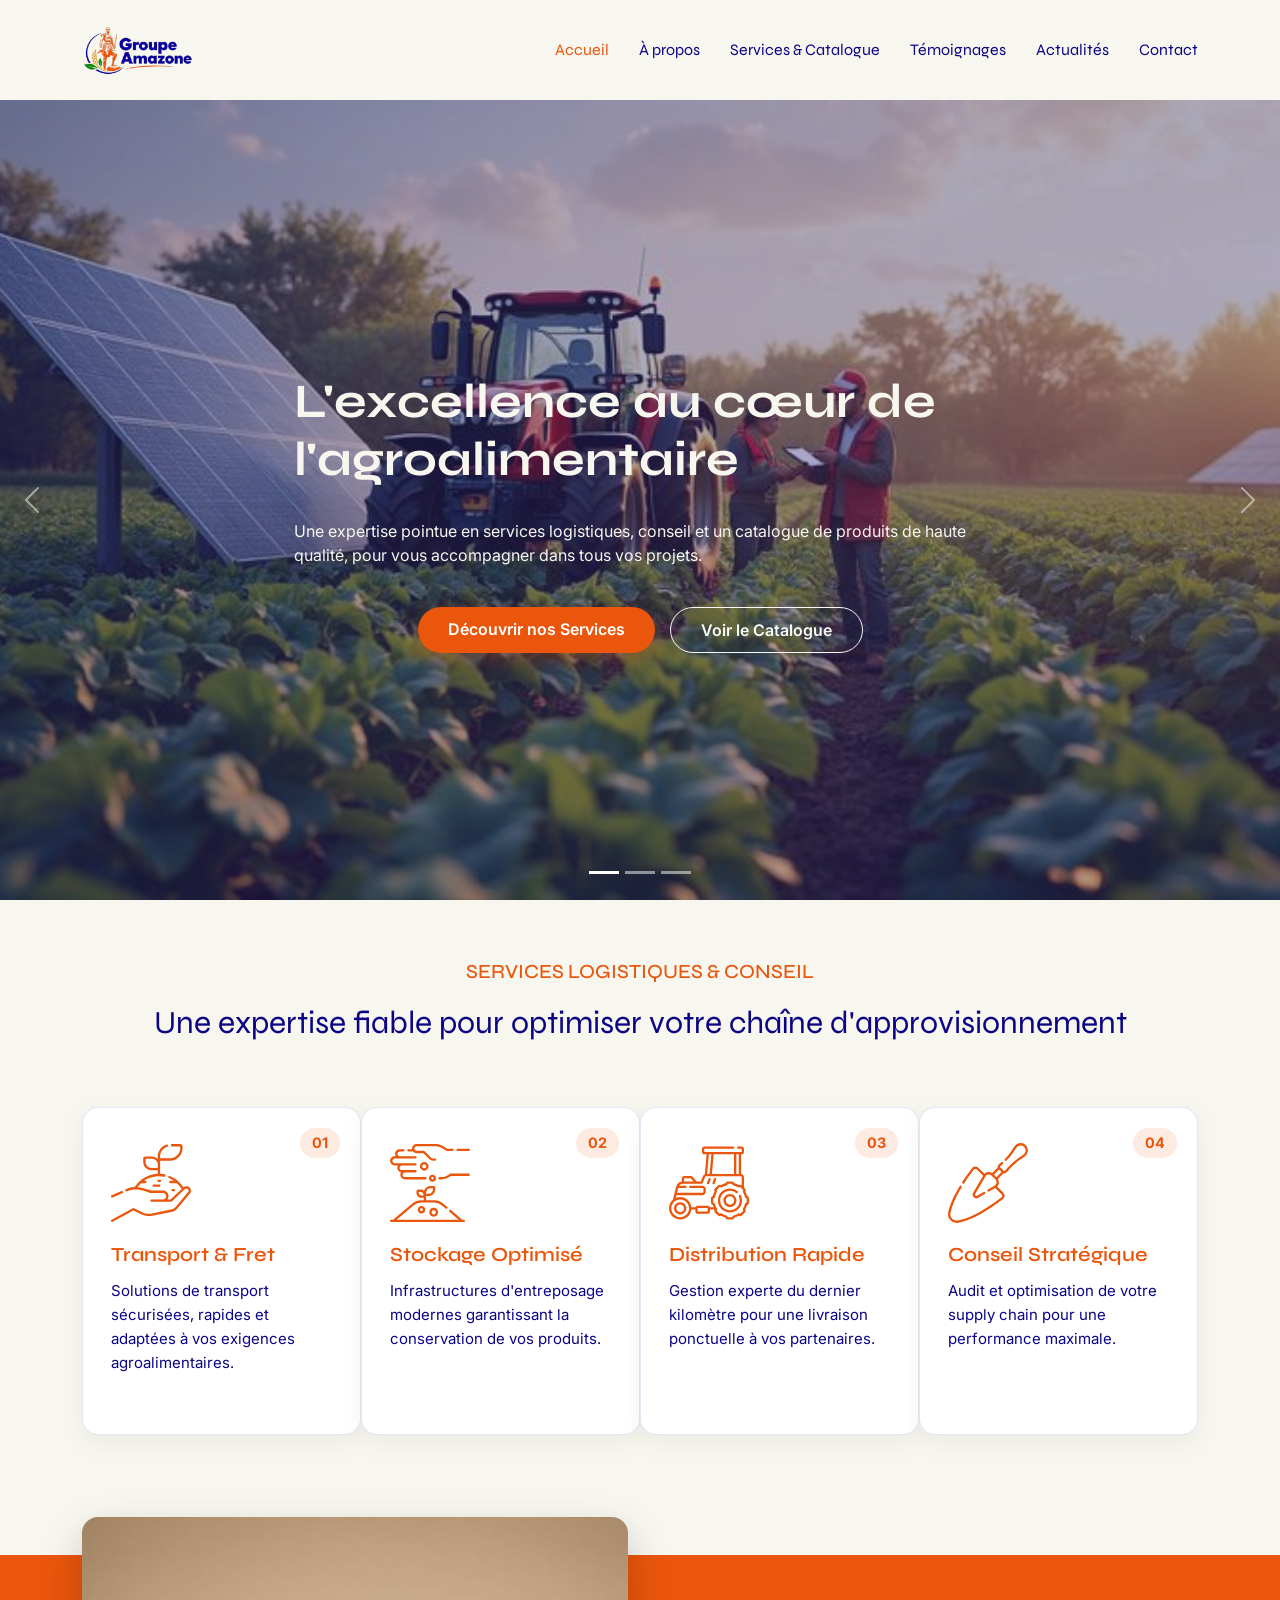
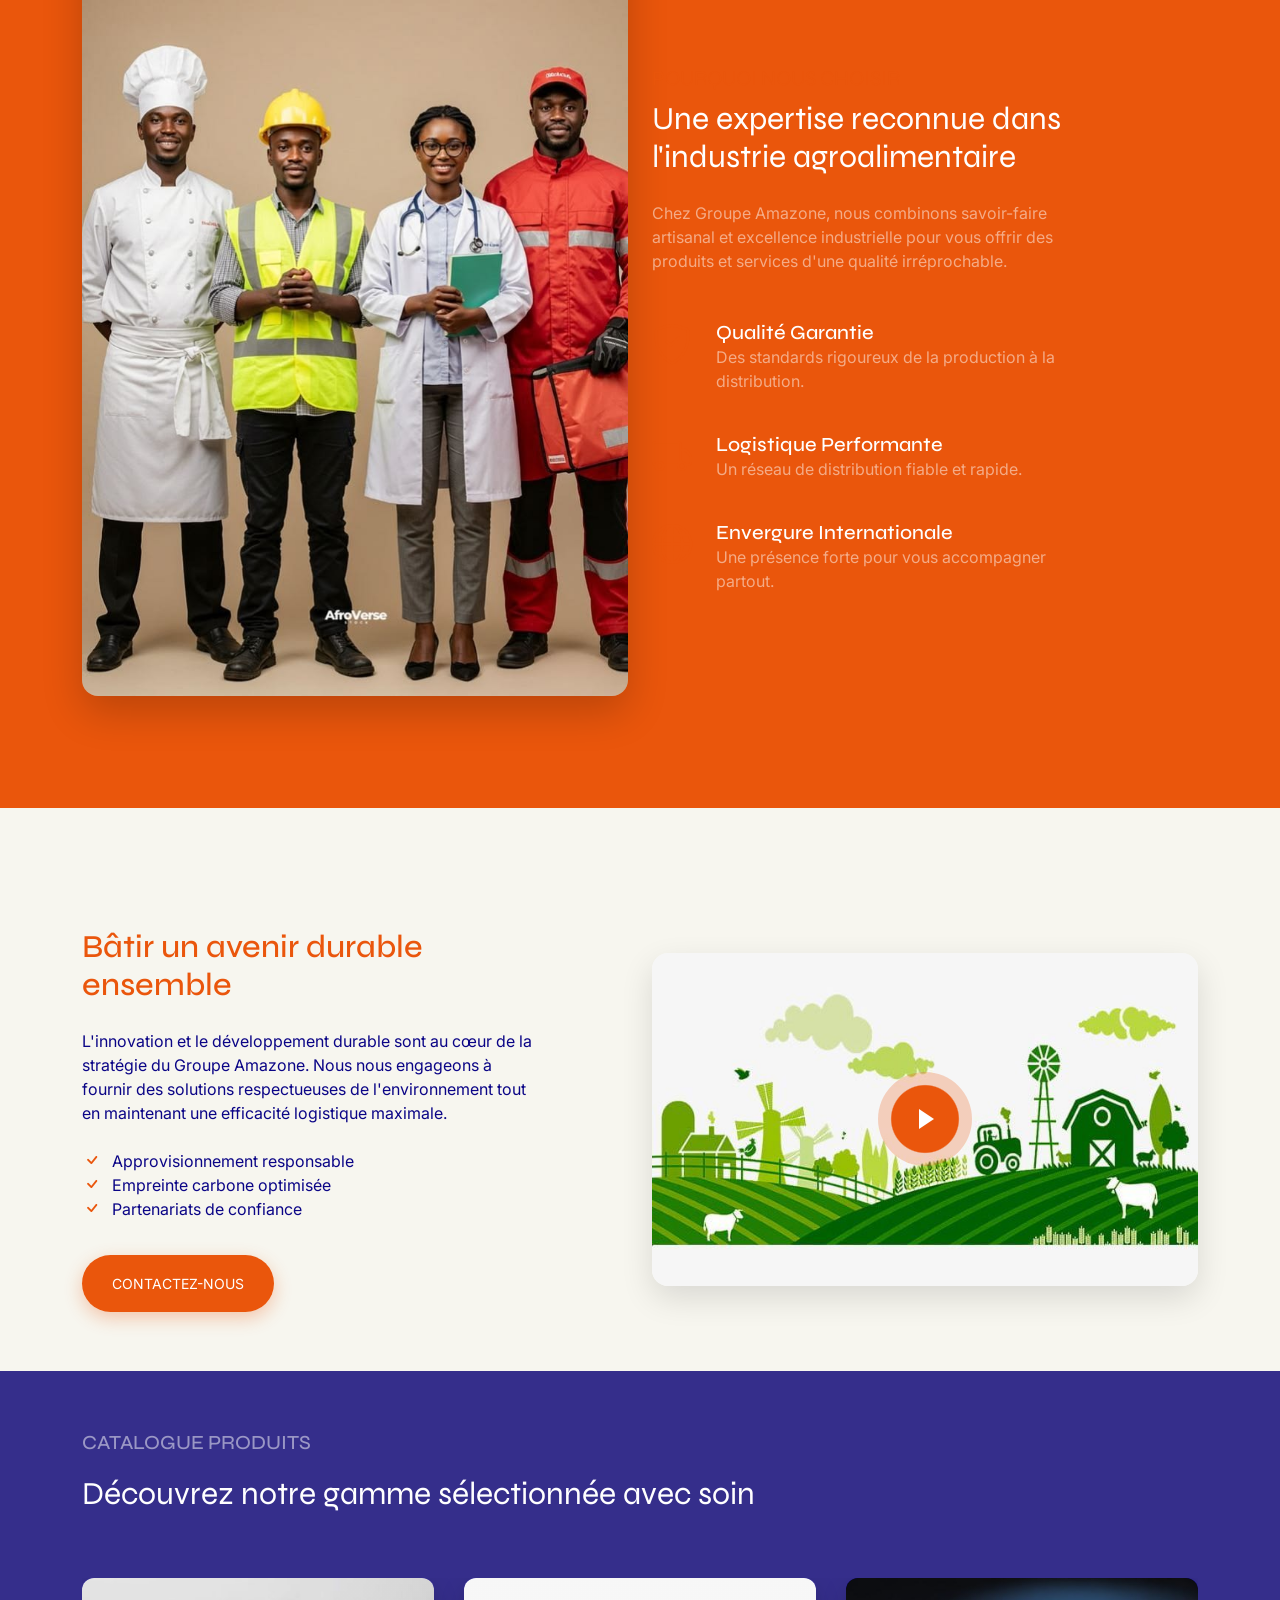
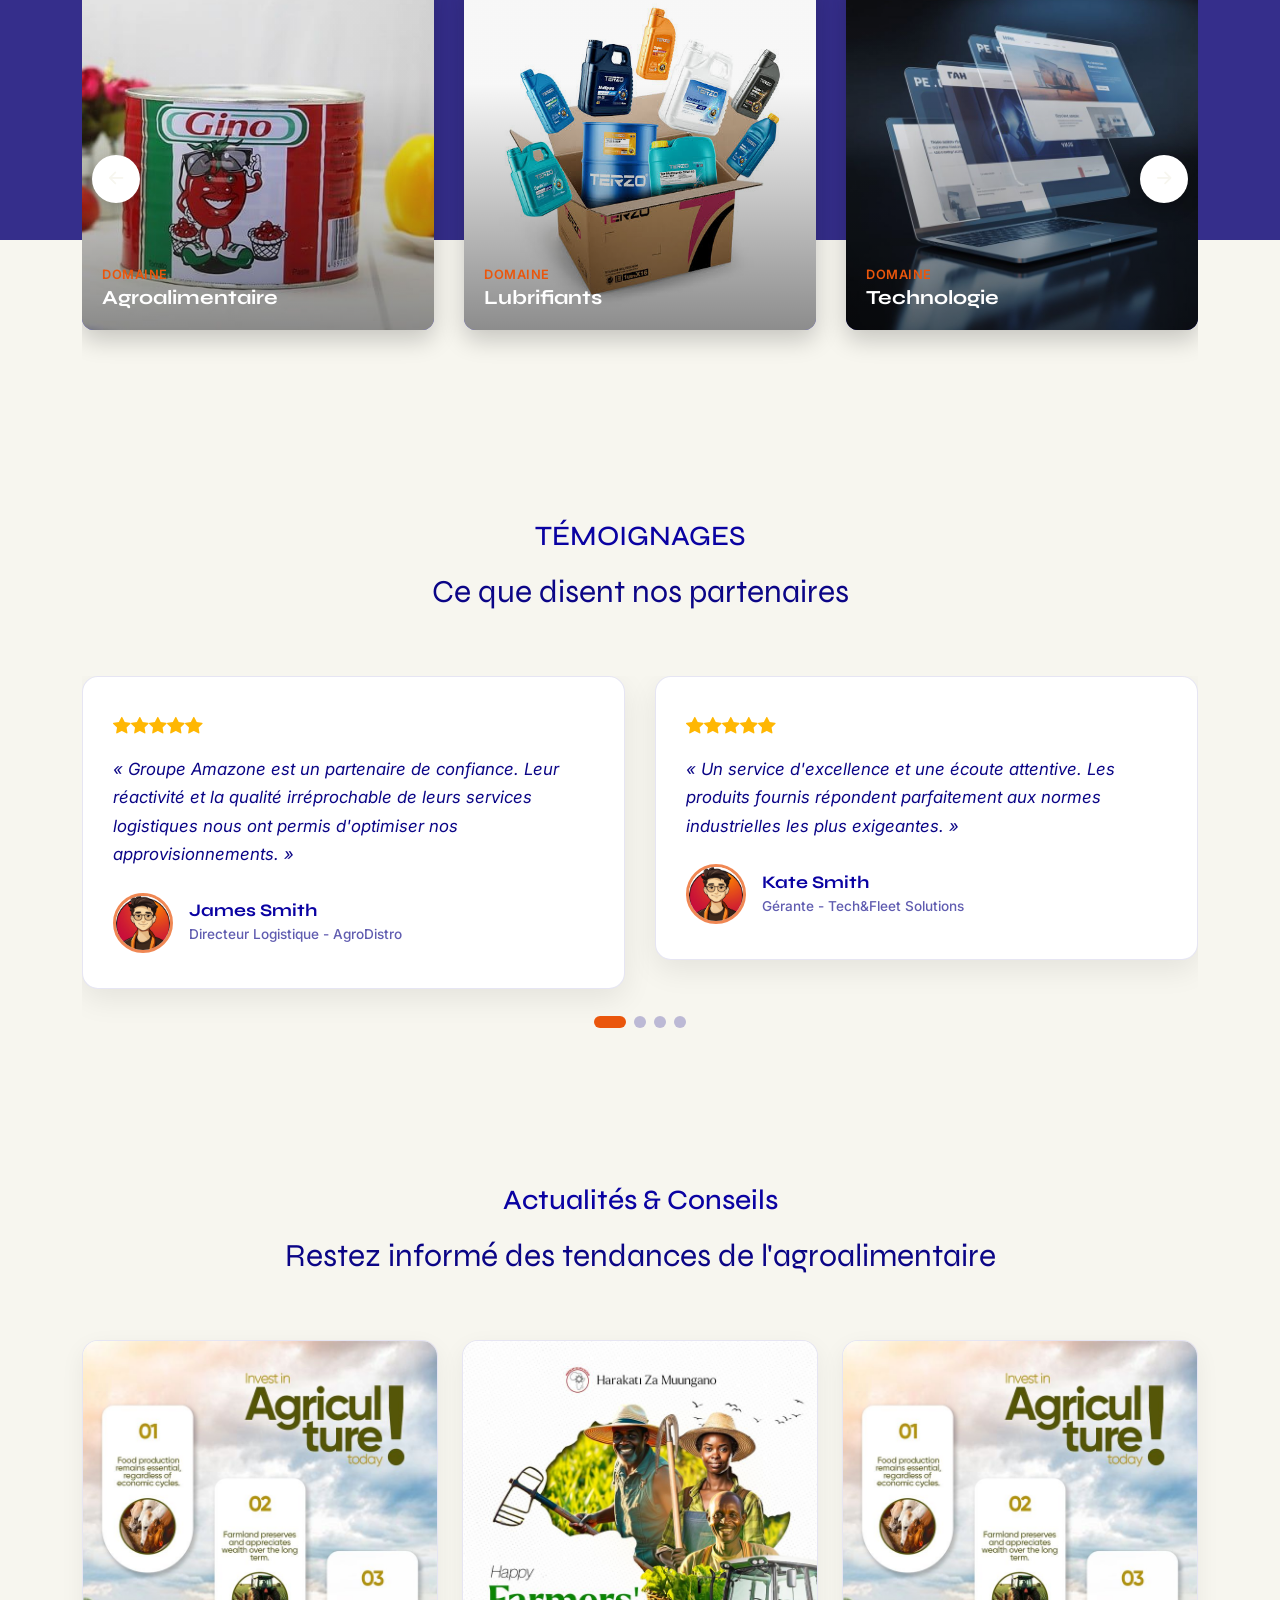
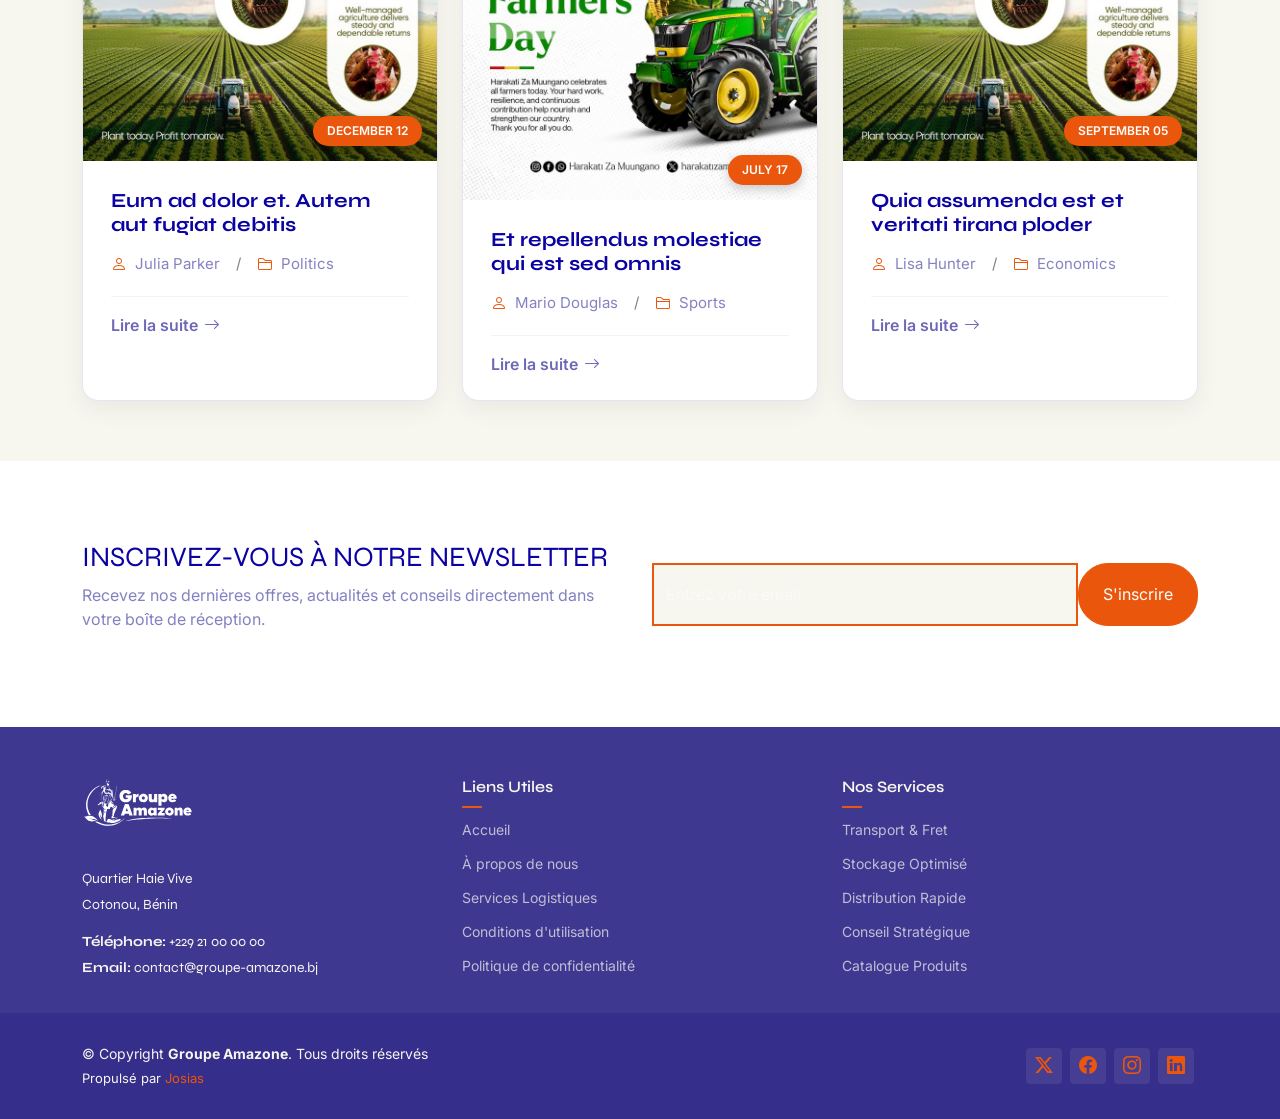
<file: index.html>
<!DOCTYPE html>
<html lang="en">

<head>
  <meta charset="utf-8">
  <meta content="width=device-width, initial-scale=1.0" name="viewport">
  <title>Groupe Amazone</title>
  <meta name="description" content="Groupe Amazone - Vitrine institutionnelle">
  <meta name="keywords" content="agroalimentaire, logistique, conseil, catalogue">

  <!-- Favicons -->
  <link href="logoAmazone.jpeg" rel="icon">
  <link href="logoAmazone.jpeg" rel="apple-touch-icon">

  <!-- Fonts -->
  <link href="https://fonts.googleapis.com" rel="preconnect">
  <link href="https://fonts.gstatic.com" rel="preconnect" crossorigin>
  <link
    href="https://fonts.googleapis.com/css2?family=Inter:wght@300;400;500;600;700&family=Syne:wght@400;500;600;700;800&display=swap"
    rel="stylesheet">

  <!-- Vendor CSS Files -->
  <link href="assets/vendor/bootstrap/css/bootstrap.min.css" rel="stylesheet">
  <link href="assets/vendor/bootstrap-icons/bootstrap-icons.css" rel="stylesheet">
  <link href="assets/vendor/aos/aos.css" rel="stylesheet">
  <link href="assets/vendor/swiper/swiper-bundle.min.css" rel="stylesheet">
  <link href="assets/vendor/glightbox/css/glightbox.min.css" rel="stylesheet">

  <!-- Main CSS File -->
  <link href="assets/css/main.css" rel="stylesheet">

  <!-- =======================================================
  * Template Name: AgriCulture
  * Template URL: https://bootstrapmade.com/agriculture-bootstrap-website-template/
  * Updated: Aug 07 2024 with Bootstrap v5.3.3
  * Author: BootstrapMade.com
  * License: https://bootstrapmade.com/license/
  ======================================================== -->
</head>

<body class="index-page">

  <header id="header" class="header d-flex align-items-center position-relative">
    <div class="container-fluid container-xl position-relative d-flex align-items-center justify-content-between">

      <a href="index.html" class="logo d-flex align-items-center">
        <img src="logo.svg" alt="Groupe Amazone" style="max-height: 50px;">
      </a>

      <nav id="navmenu" class="navmenu">
        <ul>
          <li><a href="index.html" class="active">Accueil</a></li>
          <li><a href="about.html">À propos</a></li>
          <li><a href="services.html">Services & Catalogue</a></li>
          <li><a href="testimonials.html">Témoignages</a></li>
          <li><a href="blog.html">Actualités</a></li>
          <li><a href="contact.html">Contact</a></li>
        </ul>
        <i class="mobile-nav-toggle d-xl-none bi bi-list"></i>
      </nav>

    </div>
  </header>

  <main class="main">

    <!-- Hero Section -->
    <section id="hero" class="hero section dark-background">

      <div id="hero-carousel" class="carousel slide carousel-fade" data-bs-ride="carousel" data-bs-interval="5000">

        <div class="carousel-item active">
          <img src="agro.jpg" alt="Agroalimentaire">
          <div class="carousel-container">
            <h2>L'excellence au cœur de l'agroalimentaire</h2>
            <p>Une expertise pointue en services logistiques, conseil et un catalogue de produits de haute qualité, pour
              vous accompagner dans tous vos projets.</p>
            <div class="d-flex mt-4" style="gap: 15px; justify-content: center;">
              <a href="#services" class="btn btn-primary"
                style="background-color: var(--accent-color); border: none; padding: 10px 30px; font-weight: 600;">Découvrir
                nos Services</a>
              <a href="#services-2" class="btn btn-outline-light" style="padding: 10px 30px; font-weight: 600;">Voir le
                Catalogue</a>
            </div>
          </div>
        </div><!-- End Carousel Item -->

        <div class="carousel-item">
          <img src="lubrifiantterzo.jpg" alt="Lubrifiants">
          <div class="carousel-container">
            <h2>Commercialisation de lubrifiants de qualité</h2>
            <p>Des huiles et lubrifiants performants pour répondre aux exigences de vos moteurs et équipements
              industriels.</p>
            <div class="d-flex mt-4" style="gap: 15px; justify-content: center;">
              <a href="#services-2" class="btn btn-primary"
                style="background-color: var(--accent-color); border: none; padding: 10px 30px; font-weight: 600;">Voir
                le Catalogue</a>
            </div>
          </div>
        </div><!-- End Carousel Item -->

        <div class="carousel-item">
          <img src="solutiontech.jpg" alt="Technologie">
          <div class="carousel-container">
            <h2>Solutions technologiques innovantes</h2>
            <p>Des équipements et des solutions à la pointe de la technologie pour optimiser vos processus et
              accompagner votre croissance.</p>
            <div class="d-flex mt-4" style="gap: 15px; justify-content: center;">
              <a href="#services-2" class="btn btn-outline-light" style="padding: 10px 30px; font-weight: 600;">Voir le
                Catalogue</a>
            </div>
          </div>
        </div><!-- End Carousel Item -->

        <a class="carousel-control-prev" href="#hero-carousel" role="button" data-bs-slide="prev">
          <span class="carousel-control-prev-icon bi bi-chevron-left" aria-hidden="true"></span>
        </a>

        <a class="carousel-control-next" href="#hero-carousel" role="button" data-bs-slide="next">
          <span class="carousel-control-next-icon bi bi-chevron-right" aria-hidden="true"></span>
        </a>

        <ol class="carousel-indicators"></ol>

      </div>

    </section><!-- /Hero Section -->

    <!-- Services Section -->
    <section id="services" class="services section">

      <!-- Section Title -->
      <div class="container section-title" data-aos="fade-up">
        <h2>SERVICES LOGISTIQUES & CONSEIL</h2>
        <p>Une expertise fiable pour optimiser votre chaîne d'approvisionnement</p>
      </div><!-- End Section Title -->
      <div class="content">
        <div class="container">
          <div class="row g-0">
            <div class="col-lg-3 col-md-6">
              <div class="service-item">
                <span class="number">01</span>
                <div class="service-item-icon">
                  <svg xmlns="http://www.w3.org/2000/svg" version="1.1" xmlns:xlink="http://www.w3.org/1999/xlink"
                    width="80" height="80" x="0" y="0" viewBox="0 0 509.435 509.435"
                    style="enable-background: new 0 0 512 512" xml:space="preserve" class="">
                    <g>
                      <path
                        d="M7.506 347.639c.994 0 2.005-.199 2.976-.619l62.037-26.857a7.5 7.5 0 0 0 3.903-9.862 7.5 7.5 0 0 0-9.862-3.903L4.523 333.255a7.501 7.501 0 0 0 2.983 14.384zM500.883 283.197c-10.953-10.952-28.175-11.423-39.689-1.267l-10.034-13.307c-19.783-26.239-46.1-46.623-76.103-58.948a7.5 7.5 0 0 0-5.699 13.875c11.136 4.575 21.708 10.382 31.567 17.249h-22.621c-4.143 0-7.5 3.358-7.5 7.5s3.357 7.5 7.5 7.5h41.188a169.382 169.382 0 0 1 19.691 21.855l11.048 14.652-71.171 67.597h-19.48a35.772 35.772 0 0 0 6.775-20.976c0-19.837-16.139-35.975-35.976-35.975h-75.023l-48.33-15.005a160.871 160.871 0 0 0-37.992-6.934l2.533-3.359a169.852 169.852 0 0 1 19.67-21.855h27.398c4.143 0 7.5-3.358 7.5-7.5s-3.357-7.5-7.5-7.5h-8.848a165.125 165.125 0 0 1 38.01-19.73c28.992-10.532 60.376-12.89 90.754-6.821a7.498 7.498 0 0 0 8.824-5.885 7.5 7.5 0 0 0-5.885-8.824 184.517 184.517 0 0 0-28.616-3.4v-83.727h64.189c43.49 0 78.872-35.382 78.872-78.872V22.488c0-8.712-7.088-15.801-15.801-15.801h-51.729c-4.143 0-7.5 3.358-7.5 7.5s3.357 7.5 7.5 7.5h51.729c.441 0 .801.359.801.801v11.051c0 35.219-28.653 63.872-63.872 63.872h-64.189V85.559c0-28.082 18.793-53.262 45.701-61.234a7.5 7.5 0 1 0-4.261-14.382c-15.972 4.732-30.338 14.681-40.451 28.015-10.46 13.79-15.988 30.25-15.988 47.601v16.416c-9.59-9.839-22.97-15.965-37.762-15.965h-43.432c-6.193 0-11.232 5.039-11.232 11.232v23.629c0 29.093 23.669 52.762 52.763 52.762h39.663v22.475a183.375 183.375 0 0 0-55.199 10.86c-32.974 11.978-61.705 33.297-83.085 61.653l-9.313 12.351a161.07 161.07 0 0 0-54.289 12.692 7.5 7.5 0 0 0-3.949 9.844 7.498 7.498 0 0 0 9.844 3.949c31.858-13.616 67.62-15.458 100.696-5.188l49.416 15.343c.72.224 1.47.337 2.224.337h76.161c11.566 0 20.976 9.409 20.976 20.975s-9.409 20.976-20.976 20.976h-71.803c-4.143 0-7.5 3.358-7.5 7.5s3.357 7.5 7.5 7.5h123.477a7.5 7.5 0 0 0 5.165-2.062l83.48-79.289c5.56-5.279 14.158-5.167 19.577.252a13.957 13.957 0 0 1 .853 18.9l-80.942 97.046a37.161 37.161 0 0 1-21.112 12.581L259.57 448.474c-20.377 4.113-41.89 1.365-60.575-7.739l-53.332-25.982a7.507 7.507 0 0 0-6.884.162L3.903 488.665a7.5 7.5 0 0 0 7.197 13.161l131.475-71.888 49.849 24.285c21.631 10.538 46.53 13.72 70.114 8.957l129.506-26.146a52.209 52.209 0 0 0 29.663-17.677l80.942-97.046c9.682-11.61 8.923-28.426-1.766-39.114zM258.212 158.634c-20.822 0-37.763-16.94-37.763-37.762V101.01h39.664c20.822 0 37.762 16.94 37.762 37.762v19.861h-39.663z"
                        fill="currentColor" opacity="1" data-original="currentColor"></path>
                      <path
                        d="M319.171 240.778a7.5 7.5 0 0 0-7.5-7.5h-9.43c-4.143 0-7.5 3.358-7.5 7.5s3.357 7.5 7.5 7.5h9.43a7.5 7.5 0 0 0 7.5-7.5zM272.068 264.08c-4.143 0-7.5 3.358-7.5 7.5s3.357 7.5 7.5 7.5h34.888c4.143 0 7.5-3.358 7.5-7.5s-3.357-7.5-7.5-7.5zM400.305 307.996c4.143 0 7.5-3.358 7.5-7.5s-3.357-7.5-7.5-7.5h-8.172c-4.143 0-7.5 3.358-7.5 7.5s3.357 7.5 7.5 7.5z"
                        fill="currentColor" opacity="1" data-original="currentColor"></path>
                    </g>
                  </svg>
                </div>
                <div class="service-item-content">
                  <h3 class="service-heading" style="color: var(--accent-color);">Transport & Fret</h3>
                  <p>
                    Solutions de transport sécurisées, rapides et adaptées à vos exigences agroalimentaires.
                  </p>
                </div>
              </div>
            </div>
            <div class="col-lg-3 col-md-6">
              <div class="service-item">
                <span class="number">02</span>
                <div class="service-item-icon">
                  <svg xmlns="http://www.w3.org/2000/svg" version="1.1" xmlns:xlink="http://www.w3.org/1999/xlink"
                    width="80" height="80" x="0" y="0" viewBox="0 0 514.314 514.314"
                    style="enable-background: new 0 0 512 512" xml:space="preserve" class="">
                    <g>
                      <path
                        d="M434.176 51.297h72.639c4.143 0 7.5-3.358 7.5-7.5s-3.357-7.5-7.5-7.5h-72.639c-4.143 0-7.5 3.358-7.5 7.5s3.357 7.5 7.5 7.5zM117.994 54.791h30.852c5.47 6.605 13.729 10.82 22.955 10.82h42.865l35.886 35.886c8.246 8.246 19.209 12.787 30.869 12.787h8.32c4.143 0 7.5-3.358 7.5-7.5s-3.357-7.5-7.5-7.5h-8.32c-7.654 0-14.85-2.981-20.262-8.393l-38.083-38.083a7.5 7.5 0 0 0-5.304-2.197H171.8c-8.159 0-14.797-6.638-14.797-14.797s6.638-14.797 14.797-14.797h123.757a66.756 66.756 0 0 1 35.416 10.157l30.374 18.983a7.497 7.497 0 0 0 3.975 1.14h36.891c4.143 0 7.5-3.358 7.5-7.5s-3.357-7.5-7.5-7.5h-34.739l-28.551-17.843a81.742 81.742 0 0 0-43.365-12.437H171.801c-16.43 0-29.797 13.367-29.797 29.798 0 1.349.099 2.675.273 3.977h-24.283a7.5 7.5 0 1 0 0 14.999zM30.38 144.476h20.344a29.724 29.724 0 0 0-4.003 14.921c0 14.399 10.225 26.453 23.795 29.288a29.746 29.746 0 0 0-4.371 15.555c0 16.499 13.423 29.921 29.921 29.921h131.637a7.5 7.5 0 0 0 7.498-7.688 7.5 7.5 0 0 0-8.307-7.311H96.065c-8.228 0-14.921-6.694-14.921-14.921s6.693-14.921 14.921-14.921H163.9c4.143 0 7.5-3.358 7.5-7.5s-3.357-7.5-7.5-7.5H76.643c-8.228 0-14.922-6.694-14.922-14.921s6.694-14.921 14.922-14.921H163.9c4.143 0 7.5-3.358 7.5-7.5s-3.357-7.5-7.5-7.5H30.38c-8.228 0-14.921-6.694-14.921-14.921s6.693-14.921 14.921-14.921H163.9c4.143 0 7.5-3.358 7.5-7.5s-3.357-7.5-7.5-7.5H62.547c-8.228 0-14.921-6.694-14.921-14.921s6.693-14.921 14.921-14.921h23.485c4.143 0 7.5-3.358 7.5-7.5s-3.357-7.5-7.5-7.5H62.547c-16.498 0-29.921 13.423-29.921 29.921a29.719 29.719 0 0 0 4.003 14.921H30.38C13.882 84.636.459 98.059.459 114.557s13.423 29.919 29.921 29.919zM506.814 196.74H389.248a7.497 7.497 0 0 0-4.629 1.599l-5.613 4.403c-13.495 10.588-30.375 16.42-47.529 16.42h-12.272a7.5 7.5 0 0 0-8.309 7.5 7.5 7.5 0 0 0 7.5 7.5h13.081c20.496 0 40.664-6.967 56.788-19.618l3.574-2.804h114.976a7.5 7.5 0 1 0-.001-15z"
                        fill="currentColor" opacity="1" data-original="currentColor" class=""></path>
                      <path
                        d="M192.215 150.164c0 15.372 12.506 27.878 27.878 27.878s27.879-12.506 27.879-27.878-12.507-27.878-27.879-27.878-27.878 12.506-27.878 27.878zm40.757 0c0 7.101-5.777 12.878-12.879 12.878-7.101 0-12.878-5.777-12.878-12.878s5.777-12.878 12.878-12.878c7.101-.001 12.879 5.777 12.879 12.878zM273.049 203.771c-12.599 0-22.848 10.25-22.848 22.848s10.249 22.847 22.848 22.847 22.848-10.249 22.848-22.847-10.25-22.848-22.848-22.848zm0 30.695c-4.327 0-7.848-3.52-7.848-7.847s3.521-7.848 7.848-7.848 7.848 3.521 7.848 7.848-3.521 7.847-7.848 7.847zM474.178 493.298h-9.202l-73.199-62.323c-3.155-2.686-7.888-2.305-10.573.849s-2.305 7.887.849 10.572l59.785 50.902H43.105l108.164-92.092a77.855 77.855 0 0 1 50.423-18.558h81.558a77.851 77.851 0 0 1 50.423 18.558l24.029 20.458a7.498 7.498 0 0 0 10.573-.849 7.5 7.5 0 0 0-.849-10.572l-24.029-20.458a92.867 92.867 0 0 0-60.147-22.137h-51.158v-26.806h15.44c24.205 0 43.896-19.692 43.896-43.897v-8.808c0-6.785-5.52-12.305-12.305-12.305h-18.135c-19.99 0-36.891 13.437-42.174 31.749-5.716-4.945-13.156-7.947-21.29-7.947h-15.061c-6.942 0-12.591 5.648-12.591 12.592v7.399c0 17.97 14.619 32.589 32.589 32.589h14.629v15.433h-15.399a92.867 92.867 0 0 0-60.147 22.137L19.967 493.298H7.5c-4.143 0-7.5 3.358-7.5 7.5s3.357 7.5 7.5 7.5h466.678a7.5 7.5 0 0 0 0-15zM232.092 319.73c0-15.934 12.963-28.897 28.897-28.897h15.439v6.112c0 15.934-12.963 28.897-28.896 28.897h-15.44zm-16.978 17.485h-12.651c-9.698 0-17.589-7.89-17.589-17.589v-4.991h12.651c9.698 0 17.589 7.89 17.589 17.589z"
                        fill="currentColor" opacity="1" data-original="currentColor" class=""></path>
                      <path
                        d="M178.358 429.065c0 13.218 10.754 23.972 23.972 23.972s23.972-10.753 23.972-23.972-10.754-23.972-23.972-23.972-23.972 10.753-23.972 23.972zm32.944 0c0 4.947-4.024 8.972-8.972 8.972s-8.972-4.025-8.972-8.972 4.024-8.972 8.972-8.972 8.972 4.024 8.972 8.972zM252.23 445.536c0 15.706 12.777 28.484 28.483 28.484s28.484-12.778 28.484-28.484-12.778-28.484-28.484-28.484-28.483 12.778-28.483 28.484zm41.968 0c0 7.435-6.049 13.484-13.484 13.484s-13.483-6.049-13.483-13.484 6.049-13.484 13.483-13.484c7.435 0 13.484 6.049 13.484 13.484z"
                        fill="currentColor" opacity="1" data-original="currentColor" class=""></path>
                    </g>
                  </svg>
                </div>
                <div class="service-item-content">
                  <h3 class="service-heading" style="color: var(--accent-color);">Stockage Optimisé</h3>
                  <p>
                    Infrastructures d'entreposage modernes garantissant la conservation de vos produits.
                  </p>
                </div>
              </div>
            </div>
            <div class="col-lg-3 col-md-6">
              <div class="service-item">
                <span class="number">03</span>
                <div class="service-item-icon">
                  <svg xmlns="http://www.w3.org/2000/svg" version="1.1" xmlns:xlink="http://www.w3.org/1999/xlink"
                    width="80" height="80" x="0" y="0" viewBox="0 0 516.53 516.53"
                    style="enable-background: new 0 0 512 512" xml:space="preserve" class="">
                    <g>
                      <path
                        d="M504.085 341.447a113.617 113.617 0 0 0-11.524-27.805c3.866-6.212 3.104-14.506-2.288-19.897l-5.804-5.804v-67.388c0-10.907-8.398-19.878-19.066-20.817V73.099h4.012c8.301 0 15.054-6.753 15.054-15.054V37.599c0-8.301-6.753-15.054-15.054-15.054h-23.242a7.5 7.5 0 0 0 0 15l23.296.054-.054 20.5-241.554-.054.054-20.5H414.21a7.5 7.5 0 0 0 0-15H227.916c-8.301 0-15.054 6.753-15.054 15.054v20.446c0 8.301 6.753 15.054 15.054 15.054h14.719L231.27 201.13c-5.215 2.077-9.463 6.215-11.642 11.675l-14.014 35.128h-27.323l-24.417-28.857a16.73 16.73 0 0 0-12.795-5.936H99.071c-9.242 0-16.761 7.519-16.761 16.761v18.66a44.759 44.759 0 0 0-35.97 33.278L24.937 367.09C9.676 380.359 0 399.894 0 421.658c0 39.881 32.446 72.327 72.328 72.327 37.349 0 68.174-28.457 71.938-64.827h25.905v12.546c0 8.282 6.738 15.02 15.02 15.02h64.364c8.282 0 15.02-6.738 15.02-15.02v-12.546h29.374c-3.278 6.098-2.356 13.875 2.785 19.016l19.555 19.554a16 16 0 0 0 11.388 4.718c3.045 0 5.961-.839 8.506-2.431a113.556 113.556 0 0 0 27.808 11.525c1.662 7.123 8.064 12.445 15.686 12.445h27.655c7.602 0 13.99-5.293 15.672-12.441a113.582 113.582 0 0 0 27.814-11.525 15.986 15.986 0 0 0 8.514 2.427c4.302 0 8.346-1.675 11.388-4.717l19.555-19.555c5.396-5.396 6.156-13.7 2.29-19.901a113.607 113.607 0 0 0 11.522-27.801c7.123-1.662 12.445-8.064 12.445-15.686v-27.655c-.002-7.621-5.324-14.023-12.447-15.684zm-53.681-141.805h-15.681V73.099h15.681zM419.723 73.099v126.543h-142.46l11.233-126.543zm-146.286 0-11.233 126.543h-15.743l11.234-126.543zM99.071 228.14h42.008c.519 0 1.008.227 1.344.624l16.219 19.169H97.311v-18.032c0-.971.79-1.761 1.76-1.761zm-51.11 108.845h167.157c12.315 0 22.334-10.019 22.334-22.334v-16.152c0-12.315-10.019-22.334-22.334-22.334h-77.364a7.5 7.5 0 0 0 0 15h77.364c4.044 0 7.334 3.29 7.334 7.334v16.152c0 4.044-3.29 7.334-7.334 7.334H51.727l7.738-30.821h46.327a7.5 7.5 0 0 0 0-15h-40.76a29.774 29.774 0 0 1 24.779-13.231h120.886a7.5 7.5 0 0 0 6.966-4.721l15.897-39.849a5.883 5.883 0 0 1 5.49-3.721h224.51a5.916 5.916 0 0 1 5.91 5.91v52.522c-5.348-4.343-12.853-4.747-18.636-1.165a113.598 113.598 0 0 0-27.818-11.532c-1.662-7.123-8.063-12.445-15.685-12.445h-27.655c-7.602 0-13.99 5.294-15.672 12.441a113.583 113.583 0 0 0-27.818 11.527c-6.213-3.868-14.506-3.104-19.897 2.288l-19.555 19.555c-5.375 5.375-6.149 13.637-2.28 19.884a113.572 113.572 0 0 0-11.531 27.818c-7.123 1.662-12.445 8.063-12.445 15.685v27.655c0 7.602 5.293 13.99 12.441 15.672 1.242 4.67 2.784 9.24 4.603 13.699h-24.12c-2.277-5.402-7.626-9.204-13.847-9.204h-64.364c-6.221 0-11.569 3.802-13.847 9.204h-27.078c-3.764-36.371-34.589-64.828-71.938-64.828a71.896 71.896 0 0 0-28.994 6.086zm24.367 142c-31.61 0-57.328-25.717-57.328-57.327s25.717-57.328 57.328-57.328 57.327 25.717 57.327 57.328-25.717 57.327-57.327 57.327zm177.24-37.262h-.013l-64.384-.02.02-21.75 64.384.02zm251.962-56.937c0 .609-.496 1.105-1.189 1.105-4.816 0-8.956 3.287-10.065 7.992a98.695 98.695 0 0 1-12.139 29.288c-2.543 4.113-1.939 9.365 1.447 12.75l.084.084a1.105 1.105 0 0 1 0 1.562l-19.555 19.555a1.085 1.085 0 0 1-.781.323c-.208 0-.514-.056-.761-.303a3.326 3.326 0 0 0-.084-.084c-3.406-3.407-8.658-4.01-12.77-1.467a98.657 98.657 0 0 1-29.288 12.138c-4.706 1.11-7.992 5.25-7.992 10.15 0 .609-.496 1.105-1.104 1.105h-27.655c-.609 0-1.105-.496-1.105-1.189 0-4.816-3.287-8.956-7.992-10.066a98.69 98.69 0 0 1-29.287-12.137 10.35 10.35 0 0 0-5.455-1.561c-2.68 0-5.338 1.049-7.38 3.091a1.085 1.085 0 0 1-.781.323c-.208 0-.513-.056-.781-.324l-19.555-19.555c-.431-.431-.431-1.132.064-1.627 3.406-3.406 4.009-8.657 1.466-12.77a98.66 98.66 0 0 1-12.138-29.287c-1.11-4.706-5.25-7.992-10.15-7.992a1.107 1.107 0 0 1-1.105-1.105V357.13c0-.609.496-1.104 1.189-1.104 4.816 0 8.956-3.287 10.066-7.992a98.661 98.661 0 0 1 12.138-29.288c2.542-4.112 1.939-9.364-1.531-12.833a1.106 1.106 0 0 1 0-1.563l19.555-19.555c.431-.431 1.132-.431 1.626.064 3.407 3.408 8.658 4.011 12.77 1.467a98.666 98.666 0 0 1 29.288-12.138c4.706-1.11 7.992-5.25 7.992-10.15 0-.609.496-1.105 1.105-1.105h27.655c.609 0 1.104.496 1.104 1.189 0 4.816 3.287 8.956 7.992 10.066a98.664 98.664 0 0 1 29.288 12.139c4.113 2.543 9.365 1.939 12.833-1.531a1.107 1.107 0 0 1 1.563 0l19.555 19.555c.431.431.431 1.132-.062 1.625-3.408 3.406-4.012 8.658-1.468 12.771a98.666 98.666 0 0 1 12.138 29.288c1.11 4.706 5.25 7.992 10.066 7.992h.084c.609 0 1.105.496 1.105 1.104z"
                        fill="currentColor" opacity="1" data-original="currentColor" class=""></path>
                      <path
                        d="M454.895 335.721a7.5 7.5 0 0 0-3.834 9.889 62.412 62.412 0 0 1 5.335 25.349c0 34.678-28.213 62.891-62.891 62.891s-62.891-28.213-62.891-62.891c0-34.679 28.213-62.892 62.891-62.892a62.934 62.934 0 0 1 40.397 14.703 7.5 7.5 0 0 0 10.566-.923 7.5 7.5 0 0 0-.923-10.566 77.96 77.96 0 0 0-50.041-18.213c-42.949 0-77.891 34.942-77.891 77.892 0 42.949 34.942 77.891 77.891 77.891s77.891-34.942 77.891-77.891c0-10.895-2.224-21.46-6.611-31.403a7.5 7.5 0 0 0-9.889-3.836zM72.328 381.807c-21.974 0-39.851 17.877-39.851 39.851s17.877 39.851 39.851 39.851 39.851-17.877 39.851-39.851-17.878-39.851-39.851-39.851zm0 64.702c-13.703 0-24.851-11.148-24.851-24.851s11.148-24.851 24.851-24.851 24.851 11.148 24.851 24.851-11.149 24.851-24.851 24.851z"
                        fill="currentColor" opacity="1" data-original="currentColor" class=""></path>
                      <path
                        d="M393.504 328.829c-23.23 0-42.13 18.899-42.13 42.13 0 23.23 18.899 42.129 42.13 42.129s42.13-18.899 42.13-42.129-18.9-42.13-42.13-42.13zm0 69.26c-14.959 0-27.13-12.17-27.13-27.129s12.17-27.13 27.13-27.13 27.13 12.17 27.13 27.13c0 14.958-12.171 27.129-27.13 27.129zM249.861 265.585a7.487 7.487 0 0 0 2.663.491 7.503 7.503 0 0 0 7.013-4.838l9.438-24.841a7.5 7.5 0 0 0-14.022-5.328l-9.438 24.841a7.499 7.499 0 0 0 4.346 9.675zM285.384 265.585a7.487 7.487 0 0 0 2.663.491 7.502 7.502 0 0 0 7.012-4.838l9.439-24.841a7.5 7.5 0 0 0-4.347-9.675 7.5 7.5 0 0 0-9.675 4.347l-9.439 24.841a7.5 7.5 0 0 0 4.347 9.675z"
                        fill="currentColor" opacity="1" data-original="currentColor" class=""></path>
                    </g>
                  </svg>
                </div>
                <div class="service-item-content">
                  <h3 class="service-heading" style="color: var(--accent-color);">Distribution Rapide</h3>
                  <p>
                    Gestion experte du dernier kilomètre pour une livraison ponctuelle à vos partenaires.
                  </p>
                </div>
              </div>
            </div>
            <div class="col-lg-3 col-md-6">
              <div class="service-item">
                <span class="number">04</span>
                <div class="service-item-icon">
                  <svg xmlns="http://www.w3.org/2000/svg" version="1.1" xmlns:xlink="http://www.w3.org/1999/xlink"
                    width="80" height="80" x="0" y="0" viewBox="0 0 509.389 509.389"
                    style="enable-background: new 0 0 512 512" xml:space="preserve" class="">
                    <g>
                      <path
                        d="M495.69 14.267A46.636 46.636 0 0 0 458.364.766a46.637 46.637 0 0 0-34.257 20.05l-24.614 35.749a309.594 309.594 0 0 1-37.289 44.521 7.5 7.5 0 0 0 10.544 10.668 324.596 324.596 0 0 0 39.1-46.684l24.614-35.749a31.674 31.674 0 0 1 23.268-13.618 31.66 31.66 0 0 1 25.354 9.17 31.681 31.681 0 0 1 9.171 25.355 31.679 31.679 0 0 1-13.618 23.267l-35.75 24.615a324.066 324.066 0 0 0-59.859 53.246l-22.502 25.667a5.412 5.412 0 0 1-3.933 1.86c-1.518.071-2.966-.518-4.047-1.599l-21.873-21.872c-1.081-1.082-1.649-2.52-1.599-4.048s.711-2.925 1.86-3.933l15.802-13.854a7.5 7.5 0 0 0-9.889-11.279l-15.802 13.854a20.546 20.546 0 0 0-6.964 14.719 20.37 20.37 0 0 0 .64 5.69l-35.241 35.241c-7.726-5.323-17.119-7.656-26.65-6.449-8.734 1.104-16.614 5.058-22.612 11.157l-37.903-37.903a28.552 28.552 0 0 0-22.3-8.292 28.547 28.547 0 0 0-20.847 11.457c-23.749 31.972-43.447 60.009-60.222 85.713a7.5 7.5 0 0 0 6.275 11.6 7.495 7.495 0 0 0 6.288-3.402c16.606-25.447 36.135-53.239 59.7-84.966a13.562 13.562 0 0 1 9.903-5.441 13.585 13.585 0 0 1 10.595 3.939l39.789 39.789-63.489 107.398c-5.606 9.484-4.179 21.121 3.554 28.957 4.724 4.785 10.89 7.271 17.211 7.271 4.233-.001 8.536-1.115 12.519-3.399l40.792-24.114a7.499 7.499 0 1 0-7.632-12.912l-40.706 24.064c-4.745 2.723-9.055 1.038-11.506-1.446-1.129-1.144-4.561-5.302-1.318-10.787L239.37 211.63c3.736-6.32 10.058-10.474 17.342-11.395 7.292-.918 14.44 1.529 19.633 6.722l25.938 25.938c5.187 5.186 7.654 12.36 6.771 19.686-.878 7.28-4.911 13.598-10.99 17.288l-44.019 26.021a7.5 7.5 0 0 0 7.632 12.912l38.725-22.893 40.397 40.396a13.558 13.558 0 0 1 3.938 10.564 13.606 13.606 0 0 1-5.428 9.926c-54.818 40.993-97.27 69.301-137.646 91.785-50.099 27.898-95.647 45.713-139.25 54.462-13.202 2.648-26.235-1.337-35.759-10.935a40.033 40.033 0 0 1-10.799-36.472c10.129-48.517 33.232-101.845 70.63-163.033a7.501 7.501 0 0 0-12.799-7.823c-38.309 62.679-62.028 117.563-72.515 167.79-3.796 18.186 1.75 36.916 14.835 50.103 10.368 10.45 24.27 16.146 38.625 16.145 3.564 0 7.159-.352 10.732-1.068 45.149-9.06 92.12-27.398 143.597-56.063 40.984-22.823 83.956-51.469 139.331-92.878a28.597 28.597 0 0 0 11.407-20.864 28.554 28.554 0 0 0-8.292-22.245l-38.525-38.525c6.079-6.031 10.002-13.987 11.063-22.799 1.106-9.18-1.037-18.215-5.937-25.753l35.39-35.39a20.4 20.4 0 0 0 5.022.654 20.546 20.546 0 0 0 15.384-6.975l22.502-25.667a309.032 309.032 0 0 1 57.086-50.779l35.749-24.614a46.635 46.635 0 0 0 20.05-34.256 46.63 46.63 0 0 0-13.5-37.328zM340.732 184.685l-32.723 32.723-15.459-15.459 32.723-32.723z"
                        fill="currentColor" opacity="1" data-original="currentColor"></path>
                    </g>
                  </svg>
                </div>
                <div class="service-item-content">
                  <h3 class="service-heading" style="color: var(--accent-color);">Conseil Stratégique</h3>
                  <p>
                    Audit et optimisation de votre supply chain pour une performance maximale.
                  </p>
                </div>
              </div>
            </div>
          </div>
        </div>
      </div>
    </section><!-- /Services Section -->

    <!-- About Section -->
    <section id="about" class="about section">

      <div class="content">
        <div class="container">
          <div class="row">
            <div class="col-lg-6 mb-4 mb-lg-0">
              <img src="expertisereconnu.jpg" alt="Image " class="img-fluid img-overlap" data-aos="zoom-out">
            </div>
            <div class="col-lg-5 ml-auto" data-aos="fade-up" data-aos-delay="100">
              <h3 class="content-subtitle opacity-50" style="color: var(--accent-color);">Pourquoi Nous Choisir</h3>
              <h2 class="content-title mb-4">
                Une expertise reconnue dans l'industrie agroalimentaire
              </h2>
              <p class="opacity-50">
                Chez Groupe Amazone, nous combinons savoir-faire artisanal et excellence industrielle pour vous offrir
                des produits et services d'une qualité irréprochable.
              </p>

              <div class="row my-5">
                <div class="col-lg-12 d-flex align-items-start mb-4">
                  <i class="bi bi-shield-check me-4 display-6" style="color: var(--accent-color);"></i>
                  <div>
                    <h4 class="m-0 h5">Qualité Garantie</h4>
                    <p class="opacity-50">Des standards rigoureux de la production à la distribution.</p>
                  </div>
                </div>
                <div class="col-lg-12 d-flex align-items-start mb-4">
                  <i class="bi bi-truck me-4 display-6" style="color: var(--accent-color);"></i>
                  <div>
                    <h4 class="m-0 h5">Logistique Performante</h4>
                    <p class="opacity-50">Un réseau de distribution fiable et rapide.</p>
                  </div>
                </div>
                <div class="col-lg-12 d-flex align-items-start">
                  <i class="bi bi-globe me-4 display-6" style="color: var(--accent-color);"></i>
                  <div>
                    <h4 class="m-0 h5">Envergure Internationale</h4>
                    <p class="opacity-50">Une présence forte pour vous accompagner partout.</p>
                  </div>
                </div>
              </div>
            </div>
          </div>
        </div>
      </div>
    </section><!-- /About Section -->

    <!-- About 3 Section -->
    <section id="about-3" class="about-3 section">

      <div class="container">
        <div class="row gy-4 justify-content-between align-items-center">
          <div class="col-lg-6 order-lg-2 position-relative" data-aos="zoom-out">
            <img src="excellenceagro.jpg" alt="Image" class="img-fluid">
            <a href="videobatir.mp4" class="glightbox pulsating-play-btn">
              <span class="play"><i class="bi bi-play-fill"></i></span>
            </a>
          </div>
          <div class="col-lg-5 order-lg-1" data-aos="fade-up" data-aos-delay="100">
            <h2 class="content-title mb-4">Bâtir un avenir durable ensemble</h2>
            <p class="mb-4">
              L'innovation et le développement durable sont au cœur de la stratégie du Groupe Amazone. Nous nous
              engageons à fournir des solutions respectueuses de l'environnement tout en maintenant une efficacité
              logistique maximale.
            </p>
            <ul class="list-unstyled list-check" style="color: var(--accent-color);">
              <li><span style="color: var(--default-color);">Approvisionnement responsable</span></li>
              <li><span style="color: var(--default-color);">Empreinte carbone optimisée</span></li>
              <li><span style="color: var(--default-color);">Partenariats de confiance</span></li>
            </ul>

            <p><a href="#" class="btn-cta">Contactez-nous</a></p>
          </div>
        </div>
      </div>
    </section><!-- /About 3 Section -->

    <!-- Services 2 Section -->
    <section id="services-2" class="services-2 section dark-background">
      <!-- Section Title -->
      <div class="container section-title" data-aos="fade-up">
        <h2>Catalogue Produits</h2>
        <p>Découvrez notre gamme sélectionnée avec soin</p>
      </div><!-- End Section Title -->

      <div class="services-carousel-wrap">
        <div class="container">
          <div class="swiper init-swiper">
            <script type="application/json" class="swiper-config">
              {
                "loop": true,
                "speed": 600,
                "autoplay": {
                  "delay": 5000,
                  "disableOnInteraction": false
                },
                "slidesPerView": 1,
                "spaceBetween": 20,
                "pagination": {
                  "el": ".swiper-pagination",
                  "type": "bullets",
                  "clickable": true
                },
                "navigation": {
                  "nextEl": ".js-custom-next",
                  "prevEl": ".js-custom-prev"
                },
                "breakpoints": {
                  "576": {
                    "slidesPerView": 2,
                    "spaceBetween": 24
                  },
                  "992": {
                    "slidesPerView": 3,
                    "spaceBetween": 30
                  }
                }
              }
            </script>
            <button class="navigation-prev js-custom-prev">
              <i class="bi bi-arrow-left-short"></i>
            </button>
            <button class="navigation-next js-custom-next">
              <i class="bi bi-arrow-right-short"></i>
            </button>
            <div class="swiper-wrapper">
              <div class="swiper-slide">
                <div class="service-item">
                  <div class="service-item-contents">
                    <a href="#">
                      <span class="service-item-category">Domaine</span>
                      <h2 class="service-item-title">Agroalimentaire</h2>
                    </a>
                  </div>
                  <img src="produitagro.jpg" alt="Agroalimentaire" class="img-fluid">
                </div>
              </div>
              <div class="swiper-slide">
                <div class="service-item">
                  <div class="service-item-contents">
                    <a href="#">
                      <span class="service-item-category">Domaine</span>
                      <h2 class="service-item-title">Lubrifiants</h2>
                    </a>
                  </div>
                  <img src="lubrTerzo.jpg" alt="Lubrifiants" class="img-fluid">
                </div>
              </div>
              <div class="swiper-slide">
                <div class="service-item">
                  <div class="service-item-contents">
                    <a href="#">
                      <span class="service-item-category">Domaine</span>
                      <h2 class="service-item-title">Technologie</h2>
                    </a>
                  </div>
                  <img src="producttech.jpg" alt="Technologie" class="img-fluid">
                </div>
              </div>
            </div>
            <div class="swiper-pagination"></div>
          </div>
        </div>
      </div>
    </section><!-- /Services 2 Section -->

    <!-- Testimonials Section -->
    <section class="testimonials-12 testimonials section" id="testimonials">
      <!-- Section Title -->
      <div class="container section-title" data-aos="fade-up">
        <h2>TÉMOIGNAGES</h2>
        <p>Ce que disent nos partenaires</p>
      </div><!-- End Section Title -->

      <div class="container" data-aos="fade-up" data-aos-delay="100">
        <div class="swiper init-swiper">
          <script type="application/json" class="swiper-config">
            {
              "loop": true,
              "speed": 600,
              "autoplay": {
                "delay": 5000,
                "disableOnInteraction": false
              },
              "slidesPerView": 1,
              "spaceBetween": 24,
              "pagination": {
                "el": ".swiper-pagination",
                "type": "bullets",
                "clickable": true
              },
              "breakpoints": {
                "768": {
                  "slidesPerView": 2,
                  "spaceBetween": 30
                }
              }
            }
          </script>
          <div class="swiper-wrapper">
            <div class="swiper-slide">
              <div class="testimonial-item">
                <div class="testimonial-content">
                  <div class="stars mb-3">
                    <i class="bi bi-star-fill"></i><i class="bi bi-star-fill"></i><i class="bi bi-star-fill"></i><i class="bi bi-star-fill"></i><i class="bi bi-star-fill"></i>
                  </div>
                  <p>
                    « Groupe Amazone est un partenaire de confiance. Leur réactivité et la qualité irréprochable de leurs services logistiques nous ont permis d'optimiser nos approvisionnements. »
                  </p>
                </div>
                <div class="testimonial-author d-flex align-items-center mt-4">
                  <img src="userdoe.jpg" alt="Testimonial author" class="testimonial-img flex-shrink-0">
                  <div class="ms-3">
                    <h3 class="client-name mb-0">James Smith</h3>
                    <span class="client-role">Directeur Logistique - AgroDistro</span>
                  </div>
                </div>
              </div>
            </div><!-- End testimonial item -->

            <div class="swiper-slide">
              <div class="testimonial-item">
                <div class="testimonial-content">
                  <div class="stars mb-3">
                    <i class="bi bi-star-fill"></i><i class="bi bi-star-fill"></i><i class="bi bi-star-fill"></i><i class="bi bi-star-fill"></i><i class="bi bi-star-fill"></i>
                  </div>
                  <p>
                    « Un service d'excellence et une écoute attentive. Les produits fournis répondent parfaitement aux normes industrielles les plus exigeantes. »
                  </p>
                </div>
                <div class="testimonial-author d-flex align-items-center mt-4">
                  <img src="userdoe.jpg" alt="Testimonial author" class="testimonial-img flex-shrink-0">
                  <div class="ms-3">
                    <h3 class="client-name mb-0">Kate Smith</h3>
                    <span class="client-role">Gérante - Tech&Fleet Solutions</span>
                  </div>
                </div>
              </div>
            </div><!-- End testimonial item -->

            <div class="swiper-slide">
              <div class="testimonial-item">
                <div class="testimonial-content">
                  <div class="stars mb-3">
                    <i class="bi bi-star-fill"></i><i class="bi bi-star-fill"></i><i class="bi bi-star-fill"></i><i class="bi bi-star-fill"></i><i class="bi bi-star-fill"></i>
                  </div>
                  <p>
                    « Leur expertise en conseil stratégique et la livraison ponctuelle ont apporté une réelle valeur ajoutée à notre chaîne de distribution. »
                  </p>
                </div>
                <div class="testimonial-author d-flex align-items-center mt-4">
                  <img src="userdoe.jpg" alt="Testimonial author" class="testimonial-img flex-shrink-0">
                  <div class="ms-3">
                    <h3 class="client-name mb-0">Claire Anderson</h3>
                    <span class="client-role">Responsable Achats - BioAgri</span>
                  </div>
                </div>
              </div>
            </div><!-- End testimonial item -->

            <div class="swiper-slide">
              <div class="testimonial-item">
                <div class="testimonial-content">
                  <div class="stars mb-3">
                    <i class="bi bi-star-fill"></i><i class="bi bi-star-fill"></i><i class="bi bi-star-fill"></i><i class="bi bi-star-fill"></i><i class="bi bi-star-fill"></i>
                  </div>
                  <p>
                    « Une collaboration exemplaire depuis plusieurs années. Leur catalogue de produits et leur accompagnement sur le terrain sont exceptionnels. »
                  </p>
                </div>
                <div class="testimonial-author d-flex align-items-center mt-4">
                  <img src="userdoe.jpg" alt="Testimonial author" class="testimonial-img flex-shrink-0">
                  <div class="ms-3">
                    <h3 class="client-name mb-0">Dan Smith</h3>
                    <span class="client-role">Directeur des Opérations</span>
                  </div>
                </div>
              </div>
            </div><!-- End testimonial item -->
          </div>
          <div class="swiper-pagination mt-4"></div>
        </div>
      </div>
    </section><!-- /Testimonials Section -->

    <!-- Recent Posts Section -->
    <section id="recent-posts" class="recent-posts section">

      <!-- Section Title -->
      <div class="container section-title" data-aos="fade-up">
        <h2>Actualités & Conseils</h2>
        <p>Restez informé des tendances de l'agroalimentaire</p>
      </div><!-- End Section Title -->

      <div class="container">

        <div class="row gy-5">

          <div class="col-xl-4 col-md-6">
            <div class="post-item position-relative h-100" data-aos="fade-up" data-aos-delay="100">

              <div class="post-img position-relative overflow-hidden">
                <img src="blog.jpg" class="img-fluid" alt="">
                <span class="post-date">December 12</span>
              </div>

              <div class="post-content d-flex flex-column">

                <h3 class="post-title">Eum ad dolor et. Autem aut fugiat debitis</h3>

                <div class="meta d-flex align-items-center">
                  <div class="d-flex align-items-center">
                    <i class="bi bi-person"></i> <span class="ps-2">Julia Parker</span>
                  </div>
                  <span class="px-3 text-black-50">/</span>
                  <div class="d-flex align-items-center">
                    <i class="bi bi-folder2"></i> <span class="ps-2">Politics</span>
                  </div>
                </div>

                <hr>

                <a href="blog-details.html" class="readmore stretched-link"><span>Lire la suite</span><i
                    class="bi bi-arrow-right"></i></a>

              </div>

            </div>
          </div><!-- End post item -->

          <div class="col-xl-4 col-md-6">
            <div class="post-item position-relative h-100" data-aos="fade-up" data-aos-delay="200">

              <div class="post-img position-relative overflow-hidden">
                <img src="blog2.jpg" class="img-fluid" alt="">
                <span class="post-date">July 17</span>
              </div>

              <div class="post-content d-flex flex-column">

                <h3 class="post-title">Et repellendus molestiae qui est sed omnis</h3>

                <div class="meta d-flex align-items-center">
                  <div class="d-flex align-items-center">
                    <i class="bi bi-person"></i> <span class="ps-2">Mario Douglas</span>
                  </div>
                  <span class="px-3 text-black-50">/</span>
                  <div class="d-flex align-items-center">
                    <i class="bi bi-folder2"></i> <span class="ps-2">Sports</span>
                  </div>
                </div>

                <hr>

                <a href="blog-details.html" class="readmore stretched-link"><span>Lire la suite</span><i
                    class="bi bi-arrow-right"></i></a>

              </div>

            </div>
          </div><!-- End post item -->

          <div class="col-xl-4 col-md-6" data-aos="fade-up" data-aos-delay="300">
            <div class="post-item position-relative h-100">

              <div class="post-img position-relative overflow-hidden">
                <img src="blog.jpg" class="img-fluid" alt="">
                <span class="post-date">September 05</span>
              </div>

              <div class="post-content d-flex flex-column">

                <h3 class="post-title">Quia assumenda est et veritati tirana ploder</h3>

                <div class="meta d-flex align-items-center">
                  <div class="d-flex align-items-center">
                    <i class="bi bi-person"></i> <span class="ps-2">Lisa Hunter</span>
                  </div>
                  <span class="px-3 text-black-50">/</span>
                  <div class="d-flex align-items-center">
                    <i class="bi bi-folder2"></i> <span class="ps-2">Economics</span>
                  </div>
                </div>

                <hr>

                <a href="blog-details.html" class="readmore stretched-link"><span>Lire la suite</span><i
                    class="bi bi-arrow-right"></i></a>

              </div>

            </div>
          </div><!-- End post item -->

        </div>

      </div>

    </section><!-- /Recent Posts Section -->

    <!-- Call To Action Section -->
    <section id="call-to-action" class="call-to-action section light-background">

      <div class="content">
        <div class="container">
          <div class="row align-items-center">
            <div class="col-lg-6">
              <h3>Inscrivez-vous à notre Newsletter</h3>
              <p class="opacity-50">
                Recevez nos dernières offres, actualités et conseils directement dans votre boîte de réception.
              </p>
            </div>
            <div class="col-lg-6">
              <form action="forms/newsletter.php" class="form-subscribe php-email-form">
                <div class="form-group d-flex align-items-stretch">
                  <input type="email" name="email" class="form-control h-100" placeholder="Entrez votre email">
                  <input type="submit" class="btn btn-secondary px-4" value="S'inscrire">
                </div>
                <div class="loading">Chargement</div>
                <div class="error-message"></div>
                <div class="sent-message">
                  Message envoyé. Merci!
                </div>
              </form>
            </div>
          </div>
        </div>
      </div>
    </section><!-- /Call To Action Section -->

  </main>

  <footer id="footer" class="footer dark-background">

    <div class="footer-top">
      <div class="container">
        <div class="row gy-4">
          <div class="col-lg-4 col-md-6 footer-about">
            <a href="index.html" class="logo d-flex align-items-center">
              <img src="logo_white.svg" alt="Groupe Amazone" style="max-height: 50px;">
            </a>
            <div class="footer-contact pt-3">
              <p>Quartier Haie Vive</p>
              <p>Cotonou, Bénin</p>
              <p class="mt-3"><strong>Téléphone:</strong> <span>+229 21 00 00 00</span></p>
              <p><strong>Email:</strong> <span>contact@groupe-amazone.bj</span></p>
            </div>
          </div>

          <div class="col-lg-4 col-md-12 footer-links">
            <h4>Liens Utiles</h4>
            <ul>
              <li><a href="index.html">Accueil</a></li>
              <li><a href="about.html">À propos de nous</a></li>
              <li><a href="services.html">Services Logistiques</a></li>
              <li><a href="#">Conditions d'utilisation</a></li>
              <li><a href="#">Politique de confidentialité</a></li>
            </ul>
          </div>

          <div class="col-lg-4 col-md-12 footer-links">
            <h4>Nos Services</h4>
            <ul>
              <li><a href="services.html#services">Transport & Fret</a></li>
              <li><a href="services.html#services">Stockage Optimisé</a></li>
              <li><a href="services.html#services">Distribution Rapide</a></li>
              <li><a href="services.html#services">Conseil Stratégique</a></li>
              <li><a href="services.html#services-2">Catalogue Produits</a></li>
            </ul>
          </div>

        </div>
      </div>
    </div>

    <div class="copyright text-center">
      <div
        class="container d-flex flex-column flex-lg-row justify-content-center justify-content-lg-between align-items-center">

        <div class="d-flex flex-column align-items-center align-items-lg-start">
          <div>
            © Copyright <strong><span>Groupe Amazone</span></strong>. Tous droits réservés
          </div>
          <div class="credits">
            Propulsé par <a href="https://github.com/josias229/my-Portfolio-Josias">Josias</a>
          </div>
        </div>

        <div class="social-links order-first order-lg-last mb-3 mb-lg-0">
          <a href=""><i class="bi bi-twitter-x"></i></a>
          <a href=""><i class="bi bi-facebook"></i></a>
          <a href=""><i class="bi bi-instagram"></i></a>
          <a href=""><i class="bi bi-linkedin"></i></a>
        </div>

      </div>
    </div>

  </footer>

  <!-- Scroll Top -->
  <a href="#" id="scroll-top" class="scroll-top d-flex align-items-center justify-content-center"><i
      class="bi bi-arrow-up-short"></i></a>

  <!-- Preloader -->
  <div id="preloader"></div>

  <!-- Vendor JS Files -->
  <script src="assets/vendor/bootstrap/js/bootstrap.bundle.min.js"></script>
  <script src="assets/vendor/php-email-form/validate.js"></script>
  <script src="assets/vendor/aos/aos.js"></script>
  <script src="assets/vendor/swiper/swiper-bundle.min.js"></script>
  <script src="assets/vendor/glightbox/js/glightbox.min.js"></script>

  <!-- Main JS File -->
  <script src="assets/js/main.js"></script>

</body>

</html>
</file>
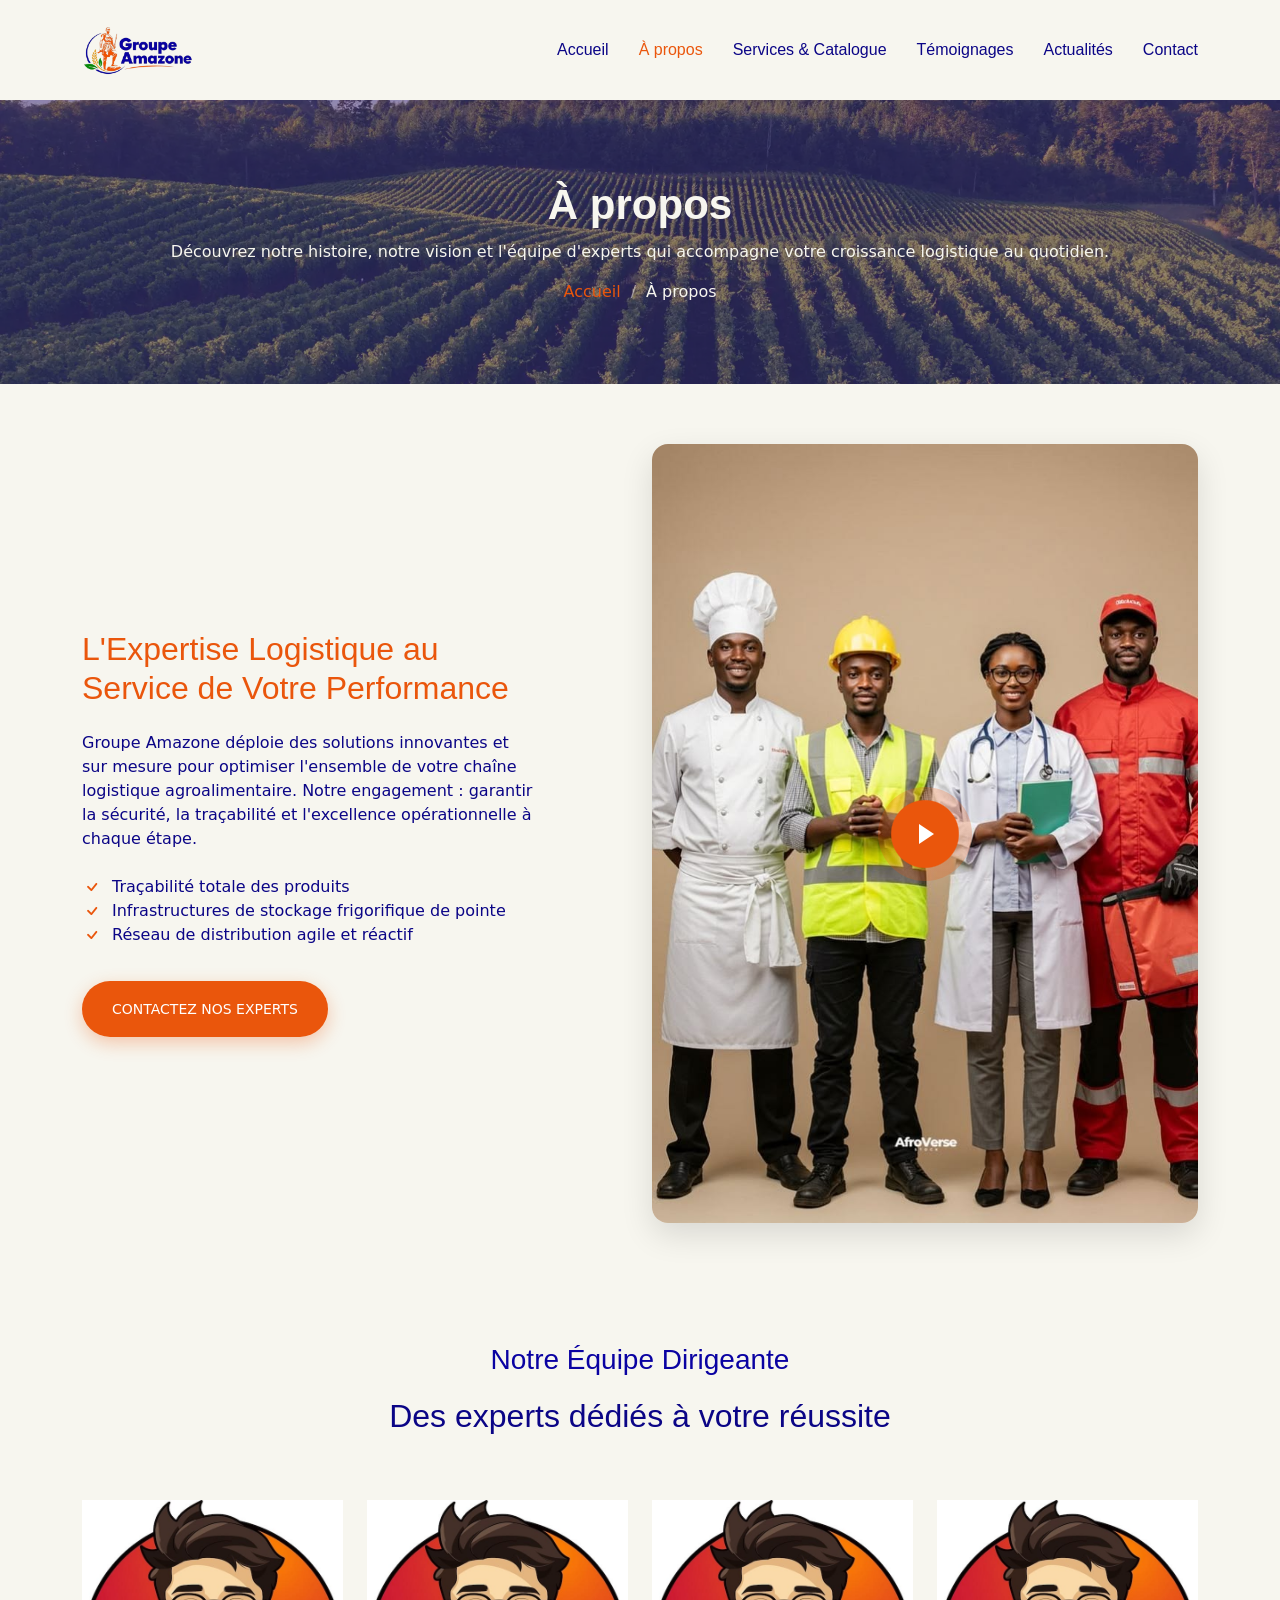
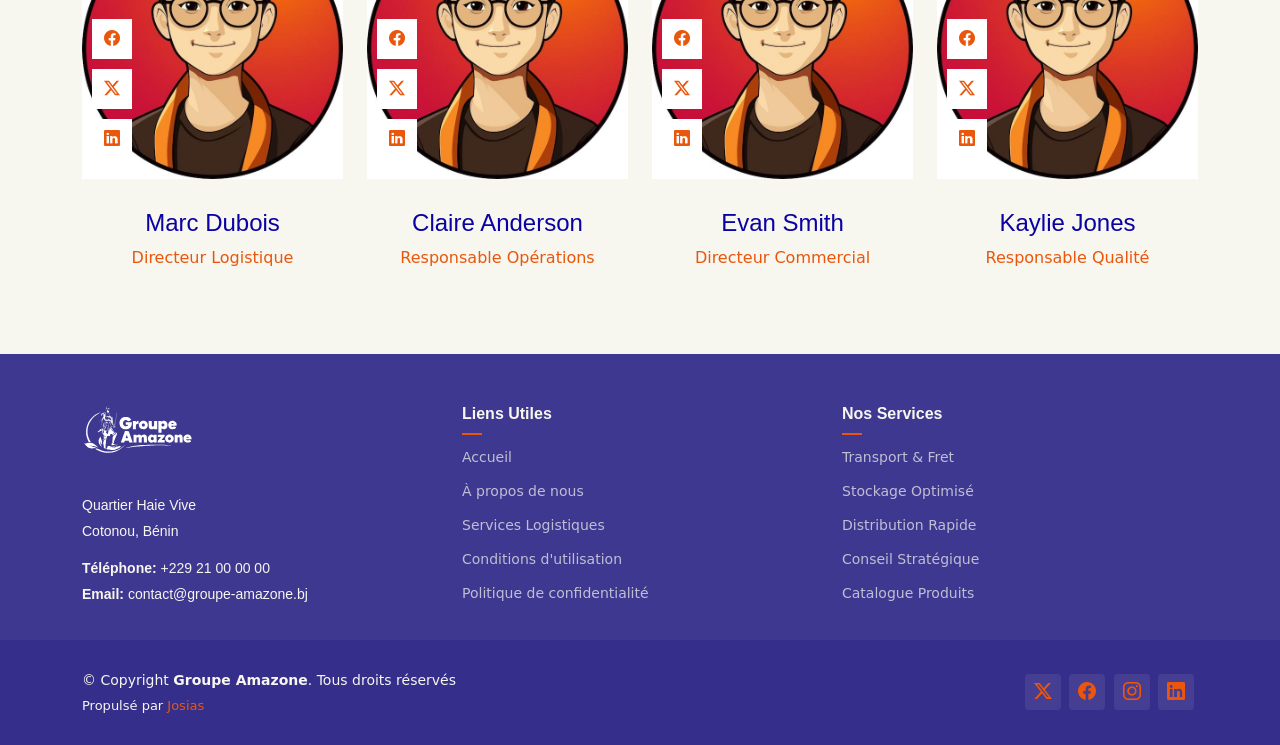
<file: about.html>
<!DOCTYPE html>
<html lang="en">

<head>
  <meta charset="utf-8">
  <meta content="width=device-width, initial-scale=1.0" name="viewport">
  <title>About - AgriCulture Bootstrap Template</title>
  <meta name="description" content="">
  <meta name="keywords" content="">

  <!-- Favicons -->
  <link href="assets/img/favicon.png" rel="icon">
  <link href="assets/img/apple-touch-icon.png" rel="apple-touch-icon">

  <!-- Fonts -->
  <link href="https://fonts.googleapis.com" rel="preconnect">
  <link href="https://fonts.gstatic.com" rel="preconnect" crossorigin>
  <link
    href="https://fonts.googleapis.com/css2?family=Open+Sans:ital,wght@0,300;0,400;0,500;0,600;0,700;0,800;1,300;1,400;1,500;1,600;1,700;1,800&family=Marcellus:wght@400&display=swap"
    rel="stylesheet">

  <!-- Vendor CSS Files -->
  <link href="assets/vendor/bootstrap/css/bootstrap.min.css" rel="stylesheet">
  <link href="assets/vendor/bootstrap-icons/bootstrap-icons.css" rel="stylesheet">
  <link href="assets/vendor/aos/aos.css" rel="stylesheet">
  <link href="assets/vendor/swiper/swiper-bundle.min.css" rel="stylesheet">
  <link href="assets/vendor/glightbox/css/glightbox.min.css" rel="stylesheet">

  <!-- Main CSS File -->
  <link href="assets/css/main.css" rel="stylesheet">

  <!-- =======================================================
  * Template Name: AgriCulture
  * Template URL: https://bootstrapmade.com/agriculture-bootstrap-website-template/
  * Updated: Aug 07 2024 with Bootstrap v5.3.3
  * Author: BootstrapMade.com
  * License: https://bootstrapmade.com/license/
  ======================================================== -->
</head>

<body class="about-page">

  <header id="header" class="header d-flex align-items-center position-relative">
    <div class="container-fluid container-xl position-relative d-flex align-items-center justify-content-between">

      <a href="index.html" class="logo d-flex align-items-center">
        <img src="logo.svg" alt="Groupe Amazone" style="max-height: 50px;">
      </a>

      <nav id="navmenu" class="navmenu">
        <ul>
          <li><a href="index.html">Accueil</a></li>
          <li><a href="about.html" class="active">À propos</a></li>
          <li><a href="services.html">Services & Catalogue</a></li>
          <li><a href="testimonials.html">Témoignages</a></li>
          <li><a href="blog.html">Actualités</a></li>
          <li><a href="contact.html">Contact</a></li>
        </ul>
        <i class="mobile-nav-toggle d-xl-none bi bi-list"></i>
      </nav>

    </div>
  </header>

  <main class="main">

    <!-- Page Title -->
    <div class="page-title dark-background" data-aos="fade"
      style="background-image: url(assets/img/page-title-bg.webp);">
      <div class="container position-relative">
        <h1>À propos</h1>
        <p>Découvrez notre histoire, notre vision et l'équipe d'experts qui accompagne votre croissance logistique au
          quotidien.</p>
        <nav class="breadcrumbs">
          <ol>
            <li><a href="index.html">Accueil</a></li>
            <li class="current">À propos</li>
          </ol>
        </nav>
      </div>
    </div><!-- End Page Title -->

    <!-- About 3 Section -->
    <section id="about-3" class="about-3 section">

      <div class="container">
        <div class="row gy-4 justify-content-between align-items-center">
          <div class="col-lg-6 order-lg-2 position-relative" data-aos="zoom-out">
            <img src="expertisereconnu.jpg" alt="Image" class="img-fluid">
            <a href="https://www.youtube.com/watch?v=Y7f98aduVJ8" class="glightbox pulsating-play-btn">
              <span class="play"><i class="bi bi-play-fill"></i></span>
            </a>
          </div>
          <div class="col-lg-5 order-lg-1" data-aos="fade-up" data-aos-delay="100">
            <h2 class="content-title mb-4">L'Expertise Logistique au Service de Votre Performance</h2>
            <p class="mb-4">
              Groupe Amazone déploie des solutions innovantes et sur mesure pour optimiser l'ensemble de votre chaîne
              logistique agroalimentaire. Notre engagement : garantir la sécurité, la traçabilité et l'excellence
              opérationnelle à chaque étape.
            </p>
            <ul class="list-unstyled list-check">
              <li>Traçabilité totale des produits</li>
              <li>Infrastructures de stockage frigorifique de pointe</li>
              <li>Réseau de distribution agile et réactif</li>
            </ul>

            <p><a href="contact.html" class="btn-cta">Contactez nos experts</a></p>
          </div>
        </div>
      </div>
    </section><!-- /About 3 Section -->

    <!-- Team Section -->
    <section class="team-15 team section" id="team">
      <!-- Section Title -->
      <div class="container section-title" data-aos="fade-up">
        <h2>Notre Équipe Dirigeante</h2>
        <p>Des experts dédiés à votre réussite</p>
      </div><!-- End Section Title -->

      <div class="content">
        <div class="container">

          <div class="row">
            <div class="col-lg-3 col-md-6 mb-4">
              <div class="person">
                <figure>
                  <img src="userdoe.jpg" alt="Image" class="img-fluid">
                  <div class="social">
                    <a href="#"><span class="bi bi-facebook"></span></a>
                    <a href="#"><span class="bi bi-twitter-x"></span></a>
                    <a href="#"><span class="bi bi-linkedin"></span></a>
                  </div>
                </figure>
                <div class="person-contents">
                  <h3>Marc Dubois</h3>
                  <span class="position">Directeur Logistique</span>
                </div>
              </div>
            </div>

            <div class="col-lg-3 col-md-6 mb-4">
              <div class="person">
                <figure>
                  <img src="userdoe.jpg" alt="Image" class="img-fluid">
                  <div class="social">
                    <a href="#"><span class="bi bi-facebook"></span></a>
                    <a href="#"><span class="bi bi-twitter-x"></span></a>
                    <a href="#"><span class="bi bi-linkedin"></span></a>
                  </div>
                </figure>
                <div class="person-contents">
                  <h3>Claire Anderson</h3>
                  <span class="position">Responsable Opérations</span>
                </div>
              </div>
            </div>

            <div class="col-lg-3 col-md-6 mb-4">
              <div class="person">
                <figure>
                  <img src="userdoe.jpg" alt="Image" class="img-fluid">
                  <div class="social">
                    <a href="#"><span class="bi bi-facebook"></span></a>
                    <a href="#"><span class="bi bi-twitter-x"></span></a>
                    <a href="#"><span class="bi bi-linkedin"></span></a>
                  </div>
                </figure>
                <div class="person-contents">
                  <h3>Evan Smith</h3>
                  <span class="position">Directeur Commercial</span>
                </div>
              </div>
            </div>

            <div class="col-lg-3 col-md-6 mb-4">
              <div class="person">
                <figure>
                  <img src="userdoe.jpg" alt="Image" class="img-fluid">
                  <div class="social">
                    <a href="#"><span class="bi bi-facebook"></span></a>
                    <a href="#"><span class="bi bi-twitter-x"></span></a>
                    <a href="#"><span class="bi bi-linkedin"></span></a>
                  </div>
                </figure>
                <div class="person-contents">
                  <h3>Kaylie Jones</h3>
                  <span class="position">Responsable Qualité</span>
                </div>
              </div>
            </div>

          </div>
        </div>
      </div>

    </section><!-- /Team Section -->

    <!-- Services Section -->
    <div style="display: none;">
      <section id="services" class="services section">

        <!-- Section Title -->
        <div class="container section-title" data-aos="fade-up">
          <h2>SERVICES</h2>
          <p>Providing Fresh Produce Every Single Day</p>
        </div><!-- End Section Title -->
        <div class="content">
          <div class="container">
            <div class="row g-0">
              <div class="col-lg-3 col-md-6">
                <div class="service-item">
                  <span class="number">01</span>
                  <div class="service-item-icon">
                    <svg xmlns="http://www.w3.org/2000/svg" version="1.1" xmlns:xlink="http://www.w3.org/1999/xlink"
                      width="80" height="80" x="0" y="0" viewBox="0 0 509.435 509.435"
                      style="enable-background: new 0 0 512 512" xml:space="preserve" class="">
                      <g>
                        <path
                          d="M7.506 347.639c.994 0 2.005-.199 2.976-.619l62.037-26.857a7.5 7.5 0 0 0 3.903-9.862 7.5 7.5 0 0 0-9.862-3.903L4.523 333.255a7.501 7.501 0 0 0 2.983 14.384zM500.883 283.197c-10.953-10.952-28.175-11.423-39.689-1.267l-10.034-13.307c-19.783-26.239-46.1-46.623-76.103-58.948a7.5 7.5 0 0 0-5.699 13.875c11.136 4.575 21.708 10.382 31.567 17.249h-22.621c-4.143 0-7.5 3.358-7.5 7.5s3.357 7.5 7.5 7.5h41.188a169.382 169.382 0 0 1 19.691 21.855l11.048 14.652-71.171 67.597h-19.48a35.772 35.772 0 0 0 6.775-20.976c0-19.837-16.139-35.975-35.976-35.975h-75.023l-48.33-15.005a160.871 160.871 0 0 0-37.992-6.934l2.533-3.359a169.852 169.852 0 0 1 19.67-21.855h27.398c4.143 0 7.5-3.358 7.5-7.5s-3.357-7.5-7.5-7.5h-8.848a165.125 165.125 0 0 1 38.01-19.73c28.992-10.532 60.376-12.89 90.754-6.821a7.498 7.498 0 0 0 8.824-5.885 7.5 7.5 0 0 0-5.885-8.824 184.517 184.517 0 0 0-28.616-3.4v-83.727h64.189c43.49 0 78.872-35.382 78.872-78.872V22.488c0-8.712-7.088-15.801-15.801-15.801h-51.729c-4.143 0-7.5 3.358-7.5 7.5s3.357 7.5 7.5 7.5h51.729c.441 0 .801.359.801.801v11.051c0 35.219-28.653 63.872-63.872 63.872h-64.189V85.559c0-28.082 18.793-53.262 45.701-61.234a7.5 7.5 0 1 0-4.261-14.382c-15.972 4.732-30.338 14.681-40.451 28.015-10.46 13.79-15.988 30.25-15.988 47.601v16.416c-9.59-9.839-22.97-15.965-37.762-15.965h-43.432c-6.193 0-11.232 5.039-11.232 11.232v23.629c0 29.093 23.669 52.762 52.763 52.762h39.663v22.475a183.375 183.375 0 0 0-55.199 10.86c-32.974 11.978-61.705 33.297-83.085 61.653l-9.313 12.351a161.07 161.07 0 0 0-54.289 12.692 7.5 7.5 0 0 0-3.949 9.844 7.498 7.498 0 0 0 9.844 3.949c31.858-13.616 67.62-15.458 100.696-5.188l49.416 15.343c.72.224 1.47.337 2.224.337h76.161c11.566 0 20.976 9.409 20.976 20.975s-9.409 20.976-20.976 20.976h-71.803c-4.143 0-7.5 3.358-7.5 7.5s3.357 7.5 7.5 7.5h123.477a7.5 7.5 0 0 0 5.165-2.062l83.48-79.289c5.56-5.279 14.158-5.167 19.577.252a13.957 13.957 0 0 1 .853 18.9l-80.942 97.046a37.161 37.161 0 0 1-21.112 12.581L259.57 448.474c-20.377 4.113-41.89 1.365-60.575-7.739l-53.332-25.982a7.507 7.507 0 0 0-6.884.162L3.903 488.665a7.5 7.5 0 0 0 7.197 13.161l131.475-71.888 49.849 24.285c21.631 10.538 46.53 13.72 70.114 8.957l129.506-26.146a52.209 52.209 0 0 0 29.663-17.677l80.942-97.046c9.682-11.61 8.923-28.426-1.766-39.114zM258.212 158.634c-20.822 0-37.763-16.94-37.763-37.762V101.01h39.664c20.822 0 37.762 16.94 37.762 37.762v19.861h-39.663z"
                          fill="currentColor" opacity="1" data-original="currentColor"></path>
                        <path
                          d="M319.171 240.778a7.5 7.5 0 0 0-7.5-7.5h-9.43c-4.143 0-7.5 3.358-7.5 7.5s3.357 7.5 7.5 7.5h9.43a7.5 7.5 0 0 0 7.5-7.5zM272.068 264.08c-4.143 0-7.5 3.358-7.5 7.5s3.357 7.5 7.5 7.5h34.888c4.143 0 7.5-3.358 7.5-7.5s-3.357-7.5-7.5-7.5zM400.305 307.996c4.143 0 7.5-3.358 7.5-7.5s-3.357-7.5-7.5-7.5h-8.172c-4.143 0-7.5 3.358-7.5 7.5s3.357 7.5 7.5 7.5z"
                          fill="currentColor" opacity="1" data-original="currentColor"></path>
                      </g>
                    </svg>
                  </div>
                  <div class="service-item-content">
                    <h3 class="service-heading">Planting</h3>
                    <p>
                      Gravida sodales condimentum pellen tesq accumsan orci quam
                      sagittis sapie
                    </p>
                  </div>
                </div>
              </div>
              <div class="col-lg-3 col-md-6">
                <div class="service-item">
                  <span class="number">02</span>
                  <div class="service-item-icon">
                    <svg xmlns="http://www.w3.org/2000/svg" version="1.1" xmlns:xlink="http://www.w3.org/1999/xlink"
                      width="80" height="80" x="0" y="0" viewBox="0 0 514.314 514.314"
                      style="enable-background: new 0 0 512 512" xml:space="preserve" class="">
                      <g>
                        <path
                          d="M434.176 51.297h72.639c4.143 0 7.5-3.358 7.5-7.5s-3.357-7.5-7.5-7.5h-72.639c-4.143 0-7.5 3.358-7.5 7.5s3.357 7.5 7.5 7.5zM117.994 54.791h30.852c5.47 6.605 13.729 10.82 22.955 10.82h42.865l35.886 35.886c8.246 8.246 19.209 12.787 30.869 12.787h8.32c4.143 0 7.5-3.358 7.5-7.5s-3.357-7.5-7.5-7.5h-8.32c-7.654 0-14.85-2.981-20.262-8.393l-38.083-38.083a7.5 7.5 0 0 0-5.304-2.197H171.8c-8.159 0-14.797-6.638-14.797-14.797s6.638-14.797 14.797-14.797h123.757a66.756 66.756 0 0 1 35.416 10.157l30.374 18.983a7.497 7.497 0 0 0 3.975 1.14h36.891c4.143 0 7.5-3.358 7.5-7.5s-3.357-7.5-7.5-7.5h-34.739l-28.551-17.843a81.742 81.742 0 0 0-43.365-12.437H171.801c-16.43 0-29.797 13.367-29.797 29.798 0 1.349.099 2.675.273 3.977h-24.283a7.5 7.5 0 1 0 0 14.999zM30.38 144.476h20.344a29.724 29.724 0 0 0-4.003 14.921c0 14.399 10.225 26.453 23.795 29.288a29.746 29.746 0 0 0-4.371 15.555c0 16.499 13.423 29.921 29.921 29.921h131.637a7.5 7.5 0 0 0 7.498-7.688 7.5 7.5 0 0 0-8.307-7.311H96.065c-8.228 0-14.921-6.694-14.921-14.921s6.693-14.921 14.921-14.921H163.9c4.143 0 7.5-3.358 7.5-7.5s-3.357-7.5-7.5-7.5H76.643c-8.228 0-14.922-6.694-14.922-14.921s6.694-14.921 14.922-14.921H163.9c4.143 0 7.5-3.358 7.5-7.5s-3.357-7.5-7.5-7.5H30.38c-8.228 0-14.921-6.694-14.921-14.921s6.693-14.921 14.921-14.921H163.9c4.143 0 7.5-3.358 7.5-7.5s-3.357-7.5-7.5-7.5H62.547c-8.228 0-14.921-6.694-14.921-14.921s6.693-14.921 14.921-14.921h23.485c4.143 0 7.5-3.358 7.5-7.5s-3.357-7.5-7.5-7.5H62.547c-16.498 0-29.921 13.423-29.921 29.921a29.719 29.719 0 0 0 4.003 14.921H30.38C13.882 84.636.459 98.059.459 114.557s13.423 29.919 29.921 29.919zM506.814 196.74H389.248a7.497 7.497 0 0 0-4.629 1.599l-5.613 4.403c-13.495 10.588-30.375 16.42-47.529 16.42h-12.272a7.5 7.5 0 0 0-8.309 7.5 7.5 7.5 0 0 0 7.5 7.5h13.081c20.496 0 40.664-6.967 56.788-19.618l3.574-2.804h114.976a7.5 7.5 0 1 0-.001-15z"
                          fill="currentColor" opacity="1" data-original="currentColor" class=""></path>
                        <path
                          d="M192.215 150.164c0 15.372 12.506 27.878 27.878 27.878s27.879-12.506 27.879-27.878-12.507-27.878-27.879-27.878-27.878 12.506-27.878 27.878zm40.757 0c0 7.101-5.777 12.878-12.879 12.878-7.101 0-12.878-5.777-12.878-12.878s5.777-12.878 12.878-12.878c7.101-.001 12.879 5.777 12.879 12.878zM273.049 203.771c-12.599 0-22.848 10.25-22.848 22.848s10.249 22.847 22.848 22.847 22.848-10.249 22.848-22.847-10.25-22.848-22.848-22.848zm0 30.695c-4.327 0-7.848-3.52-7.848-7.847s3.521-7.848 7.848-7.848 7.848 3.521 7.848 7.848-3.521 7.847-7.848 7.847zM474.178 493.298h-9.202l-73.199-62.323c-3.155-2.686-7.888-2.305-10.573.849s-2.305 7.887.849 10.572l59.785 50.902H43.105l108.164-92.092a77.855 77.855 0 0 1 50.423-18.558h81.558a77.851 77.851 0 0 1 50.423 18.558l24.029 20.458a7.498 7.498 0 0 0 10.573-.849 7.5 7.5 0 0 0-.849-10.572l-24.029-20.458a92.867 92.867 0 0 0-60.147-22.137h-51.158v-26.806h15.44c24.205 0 43.896-19.692 43.896-43.897v-8.808c0-6.785-5.52-12.305-12.305-12.305h-18.135c-19.99 0-36.891 13.437-42.174 31.749-5.716-4.945-13.156-7.947-21.29-7.947h-15.061c-6.942 0-12.591 5.648-12.591 12.592v7.399c0 17.97 14.619 32.589 32.589 32.589h14.629v15.433h-15.399a92.867 92.867 0 0 0-60.147 22.137L19.967 493.298H7.5c-4.143 0-7.5 3.358-7.5 7.5s3.357 7.5 7.5 7.5h466.678a7.5 7.5 0 0 0 0-15zM232.092 319.73c0-15.934 12.963-28.897 28.897-28.897h15.439v6.112c0 15.934-12.963 28.897-28.896 28.897h-15.44zm-16.978 17.485h-12.651c-9.698 0-17.589-7.89-17.589-17.589v-4.991h12.651c9.698 0 17.589 7.89 17.589 17.589z"
                          fill="currentColor" opacity="1" data-original="currentColor" class=""></path>
                        <path
                          d="M178.358 429.065c0 13.218 10.754 23.972 23.972 23.972s23.972-10.753 23.972-23.972-10.754-23.972-23.972-23.972-23.972 10.753-23.972 23.972zm32.944 0c0 4.947-4.024 8.972-8.972 8.972s-8.972-4.025-8.972-8.972 4.024-8.972 8.972-8.972 8.972 4.024 8.972 8.972zM252.23 445.536c0 15.706 12.777 28.484 28.483 28.484s28.484-12.778 28.484-28.484-12.778-28.484-28.484-28.484-28.483 12.778-28.483 28.484zm41.968 0c0 7.435-6.049 13.484-13.484 13.484s-13.483-6.049-13.483-13.484 6.049-13.484 13.483-13.484c7.435 0 13.484 6.049 13.484 13.484z"
                          fill="currentColor" opacity="1" data-original="currentColor" class=""></path>
                      </g>
                    </svg>
                  </div>
                  <div class="service-item-content">
                    <h3 class="service-heading">Mulching</h3>
                    <p>
                      Gravida sodales condimentum pellen tesq accumsan orci quam
                      sagittis sapie
                    </p>
                  </div>
                </div>
              </div>
              <div class="col-lg-3 col-md-6">
                <div class="service-item">
                  <span class="number">03</span>
                  <div class="service-item-icon">
                    <svg xmlns="http://www.w3.org/2000/svg" version="1.1" xmlns:xlink="http://www.w3.org/1999/xlink"
                      width="80" height="80" x="0" y="0" viewBox="0 0 516.53 516.53"
                      style="enable-background: new 0 0 512 512" xml:space="preserve" class="">
                      <g>
                        <path
                          d="M504.085 341.447a113.617 113.617 0 0 0-11.524-27.805c3.866-6.212 3.104-14.506-2.288-19.897l-5.804-5.804v-67.388c0-10.907-8.398-19.878-19.066-20.817V73.099h4.012c8.301 0 15.054-6.753 15.054-15.054V37.599c0-8.301-6.753-15.054-15.054-15.054h-23.242a7.5 7.5 0 0 0 0 15l23.296.054-.054 20.5-241.554-.054.054-20.5H414.21a7.5 7.5 0 0 0 0-15H227.916c-8.301 0-15.054 6.753-15.054 15.054v20.446c0 8.301 6.753 15.054 15.054 15.054h14.719L231.27 201.13c-5.215 2.077-9.463 6.215-11.642 11.675l-14.014 35.128h-27.323l-24.417-28.857a16.73 16.73 0 0 0-12.795-5.936H99.071c-9.242 0-16.761 7.519-16.761 16.761v18.66a44.759 44.759 0 0 0-35.97 33.278L24.937 367.09C9.676 380.359 0 399.894 0 421.658c0 39.881 32.446 72.327 72.328 72.327 37.349 0 68.174-28.457 71.938-64.827h25.905v12.546c0 8.282 6.738 15.02 15.02 15.02h64.364c8.282 0 15.02-6.738 15.02-15.02v-12.546h29.374c-3.278 6.098-2.356 13.875 2.785 19.016l19.555 19.554a16 16 0 0 0 11.388 4.718c3.045 0 5.961-.839 8.506-2.431a113.556 113.556 0 0 0 27.808 11.525c1.662 7.123 8.064 12.445 15.686 12.445h27.655c7.602 0 13.99-5.293 15.672-12.441a113.582 113.582 0 0 0 27.814-11.525 15.986 15.986 0 0 0 8.514 2.427c4.302 0 8.346-1.675 11.388-4.717l19.555-19.555c5.396-5.396 6.156-13.7 2.29-19.901a113.607 113.607 0 0 0 11.522-27.801c7.123-1.662 12.445-8.064 12.445-15.686v-27.655c-.002-7.621-5.324-14.023-12.447-15.684zm-53.681-141.805h-15.681V73.099h15.681zM419.723 73.099v126.543h-142.46l11.233-126.543zm-146.286 0-11.233 126.543h-15.743l11.234-126.543zM99.071 228.14h42.008c.519 0 1.008.227 1.344.624l16.219 19.169H97.311v-18.032c0-.971.79-1.761 1.76-1.761zm-51.11 108.845h167.157c12.315 0 22.334-10.019 22.334-22.334v-16.152c0-12.315-10.019-22.334-22.334-22.334h-77.364a7.5 7.5 0 0 0 0 15h77.364c4.044 0 7.334 3.29 7.334 7.334v16.152c0 4.044-3.29 7.334-7.334 7.334H51.727l7.738-30.821h46.327a7.5 7.5 0 0 0 0-15h-40.76a29.774 29.774 0 0 1 24.779-13.231h120.886a7.5 7.5 0 0 0 6.966-4.721l15.897-39.849a5.883 5.883 0 0 1 5.49-3.721h224.51a5.916 5.916 0 0 1 5.91 5.91v52.522c-5.348-4.343-12.853-4.747-18.636-1.165a113.598 113.598 0 0 0-27.818-11.532c-1.662-7.123-8.063-12.445-15.685-12.445h-27.655c-7.602 0-13.99 5.294-15.672 12.441a113.583 113.583 0 0 0-27.818 11.527c-6.213-3.868-14.506-3.104-19.897 2.288l-19.555 19.555c-5.375 5.375-6.149 13.637-2.28 19.884a113.572 113.572 0 0 0-11.531 27.818c-7.123 1.662-12.445 8.063-12.445 15.685v27.655c0 7.602 5.293 13.99 12.441 15.672 1.242 4.67 2.784 9.24 4.603 13.699h-24.12c-2.277-5.402-7.626-9.204-13.847-9.204h-64.364c-6.221 0-11.569 3.802-13.847 9.204h-27.078c-3.764-36.371-34.589-64.828-71.938-64.828a71.896 71.896 0 0 0-28.994 6.086zm24.367 142c-31.61 0-57.328-25.717-57.328-57.327s25.717-57.328 57.328-57.328 57.327 25.717 57.327 57.328-25.717 57.327-57.327 57.327zm177.24-37.262h-.013l-64.384-.02.02-21.75 64.384.02zm251.962-56.937c0 .609-.496 1.105-1.189 1.105-4.816 0-8.956 3.287-10.065 7.992a98.695 98.695 0 0 1-12.139 29.288c-2.543 4.113-1.939 9.365 1.447 12.75l.084.084a1.105 1.105 0 0 1 0 1.562l-19.555 19.555a1.085 1.085 0 0 1-.781.323c-.208 0-.514-.056-.761-.303a3.326 3.326 0 0 0-.084-.084c-3.406-3.407-8.658-4.01-12.77-1.467a98.657 98.657 0 0 1-29.288 12.138c-4.706 1.11-7.992 5.25-7.992 10.15 0 .609-.496 1.105-1.104 1.105h-27.655c-.609 0-1.105-.496-1.105-1.189 0-4.816-3.287-8.956-7.992-10.066a98.69 98.69 0 0 1-29.287-12.137 10.35 10.35 0 0 0-5.455-1.561c-2.68 0-5.338 1.049-7.38 3.091a1.085 1.085 0 0 1-.781.323c-.208 0-.513-.056-.781-.324l-19.555-19.555c-.431-.431-.431-1.132.064-1.627 3.406-3.406 4.009-8.657 1.466-12.77a98.66 98.66 0 0 1-12.138-29.287c-1.11-4.706-5.25-7.992-10.15-7.992a1.107 1.107 0 0 1-1.105-1.105V357.13c0-.609.496-1.104 1.189-1.104 4.816 0 8.956-3.287 10.066-7.992a98.661 98.661 0 0 1 12.138-29.288c2.542-4.112 1.939-9.364-1.531-12.833a1.106 1.106 0 0 1 0-1.563l19.555-19.555c.431-.431 1.132-.431 1.626.064 3.407 3.408 8.658 4.011 12.77 1.467a98.666 98.666 0 0 1 29.288-12.138c4.706-1.11 7.992-5.25 7.992-10.15 0-.609.496-1.105 1.105-1.105h27.655c.609 0 1.104.496 1.104 1.189 0 4.816 3.287 8.956 7.992 10.066a98.664 98.664 0 0 1 29.288 12.139c4.113 2.543 9.365 1.939 12.833-1.531a1.107 1.107 0 0 1 1.563 0l19.555 19.555c.431.431.431 1.132-.062 1.625-3.408 3.406-4.012 8.658-1.468 12.771a98.666 98.666 0 0 1 12.138 29.288c1.11 4.706 5.25 7.992 10.066 7.992h.084c.609 0 1.105.496 1.105 1.104z"
                          fill="currentColor" opacity="1" data-original="currentColor" class=""></path>
                        <path
                          d="M454.895 335.721a7.5 7.5 0 0 0-3.834 9.889 62.412 62.412 0 0 1 5.335 25.349c0 34.678-28.213 62.891-62.891 62.891s-62.891-28.213-62.891-62.891c0-34.679 28.213-62.892 62.891-62.892a62.934 62.934 0 0 1 40.397 14.703 7.5 7.5 0 0 0 10.566-.923 7.5 7.5 0 0 0-.923-10.566 77.96 77.96 0 0 0-50.041-18.213c-42.949 0-77.891 34.942-77.891 77.892 0 42.949 34.942 77.891 77.891 77.891s77.891-34.942 77.891-77.891c0-10.895-2.224-21.46-6.611-31.403a7.5 7.5 0 0 0-9.889-3.836zM72.328 381.807c-21.974 0-39.851 17.877-39.851 39.851s17.877 39.851 39.851 39.851 39.851-17.877 39.851-39.851-17.878-39.851-39.851-39.851zm0 64.702c-13.703 0-24.851-11.148-24.851-24.851s11.148-24.851 24.851-24.851 24.851 11.148 24.851 24.851-11.149 24.851-24.851 24.851z"
                          fill="currentColor" opacity="1" data-original="currentColor" class=""></path>
                        <path
                          d="M393.504 328.829c-23.23 0-42.13 18.899-42.13 42.13 0 23.23 18.899 42.129 42.13 42.129s42.13-18.899 42.13-42.129-18.9-42.13-42.13-42.13zm0 69.26c-14.959 0-27.13-12.17-27.13-27.129s12.17-27.13 27.13-27.13 27.13 12.17 27.13 27.13c0 14.958-12.171 27.129-27.13 27.129zM249.861 265.585a7.487 7.487 0 0 0 2.663.491 7.503 7.503 0 0 0 7.013-4.838l9.438-24.841a7.5 7.5 0 0 0-14.022-5.328l-9.438 24.841a7.499 7.499 0 0 0 4.346 9.675zM285.384 265.585a7.487 7.487 0 0 0 2.663.491 7.502 7.502 0 0 0 7.012-4.838l9.439-24.841a7.5 7.5 0 0 0-4.347-9.675 7.5 7.5 0 0 0-9.675 4.347l-9.439 24.841a7.5 7.5 0 0 0 4.347 9.675z"
                          fill="currentColor" opacity="1" data-original="currentColor" class=""></path>
                      </g>
                    </svg>
                  </div>
                  <div class="service-item-content">
                    <h3 class="service-heading">Plowing</h3>
                    <p>
                      Gravida sodales condimentum pellen tesq accumsan orci quam
                      sagittis sapie
                    </p>
                  </div>
                </div>
              </div>
              <div class="col-lg-3 col-md-6">
                <div class="service-item">
                  <span class="number">04</span>
                  <div class="service-item-icon">
                    <svg xmlns="http://www.w3.org/2000/svg" version="1.1" xmlns:xlink="http://www.w3.org/1999/xlink"
                      width="80" height="80" x="0" y="0" viewBox="0 0 509.389 509.389"
                      style="enable-background: new 0 0 512 512" xml:space="preserve" class="">
                      <g>
                        <path
                          d="M495.69 14.267A46.636 46.636 0 0 0 458.364.766a46.637 46.637 0 0 0-34.257 20.05l-24.614 35.749a309.594 309.594 0 0 1-37.289 44.521 7.5 7.5 0 0 0 10.544 10.668 324.596 324.596 0 0 0 39.1-46.684l24.614-35.749a31.674 31.674 0 0 1 23.268-13.618 31.66 31.66 0 0 1 25.354 9.17 31.681 31.681 0 0 1 9.171 25.355 31.679 31.679 0 0 1-13.618 23.267l-35.75 24.615a324.066 324.066 0 0 0-59.859 53.246l-22.502 25.667a5.412 5.412 0 0 1-3.933 1.86c-1.518.071-2.966-.518-4.047-1.599l-21.873-21.872c-1.081-1.082-1.649-2.52-1.599-4.048s.711-2.925 1.86-3.933l15.802-13.854a7.5 7.5 0 0 0-9.889-11.279l-15.802 13.854a20.546 20.546 0 0 0-6.964 14.719 20.37 20.37 0 0 0 .64 5.69l-35.241 35.241c-7.726-5.323-17.119-7.656-26.65-6.449-8.734 1.104-16.614 5.058-22.612 11.157l-37.903-37.903a28.552 28.552 0 0 0-22.3-8.292 28.547 28.547 0 0 0-20.847 11.457c-23.749 31.972-43.447 60.009-60.222 85.713a7.5 7.5 0 0 0 6.275 11.6 7.495 7.495 0 0 0 6.288-3.402c16.606-25.447 36.135-53.239 59.7-84.966a13.562 13.562 0 0 1 9.903-5.441 13.585 13.585 0 0 1 10.595 3.939l39.789 39.789-63.489 107.398c-5.606 9.484-4.179 21.121 3.554 28.957 4.724 4.785 10.89 7.271 17.211 7.271 4.233-.001 8.536-1.115 12.519-3.399l40.792-24.114a7.499 7.499 0 1 0-7.632-12.912l-40.706 24.064c-4.745 2.723-9.055 1.038-11.506-1.446-1.129-1.144-4.561-5.302-1.318-10.787L239.37 211.63c3.736-6.32 10.058-10.474 17.342-11.395 7.292-.918 14.44 1.529 19.633 6.722l25.938 25.938c5.187 5.186 7.654 12.36 6.771 19.686-.878 7.28-4.911 13.598-10.99 17.288l-44.019 26.021a7.5 7.5 0 0 0 7.632 12.912l38.725-22.893 40.397 40.396a13.558 13.558 0 0 1 3.938 10.564 13.606 13.606 0 0 1-5.428 9.926c-54.818 40.993-97.27 69.301-137.646 91.785-50.099 27.898-95.647 45.713-139.25 54.462-13.202 2.648-26.235-1.337-35.759-10.935a40.033 40.033 0 0 1-10.799-36.472c10.129-48.517 33.232-101.845 70.63-163.033a7.501 7.501 0 0 0-12.799-7.823c-38.309 62.679-62.028 117.563-72.515 167.79-3.796 18.186 1.75 36.916 14.835 50.103 10.368 10.45 24.27 16.146 38.625 16.145 3.564 0 7.159-.352 10.732-1.068 45.149-9.06 92.12-27.398 143.597-56.063 40.984-22.823 83.956-51.469 139.331-92.878a28.597 28.597 0 0 0 11.407-20.864 28.554 28.554 0 0 0-8.292-22.245l-38.525-38.525c6.079-6.031 10.002-13.987 11.063-22.799 1.106-9.18-1.037-18.215-5.937-25.753l35.39-35.39a20.4 20.4 0 0 0 5.022.654 20.546 20.546 0 0 0 15.384-6.975l22.502-25.667a309.032 309.032 0 0 1 57.086-50.779l35.749-24.614a46.635 46.635 0 0 0 20.05-34.256 46.63 46.63 0 0 0-13.5-37.328zM340.732 184.685l-32.723 32.723-15.459-15.459 32.723-32.723z"
                          fill="currentColor" opacity="1" data-original="currentColor"></path>
                      </g>
                    </svg>
                  </div>
                  <div class="service-item-content">
                    <h3 class="service-heading">Mowing</h3>
                    <p>
                      Gravida sodales condimentum pellen tesq accumsan orci quam
                      sagittis sapie
                    </p>
                  </div>
                </div>
              </div>

              <div class="col-lg-3 col-md-6">
                <div class="service-item">
                  <span class="number">05</span>
                  <div class="service-item-icon">
                    <svg xmlns="http://www.w3.org/2000/svg" version="1.1" xmlns:xlink="http://www.w3.org/1999/xlink"
                      width="80" height="80" x="0" y="0" viewBox="0 0 513.089 513.089"
                      style="enable-background: new 0 0 512 512" xml:space="preserve" class="">
                      <g>
                        <path
                          d="M194.209 386.877a7.497 7.497 0 0 0-9.15 5.363 75.07 75.07 0 0 0-2.428 18.947c0 13.789 3.615 27 10.454 38.204a7.494 7.494 0 0 0 10.308 2.495 7.5 7.5 0 0 0 2.494-10.309c-5.401-8.851-8.257-19.359-8.257-30.39a60.09 60.09 0 0 1 1.941-15.16 7.497 7.497 0 0 0-5.362-9.15z"
                          fill="currentColor" opacity="1" data-original="currentColor"></path>
                        <path
                          d="M382.56 0h-27.319c-12.654 0-25.236 3.119-36.386 9.021a7.5 7.5 0 0 0 7.018 13.258c9.124-4.83 19.005-7.278 29.368-7.278h27.222v12.022c0 34.679-28.213 62.892-62.892 62.892h-27.222V77.893c0-13.309 4.12-26.038 11.914-36.811a7.5 7.5 0 0 0-12.153-8.793c-9.657 13.347-14.762 29.117-14.762 45.604V119.154a88.294 88.294 0 0 1-14.296 48.23l-20.501 31.543a46.65 46.65 0 0 0-9.615-13.916l-1.273-1.273v-14.053c0-21.604-9.58-41.872-26.284-55.608a7.5 7.5 0 0 0-9.528 11.586c13.226 10.876 20.812 26.922 20.812 44.022v9.66h-29.069c-31.412 0-56.968-25.556-56.968-56.968v-9.66h29.069c3.454 0 6.976.329 10.467.977a7.5 7.5 0 0 0 2.738-14.748 72.57 72.57 0 0 0-13.205-1.229h-31.883c-6.72 0-12.187 5.467-12.187 12.186v12.474c0 39.684 32.284 71.968 71.968 71.968h33.463l1.273 1.273c5.979 5.979 9.271 13.927 9.271 22.381v98.306a79.003 79.003 0 0 0-21.446 5.114c-4.152-2.798-9.597-3.045-13.983-.509-30.558 17.671-49.541 52.263-49.541 90.277 0 56.188 41.481 101.901 92.47 101.901s92.47-45.713 92.47-101.901c0-.237-.004-.473-.009-.709l-.005-.334a7.5 7.5 0 0 0-7.499-7.433h-.068a7.5 7.5 0 0 0-7.433 7.567l.014.909c0 47.917-34.753 86.901-77.47 86.901s-77.47-38.984-77.47-86.901c0-32.212 15.656-61.449 40.948-76.643l40.182 34.094c5.225 4.433 13.1 4.099 17.929-.761l25.512-25.668c11.649 10.022 20.473 23.408 25.562 38.809a7.496 7.496 0 0 0 9.475 4.768 7.5 7.5 0 0 0 4.768-9.474c-6.15-18.613-17.027-34.756-31.454-46.681-4.011-3.317-9.358-3.923-13.824-1.93-10.53-6.377-22.136-10.243-34.128-11.384v-29.695h18.365c25.013 0 45.362-20.35 45.362-45.362v-7.928c0-6.115-4.975-11.089-11.089-11.089h-22.276c-11.667 0-22.318 4.429-30.362 11.693v-13.713l29.028-44.665a103.263 103.263 0 0 0 16.72-56.404v-14.239h27.222c42.949 0 77.892-34.942 77.892-77.892v-12.12C397.462 6.685 390.777 0 382.56 0zM251.211 356.136l-27.468-23.306a63.694 63.694 0 0 1 15.358-1.884c10.366 0 20.534 2.525 29.851 7.34zm25.752-118.894h18.365v4.017c0 16.742-13.62 30.362-30.362 30.362h-18.365v-4.017c0-16.741 13.62-30.362 30.362-30.362z"
                          fill="currentColor" opacity="1" data-original="currentColor"></path>
                      </g>
                    </svg>
                  </div>
                  <div class="service-item-content">
                    <h3 class="service-heading">Seeding</h3>
                    <p>
                      Gravida sodales condimentum pellen tesq accumsan orci quam
                      sagittis sapie
                    </p>
                  </div>
                </div>
              </div>
              <div class="col-lg-3 col-md-6">
                <div class="service-item">
                  <span class="number">06</span>
                  <div class="service-item-icon">
                    <svg xmlns="http://www.w3.org/2000/svg" version="1.1" xmlns:xlink="http://www.w3.org/1999/xlink"
                      width="80" height="80" x="0" y="0" viewBox="0 0 511.67 511.67"
                      style="enable-background: new 0 0 512 512" xml:space="preserve" class="">
                      <g>
                        <path
                          d="M492.96 296.401v-59.276c0-63.338-24.665-122.886-69.452-167.673C378.721 24.666 319.174 0 255.835 0c-54.517 0-107.757 18.967-149.914 53.407a7.5 7.5 0 1 0 9.491 11.616C154.896 32.765 204.767 15 255.835 15c59.332 0 115.112 23.105 157.066 65.059 41.953 41.954 65.059 97.734 65.059 157.066v58.7h-15v-58.7C462.96 122.916 370.044 30 255.835 30S48.71 122.916 48.71 237.125v58.7h-15v-58.7c0-56.142 21.01-109.737 59.158-150.913a7.502 7.502 0 0 0-11.004-10.195C41.139 119.975 18.71 177.19 18.71 237.125v59.276c-10.029 2.3-17.535 11.291-17.535 22.008v5.81c0 10.194 6.791 18.828 16.085 21.627l16.782 99.17c6.535 38.622 39.71 66.654 78.882 66.654h285.822c39.172 0 72.347-28.032 78.882-66.654l16.782-99.17c9.294-2.798 16.085-11.432 16.085-21.627v-5.81c0-10.717-7.506-19.708-17.535-22.008zM63.71 237.125C63.71 131.187 149.896 45 255.835 45S447.96 131.187 447.96 237.125v58.7h-27.888a64.77 64.77 0 0 0 7.259-29.747c0-9.561-2.046-18.787-6.081-27.423a7.5 7.5 0 0 0-13.59 6.35c3.1 6.633 4.671 13.723 4.671 21.073a49.851 49.851 0 0 1-9.875 29.747h-82.073a68.421 68.421 0 0 0 3.912-22.766l-.003-.369a10.737 10.737 0 0 0 2.441-7.707l-.074-.952a81.022 81.022 0 0 0-6.053-25.058c9.161-14.126 24.883-22.763 41.856-22.763a49.676 49.676 0 0 1 26.83 7.844 7.5 7.5 0 0 0 8.086-12.634 64.65 64.65 0 0 0-34.916-10.21c-19.407 0-37.547 8.686-49.744 23.261a81.08 81.08 0 0 0-25.89-24.171l-7.325-4.298v-19.86c0-6.111-4.972-11.083-11.083-11.083h-24.17c-6.111 0-11.083 4.972-11.083 11.083v19.86l-7.325 4.298a81.067 81.067 0 0 0-24.083 21.633l-21.606-40.574a68.923 68.923 0 0 0-37.588-32.526 39.21 39.21 0 0 0-31.641 2.285 39.215 39.215 0 0 0-19.556 24.977 68.922 68.922 0 0 0 6.006 49.343l37.481 70.388H63.71zm88.14 58.7-41.235-77.438a53.95 53.95 0 0 1-4.701-38.625c1.687-6.691 5.971-12.162 12.061-15.405 6.091-3.244 13.022-3.745 19.516-1.409a53.936 53.936 0 0 1 28.384 23.614L146.29 196.99a7.5 7.5 0 0 0 7.051 13.241l19.627-10.451 13.619 25.575-19.627 10.451a7.5 7.5 0 0 0 7.051 13.241l17.809-9.483a81.015 81.015 0 0 0-5.807 24.466l-.074.961a10.774 10.774 0 0 0 1.468 6.319c-.018.6-.03 1.185-.03 1.752a68.427 68.427 0 0 0 3.914 22.766H151.85zm116.357-89.059 11.029 6.472a66.163 66.163 0 0 1 31.323 43.794l-23.74-16.479a13.027 13.027 0 0 0-17.511 2.36l-12.974 15.524-12.974-15.525c-2.59-3.099-6.283-4.719-10.029-4.719-2.584 0-5.193.771-7.481 2.359l-23.74 16.478a66.163 66.163 0 0 1 31.323-43.794l11.029-6.472a7.5 7.5 0 0 0 3.704-6.469v-20.238h16.336v20.238a7.504 7.504 0 0 0 3.705 6.471zm-60.729 89.059a53.472 53.472 0 0 1-5.062-20.774c.171-.105.342-.21.509-.326l30.046-20.854 15.047 18.007c2.065 2.471 5.097 3.888 8.317 3.888s6.252-1.417 8.317-3.888v-.001l15.047-18.006 29.574 20.527a53.458 53.458 0 0 1-5.081 21.428h-96.714zm288.017 28.394c0 4.182-3.402 7.584-7.584 7.584H101.084c-4.143 0-7.5 3.358-7.5 7.5s3.357 7.5 7.5 7.5h377.952l-5.751 33.987h-14.299c-4.143 0-7.5 3.358-7.5 7.5s3.357 7.5 7.5 7.5h11.76l-7.907 46.723a64.83 64.83 0 0 1-64.093 54.157H112.924a64.83 64.83 0 0 1-64.093-54.157l-7.907-46.723h11.76c4.143 0 7.5-3.358 7.5-7.5s-3.357-7.5-7.5-7.5H38.386l-5.751-33.987h36.487c4.143 0 7.5-3.358 7.5-7.5s-3.357-7.5-7.5-7.5H23.759c-4.182 0-7.584-3.402-7.584-7.584v-5.81c0-4.182 3.402-7.584 7.584-7.584h464.152c4.182 0 7.584 3.402 7.584 7.584z"
                          fill="currentColor" opacity="1" data-original="currentColor"></path>
                        <path
                          d="M246.338 395.79h21.993c4.143 0 7.5-3.358 7.5-7.5s-3.357-7.5-7.5-7.5h-21.993c-4.143 0-7.5 3.358-7.5 7.5s3.357 7.5 7.5 7.5zM174.455 395.79h21.994c4.143 0 7.5-3.358 7.5-7.5s-3.357-7.5-7.5-7.5h-21.994c-4.143 0-7.5 3.358-7.5 7.5s3.357 7.5 7.5 7.5zM102.573 395.79h21.994c4.143 0 7.5-3.358 7.5-7.5s-3.357-7.5-7.5-7.5h-21.994a7.5 7.5 0 0 0 0 15zM315.221 395.79h21.994c4.143 0 7.5-3.358 7.5-7.5s-3.357-7.5-7.5-7.5h-21.994c-4.143 0-7.5 3.358-7.5 7.5s3.357 7.5 7.5 7.5zM387.103 395.79h21.994c4.143 0 7.5-3.358 7.5-7.5s-3.357-7.5-7.5-7.5h-21.994c-4.143 0-7.5 3.358-7.5 7.5s3.357 7.5 7.5 7.5zM246.338 474.186h21.993c4.143 0 7.5-3.358 7.5-7.5s-3.357-7.5-7.5-7.5h-21.993c-4.143 0-7.5 3.358-7.5 7.5s3.357 7.5 7.5 7.5zM174.455 474.186h21.994c4.143 0 7.5-3.358 7.5-7.5s-3.357-7.5-7.5-7.5h-21.994c-4.143 0-7.5 3.358-7.5 7.5s3.357 7.5 7.5 7.5zM102.573 474.186h21.994c4.143 0 7.5-3.358 7.5-7.5s-3.357-7.5-7.5-7.5h-21.994a7.5 7.5 0 0 0 0 15zM337.215 459.186h-21.994c-4.143 0-7.5 3.358-7.5 7.5s3.357 7.5 7.5 7.5h21.994a7.5 7.5 0 0 0 0-15zM387.103 474.186h21.994c4.143 0 7.5-3.358 7.5-7.5s-3.357-7.5-7.5-7.5h-21.994c-4.143 0-7.5 3.358-7.5 7.5s3.357 7.5 7.5 7.5zM273.606 430.229a7.5 7.5 0 0 0 7.5 7.5H303.1c4.143 0 7.5-3.358 7.5-7.5s-3.357-7.5-7.5-7.5h-21.994a7.5 7.5 0 0 0-7.5 7.5zM201.725 430.229a7.5 7.5 0 0 0 7.5 7.5h21.994c4.143 0 7.5-3.358 7.5-7.5s-3.357-7.5-7.5-7.5h-21.994a7.5 7.5 0 0 0-7.5 7.5zM129.843 430.229a7.5 7.5 0 0 0 7.5 7.5h21.993c4.143 0 7.5-3.358 7.5-7.5s-3.357-7.5-7.5-7.5h-21.993a7.5 7.5 0 0 0-7.5 7.5zM87.454 422.729H67.46c-4.143 0-7.5 3.358-7.5 7.5s3.357 7.5 7.5 7.5h19.994c4.143 0 7.5-3.358 7.5-7.5s-3.357-7.5-7.5-7.5zM342.49 430.229a7.5 7.5 0 0 0 7.5 7.5h21.993c4.143 0 7.5-3.358 7.5-7.5s-3.357-7.5-7.5-7.5H349.99a7.5 7.5 0 0 0-7.5 7.5zM414.372 430.229a7.5 7.5 0 0 0 7.5 7.5h21.994c4.143 0 7.5-3.358 7.5-7.5s-3.357-7.5-7.5-7.5h-21.994a7.5 7.5 0 0 0-7.5 7.5z"
                          fill="currentColor" opacity="1" data-original="currentColor"></path>
                      </g>
                    </svg>
                  </div>
                  <div class="service-item-content">
                    <h3 class="service-heading">Fresh Vegetables</h3>
                    <p>
                      Gravida sodales condimentum pellen tesq accumsan orci quam
                      sagittis sapie
                    </p>
                  </div>
                </div>
              </div>
              <div class="col-lg-3 col-md-6">
                <div class="service-item">
                  <span class="number">07</span>
                  <div class="service-item-icon">
                    <svg xmlns="http://www.w3.org/2000/svg" version="1.1" xmlns:xlink="http://www.w3.org/1999/xlink"
                      width="80" height="80" x="0" y="0" viewBox="0 0 512.805 512.805"
                      style="enable-background: new 0 0 512 512" xml:space="preserve" class="">
                      <g>
                        <path
                          d="M505.305 50.503h-50.094v-7.141c0-4.143-3.357-7.5-7.5-7.5s-7.5 3.357-7.5 7.5v7.141h-50.094c-4.143 0-7.5 3.357-7.5 7.5s3.357 7.5 7.5 7.5h50.094v29.428h-15.309c-7.223 0-13.385 4.557-15.809 10.939h-33.847l-16.98-9.451a7.5 7.5 0 0 0-7.295 13.107l18.682 10.397a7.507 7.507 0 0 0 3.647.946h34.681v15.505h-32.393a7.495 7.495 0 0 0-5.565 2.473l-47.127 52.176a49.438 49.438 0 0 1-36.627 16.273h-60.732a49.442 49.442 0 0 1-36.627-16.273l-47.127-52.176a7.5 7.5 0 0 0-5.565-2.473h-31.393V120.87h33.681a7.507 7.507 0 0 0 3.647-.946l64.468-35.883a64.829 64.829 0 0 1 31.454-8.163h35.656a64.819 64.819 0 0 1 31.454 8.164l17.778 9.896a7.5 7.5 0 0 0 7.295-13.107l-17.778-9.895a79.844 79.844 0 0 0-38.749-10.058h-35.656a79.854 79.854 0 0 0-38.749 10.057l-62.767 34.936h-32.847c-2.424-6.383-8.587-10.939-15.809-10.939H72.594V65.503h50.094c4.143 0 7.5-3.357 7.5-7.5s-3.357-7.5-7.5-7.5H72.594v-7.141c0-4.143-3.357-7.5-7.5-7.5s-7.5 3.357-7.5 7.5v7.141H7.5c-4.143 0-7.5 3.357-7.5 7.5s3.357 7.5 7.5 7.5h50.094v29.428H42.285c-9.331 0-16.922 7.591-16.922 16.922v37.917c0 20.438 16.628 37.066 37.066 37.066h5.329c19.899 0 36.18-15.765 37.025-35.461h28.101l31.968 35.393-22.399 27.123a21.63 21.63 0 0 0-4.939 13.742v47.817c0 12.898 10.494 23.393 23.394 23.393 12.898 0 23.393-10.494 23.393-23.393v-32.069l38.482-21.157c.917.04 1.834.073 2.755.073h7.432v13.542l-8.567 8.567a13.242 13.242 0 0 0-3.903 9.424v12.244c0 7.191 5.729 13.055 12.86 13.304v31.344c-4.637 2.472-7.804 7.354-7.804 12.965v21.867c0 8.097 6.588 14.685 14.686 14.685h31.326c8.098 0 14.686-6.588 14.686-14.685v-21.867c0-5.611-3.167-10.493-7.804-12.965v-31.32h1.533c7.349 0 13.327-5.979 13.327-13.327V253.83c0-3.56-1.387-6.906-3.903-9.423l-8.567-8.568v-13.542h5.432c.921 0 1.838-.034 2.755-.073l38.482 21.157v32.069c0 12.898 10.494 23.393 23.394 23.393 12.898 0 23.393-10.494 23.393-23.393v-6.886c0-4.143-3.357-7.5-7.5-7.5s-7.5 3.357-7.5 7.5v6.886c0 4.628-3.765 8.393-8.393 8.393s-8.394-3.765-8.394-8.393v-36.505a7.5 7.5 0 0 0-3.887-6.572l-27.481-15.109c8.638-3.622 16.49-9.101 22.889-16.186l2.763-3.06 20.994 25.422a6.596 6.596 0 0 1 1.507 4.191v8.97c0 4.143 3.357 7.5 7.5 7.5s7.5-3.357 7.5-7.5v-8.97c0-5.004-1.755-9.885-4.94-13.742l-22.398-27.122 31.968-35.393h29.101c.844 19.696 17.125 35.461 37.025 35.461h5.329c20.438 0 37.066-16.628 37.066-37.066v-37.917c0-9.331-7.591-16.922-16.922-16.922h-15.309V65.503h50.094c4.143 0 7.5-3.357 7.5-7.5s-3.361-7.5-7.503-7.5zm-463.02 59.428h45.617c1.06 0 1.922.862 1.922 1.922v10.341H40.363v-10.341c0-1.06.863-1.922 1.922-1.922zm25.474 61.905H62.43c-12.167 0-22.066-9.899-22.066-22.066v-12.576h49.461v12.576c-.001 12.167-9.899 22.066-22.066 22.066zm105.428 60.537a7.501 7.501 0 0 0-3.887 6.572v36.505c0 4.628-3.766 8.393-8.394 8.393s-8.393-3.765-8.393-8.393v-47.817c0-1.526.535-3.016 1.507-4.192l20.994-25.422 2.763 3.06c6.4 7.085 14.251 12.563 22.889 16.186zm98.064 112.865h-30.697v-21.237h30.697zm-7.804-36.237h-15.09v-29.6h15.09zm4.586-64.753 10.274 10.275v9.878h-42.811v-9.878l10.274-10.275a7.498 7.498 0 0 0 2.196-5.303v-16.648h17.869v16.648a7.509 7.509 0 0 0 2.198 5.303zm182.342-72.412h-5.329c-12.167 0-22.065-9.899-22.065-22.066v-12.576h49.461v12.576c-.001 12.167-9.9 22.066-22.067 22.066zm22.066-59.983v10.341H422.98v-10.341c0-1.06.862-1.922 1.922-1.922h45.617c1.06 0 1.922.862 1.922 1.922zM362.367 383.195c6.981-.812 13.229-4.296 17.591-9.808s6.317-12.393 5.504-19.374c-.812-6.982-4.296-13.229-9.808-17.592-2.043-1.617-8.26-6.537-34.74-7.778a13.377 13.377 0 0 0-11.103 5.056 13.396 13.396 0 0 0-2.37 11.969c7.289 25.484 13.507 30.406 15.551 32.023 4.694 3.716 10.382 5.685 16.279 5.685 1.027 0 2.061-.06 3.096-.181zm-19.86-39.447c15.467.902 22.253 3.181 23.839 4.436a11.245 11.245 0 0 1 4.218 7.564c.349 3.002-.491 5.961-2.367 8.331s-4.562 3.868-7.564 4.218c-3 .352-5.961-.491-8.331-2.367-1.587-1.256-5.364-7.336-9.795-22.182zM397.513 429.988c-2.044-1.617-8.263-6.54-34.74-7.778a13.416 13.416 0 0 0-11.103 5.057 13.392 13.392 0 0 0-2.37 11.967c7.289 25.486 13.507 30.407 15.551 32.024 4.695 3.716 10.382 5.685 16.279 5.685 1.026 0 2.06-.061 3.095-.181 6.982-.812 13.23-4.296 17.592-9.808s6.317-12.393 5.504-19.375c-.813-6.981-4.297-13.229-9.808-17.591zm-7.458 27.658a11.243 11.243 0 0 1-7.564 4.217 11.251 11.251 0 0 1-8.331-2.366c-1.586-1.256-5.363-7.337-9.793-22.182 15.464.9 22.251 3.18 23.838 4.436a11.245 11.245 0 0 1 4.218 7.564 11.25 11.25 0 0 1-2.368 8.331zM477.456 361.45c-2.044-1.617-8.263-6.54-34.74-7.778a13.403 13.403 0 0 0-11.103 5.057 13.392 13.392 0 0 0-2.37 11.967c7.289 25.486 13.507 30.407 15.551 32.024 4.695 3.716 10.382 5.685 16.279 5.685 1.026 0 2.06-.061 3.095-.181 6.982-.812 13.23-4.296 17.592-9.808s6.317-12.393 5.504-19.375c-.813-6.981-4.296-13.229-9.808-17.591zm-7.458 27.657c-1.876 2.37-4.562 3.867-7.564 4.217s-5.961-.492-8.331-2.366c-1.586-1.256-5.363-7.337-9.793-22.182 15.464.9 22.251 3.18 23.838 4.436a11.245 11.245 0 0 1 4.218 7.564 11.248 11.248 0 0 1-2.368 8.331zM171.891 328.644c-26.48 1.241-32.697 6.161-34.74 7.778-5.512 4.362-8.995 10.609-9.808 17.592-.813 6.981 1.142 13.862 5.504 19.374 4.361 5.512 10.609 8.995 17.591 9.808 1.036.121 2.068.181 3.096.181 5.897 0 11.585-1.969 16.279-5.685 2.044-1.617 8.262-6.539 15.551-32.023a13.396 13.396 0 0 0-2.37-11.969 13.39 13.39 0 0 0-11.103-5.056zm-11.387 37.286a11.231 11.231 0 0 1-8.331 2.367c-3.002-.35-5.688-1.848-7.564-4.218s-2.716-5.329-2.367-8.331a11.245 11.245 0 0 1 4.218-7.564c1.586-1.255 8.372-3.533 23.839-4.436-4.432 14.846-8.209 20.926-9.795 22.182zM150.032 422.21c-26.478 1.238-32.696 6.161-34.74 7.778-5.512 4.361-8.995 10.609-9.808 17.591s1.142 13.863 5.504 19.375c4.361 5.512 10.609 8.995 17.592 9.808 1.035.121 2.067.181 3.095.181 5.896-.001 11.585-1.97 16.279-5.685 2.044-1.617 8.262-6.538 15.551-32.024a13.392 13.392 0 0 0-2.37-11.967 13.385 13.385 0 0 0-11.103-5.057zm-11.386 37.286a11.253 11.253 0 0 1-8.331 2.366c-3.003-.35-5.688-1.847-7.564-4.217s-2.716-5.329-2.367-8.331a11.245 11.245 0 0 1 4.218-7.564c1.587-1.256 8.374-3.535 23.838-4.436-4.431 14.845-8.209 20.926-9.794 22.182zM70.089 353.672c-26.478 1.238-32.696 6.161-34.74 7.778-5.512 4.361-8.995 10.609-9.808 17.591s1.142 13.863 5.504 19.375c4.361 5.512 10.609 8.995 17.592 9.808 1.035.121 2.067.181 3.095.181 5.896-.001 11.585-1.97 16.279-5.685 2.044-1.617 8.262-6.538 15.551-32.024a13.392 13.392 0 0 0-2.37-11.967 13.374 13.374 0 0 0-11.103-5.057zm-11.387 37.286a11.243 11.243 0 0 1-8.331 2.366c-3.003-.35-5.688-1.847-7.564-4.217s-2.716-5.329-2.367-8.331a11.245 11.245 0 0 1 4.218-7.564c1.587-1.256 8.374-3.535 23.838-4.436-4.431 14.845-8.208 20.926-9.794 22.182z"
                          fill="currentColor" opacity="1" data-original="currentColor"></path>
                        <path
                          d="M213.116 133.756h14.881c4.143 0 7.5-3.357 7.5-7.5s-3.357-7.5-7.5-7.5h-14.881c-12.212 0-22.147 9.936-22.147 22.147v13.102c0 12.212 9.936 22.146 22.147 22.146h85.572c12.212 0 22.147-9.935 22.147-22.146v-13.102c0-12.212-9.936-22.147-22.147-22.147h-38.729c-4.143 0-7.5 3.357-7.5 7.5s3.357 7.5 7.5 7.5h38.729a7.155 7.155 0 0 1 7.147 7.147v13.102c0 3.94-3.206 7.146-7.147 7.146h-85.572c-3.941 0-7.147-3.206-7.147-7.146v-13.102a7.155 7.155 0 0 1 7.147-7.147z"
                          fill="currentColor" opacity="1" data-original="currentColor"></path>
                      </g>
                    </svg>
                  </div>
                  <div class="service-item-content">
                    <h3 class="service-heading">Watering</h3>
                    <p>
                      Gravida sodales condimentum pellen tesq accumsan orci quam
                      sagittis sapie
                    </p>
                  </div>
                </div>
              </div>
              <div class="col-lg-3 col-md-6">
                <div class="service-item">
                  <span class="number">08</span>
                  <div class="service-item-icon">
                    <svg xmlns="http://www.w3.org/2000/svg" version="1.1" xmlns:xlink="http://www.w3.org/1999/xlink"
                      width="80" height="80" x="0" y="0" viewBox="0 0 511.67 511.67"
                      style="enable-background: new 0 0 512 512" xml:space="preserve" class="">
                      <g>
                        <path
                          d="M492.96 296.401v-59.276c0-63.338-24.665-122.886-69.452-167.673C378.721 24.666 319.174 0 255.835 0c-54.517 0-107.757 18.967-149.914 53.407a7.5 7.5 0 1 0 9.491 11.616C154.896 32.765 204.767 15 255.835 15c59.332 0 115.112 23.105 157.066 65.059 41.953 41.954 65.059 97.734 65.059 157.066v58.7h-15v-58.7C462.96 122.916 370.044 30 255.835 30S48.71 122.916 48.71 237.125v58.7h-15v-58.7c0-56.142 21.01-109.737 59.158-150.913a7.502 7.502 0 0 0-11.004-10.195C41.139 119.975 18.71 177.19 18.71 237.125v59.276c-10.029 2.3-17.535 11.291-17.535 22.008v5.81c0 10.194 6.791 18.828 16.085 21.627l16.782 99.17c6.535 38.622 39.71 66.654 78.882 66.654h285.822c39.172 0 72.347-28.032 78.882-66.654l16.782-99.17c9.294-2.798 16.085-11.432 16.085-21.627v-5.81c0-10.717-7.506-19.708-17.535-22.008zM63.71 237.125C63.71 131.187 149.896 45 255.835 45S447.96 131.187 447.96 237.125v58.7h-27.888a64.77 64.77 0 0 0 7.259-29.747c0-9.561-2.046-18.787-6.081-27.423a7.5 7.5 0 0 0-13.59 6.35c3.1 6.633 4.671 13.723 4.671 21.073a49.851 49.851 0 0 1-9.875 29.747h-82.073a68.421 68.421 0 0 0 3.912-22.766l-.003-.369a10.737 10.737 0 0 0 2.441-7.707l-.074-.952a81.022 81.022 0 0 0-6.053-25.058c9.161-14.126 24.883-22.763 41.856-22.763a49.676 49.676 0 0 1 26.83 7.844 7.5 7.5 0 0 0 8.086-12.634 64.65 64.65 0 0 0-34.916-10.21c-19.407 0-37.547 8.686-49.744 23.261a81.08 81.08 0 0 0-25.89-24.171l-7.325-4.298v-19.86c0-6.111-4.972-11.083-11.083-11.083h-24.17c-6.111 0-11.083 4.972-11.083 11.083v19.86l-7.325 4.298a81.067 81.067 0 0 0-24.083 21.633l-21.606-40.574a68.923 68.923 0 0 0-37.588-32.526 39.21 39.21 0 0 0-31.641 2.285 39.215 39.215 0 0 0-19.556 24.977 68.922 68.922 0 0 0 6.006 49.343l37.481 70.388H63.71zm88.14 58.7-41.235-77.438a53.95 53.95 0 0 1-4.701-38.625c1.687-6.691 5.971-12.162 12.061-15.405 6.091-3.244 13.022-3.745 19.516-1.409a53.936 53.936 0 0 1 28.384 23.614L146.29 196.99a7.5 7.5 0 0 0 7.051 13.241l19.627-10.451 13.619 25.575-19.627 10.451a7.5 7.5 0 0 0 7.051 13.241l17.809-9.483a81.015 81.015 0 0 0-5.807 24.466l-.074.961a10.774 10.774 0 0 0 1.468 6.319c-.018.6-.03 1.185-.03 1.752a68.427 68.427 0 0 0 3.914 22.766H151.85zm116.357-89.059 11.029 6.472a66.163 66.163 0 0 1 31.323 43.794l-23.74-16.479a13.027 13.027 0 0 0-17.511 2.36l-12.974 15.524-12.974-15.525c-2.59-3.099-6.283-4.719-10.029-4.719-2.584 0-5.193.771-7.481 2.359l-23.74 16.478a66.163 66.163 0 0 1 31.323-43.794l11.029-6.472a7.5 7.5 0 0 0 3.704-6.469v-20.238h16.336v20.238a7.504 7.504 0 0 0 3.705 6.471zm-60.729 89.059a53.472 53.472 0 0 1-5.062-20.774c.171-.105.342-.21.509-.326l30.046-20.854 15.047 18.007c2.065 2.471 5.097 3.888 8.317 3.888s6.252-1.417 8.317-3.888v-.001l15.047-18.006 29.574 20.527a53.458 53.458 0 0 1-5.081 21.428h-96.714zm288.017 28.394c0 4.182-3.402 7.584-7.584 7.584H101.084c-4.143 0-7.5 3.358-7.5 7.5s3.357 7.5 7.5 7.5h377.952l-5.751 33.987h-14.299c-4.143 0-7.5 3.358-7.5 7.5s3.357 7.5 7.5 7.5h11.76l-7.907 46.723a64.83 64.83 0 0 1-64.093 54.157H112.924a64.83 64.83 0 0 1-64.093-54.157l-7.907-46.723h11.76c4.143 0 7.5-3.358 7.5-7.5s-3.357-7.5-7.5-7.5H38.386l-5.751-33.987h36.487c4.143 0 7.5-3.358 7.5-7.5s-3.357-7.5-7.5-7.5H23.759c-4.182 0-7.584-3.402-7.584-7.584v-5.81c0-4.182 3.402-7.584 7.584-7.584h464.152c4.182 0 7.584 3.402 7.584 7.584z"
                          fill="currentColor" opacity="1" data-original="currentColor"></path>
                        <path
                          d="M246.338 395.79h21.993c4.143 0 7.5-3.358 7.5-7.5s-3.357-7.5-7.5-7.5h-21.993c-4.143 0-7.5 3.358-7.5 7.5s3.357 7.5 7.5 7.5zM174.455 395.79h21.994c4.143 0 7.5-3.358 7.5-7.5s-3.357-7.5-7.5-7.5h-21.994c-4.143 0-7.5 3.358-7.5 7.5s3.357 7.5 7.5 7.5zM102.573 395.79h21.994c4.143 0 7.5-3.358 7.5-7.5s-3.357-7.5-7.5-7.5h-21.994a7.5 7.5 0 0 0 0 15zM315.221 395.79h21.994c4.143 0 7.5-3.358 7.5-7.5s-3.357-7.5-7.5-7.5h-21.994c-4.143 0-7.5 3.358-7.5 7.5s3.357 7.5 7.5 7.5zM387.103 395.79h21.994c4.143 0 7.5-3.358 7.5-7.5s-3.357-7.5-7.5-7.5h-21.994c-4.143 0-7.5 3.358-7.5 7.5s3.357 7.5 7.5 7.5zM246.338 474.186h21.993c4.143 0 7.5-3.358 7.5-7.5s-3.357-7.5-7.5-7.5h-21.993c-4.143 0-7.5 3.358-7.5 7.5s3.357 7.5 7.5 7.5zM174.455 474.186h21.994c4.143 0 7.5-3.358 7.5-7.5s-3.357-7.5-7.5-7.5h-21.994c-4.143 0-7.5 3.358-7.5 7.5s3.357 7.5 7.5 7.5zM102.573 474.186h21.994c4.143 0 7.5-3.358 7.5-7.5s-3.357-7.5-7.5-7.5h-21.994a7.5 7.5 0 0 0 0 15zM337.215 459.186h-21.994c-4.143 0-7.5 3.358-7.5 7.5s3.357 7.5 7.5 7.5h21.994a7.5 7.5 0 0 0 0-15zM387.103 474.186h21.994c4.143 0 7.5-3.358 7.5-7.5s-3.357-7.5-7.5-7.5h-21.994c-4.143 0-7.5 3.358-7.5 7.5s3.357 7.5 7.5 7.5zM273.606 430.229a7.5 7.5 0 0 0 7.5 7.5H303.1c4.143 0 7.5-3.358 7.5-7.5s-3.357-7.5-7.5-7.5h-21.994a7.5 7.5 0 0 0-7.5 7.5zM201.725 430.229a7.5 7.5 0 0 0 7.5 7.5h21.994c4.143 0 7.5-3.358 7.5-7.5s-3.357-7.5-7.5-7.5h-21.994a7.5 7.5 0 0 0-7.5 7.5zM129.843 430.229a7.5 7.5 0 0 0 7.5 7.5h21.993c4.143 0 7.5-3.358 7.5-7.5s-3.357-7.5-7.5-7.5h-21.993a7.5 7.5 0 0 0-7.5 7.5zM87.454 422.729H67.46c-4.143 0-7.5 3.358-7.5 7.5s3.357 7.5 7.5 7.5h19.994c4.143 0 7.5-3.358 7.5-7.5s-3.357-7.5-7.5-7.5zM342.49 430.229a7.5 7.5 0 0 0 7.5 7.5h21.993c4.143 0 7.5-3.358 7.5-7.5s-3.357-7.5-7.5-7.5H349.99a7.5 7.5 0 0 0-7.5 7.5zM414.372 430.229a7.5 7.5 0 0 0 7.5 7.5h21.994c4.143 0 7.5-3.358 7.5-7.5s-3.357-7.5-7.5-7.5h-21.994a7.5 7.5 0 0 0-7.5 7.5z"
                          fill="currentColor" opacity="1" data-original="currentColor"></path>
                      </g>
                    </svg>
                  </div>
                  <div class="service-item-content">
                    <h3 class="service-heading">Vegetable selling</h3>
                    <p>
                      Gravida sodales condimentum pellen tesq accumsan orci quam
                      sagittis sapie
                    </p>
                  </div>
                </div>
              </div>
            </div>
          </div>
        </div>
      </section><!-- /Services Section -->

      <!-- Call To Action Section -->
      <section id="call-to-action" class="call-to-action section light-background">

        <div class="content">
          <div class="container">
            <div class="row align-items-center">
              <div class="col-lg-6">
                <h3>Subscribe To Our Newsletter</h3>
                <p class="opacity-50">
                  Lorem ipsum dolor sit amet consectetur adipisicing elit.
                  Nesciunt, reprehenderit!
                </p>
              </div>
              <div class="col-lg-6">
                <form action="forms/newsletter.php" class="form-subscribe php-email-form">
                  <div class="form-group d-flex align-items-stretch">
                    <input type="email" name="email" class="form-control h-100" placeholder="Enter your e-mail">
                    <input type="submit" class="btn btn-secondary px-4" value="Subcribe">
                  </div>
                  <div class="loading">Loading</div>
                  <div class="error-message"></div>
                  <div class="sent-message">
                    Your subscription request has been sent. Thank you!
                  </div>
                </form>
              </div>
            </div>
          </div>
        </div>
      </section><!-- /Call To Action Section -->
    </div>

  </main>

  <footer id="footer" class="footer dark-background">

    <div class="footer-top">
      <div class="container">
        <div class="row gy-4">
          <div class="col-lg-4 col-md-6 footer-about">
            <a href="index.html" class="logo d-flex align-items-center">
              <img src="logo_white.svg" alt="Groupe Amazone" style="max-height: 50px;">
            </a>
            <div class="footer-contact pt-3">
              <p>Quartier Haie Vive</p>
              <p>Cotonou, Bénin</p>
              <p class="mt-3"><strong>Téléphone:</strong> <span>+229 21 00 00 00</span></p>
              <p><strong>Email:</strong> <span>contact@groupe-amazone.bj</span></p>
            </div>
          </div>

          <div class="col-lg-4 col-md-12 footer-links">
            <h4>Liens Utiles</h4>
            <ul>
              <li><a href="index.html">Accueil</a></li>
              <li><a href="about.html">À propos de nous</a></li>
              <li><a href="services.html">Services Logistiques</a></li>
              <li><a href="#">Conditions d'utilisation</a></li>
              <li><a href="#">Politique de confidentialité</a></li>
            </ul>
          </div>

          <div class="col-lg-4 col-md-12 footer-links">
            <h4>Nos Services</h4>
            <ul>
              <li><a href="services.html#services">Transport & Fret</a></li>
              <li><a href="services.html#services">Stockage Optimisé</a></li>
              <li><a href="services.html#services">Distribution Rapide</a></li>
              <li><a href="services.html#services">Conseil Stratégique</a></li>
              <li><a href="services.html#services-2">Catalogue Produits</a></li>
            </ul>
          </div>

        </div>
      </div>
    </div>

    <div class="copyright text-center">
      <div
        class="container d-flex flex-column flex-lg-row justify-content-center justify-content-lg-between align-items-center">

        <div class="d-flex flex-column align-items-center align-items-lg-start">
          <div>
            © Copyright <strong><span>Groupe Amazone</span></strong>. Tous droits réservés
          </div>
          <div class="credits">
            Propulsé par <a href="https://github.com/josias229/my-Portfolio-Josias">Josias</a>
          </div>
        </div>

        <div class="social-links order-first order-lg-last mb-3 mb-lg-0">
          <a href=""><i class="bi bi-twitter-x"></i></a>
          <a href=""><i class="bi bi-facebook"></i></a>
          <a href=""><i class="bi bi-instagram"></i></a>
          <a href=""><i class="bi bi-linkedin"></i></a>
        </div>

      </div>
    </div>

  </footer>

  <!-- Scroll Top -->
  <a href="#" id="scroll-top" class="scroll-top d-flex align-items-center justify-content-center"><i
      class="bi bi-arrow-up-short"></i></a>

  <!-- Preloader -->
  <div id="preloader"></div>

  <!-- Vendor JS Files -->
  <script src="assets/vendor/bootstrap/js/bootstrap.bundle.min.js"></script>
  <script src="assets/vendor/php-email-form/validate.js"></script>
  <script src="assets/vendor/aos/aos.js"></script>
  <script src="assets/vendor/swiper/swiper-bundle.min.js"></script>
  <script src="assets/vendor/glightbox/js/glightbox.min.js"></script>

  <!-- Main JS File -->
  <script src="assets/js/main.js"></script>

</body>

</html>
</file>
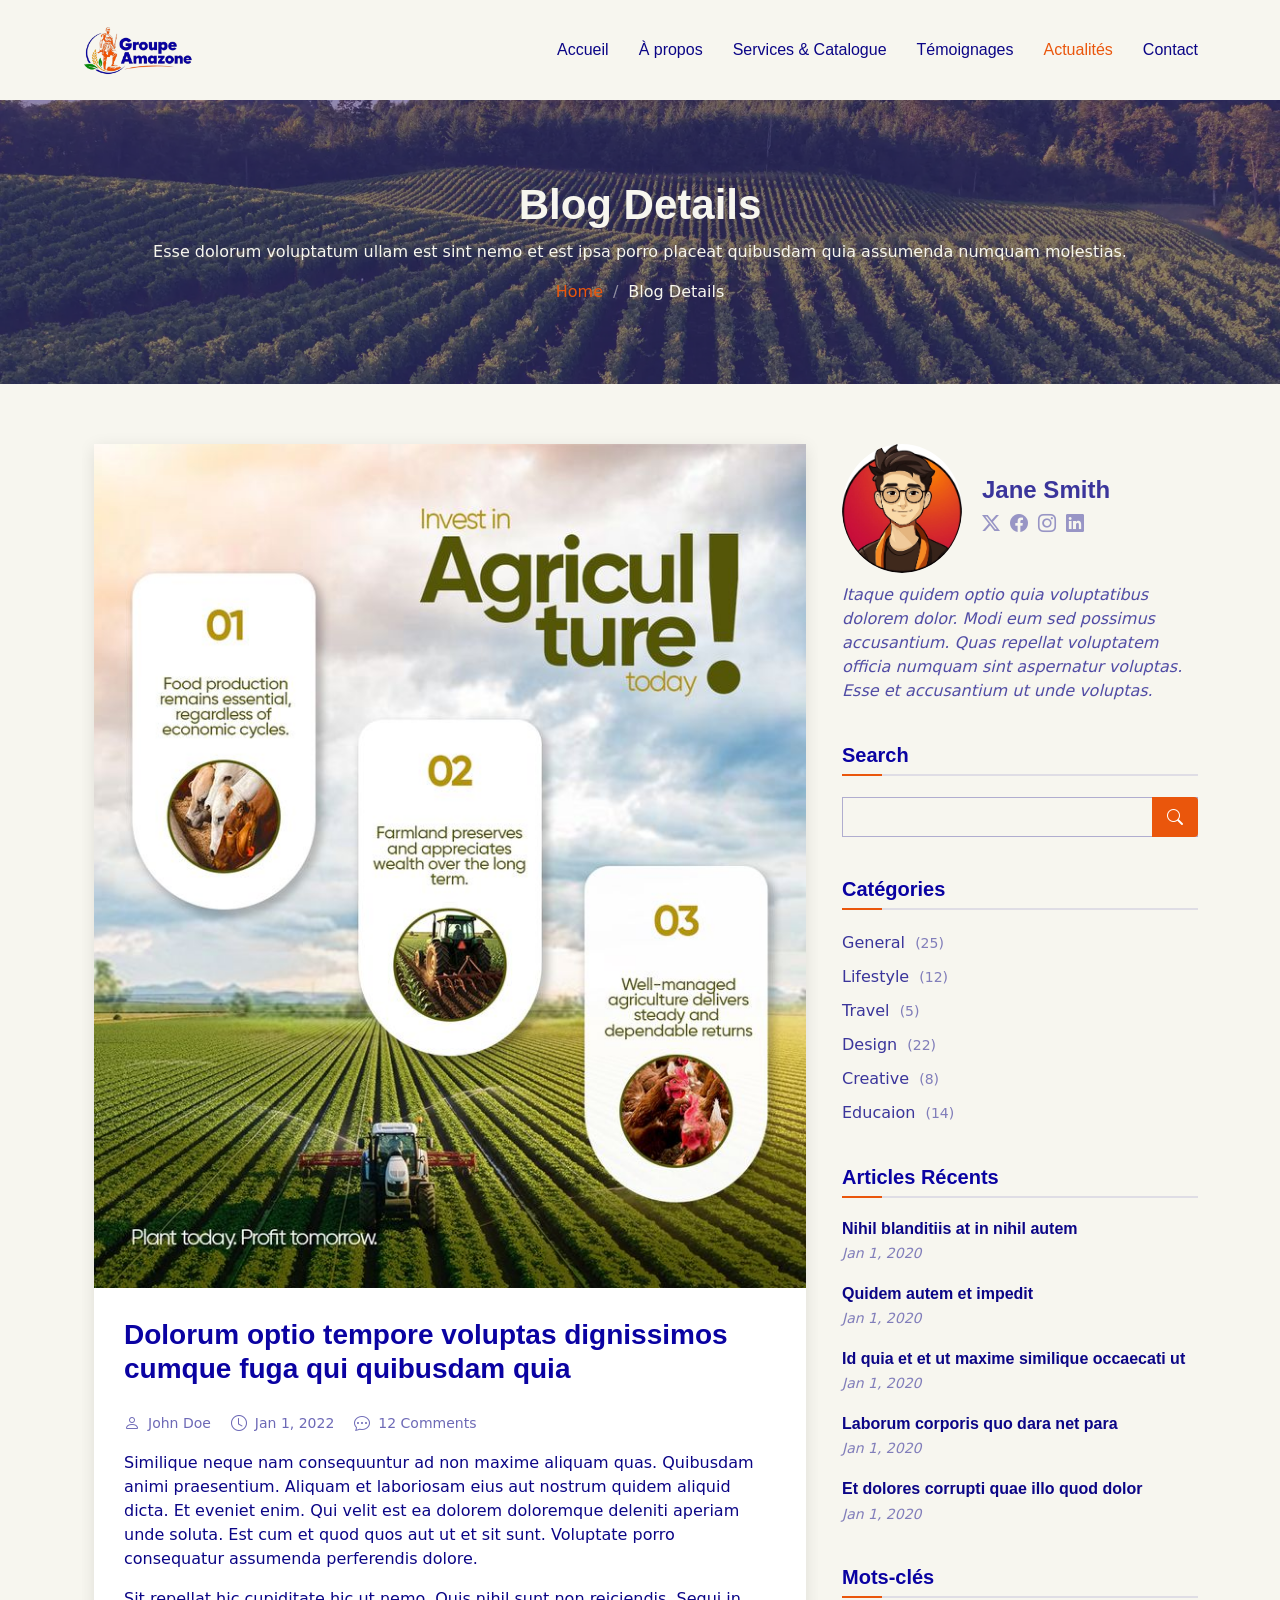
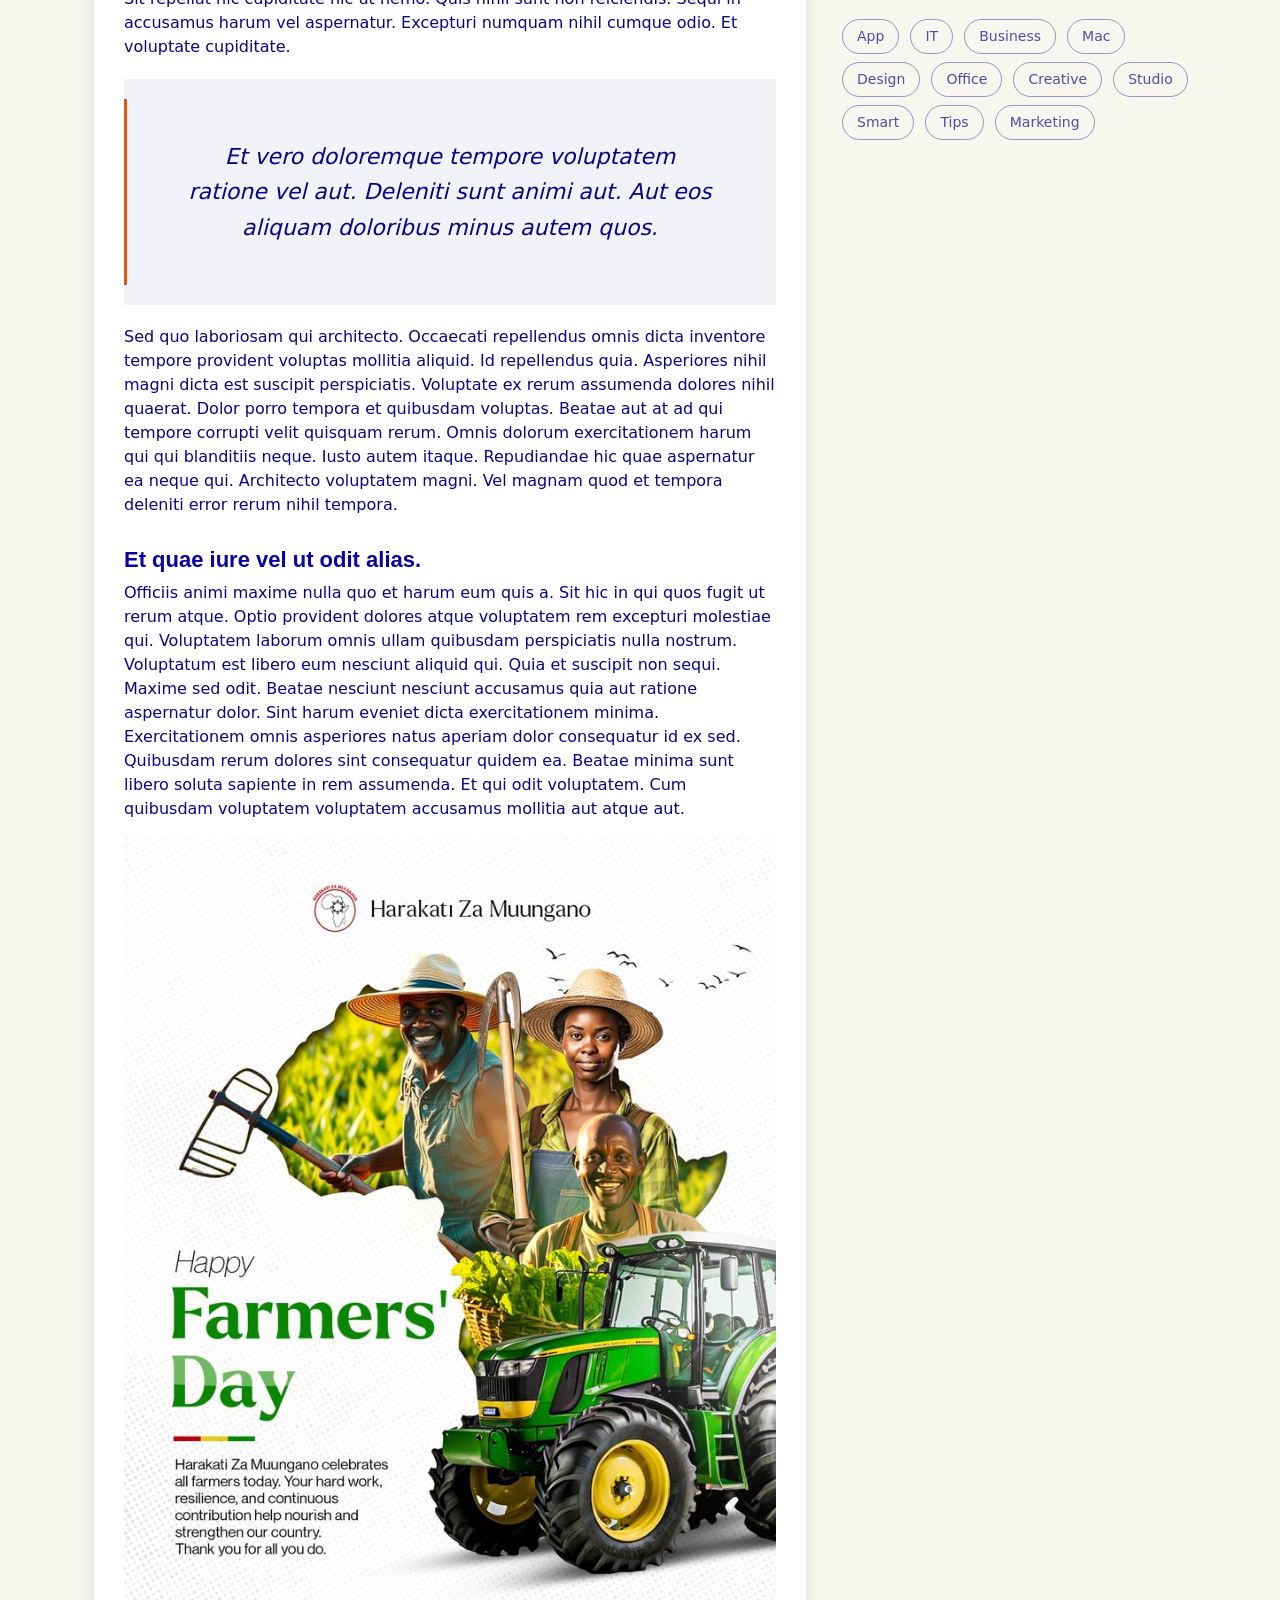
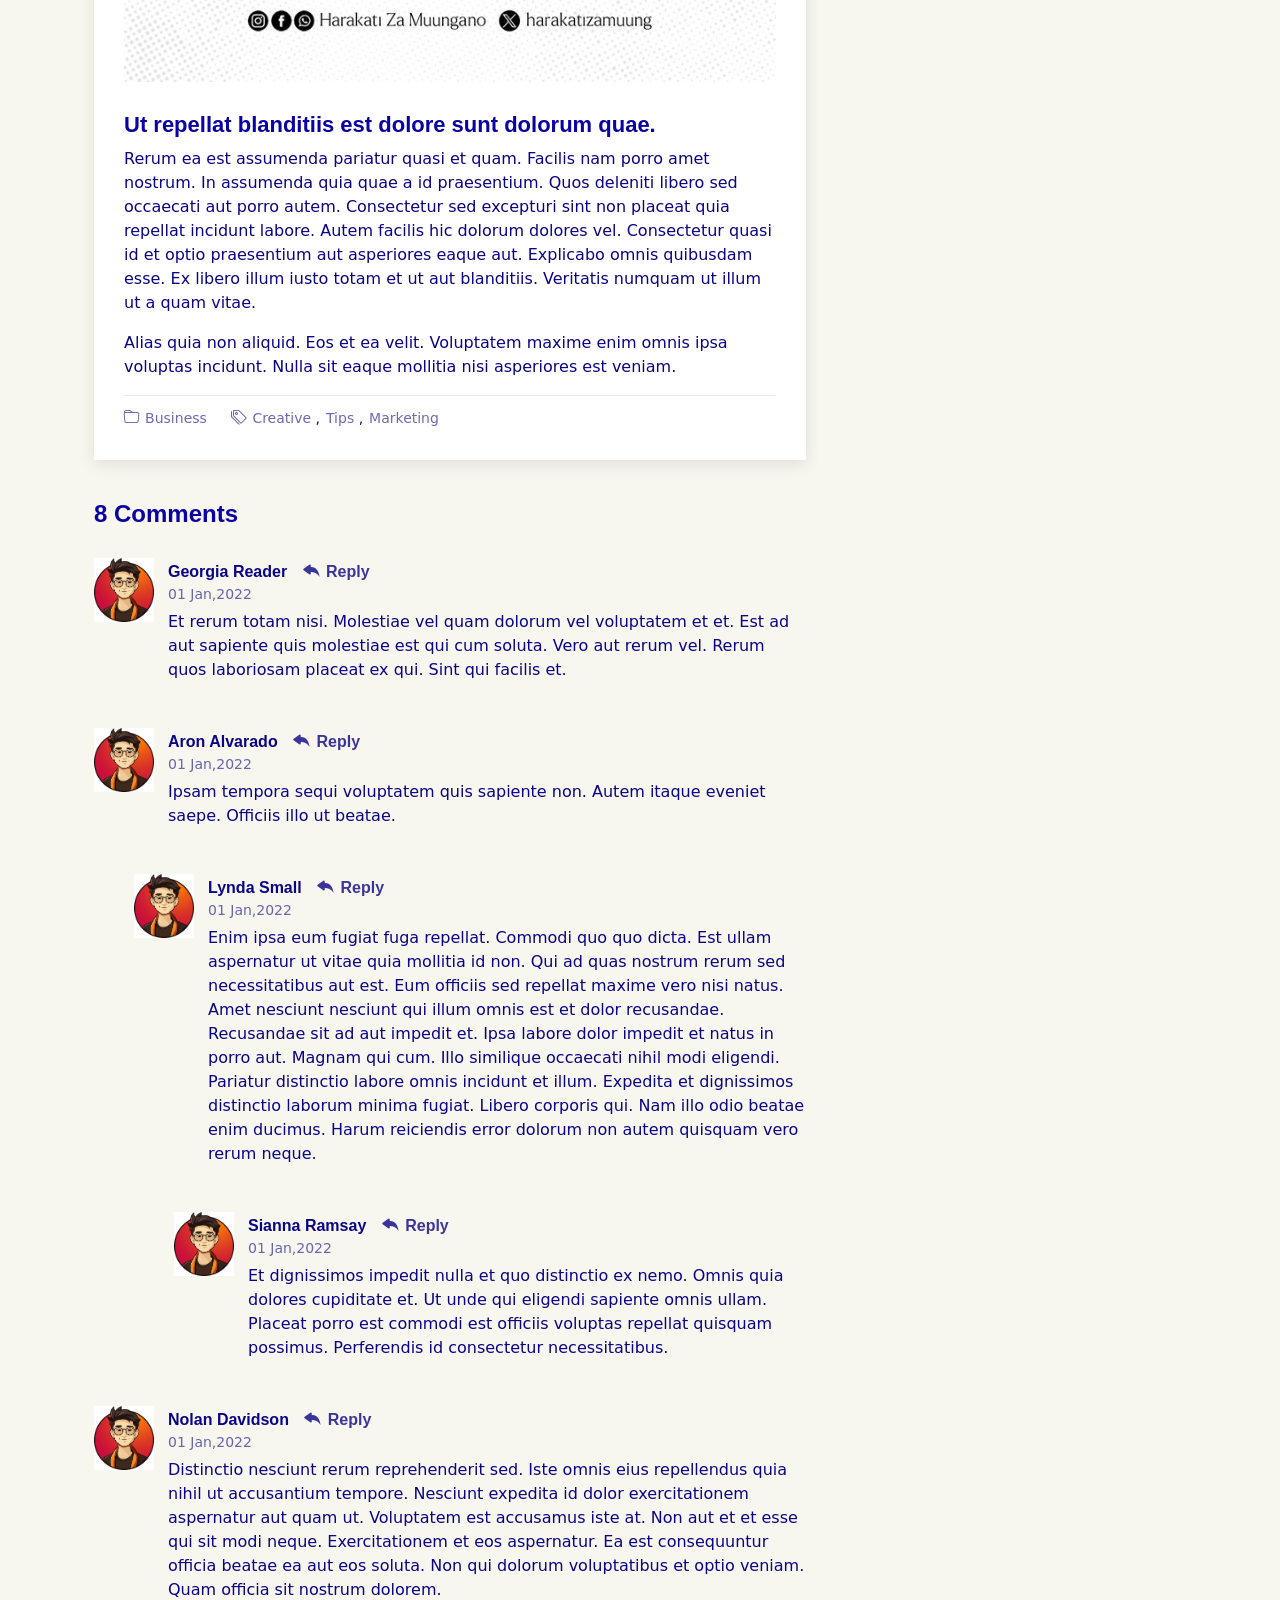
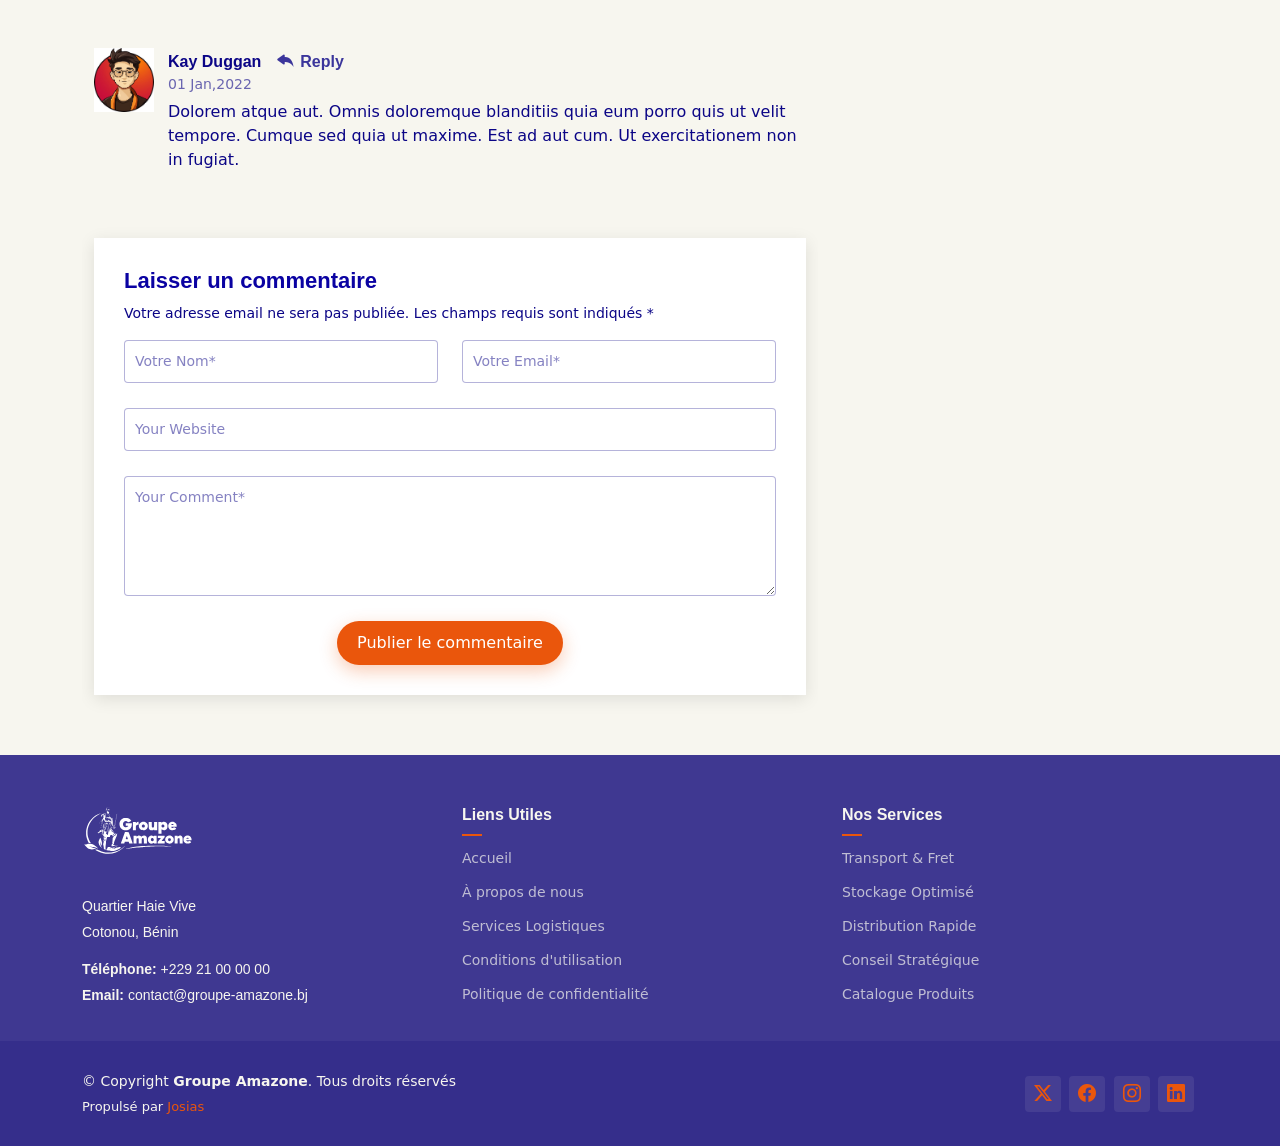
<file: blog-details.html>
<!DOCTYPE html>
<html lang="en">

<head>
  <meta charset="utf-8">
  <meta content="width=device-width, initial-scale=1.0" name="viewport">
  <title>Blog Details - AgriCulture Bootstrap Template</title>
  <meta name="description" content="">
  <meta name="keywords" content="">

  <!-- Favicons -->
  <link href="assets/img/favicon.png" rel="icon">
  <link href="assets/img/apple-touch-icon.png" rel="apple-touch-icon">

  <!-- Fonts -->
  <link href="https://fonts.googleapis.com" rel="preconnect">
  <link href="https://fonts.gstatic.com" rel="preconnect" crossorigin>
  <link href="https://fonts.googleapis.com/css2?family=Open+Sans:ital,wght@0,300;0,400;0,500;0,600;0,700;0,800;1,300;1,400;1,500;1,600;1,700;1,800&family=Marcellus:wght@400&display=swap" rel="stylesheet">

  <!-- Vendor CSS Files -->
  <link href="assets/vendor/bootstrap/css/bootstrap.min.css" rel="stylesheet">
  <link href="assets/vendor/bootstrap-icons/bootstrap-icons.css" rel="stylesheet">
  <link href="assets/vendor/aos/aos.css" rel="stylesheet">
  <link href="assets/vendor/swiper/swiper-bundle.min.css" rel="stylesheet">
  <link href="assets/vendor/glightbox/css/glightbox.min.css" rel="stylesheet">

  <!-- Main CSS File -->
  <link href="assets/css/main.css" rel="stylesheet">

  <!-- =======================================================
  * Template Name: AgriCulture
  * Template URL: https://bootstrapmade.com/agriculture-bootstrap-website-template/
  * Updated: Aug 07 2024 with Bootstrap v5.3.3
  * Author: BootstrapMade.com
  * License: https://bootstrapmade.com/license/
  ======================================================== -->
</head>

<body class="blog-details-page">

  <header id="header" class="header d-flex align-items-center position-relative">
    <div class="container-fluid container-xl position-relative d-flex align-items-center justify-content-between">

      <a href="index.html" class="logo d-flex align-items-center">
        <img src="logo.svg" alt="Groupe Amazone" style="max-height: 50px;">
      </a>

      <nav id="navmenu" class="navmenu">
        <ul>
          <li><a href="index.html">Accueil</a></li>
          <li><a href="about.html">À propos</a></li>
          <li><a href="services.html">Services & Catalogue</a></li>
          <li><a href="testimonials.html">Témoignages</a></li>
          <li><a href="blog.html" class="active">Actualités</a></li>
          <li><a href="contact.html">Contact</a></li>
        </ul>
        <i class="mobile-nav-toggle d-xl-none bi bi-list"></i>
      </nav>

    </div>
  </header>

  <main class="main">

    <!-- Page Title -->
    <div class="page-title dark-background" data-aos="fade" style="background-image: url(assets/img/page-title-bg.webp);">
      <div class="container position-relative">
        <h1>Blog Details</h1>
        <p>Esse dolorum voluptatum ullam est sint nemo et est ipsa porro placeat quibusdam quia assumenda numquam molestias.</p>
        <nav class="breadcrumbs">
          <ol>
            <li><a href="index.html">Home</a></li>
            <li class="current">Blog Details</li>
          </ol>
        </nav>
      </div>
    </div><!-- End Page Title -->

    <div class="container">
      <div class="row">

        <div class="col-lg-8">

          <!-- Blog Details Section -->
          <section id="blog-details" class="blog-details section">
            <div class="container">

              <article class="article">

                <div class="post-img">
                  <img src="blog.jpg" alt="" class="img-fluid">
                </div>

                <h2 class="title">Dolorum optio tempore voluptas dignissimos cumque fuga qui quibusdam quia</h2>

                <div class="meta-top">
                  <ul>
                    <li class="d-flex align-items-center"><i class="bi bi-person"></i> <a href="blog-details.html">John Doe</a></li>
                    <li class="d-flex align-items-center"><i class="bi bi-clock"></i> <a href="blog-details.html"><time datetime="2020-01-01">Jan 1, 2022</time></a></li>
                    <li class="d-flex align-items-center"><i class="bi bi-chat-dots"></i> <a href="blog-details.html">12 Comments</a></li>
                  </ul>
                </div><!-- End meta top -->

                <div class="content">
                  <p>
                    Similique neque nam consequuntur ad non maxime aliquam quas. Quibusdam animi praesentium. Aliquam et laboriosam eius aut nostrum quidem aliquid dicta.
                    Et eveniet enim. Qui velit est ea dolorem doloremque deleniti aperiam unde soluta. Est cum et quod quos aut ut et sit sunt. Voluptate porro consequatur assumenda perferendis dolore.
                  </p>

                  <p>
                    Sit repellat hic cupiditate hic ut nemo. Quis nihil sunt non reiciendis. Sequi in accusamus harum vel aspernatur. Excepturi numquam nihil cumque odio. Et voluptate cupiditate.
                  </p>

                  <blockquote>
                    <p>
                      Et vero doloremque tempore voluptatem ratione vel aut. Deleniti sunt animi aut. Aut eos aliquam doloribus minus autem quos.
                    </p>
                  </blockquote>

                  <p>
                    Sed quo laboriosam qui architecto. Occaecati repellendus omnis dicta inventore tempore provident voluptas mollitia aliquid. Id repellendus quia. Asperiores nihil magni dicta est suscipit perspiciatis. Voluptate ex rerum assumenda dolores nihil quaerat.
                    Dolor porro tempora et quibusdam voluptas. Beatae aut at ad qui tempore corrupti velit quisquam rerum. Omnis dolorum exercitationem harum qui qui blanditiis neque.
                    Iusto autem itaque. Repudiandae hic quae aspernatur ea neque qui. Architecto voluptatem magni. Vel magnam quod et tempora deleniti error rerum nihil tempora.
                  </p>

                  <h3>Et quae iure vel ut odit alias.</h3>
                  <p>
                    Officiis animi maxime nulla quo et harum eum quis a. Sit hic in qui quos fugit ut rerum atque. Optio provident dolores atque voluptatem rem excepturi molestiae qui. Voluptatem laborum omnis ullam quibusdam perspiciatis nulla nostrum. Voluptatum est libero eum nesciunt aliquid qui.
                    Quia et suscipit non sequi. Maxime sed odit. Beatae nesciunt nesciunt accusamus quia aut ratione aspernatur dolor. Sint harum eveniet dicta exercitationem minima. Exercitationem omnis asperiores natus aperiam dolor consequatur id ex sed. Quibusdam rerum dolores sint consequatur quidem ea.
                    Beatae minima sunt libero soluta sapiente in rem assumenda. Et qui odit voluptatem. Cum quibusdam voluptatem voluptatem accusamus mollitia aut atque aut.
                  </p>
                  <img src="blog2.jpg" class="img-fluid" alt="">

                  <h3>Ut repellat blanditiis est dolore sunt dolorum quae.</h3>
                  <p>
                    Rerum ea est assumenda pariatur quasi et quam. Facilis nam porro amet nostrum. In assumenda quia quae a id praesentium. Quos deleniti libero sed occaecati aut porro autem. Consectetur sed excepturi sint non placeat quia repellat incidunt labore. Autem facilis hic dolorum dolores vel.
                    Consectetur quasi id et optio praesentium aut asperiores eaque aut. Explicabo omnis quibusdam esse. Ex libero illum iusto totam et ut aut blanditiis. Veritatis numquam ut illum ut a quam vitae.
                  </p>
                  <p>
                    Alias quia non aliquid. Eos et ea velit. Voluptatem maxime enim omnis ipsa voluptas incidunt. Nulla sit eaque mollitia nisi asperiores est veniam.
                  </p>

                </div><!-- End post content -->

                <div class="meta-bottom">
                  <i class="bi bi-folder"></i>
                  <ul class="cats">
                    <li><a href="#">Business</a></li>
                  </ul>

                  <i class="bi bi-tags"></i>
                  <ul class="tags">
                    <li><a href="#">Creative</a></li>
                    <li><a href="#">Tips</a></li>
                    <li><a href="#">Marketing</a></li>
                  </ul>
                </div><!-- End meta bottom -->

              </article>

            </div>
          </section><!-- /Blog Details Section -->

          <!-- Blog Comments Section -->
          <section id="blog-comments" class="blog-comments section">

            <div class="container">

              <h4 class="comments-count">8 Comments</h4>

              <div id="comment-1" class="comment">
                <div class="d-flex">
                  <div class="comment-img"><img src="userdoe.jpg" alt=""></div>
                  <div>
                    <h5><a href="">Georgia Reader</a> <a href="#" class="reply"><i class="bi bi-reply-fill"></i> Reply</a></h5>
                    <time datetime="2020-01-01">01 Jan,2022</time>
                    <p>
                      Et rerum totam nisi. Molestiae vel quam dolorum vel voluptatem et et. Est ad aut sapiente quis molestiae est qui cum soluta.
                      Vero aut rerum vel. Rerum quos laboriosam placeat ex qui. Sint qui facilis et.
                    </p>
                  </div>
                </div>
              </div><!-- End comment #1 -->

              <div id="comment-2" class="comment">
                <div class="d-flex">
                  <div class="comment-img"><img src="userdoe.jpg" alt=""></div>
                  <div>
                    <h5><a href="">Aron Alvarado</a> <a href="#" class="reply"><i class="bi bi-reply-fill"></i> Reply</a></h5>
                    <time datetime="2020-01-01">01 Jan,2022</time>
                    <p>
                      Ipsam tempora sequi voluptatem quis sapiente non. Autem itaque eveniet saepe. Officiis illo ut beatae.
                    </p>
                  </div>
                </div>

                <div id="comment-reply-1" class="comment comment-reply">
                  <div class="d-flex">
                    <div class="comment-img"><img src="userdoe.jpg" alt=""></div>
                    <div>
                      <h5><a href="">Lynda Small</a> <a href="#" class="reply"><i class="bi bi-reply-fill"></i> Reply</a></h5>
                      <time datetime="2020-01-01">01 Jan,2022</time>
                      <p>
                        Enim ipsa eum fugiat fuga repellat. Commodi quo quo dicta. Est ullam aspernatur ut vitae quia mollitia id non. Qui ad quas nostrum rerum sed necessitatibus aut est. Eum officiis sed repellat maxime vero nisi natus. Amet nesciunt nesciunt qui illum omnis est et dolor recusandae.

                        Recusandae sit ad aut impedit et. Ipsa labore dolor impedit et natus in porro aut. Magnam qui cum. Illo similique occaecati nihil modi eligendi. Pariatur distinctio labore omnis incidunt et illum. Expedita et dignissimos distinctio laborum minima fugiat.

                        Libero corporis qui. Nam illo odio beatae enim ducimus. Harum reiciendis error dolorum non autem quisquam vero rerum neque.
                      </p>
                    </div>
                  </div>

                  <div id="comment-reply-2" class="comment comment-reply">
                    <div class="d-flex">
                      <div class="comment-img"><img src="userdoe.jpg" alt=""></div>
                      <div>
                        <h5><a href="">Sianna Ramsay</a> <a href="#" class="reply"><i class="bi bi-reply-fill"></i> Reply</a></h5>
                        <time datetime="2020-01-01">01 Jan,2022</time>
                        <p>
                          Et dignissimos impedit nulla et quo distinctio ex nemo. Omnis quia dolores cupiditate et. Ut unde qui eligendi sapiente omnis ullam. Placeat porro est commodi est officiis voluptas repellat quisquam possimus. Perferendis id consectetur necessitatibus.
                        </p>
                      </div>
                    </div>

                  </div><!-- End comment reply #2-->

                </div><!-- End comment reply #1-->

              </div><!-- End comment #2-->

              <div id="comment-3" class="comment">
                <div class="d-flex">
                  <div class="comment-img"><img src="userdoe.jpg" alt=""></div>
                  <div>
                    <h5><a href="">Nolan Davidson</a> <a href="#" class="reply"><i class="bi bi-reply-fill"></i> Reply</a></h5>
                    <time datetime="2020-01-01">01 Jan,2022</time>
                    <p>
                      Distinctio nesciunt rerum reprehenderit sed. Iste omnis eius repellendus quia nihil ut accusantium tempore. Nesciunt expedita id dolor exercitationem aspernatur aut quam ut. Voluptatem est accusamus iste at.
                      Non aut et et esse qui sit modi neque. Exercitationem et eos aspernatur. Ea est consequuntur officia beatae ea aut eos soluta. Non qui dolorum voluptatibus et optio veniam. Quam officia sit nostrum dolorem.
                    </p>
                  </div>
                </div>

              </div><!-- End comment #3 -->

              <div id="comment-4" class="comment">
                <div class="d-flex">
                  <div class="comment-img"><img src="userdoe.jpg" alt=""></div>
                  <div>
                    <h5><a href="">Kay Duggan</a> <a href="#" class="reply"><i class="bi bi-reply-fill"></i> Reply</a></h5>
                    <time datetime="2020-01-01">01 Jan,2022</time>
                    <p>
                      Dolorem atque aut. Omnis doloremque blanditiis quia eum porro quis ut velit tempore. Cumque sed quia ut maxime. Est ad aut cum. Ut exercitationem non in fugiat.
                    </p>
                  </div>
                </div>

              </div><!-- End comment #4 -->

            </div>

          </section><!-- /Blog Comments Section -->

          <!-- Comment Form Section -->
          <section id="comment-form" class="comment-form section">
            <div class="container">

              <form action="">

                <h4>Laisser un commentaire</h4>
                <p>Votre adresse email ne sera pas publiée. Les champs requis sont indiqués * </p>
                <div class="row">
                  <div class="col-md-6 form-group">
                    <input name="name" type="text" class="form-control" placeholder="Votre Nom*">
                  </div>
                  <div class="col-md-6 form-group">
                    <input name="email" type="text" class="form-control" placeholder="Votre Email*">
                  </div>
                </div>
                <div class="row">
                  <div class="col form-group">
                    <input name="website" type="text" class="form-control" placeholder="Your Website">
                  </div>
                </div>
                <div class="row">
                  <div class="col form-group">
                    <textarea name="comment" class="form-control" placeholder="Your Comment*"></textarea>
                  </div>
                </div>

                <div class="text-center">
                  <button type="submit" class="btn btn-primary">Publier le commentaire</button>
                </div>

              </form>

            </div>
          </section><!-- /Comment Form Section -->

        </div>

        <div class="col-lg-4 sidebar">

          <div class="widgets-container">

            <!-- Blog Author Widget -->
            <div class="blog-author-widget widget-item">

              <div class="d-flex flex-column align-items-center">
                <div class="d-flex align-items-center w-100">
                  <img src="userdoe.jpg" class="rounded-circle flex-shrink-0" alt="">
                  <div>
                    <h4>Jane Smith</h4>
                    <div class="social-links">
                      <a href="https://x.com/#"><i class="bi bi-twitter-x"></i></a>
                      <a href="https://facebook.com/#"><i class="bi bi-facebook"></i></a>
                      <a href="https://instagram.com/#"><i class="biu bi-instagram"></i></a>
                      <a href="https://instagram.com/#"><i class="biu bi-linkedin"></i></a>
                    </div>
                  </div>
                </div>

                <p>
                  Itaque quidem optio quia voluptatibus dolorem dolor. Modi eum sed possimus accusantium. Quas repellat voluptatem officia numquam sint aspernatur voluptas. Esse et accusantium ut unde voluptas.
                </p>

              </div>

            </div><!--/Blog Author Widget -->

            <!-- Search Widget -->
            <div class="search-widget widget-item">

              <h3 class="widget-title">Search</h3>
              <form action="">
                <input type="text">
                <button type="submit" title="Search"><i class="bi bi-search"></i></button>
              </form>

            </div><!--/Search Widget -->

            <!-- Categories Widget -->
            <div class="categories-widget widget-item">

              <h3 class="widget-title">Catégories</h3>
              <ul class="mt-3">
                <li><a href="#">General <span>(25)</span></a></li>
                <li><a href="#">Lifestyle <span>(12)</span></a></li>
                <li><a href="#">Travel <span>(5)</span></a></li>
                <li><a href="#">Design <span>(22)</span></a></li>
                <li><a href="#">Creative <span>(8)</span></a></li>
                <li><a href="#">Educaion <span>(14)</span></a></li>
              </ul>

            </div><!--/Categories Widget -->

            <!-- Recent Posts Widget 2 -->
            <div class="recent-posts-widget-2 widget-item">

              <h3 class="widget-title">Articles Récents</h3>

              <div class="post-item">
                <h4><a href="blog-details.html">Nihil blanditiis at in nihil autem</a></h4>
                <time datetime="2020-01-01">Jan 1, 2020</time>
              </div><!-- End recent post item-->

              <div class="post-item">
                <h4><a href="blog-details.html">Quidem autem et impedit</a></h4>
                <time datetime="2020-01-01">Jan 1, 2020</time>
              </div><!-- End recent post item-->

              <div class="post-item">
                <h4><a href="blog-details.html">Id quia et et ut maxime similique occaecati ut</a></h4>
                <time datetime="2020-01-01">Jan 1, 2020</time>
              </div><!-- End recent post item-->

              <div class="post-item">
                <h4><a href="blog-details.html">Laborum corporis quo dara net para</a></h4>
                <time datetime="2020-01-01">Jan 1, 2020</time>
              </div><!-- End recent post item-->

              <div class="post-item">
                <h4><a href="blog-details.html">Et dolores corrupti quae illo quod dolor</a></h4>
                <time datetime="2020-01-01">Jan 1, 2020</time>
              </div><!-- End recent post item-->

            </div><!--/Recent Posts Widget 2 -->

            <!-- Tags Widget -->
            <div class="tags-widget widget-item">

              <h3 class="widget-title">Mots-clés</h3>
              <ul>
                <li><a href="#">App</a></li>
                <li><a href="#">IT</a></li>
                <li><a href="#">Business</a></li>
                <li><a href="#">Mac</a></li>
                <li><a href="#">Design</a></li>
                <li><a href="#">Office</a></li>
                <li><a href="#">Creative</a></li>
                <li><a href="#">Studio</a></li>
                <li><a href="#">Smart</a></li>
                <li><a href="#">Tips</a></li>
                <li><a href="#">Marketing</a></li>
              </ul>

            </div><!--/Tags Widget -->

          </div>

        </div>

      </div>
    </div>

  </main>

  <footer id="footer" class="footer dark-background">

    <div class="footer-top">
      <div class="container">
        <div class="row gy-4">
          <div class="col-lg-4 col-md-6 footer-about">
            <a href="index.html" class="logo d-flex align-items-center">
              <img src="logo_white.svg" alt="Groupe Amazone" style="max-height: 50px;">
            </a>
            <div class="footer-contact pt-3">
              <p>Quartier Haie Vive</p>
              <p>Cotonou, Bénin</p>
              <p class="mt-3"><strong>Téléphone:</strong> <span>+229 21 00 00 00</span></p>
              <p><strong>Email:</strong> <span>contact@groupe-amazone.bj</span></p>
            </div>
          </div>

          <div class="col-lg-4 col-md-12 footer-links">
            <h4>Liens Utiles</h4>
            <ul>
              <li><a href="index.html">Accueil</a></li>
              <li><a href="about.html">À propos de nous</a></li>
              <li><a href="services.html">Services Logistiques</a></li>
              <li><a href="#">Conditions d'utilisation</a></li>
              <li><a href="#">Politique de confidentialité</a></li>
            </ul>
          </div>

          <div class="col-lg-4 col-md-12 footer-links">
            <h4>Nos Services</h4>
            <ul>
              <li><a href="services.html#services">Transport & Fret</a></li>
              <li><a href="services.html#services">Stockage Optimisé</a></li>
              <li><a href="services.html#services">Distribution Rapide</a></li>
              <li><a href="services.html#services">Conseil Stratégique</a></li>
              <li><a href="services.html#services-2">Catalogue Produits</a></li>
            </ul>
          </div>

        </div>
      </div>
    </div>

    <div class="copyright text-center">
      <div class="container d-flex flex-column flex-lg-row justify-content-center justify-content-lg-between align-items-center">

        <div class="d-flex flex-column align-items-center align-items-lg-start">
          <div>
            © Copyright <strong><span>Groupe Amazone</span></strong>. Tous droits réservés
          </div>
          <div class="credits">
            Propulsé par <a href="https://github.com/josias229/my-Portfolio-Josias">Josias</a>
          </div>
        </div>

        <div class="social-links order-first order-lg-last mb-3 mb-lg-0">
          <a href=""><i class="bi bi-twitter-x"></i></a>
          <a href=""><i class="bi bi-facebook"></i></a>
          <a href=""><i class="bi bi-instagram"></i></a>
          <a href=""><i class="bi bi-linkedin"></i></a>
        </div>

      </div>
    </div>

  </footer>

  <!-- Scroll Top -->
  <a href="#" id="scroll-top" class="scroll-top d-flex align-items-center justify-content-center"><i class="bi bi-arrow-up-short"></i></a>

  <!-- Preloader -->
  <div id="preloader"></div>

  <!-- Vendor JS Files -->
  <script src="assets/vendor/bootstrap/js/bootstrap.bundle.min.js"></script>
  <script src="assets/vendor/php-email-form/validate.js"></script>
  <script src="assets/vendor/aos/aos.js"></script>
  <script src="assets/vendor/swiper/swiper-bundle.min.js"></script>
  <script src="assets/vendor/glightbox/js/glightbox.min.js"></script>

  <!-- Main JS File -->
  <script src="assets/js/main.js"></script>

</body>

</html>
</file>
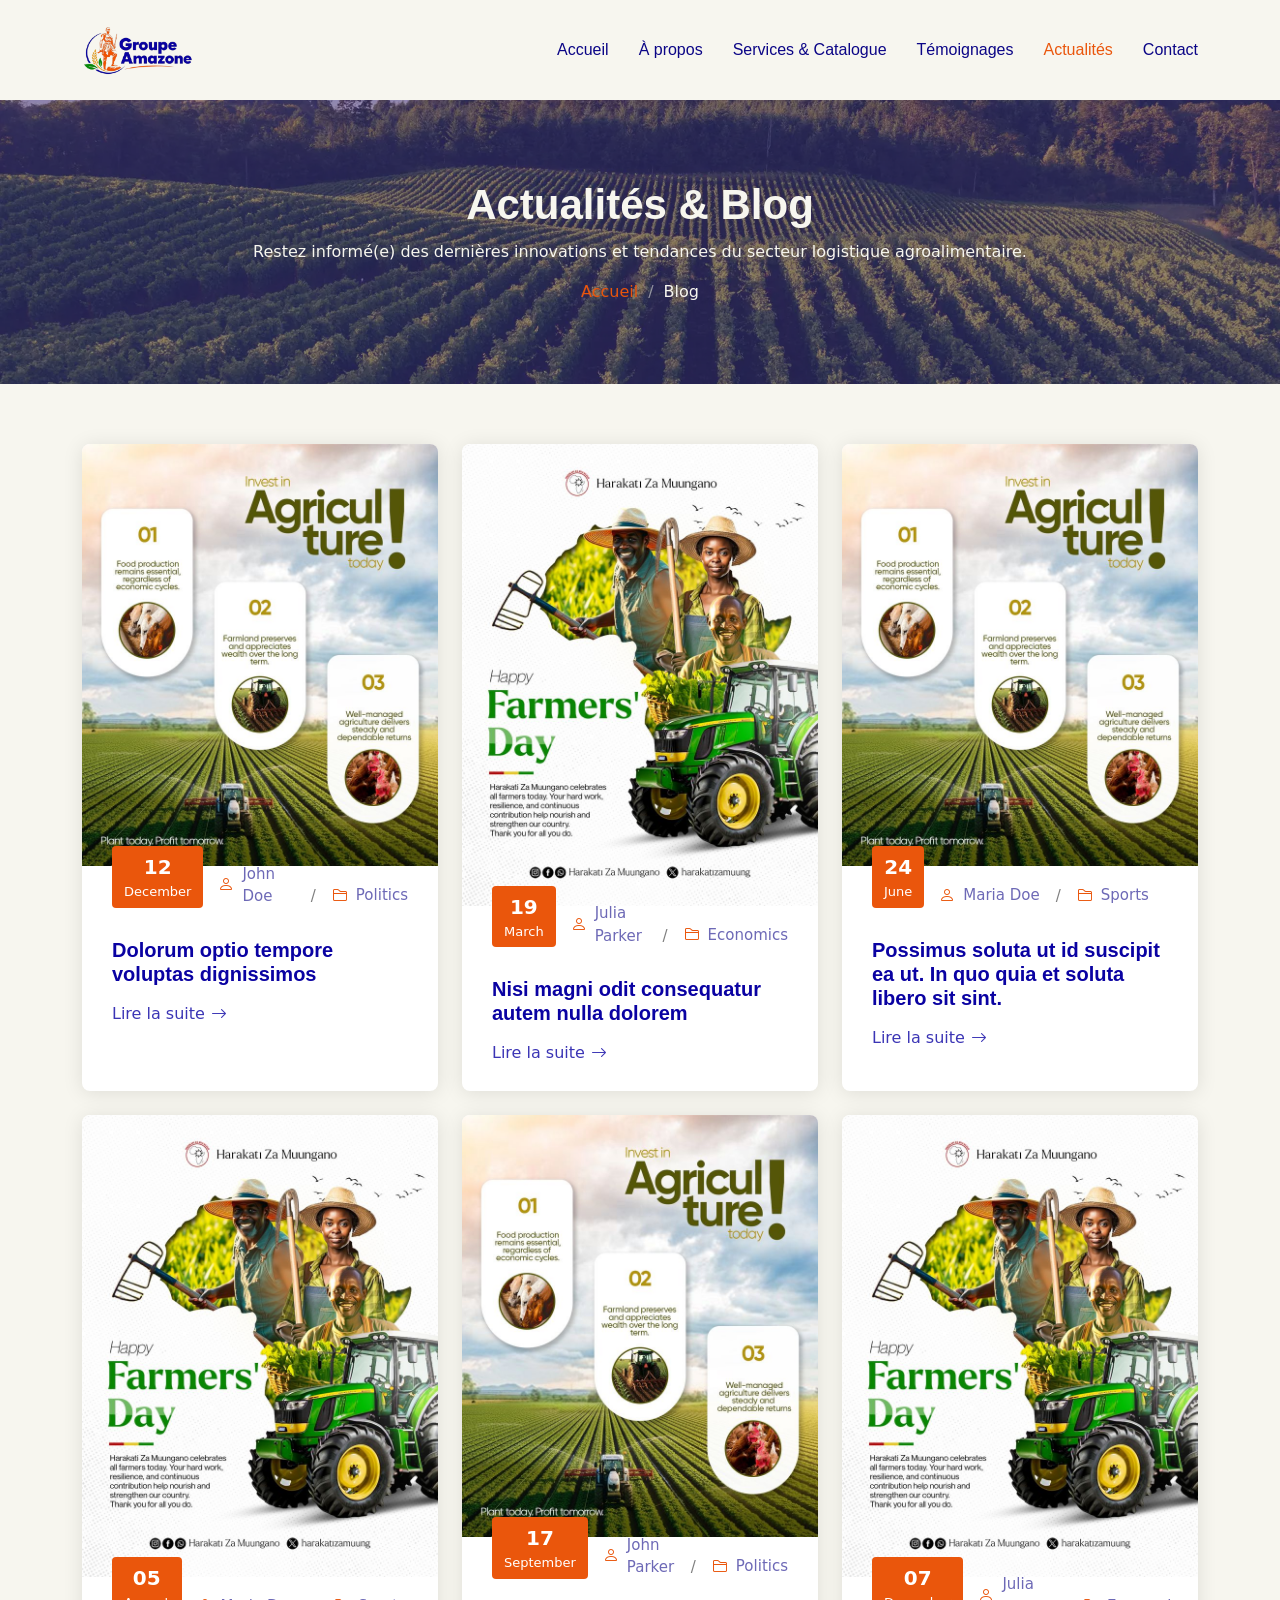
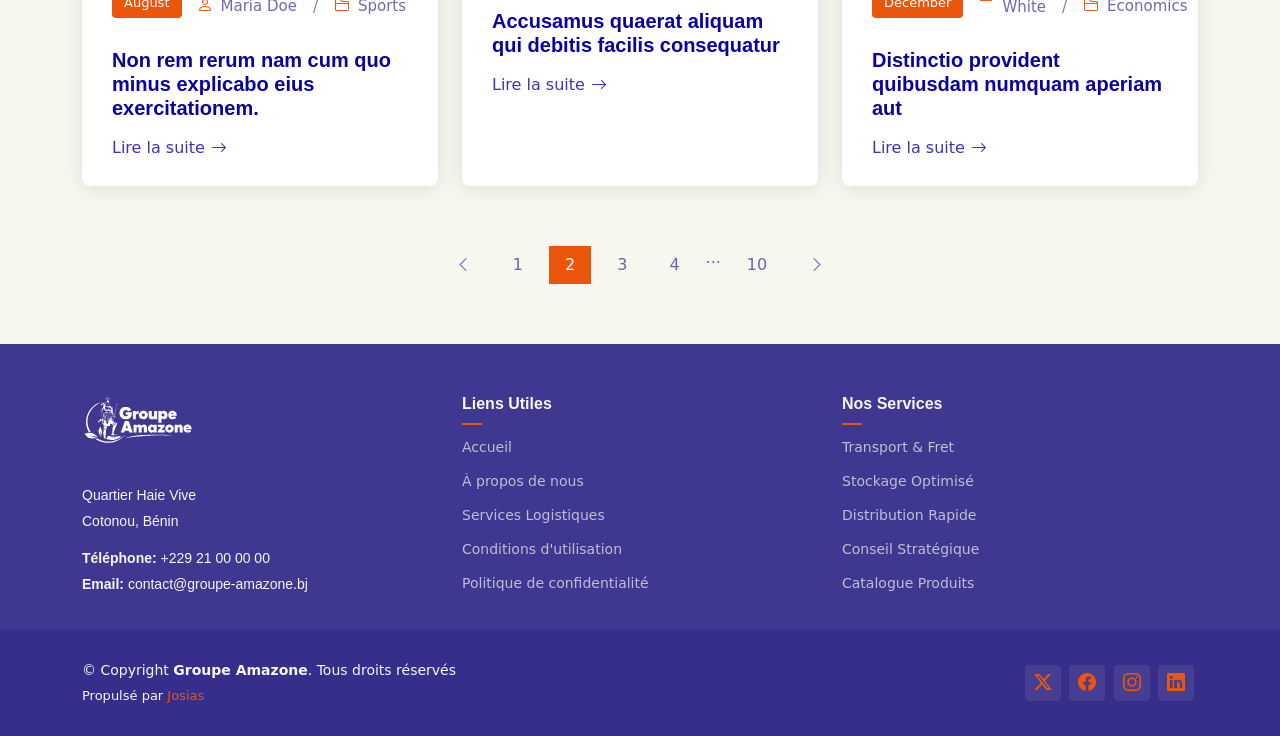
<file: blog.html>
<!DOCTYPE html>
<html lang="en">

<head>
  <meta charset="utf-8">
  <meta content="width=device-width, initial-scale=1.0" name="viewport">
  <title>Blog - AgriCulture Bootstrap Template</title>
  <meta name="description" content="">
  <meta name="keywords" content="">

  <!-- Favicons -->
  <link href="assets/img/favicon.png" rel="icon">
  <link href="assets/img/apple-touch-icon.png" rel="apple-touch-icon">

  <!-- Fonts -->
  <link href="https://fonts.googleapis.com" rel="preconnect">
  <link href="https://fonts.gstatic.com" rel="preconnect" crossorigin>
  <link href="https://fonts.googleapis.com/css2?family=Open+Sans:ital,wght@0,300;0,400;0,500;0,600;0,700;0,800;1,300;1,400;1,500;1,600;1,700;1,800&family=Marcellus:wght@400&display=swap" rel="stylesheet">

  <!-- Vendor CSS Files -->
  <link href="assets/vendor/bootstrap/css/bootstrap.min.css" rel="stylesheet">
  <link href="assets/vendor/bootstrap-icons/bootstrap-icons.css" rel="stylesheet">
  <link href="assets/vendor/aos/aos.css" rel="stylesheet">
  <link href="assets/vendor/swiper/swiper-bundle.min.css" rel="stylesheet">
  <link href="assets/vendor/glightbox/css/glightbox.min.css" rel="stylesheet">

  <!-- Main CSS File -->
  <link href="assets/css/main.css" rel="stylesheet">

  <!-- =======================================================
  * Template Name: AgriCulture
  * Template URL: https://bootstrapmade.com/agriculture-bootstrap-website-template/
  * Updated: Aug 07 2024 with Bootstrap v5.3.3
  * Author: BootstrapMade.com
  * License: https://bootstrapmade.com/license/
  ======================================================== -->
</head>

<body class="blog-page">

  <header id="header" class="header d-flex align-items-center position-relative">
    <div class="container-fluid container-xl position-relative d-flex align-items-center justify-content-between">

      <a href="index.html" class="logo d-flex align-items-center">
        <img src="logo.svg" alt="Groupe Amazone" style="max-height: 50px;">
      </a>

      <nav id="navmenu" class="navmenu">
        <ul>
          <li><a href="index.html">Accueil</a></li>
          <li><a href="about.html">À propos</a></li>
          <li><a href="services.html">Services & Catalogue</a></li>
          <li><a href="testimonials.html">Témoignages</a></li>
          <li><a href="blog.html" class="active">Actualités</a></li>
          <li><a href="contact.html">Contact</a></li>
        </ul>
        <i class="mobile-nav-toggle d-xl-none bi bi-list"></i>
      </nav>

    </div>
  </header>

  <main class="main">

    <!-- Page Title -->
    <div class="page-title dark-background" data-aos="fade" style="background-image: url(assets/img/page-title-bg.webp);">
      <div class="container position-relative">
        <h1>Actualités & Blog</h1>
        <p>Restez informé(e) des dernières innovations et tendances du secteur logistique agroalimentaire.</p>
        <nav class="breadcrumbs">
          <ol>
            <li><a href="index.html">Accueil</a></li>
            <li class="current">Blog</li>
          </ol>
        </nav>
      </div>
    </div><!-- End Page Title -->

    <!-- Blog Posts 2 Section -->
    <section id="blog-posts-2" class="blog-posts-2 section">

      <div class="container">
        <div class="row gy-4">

          <div class="col-lg-4">
            <article class="position-relative h-100">

              <div class="post-img position-relative overflow-hidden">
                <img src="blog.jpg" class="img-fluid" alt="">
              </div>

              <div class="meta d-flex align-items-end">
                <span class="post-date"><span>12</span>December</span>
                <div class="d-flex align-items-center">
                  <i class="bi bi-person"></i> <span class="ps-2">John Doe</span>
                </div>
                <span class="px-3 text-black-50">/</span>
                <div class="d-flex align-items-center">
                  <i class="bi bi-folder2"></i> <span class="ps-2">Politics</span>
                </div>
              </div>

              <div class="post-content d-flex flex-column">

                <h3 class="post-title">Dolorum optio tempore voluptas dignissimos</h3>
                <a href="blog-details.html" class="readmore stretched-link"><span>Lire la suite</span><i class="bi bi-arrow-right"></i></a>

              </div>

            </article>
          </div><!-- End post list item -->

          <div class="col-lg-4">
            <article class="position-relative h-100">

              <div class="post-img position-relative overflow-hidden">
                <img src="blog2.jpg" class="img-fluid" alt="">
              </div>

              <div class="meta d-flex align-items-end">
                <span class="post-date"><span>19</span>March</span>
                <div class="d-flex align-items-center">
                  <i class="bi bi-person"></i> <span class="ps-2">Julia Parker</span>
                </div>
                <span class="px-3 text-black-50">/</span>
                <div class="d-flex align-items-center">
                  <i class="bi bi-folder2"></i> <span class="ps-2">Economics</span>
                </div>
              </div>

              <div class="post-content d-flex flex-column">
                <h3 class="post-title">Nisi magni odit consequatur autem nulla dolorem</h3>
                <a href="blog-details.html" class="readmore stretched-link"><span>Lire la suite</span><i class="bi bi-arrow-right"></i></a>
              </div>

            </article>
          </div><!-- End post list item -->

          <div class="col-lg-4">
            <article class="position-relative h-100">

              <div class="post-img position-relative overflow-hidden">
                <img src="blog.jpg" class="img-fluid" alt="">
              </div>
              <div class="meta d-flex align-items-end">
                <span class="post-date"><span>24</span>June</span>
                <div class="d-flex align-items-center">
                  <i class="bi bi-person"></i> <span class="ps-2">Maria Doe</span>
                </div>
                <span class="px-3 text-black-50">/</span>
                <div class="d-flex align-items-center">
                  <i class="bi bi-folder2"></i> <span class="ps-2">Sports</span>
                </div>
              </div>

              <div class="post-content d-flex flex-column">
                <h3 class="post-title">Possimus soluta ut id suscipit ea ut. In quo quia et soluta libero sit sint.</h3>
                <a href="blog-details.html" class="readmore stretched-link"><span>Lire la suite</span><i class="bi bi-arrow-right"></i></a>
              </div>

            </article>
          </div><!-- End post list item -->

          <div class="col-lg-4">
            <article class="position-relative h-100">

              <div class="post-img position-relative overflow-hidden">
                <img src="blog2.jpg" class="img-fluid" alt="">
              </div>
              <div class="meta d-flex align-items-end">
                <span class="post-date"><span>05</span>August</span>
                <div class="d-flex align-items-center">
                  <i class="bi bi-person"></i> <span class="ps-2">Maria Doe</span>
                </div>
                <span class="px-3 text-black-50">/</span>
                <div class="d-flex align-items-center">
                  <i class="bi bi-folder2"></i> <span class="ps-2">Sports</span>
                </div>
              </div>

              <div class="post-content d-flex flex-column">
                <h3 class="post-title">Non rem rerum nam cum quo minus explicabo eius exercitationem.</h3>
                <a href="blog-details.html" class="readmore stretched-link"><span>Lire la suite</span><i class="bi bi-arrow-right"></i></a>
              </div>

            </article>
          </div><!-- End post list item -->

          <div class="col-lg-4">
            <article class="position-relative h-100">

              <div class="post-img position-relative overflow-hidden">
                <img src="blog.jpg" class="img-fluid" alt="">
              </div>

              <div class="meta d-flex align-items-end">
                <span class="post-date"><span>17</span>September</span>
                <div class="d-flex align-items-center">
                  <i class="bi bi-person"></i> <span class="ps-2">John Parker</span>
                </div>
                <span class="px-3 text-black-50">/</span>
                <div class="d-flex align-items-center">
                  <i class="bi bi-folder2"></i> <span class="ps-2">Politics</span>
                </div>
              </div>

              <div class="post-content d-flex flex-column">

                <h3 class="post-title">Accusamus quaerat aliquam qui debitis facilis consequatur</h3>
                <a href="blog-details.html" class="readmore stretched-link"><span>Lire la suite</span><i class="bi bi-arrow-right"></i></a>

              </div>

            </article>
          </div><!-- End post list item -->

          <div class="col-lg-4">
            <article class="position-relative h-100">

              <div class="post-img position-relative overflow-hidden">
                <img src="blog2.jpg" class="img-fluid" alt="">
              </div>

              <div class="meta d-flex align-items-end">
                <span class="post-date"><span>07</span>December</span>
                <div class="d-flex align-items-center">
                  <i class="bi bi-person"></i> <span class="ps-2">Julia White</span>
                </div>
                <span class="px-3 text-black-50">/</span>
                <div class="d-flex align-items-center">
                  <i class="bi bi-folder2"></i> <span class="ps-2">Economics</span>
                </div>
              </div>

              <div class="post-content d-flex flex-column">

                <h3 class="post-title">Distinctio provident quibusdam numquam aperiam aut</h3>
                <a href="blog-details.html" class="readmore stretched-link"><span>Lire la suite</span><i class="bi bi-arrow-right"></i></a>

              </div>

            </article>
          </div><!-- End post list item -->

        </div>
      </div>

    </section><!-- /Blog Posts 2 Section -->

    <!-- Blog Pagination Section -->
    <section id="blog-pagination" class="blog-pagination section">

      <div class="container">
        <div class="d-flex justify-content-center">
          <ul>
            <li><a href="#"><i class="bi bi-chevron-left"></i></a></li>
            <li><a href="#">1</a></li>
            <li><a href="#" class="active">2</a></li>
            <li><a href="#">3</a></li>
            <li><a href="#">4</a></li>
            <li>...</li>
            <li><a href="#">10</a></li>
            <li><a href="#"><i class="bi bi-chevron-right"></i></a></li>
          </ul>
        </div>
      </div>

    </section><!-- /Blog Pagination Section -->

    <!-- Call To Action Section -->
    <div style="display: none;">
    <section id="call-to-action" class="call-to-action section light-background">

      <div class="content">
        <div class="container">
          <div class="row align-items-center">
            <div class="col-lg-6">
              <h3>Subscribe To Our Newsletter</h3>
              <p class="opacity-50">
                Lorem ipsum dolor sit amet consectetur adipisicing elit.
                Nesciunt, reprehenderit!
              </p>
            </div>
            <div class="col-lg-6">
              <form action="forms/newsletter.php" class="form-subscribe php-email-form">
                <div class="form-group d-flex align-items-stretch">
                  <input type="email" name="email" class="form-control h-100" placeholder="Enter your e-mail">
                  <input type="submit" class="btn btn-secondary px-4" value="Subcribe">
                </div>
                <div class="loading">Loading</div>
                <div class="error-message"></div>
                <div class="sent-message">
                  Your subscription request has been sent. Thank you!
                </div>
              </form>
            </div>
          </div>
        </div>
      </div>
    </section><!-- /Call To Action Section -->
    </div>

  </main>

  <footer id="footer" class="footer dark-background">

    <div class="footer-top">
      <div class="container">
        <div class="row gy-4">
          <div class="col-lg-4 col-md-6 footer-about">
            <a href="index.html" class="logo d-flex align-items-center">
              <img src="logo_white.svg" alt="Groupe Amazone" style="max-height: 50px;">
            </a>
            <div class="footer-contact pt-3">
              <p>Quartier Haie Vive</p>
              <p>Cotonou, Bénin</p>
              <p class="mt-3"><strong>Téléphone:</strong> <span>+229 21 00 00 00</span></p>
              <p><strong>Email:</strong> <span>contact@groupe-amazone.bj</span></p>
            </div>
          </div>

          <div class="col-lg-4 col-md-12 footer-links">
            <h4>Liens Utiles</h4>
            <ul>
              <li><a href="index.html">Accueil</a></li>
              <li><a href="about.html">À propos de nous</a></li>
              <li><a href="services.html">Services Logistiques</a></li>
              <li><a href="#">Conditions d'utilisation</a></li>
              <li><a href="#">Politique de confidentialité</a></li>
            </ul>
          </div>

          <div class="col-lg-4 col-md-12 footer-links">
            <h4>Nos Services</h4>
            <ul>
              <li><a href="services.html#services">Transport & Fret</a></li>
              <li><a href="services.html#services">Stockage Optimisé</a></li>
              <li><a href="services.html#services">Distribution Rapide</a></li>
              <li><a href="services.html#services">Conseil Stratégique</a></li>
              <li><a href="services.html#services-2">Catalogue Produits</a></li>
            </ul>
          </div>

        </div>
      </div>
    </div>

    <div class="copyright text-center">
      <div class="container d-flex flex-column flex-lg-row justify-content-center justify-content-lg-between align-items-center">

        <div class="d-flex flex-column align-items-center align-items-lg-start">
          <div>
            © Copyright <strong><span>Groupe Amazone</span></strong>. Tous droits réservés
          </div>
          <div class="credits">
            Propulsé par <a href="https://github.com/josias229/my-Portfolio-Josias">Josias</a>
          </div>
        </div>

        <div class="social-links order-first order-lg-last mb-3 mb-lg-0">
          <a href=""><i class="bi bi-twitter-x"></i></a>
          <a href=""><i class="bi bi-facebook"></i></a>
          <a href=""><i class="bi bi-instagram"></i></a>
          <a href=""><i class="bi bi-linkedin"></i></a>
        </div>

      </div>
    </div>

  </footer>

  <!-- Scroll Top -->
  <a href="#" id="scroll-top" class="scroll-top d-flex align-items-center justify-content-center"><i class="bi bi-arrow-up-short"></i></a>

  <!-- Preloader -->
  <div id="preloader"></div>

  <!-- Vendor JS Files -->
  <script src="assets/vendor/bootstrap/js/bootstrap.bundle.min.js"></script>
  <script src="assets/vendor/php-email-form/validate.js"></script>
  <script src="assets/vendor/aos/aos.js"></script>
  <script src="assets/vendor/swiper/swiper-bundle.min.js"></script>
  <script src="assets/vendor/glightbox/js/glightbox.min.js"></script>

  <!-- Main JS File -->
  <script src="assets/js/main.js"></script>

</body>

</html>
</file>
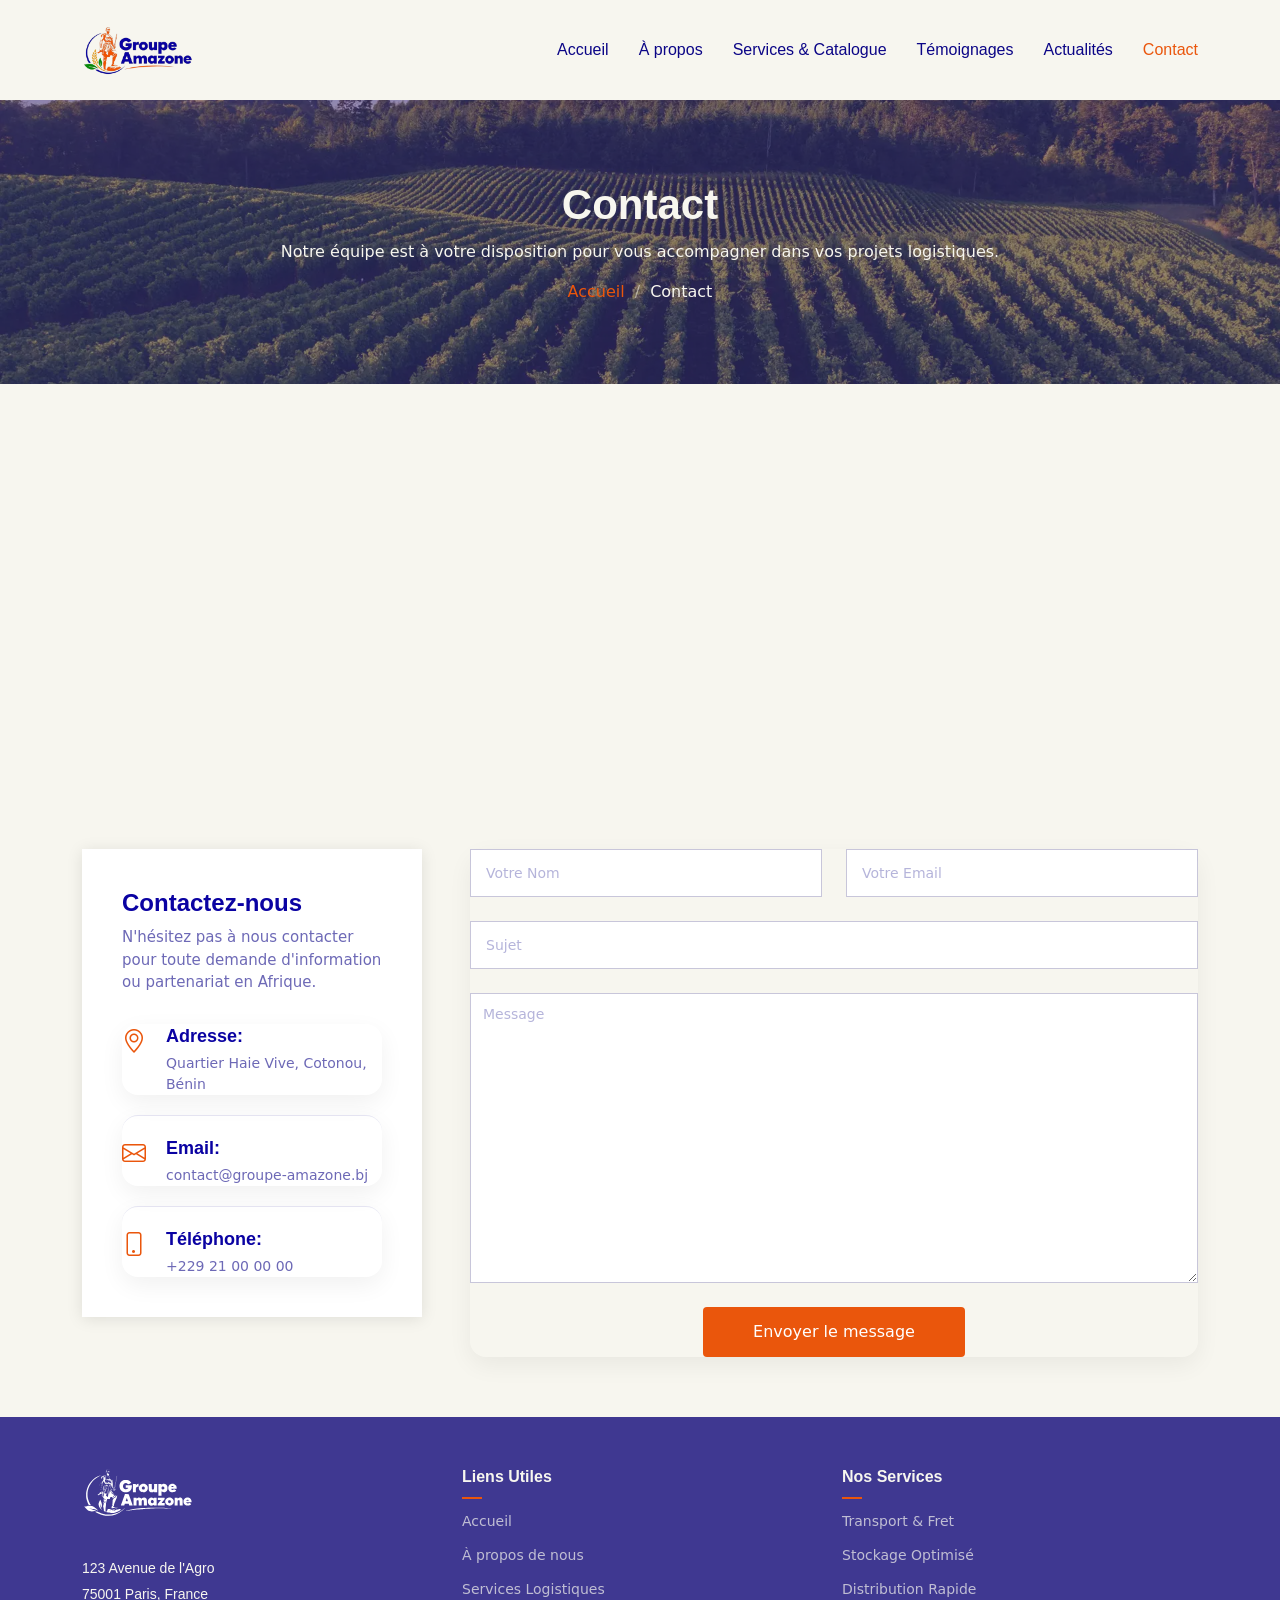
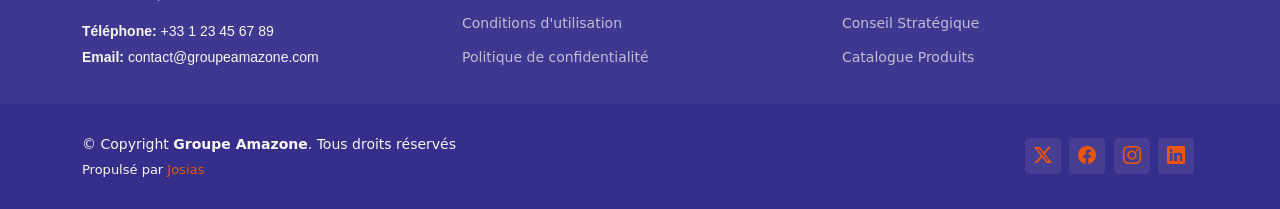
<file: contact.html>
<!DOCTYPE html>
<html lang="en">

<head>
  <meta charset="utf-8">
  <meta content="width=device-width, initial-scale=1.0" name="viewport">
  <title>Contact - AgriCulture Bootstrap Template</title>
  <meta name="description" content="">
  <meta name="keywords" content="">

  <!-- Favicons -->
  <link href="assets/img/favicon.png" rel="icon">
  <link href="assets/img/apple-touch-icon.png" rel="apple-touch-icon">

  <!-- Fonts -->
  <link href="https://fonts.googleapis.com" rel="preconnect">
  <link href="https://fonts.gstatic.com" rel="preconnect" crossorigin>
  <link href="https://fonts.googleapis.com/css2?family=Open+Sans:ital,wght@0,300;0,400;0,500;0,600;0,700;0,800;1,300;1,400;1,500;1,600;1,700;1,800&family=Marcellus:wght@400&display=swap" rel="stylesheet">

  <!-- Vendor CSS Files -->
  <link href="assets/vendor/bootstrap/css/bootstrap.min.css" rel="stylesheet">
  <link href="assets/vendor/bootstrap-icons/bootstrap-icons.css" rel="stylesheet">
  <link href="assets/vendor/aos/aos.css" rel="stylesheet">
  <link href="assets/vendor/swiper/swiper-bundle.min.css" rel="stylesheet">
  <link href="assets/vendor/glightbox/css/glightbox.min.css" rel="stylesheet">

  <!-- Main CSS File -->
  <link href="assets/css/main.css" rel="stylesheet">

  <!-- =======================================================
  * Template Name: AgriCulture
  * Template URL: https://bootstrapmade.com/agriculture-bootstrap-website-template/
  * Updated: Aug 07 2024 with Bootstrap v5.3.3
  * Author: BootstrapMade.com
  * License: https://bootstrapmade.com/license/
  ======================================================== -->
</head>

<body class="contact-page">

  <header id="header" class="header d-flex align-items-center position-relative">
    <div class="container-fluid container-xl position-relative d-flex align-items-center justify-content-between">

      <a href="index.html" class="logo d-flex align-items-center">
        <img src="logo.svg" alt="Groupe Amazone" style="max-height: 50px;">
      </a>

      <nav id="navmenu" class="navmenu">
        <ul>
          <li><a href="index.html">Accueil</a></li>
          <li><a href="about.html">À propos</a></li>
          <li><a href="services.html">Services & Catalogue</a></li>
          <li><a href="testimonials.html">Témoignages</a></li>
          <li><a href="blog.html">Actualités</a></li>
          <li><a href="contact.html" class="active">Contact</a></li>
        </ul>
        <i class="mobile-nav-toggle d-xl-none bi bi-list"></i>
      </nav>

    </div>
  </header>

  <main class="main">

    <!-- Page Title -->
    <div class="page-title dark-background" data-aos="fade" style="background-image: url(assets/img/page-title-bg.webp);">
      <div class="container position-relative">
        <h1>Contact</h1>
        <p>Notre équipe est à votre disposition pour vous accompagner dans vos projets logistiques.</p>
        <nav class="breadcrumbs">
          <ol>
            <li><a href="index.html">Accueil</a></li>
            <li class="current">Contact</li>
          </ol>
        </nav>
      </div>
    </div><!-- End Page Title -->

    <!-- Contact Section -->
    <section id="contact" class="contact section">

      <div class="mb-5">
        <iframe style="width: 100%; height: 400px;" src="https://www.google.com/maps/embed?pb=!1m14!1m8!1m3!1d12097.433213460943!2d-74.0062269!3d40.7101282!3m2!1i1024!2i768!4f13.1!3m3!1m2!1s0x0%3A0xb89d1fe6bc499443!2sDowntown+Conference+Center!5e0!3m2!1smk!2sbg!4v1539943755621" frameborder="0" allowfullscreen=""></iframe>
      </div><!-- End Google Maps -->

      <div class="container" data-aos="fade">

        <div class="row gy-5 gx-lg-5">

          <div class="col-lg-4">

            <div class="info">
              <h3>Contactez-nous</h3>
              <p>N'hésitez pas à nous contacter pour toute demande d'information ou partenariat en Afrique.</p>

              <div class="info-item d-flex">
                <i class="bi bi-geo-alt flex-shrink-0"></i>
                <div>
                  <h4>Adresse:</h4>
                  <p>Quartier Haie Vive, Cotonou, Bénin</p>
                </div>
              </div><!-- End Info Item -->

              <div class="info-item d-flex">
                <i class="bi bi-envelope flex-shrink-0"></i>
                <div>
                  <h4>Email:</h4>
                  <p>contact@groupe-amazone.bj</p>
                </div>
              </div><!-- End Info Item -->

              <div class="info-item d-flex">
                <i class="bi bi-phone flex-shrink-0"></i>
                <div>
                  <h4>Téléphone:</h4>
                  <p>+229 21 00 00 00</p>
                </div>
              </div><!-- End Info Item -->

            </div>

          </div>

          <div class="col-lg-8">
            <form action="forms/contact.php" method="post" role="form" class="php-email-form">
              <div class="row">
                <div class="col-md-6 form-group">
                  <input type="text" name="name" class="form-control" id="name" placeholder="Votre Nom" required="">
                </div>
                <div class="col-md-6 form-group mt-3 mt-md-0">
                  <input type="email" class="form-control" name="email" id="email" placeholder="Votre Email" required="">
                </div>
              </div>
              <div class="form-group mt-3">
                <input type="text" class="form-control" name="subject" id="subject" placeholder="Sujet" required="">
              </div>
              <div class="form-group mt-3">
                <textarea class="form-control" name="message" placeholder="Message" required=""></textarea>
              </div>
              <div class="my-3">
                <div class="loading">Loading</div>
                <div class="error-message"></div>
                <div class="sent-message">Your message has been sent. Thank you!</div>
              </div>
              <div class="text-center"><button type="submit">Envoyer le message</button></div>
            </form>
          </div><!-- End Contact Form -->

        </div>

      </div>

    </section><!-- /Contact Section -->

    <!-- Call To Action Section -->
    <div style="display: none;">
    <section id="call-to-action" class="call-to-action section light-background">

      <div class="content">
        <div class="container">
          <div class="row align-items-center">
            <div class="col-lg-6">
              <h3>Subscribe To Our Newsletter</h3>
              <p class="opacity-50">
                Lorem ipsum dolor sit amet consectetur adipisicing elit.
                Nesciunt, reprehenderit!
              </p>
            </div>
            <div class="col-lg-6">
              <form action="forms/newsletter.php" class="form-subscribe php-email-form">
                <div class="form-group d-flex align-items-stretch">
                  <input type="email" name="email" class="form-control h-100" placeholder="Enter your e-mail">
                  <input type="submit" class="btn btn-secondary px-4" value="Subcribe">
                </div>
                <div class="loading">Loading</div>
                <div class="error-message"></div>
                <div class="sent-message">
                  Your subscription request has been sent. Thank you!
                </div>
              </form>
            </div>
          </div>
        </div>
      </div>
    </section><!-- /Call To Action Section -->
    </div>

  </main>

  <footer id="footer" class="footer dark-background">

    <div class="footer-top">
      <div class="container">
        <div class="row gy-4">
          <div class="col-lg-4 col-md-6 footer-about">
            <a href="index.html" class="logo d-flex align-items-center">
              <img src="logo_white.svg" alt="Groupe Amazone" style="max-height: 50px;">
            </a>
            <div class="footer-contact pt-3">
              <p>123 Avenue de l'Agro</p>
              <p>75001 Paris, France</p>
              <p class="mt-3"><strong>Téléphone:</strong> <span>+33 1 23 45 67 89</span></p>
              <p><strong>Email:</strong> <span>contact@groupeamazone.com</span></p>
            </div>
          </div>

          <div class="col-lg-4 col-md-12 footer-links">
            <h4>Liens Utiles</h4>
            <ul>
              <li><a href="index.html">Accueil</a></li>
              <li><a href="about.html">À propos de nous</a></li>
              <li><a href="services.html">Services Logistiques</a></li>
              <li><a href="#">Conditions d'utilisation</a></li>
              <li><a href="#">Politique de confidentialité</a></li>
            </ul>
          </div>

          <div class="col-lg-4 col-md-12 footer-links">
            <h4>Nos Services</h4>
            <ul>
              <li><a href="services.html#services">Transport & Fret</a></li>
              <li><a href="services.html#services">Stockage Optimisé</a></li>
              <li><a href="services.html#services">Distribution Rapide</a></li>
              <li><a href="services.html#services">Conseil Stratégique</a></li>
              <li><a href="services.html#services-2">Catalogue Produits</a></li>
            </ul>
          </div>

        </div>
      </div>
    </div>

    <div class="copyright text-center">
      <div class="container d-flex flex-column flex-lg-row justify-content-center justify-content-lg-between align-items-center">

        <div class="d-flex flex-column align-items-center align-items-lg-start">
          <div>
            © Copyright <strong><span>Groupe Amazone</span></strong>. Tous droits réservés
          </div>
          <div class="credits">
            Propulsé par <a href="https://github.com/josias229/my-Portfolio-Josias">Josias</a>
          </div>
        </div>

        <div class="social-links order-first order-lg-last mb-3 mb-lg-0">
          <a href=""><i class="bi bi-twitter-x"></i></a>
          <a href=""><i class="bi bi-facebook"></i></a>
          <a href=""><i class="bi bi-instagram"></i></a>
          <a href=""><i class="bi bi-linkedin"></i></a>
        </div>

      </div>
    </div>

  </footer>

  <!-- Scroll Top -->
  <a href="#" id="scroll-top" class="scroll-top d-flex align-items-center justify-content-center"><i class="bi bi-arrow-up-short"></i></a>

  <!-- Preloader -->
  <div id="preloader"></div>

  <!-- Vendor JS Files -->
  <script src="assets/vendor/bootstrap/js/bootstrap.bundle.min.js"></script>
  <script src="assets/vendor/php-email-form/validate.js"></script>
  <script src="assets/vendor/aos/aos.js"></script>
  <script src="assets/vendor/swiper/swiper-bundle.min.js"></script>
  <script src="assets/vendor/glightbox/js/glightbox.min.js"></script>

  <!-- Main JS File -->
  <script src="assets/js/main.js"></script>

</body>

</html>
</file>
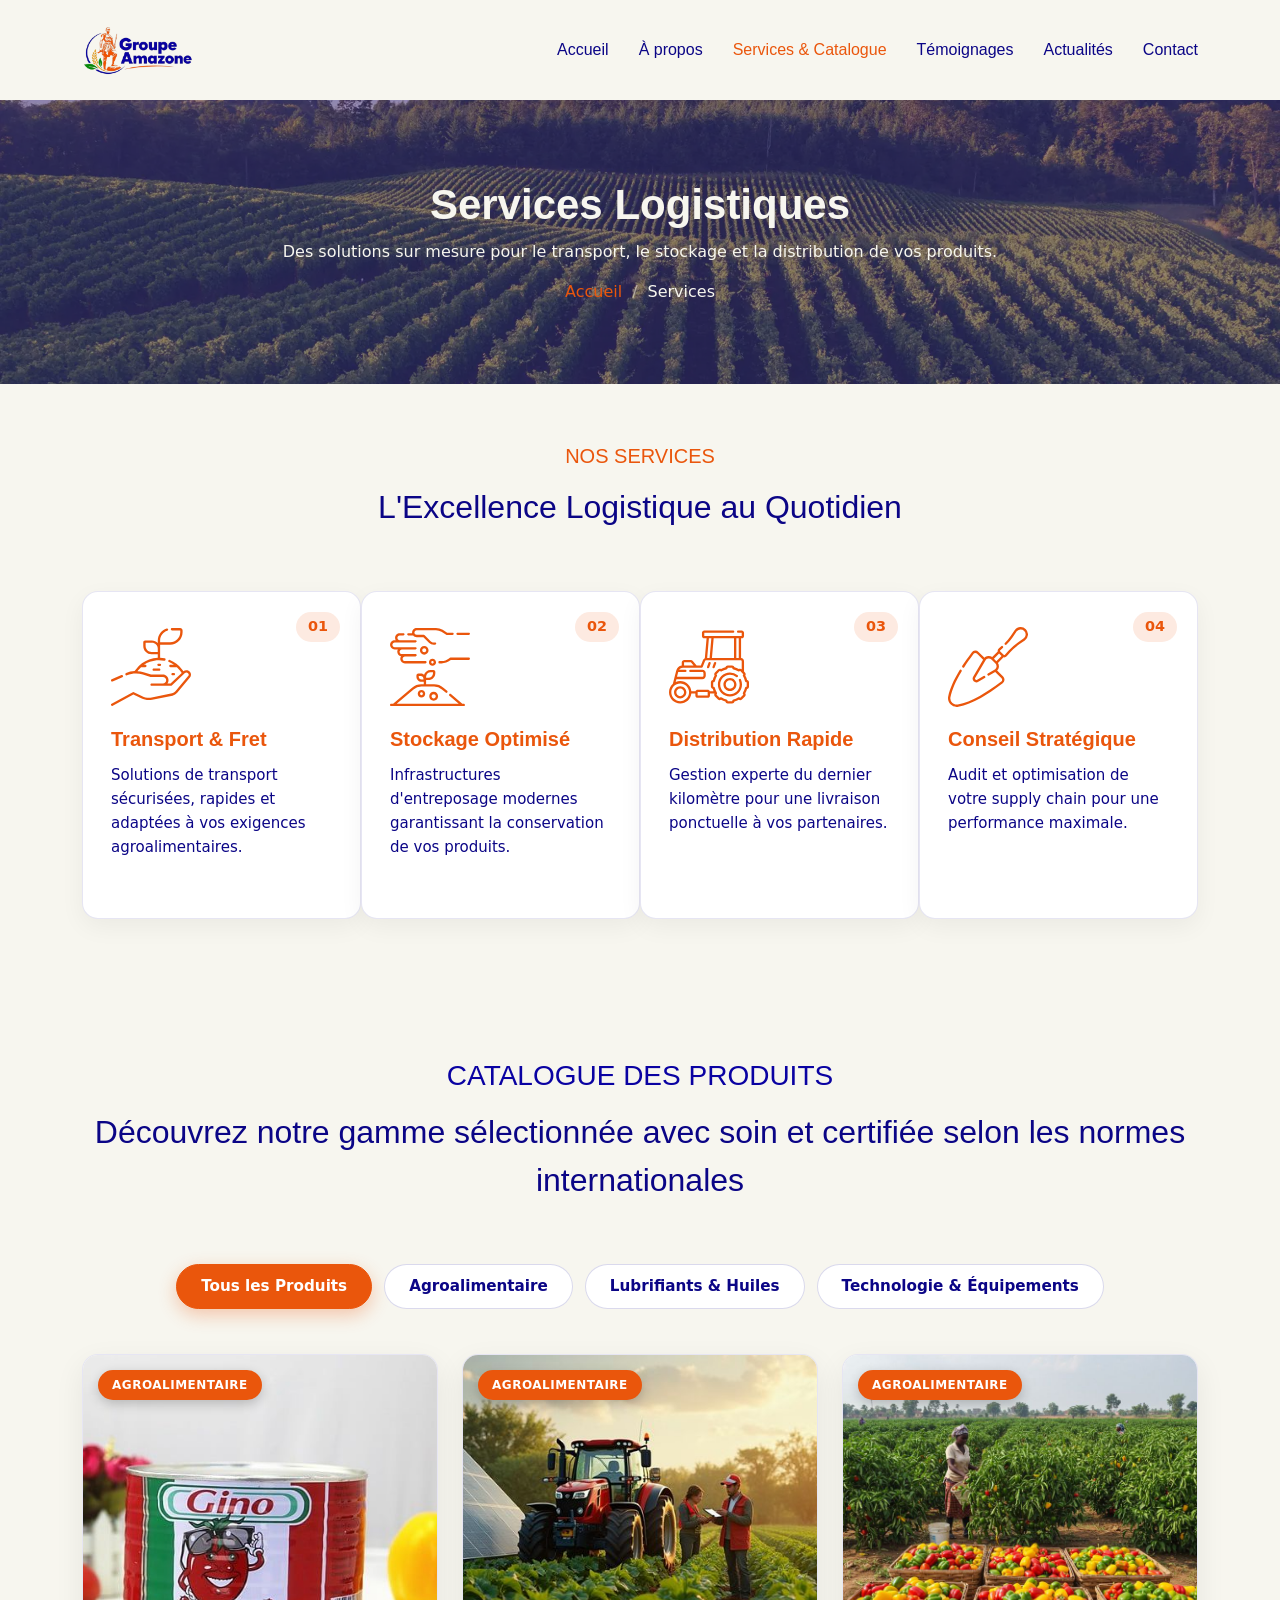
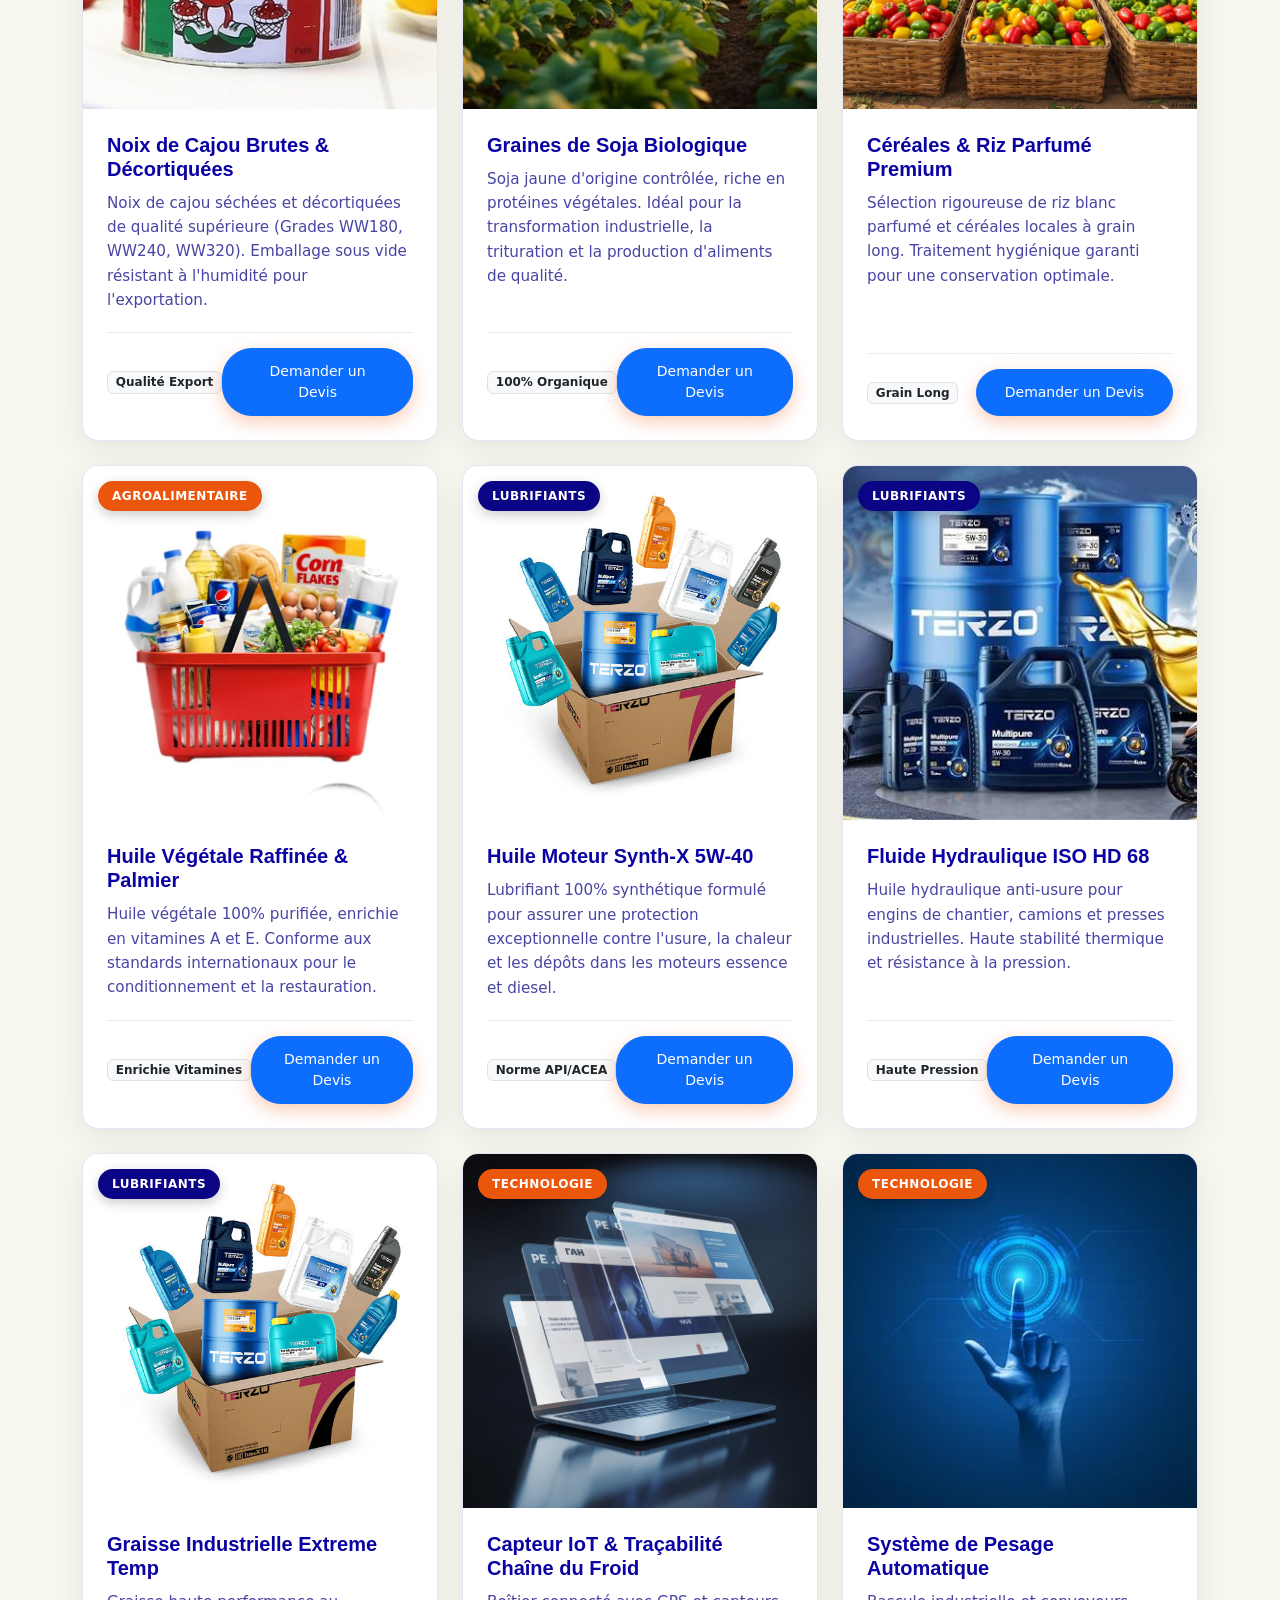
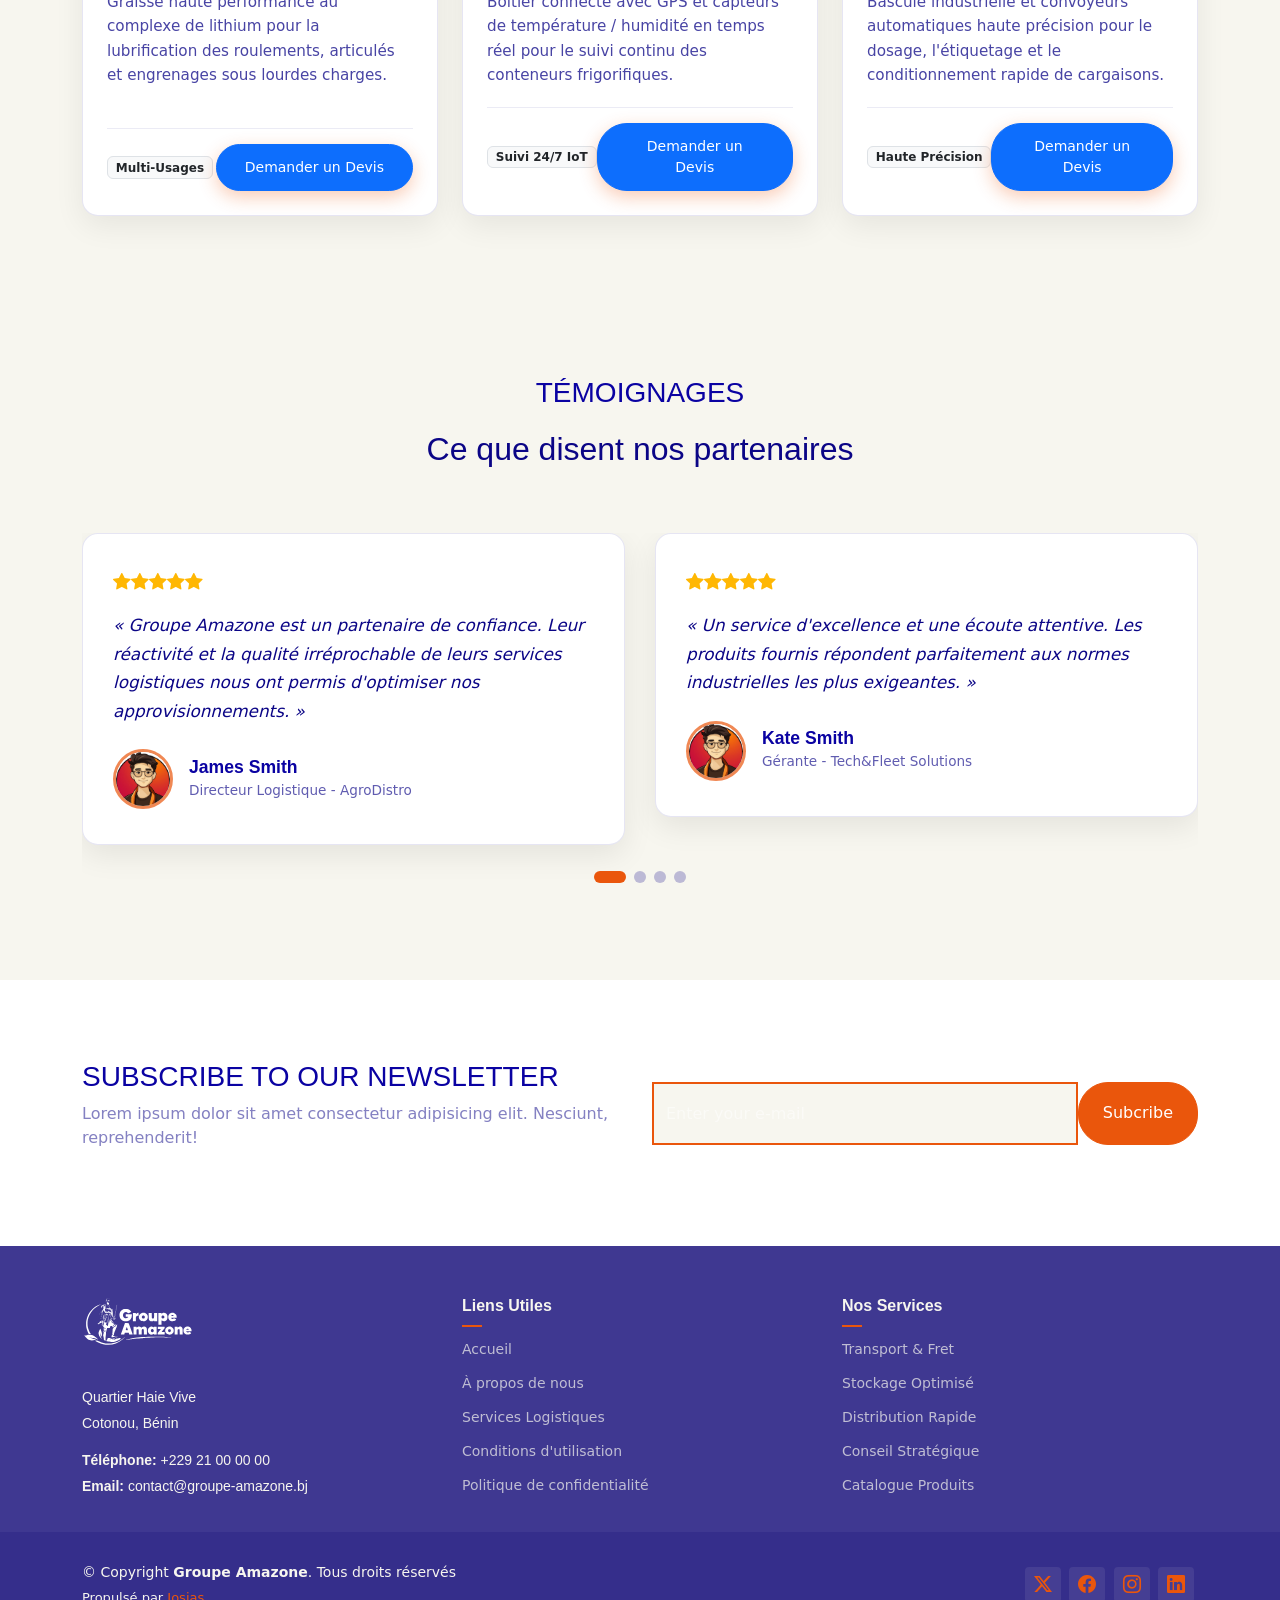
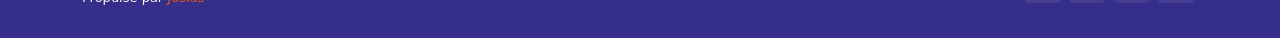
<file: services.html>
<!DOCTYPE html>
<html lang="en">

<head>
  <meta charset="utf-8">
  <meta content="width=device-width, initial-scale=1.0" name="viewport">
  <title>Services - AgriCulture Bootstrap Template</title>
  <meta name="description" content="">
  <meta name="keywords" content="">

  <!-- Favicons -->
  <link href="assets/img/favicon.png" rel="icon">
  <link href="assets/img/apple-touch-icon.png" rel="apple-touch-icon">

  <!-- Fonts -->
  <link href="https://fonts.googleapis.com" rel="preconnect">
  <link href="https://fonts.gstatic.com" rel="preconnect" crossorigin>
  <link href="https://fonts.googleapis.com/css2?family=Open+Sans:ital,wght@0,300;0,400;0,500;0,600;0,700;0,800;1,300;1,400;1,500;1,600;1,700;1,800&family=Marcellus:wght@400&display=swap" rel="stylesheet">

  <!-- Vendor CSS Files -->
  <link href="assets/vendor/bootstrap/css/bootstrap.min.css" rel="stylesheet">
  <link href="assets/vendor/bootstrap-icons/bootstrap-icons.css" rel="stylesheet">
  <link href="assets/vendor/aos/aos.css" rel="stylesheet">
  <link href="assets/vendor/swiper/swiper-bundle.min.css" rel="stylesheet">
  <link href="assets/vendor/glightbox/css/glightbox.min.css" rel="stylesheet">

  <!-- Main CSS File -->
  <link href="assets/css/main.css" rel="stylesheet">

  <!-- =======================================================
  * Template Name: AgriCulture
  * Template URL: https://bootstrapmade.com/agriculture-bootstrap-website-template/
  * Updated: Aug 07 2024 with Bootstrap v5.3.3
  * Author: BootstrapMade.com
  * License: https://bootstrapmade.com/license/
  ======================================================== -->
</head>

<body class="services-page">

  <header id="header" class="header d-flex align-items-center position-relative">
    <div class="container-fluid container-xl position-relative d-flex align-items-center justify-content-between">

      <a href="index.html" class="logo d-flex align-items-center">
        <img src="logo.svg" alt="Groupe Amazone" style="max-height: 50px;">
      </a>

      <nav id="navmenu" class="navmenu">
        <ul>
          <li><a href="index.html">Accueil</a></li>
          <li><a href="about.html">À propos</a></li>
          <li><a href="services.html" class="active">Services & Catalogue</a></li>
          <li><a href="testimonials.html">Témoignages</a></li>
          <li><a href="blog.html">Actualités</a></li>
          <li><a href="contact.html">Contact</a></li>
        </ul>
        <i class="mobile-nav-toggle d-xl-none bi bi-list"></i>
      </nav>

    </div>
  </header>

  <main class="main">

    <!-- Page Title -->
    <div class="page-title dark-background" data-aos="fade" style="background-image: url(assets/img/page-title-bg.webp);">
      <div class="container position-relative">
        <h1>Services Logistiques</h1>
        <p>Des solutions sur mesure pour le transport, le stockage et la distribution de vos produits.</p>
        <nav class="breadcrumbs">
          <ol>
            <li><a href="index.html">Accueil</a></li>
            <li class="current">Services</li>
          </ol>
        </nav>
      </div>
    </div><!-- End Page Title -->

    <!-- Services Section -->
    <section id="services" class="services section">

      <!-- Section Title -->
      <div class="container section-title" data-aos="fade-up">
        <h2>NOS SERVICES</h2>
        <p>L'Excellence Logistique au Quotidien</p>
      </div><!-- End Section Title -->
      <div class="content">
        <div class="container">
          <div class="row g-0">
            <div class="col-lg-3 col-md-6">
              <div class="service-item">
                <span class="number">01</span>
                <div class="service-item-icon">
                  <svg xmlns="http://www.w3.org/2000/svg" version="1.1" xmlns:xlink="http://www.w3.org/1999/xlink" width="80" height="80" x="0" y="0" viewBox="0 0 509.435 509.435" style="enable-background: new 0 0 512 512" xml:space="preserve" class="">
                    <g>
                      <path d="M7.506 347.639c.994 0 2.005-.199 2.976-.619l62.037-26.857a7.5 7.5 0 0 0 3.903-9.862 7.5 7.5 0 0 0-9.862-3.903L4.523 333.255a7.501 7.501 0 0 0 2.983 14.384zM500.883 283.197c-10.953-10.952-28.175-11.423-39.689-1.267l-10.034-13.307c-19.783-26.239-46.1-46.623-76.103-58.948a7.5 7.5 0 0 0-5.699 13.875c11.136 4.575 21.708 10.382 31.567 17.249h-22.621c-4.143 0-7.5 3.358-7.5 7.5s3.357 7.5 7.5 7.5h41.188a169.382 169.382 0 0 1 19.691 21.855l11.048 14.652-71.171 67.597h-19.48a35.772 35.772 0 0 0 6.775-20.976c0-19.837-16.139-35.975-35.976-35.975h-75.023l-48.33-15.005a160.871 160.871 0 0 0-37.992-6.934l2.533-3.359a169.852 169.852 0 0 1 19.67-21.855h27.398c4.143 0 7.5-3.358 7.5-7.5s-3.357-7.5-7.5-7.5h-8.848a165.125 165.125 0 0 1 38.01-19.73c28.992-10.532 60.376-12.89 90.754-6.821a7.498 7.498 0 0 0 8.824-5.885 7.5 7.5 0 0 0-5.885-8.824 184.517 184.517 0 0 0-28.616-3.4v-83.727h64.189c43.49 0 78.872-35.382 78.872-78.872V22.488c0-8.712-7.088-15.801-15.801-15.801h-51.729c-4.143 0-7.5 3.358-7.5 7.5s3.357 7.5 7.5 7.5h51.729c.441 0 .801.359.801.801v11.051c0 35.219-28.653 63.872-63.872 63.872h-64.189V85.559c0-28.082 18.793-53.262 45.701-61.234a7.5 7.5 0 1 0-4.261-14.382c-15.972 4.732-30.338 14.681-40.451 28.015-10.46 13.79-15.988 30.25-15.988 47.601v16.416c-9.59-9.839-22.97-15.965-37.762-15.965h-43.432c-6.193 0-11.232 5.039-11.232 11.232v23.629c0 29.093 23.669 52.762 52.763 52.762h39.663v22.475a183.375 183.375 0 0 0-55.199 10.86c-32.974 11.978-61.705 33.297-83.085 61.653l-9.313 12.351a161.07 161.07 0 0 0-54.289 12.692 7.5 7.5 0 0 0-3.949 9.844 7.498 7.498 0 0 0 9.844 3.949c31.858-13.616 67.62-15.458 100.696-5.188l49.416 15.343c.72.224 1.47.337 2.224.337h76.161c11.566 0 20.976 9.409 20.976 20.975s-9.409 20.976-20.976 20.976h-71.803c-4.143 0-7.5 3.358-7.5 7.5s3.357 7.5 7.5 7.5h123.477a7.5 7.5 0 0 0 5.165-2.062l83.48-79.289c5.56-5.279 14.158-5.167 19.577.252a13.957 13.957 0 0 1 .853 18.9l-80.942 97.046a37.161 37.161 0 0 1-21.112 12.581L259.57 448.474c-20.377 4.113-41.89 1.365-60.575-7.739l-53.332-25.982a7.507 7.507 0 0 0-6.884.162L3.903 488.665a7.5 7.5 0 0 0 7.197 13.161l131.475-71.888 49.849 24.285c21.631 10.538 46.53 13.72 70.114 8.957l129.506-26.146a52.209 52.209 0 0 0 29.663-17.677l80.942-97.046c9.682-11.61 8.923-28.426-1.766-39.114zM258.212 158.634c-20.822 0-37.763-16.94-37.763-37.762V101.01h39.664c20.822 0 37.762 16.94 37.762 37.762v19.861h-39.663z" fill="currentColor" opacity="1" data-original="currentColor"></path>
                      <path d="M319.171 240.778a7.5 7.5 0 0 0-7.5-7.5h-9.43c-4.143 0-7.5 3.358-7.5 7.5s3.357 7.5 7.5 7.5h9.43a7.5 7.5 0 0 0 7.5-7.5zM272.068 264.08c-4.143 0-7.5 3.358-7.5 7.5s3.357 7.5 7.5 7.5h34.888c4.143 0 7.5-3.358 7.5-7.5s-3.357-7.5-7.5-7.5zM400.305 307.996c4.143 0 7.5-3.358 7.5-7.5s-3.357-7.5-7.5-7.5h-8.172c-4.143 0-7.5 3.358-7.5 7.5s3.357 7.5 7.5 7.5z" fill="currentColor" opacity="1" data-original="currentColor"></path>
                    </g>
                  </svg>
                </div>
                <div class="service-item-content">
                  <h3 class="service-heading" style="color: var(--accent-color);">Transport & Fret</h3>
                  <p>
                    Solutions de transport sécurisées, rapides et adaptées à vos exigences agroalimentaires.
                  </p>
                </div>
              </div>
            </div>
            <div class="col-lg-3 col-md-6">
              <div class="service-item">
                <span class="number">02</span>
                <div class="service-item-icon">
                  <svg xmlns="http://www.w3.org/2000/svg" version="1.1" xmlns:xlink="http://www.w3.org/1999/xlink" width="80" height="80" x="0" y="0" viewBox="0 0 514.314 514.314" style="enable-background: new 0 0 512 512" xml:space="preserve" class="">
                    <g>
                      <path d="M434.176 51.297h72.639c4.143 0 7.5-3.358 7.5-7.5s-3.357-7.5-7.5-7.5h-72.639c-4.143 0-7.5 3.358-7.5 7.5s3.357 7.5 7.5 7.5zM117.994 54.791h30.852c5.47 6.605 13.729 10.82 22.955 10.82h42.865l35.886 35.886c8.246 8.246 19.209 12.787 30.869 12.787h8.32c4.143 0 7.5-3.358 7.5-7.5s-3.357-7.5-7.5-7.5h-8.32c-7.654 0-14.85-2.981-20.262-8.393l-38.083-38.083a7.5 7.5 0 0 0-5.304-2.197H171.8c-8.159 0-14.797-6.638-14.797-14.797s6.638-14.797 14.797-14.797h123.757a66.756 66.756 0 0 1 35.416 10.157l30.374 18.983a7.497 7.497 0 0 0 3.975 1.14h36.891c4.143 0 7.5-3.358 7.5-7.5s-3.357-7.5-7.5-7.5h-34.739l-28.551-17.843a81.742 81.742 0 0 0-43.365-12.437H171.801c-16.43 0-29.797 13.367-29.797 29.798 0 1.349.099 2.675.273 3.977h-24.283a7.5 7.5 0 1 0 0 14.999zM30.38 144.476h20.344a29.724 29.724 0 0 0-4.003 14.921c0 14.399 10.225 26.453 23.795 29.288a29.746 29.746 0 0 0-4.371 15.555c0 16.499 13.423 29.921 29.921 29.921h131.637a7.5 7.5 0 0 0 7.498-7.688 7.5 7.5 0 0 0-8.307-7.311H96.065c-8.228 0-14.921-6.694-14.921-14.921s6.693-14.921 14.921-14.921H163.9c4.143 0 7.5-3.358 7.5-7.5s-3.357-7.5-7.5-7.5H76.643c-8.228 0-14.922-6.694-14.922-14.921s6.694-14.921 14.922-14.921H163.9c4.143 0 7.5-3.358 7.5-7.5s-3.357-7.5-7.5-7.5H30.38c-8.228 0-14.921-6.694-14.921-14.921s6.693-14.921 14.921-14.921H163.9c4.143 0 7.5-3.358 7.5-7.5s-3.357-7.5-7.5-7.5H62.547c-8.228 0-14.921-6.694-14.921-14.921s6.693-14.921 14.921-14.921h23.485c4.143 0 7.5-3.358 7.5-7.5s-3.357-7.5-7.5-7.5H62.547c-16.498 0-29.921 13.423-29.921 29.921a29.719 29.719 0 0 0 4.003 14.921H30.38C13.882 84.636.459 98.059.459 114.557s13.423 29.919 29.921 29.919zM506.814 196.74H389.248a7.497 7.497 0 0 0-4.629 1.599l-5.613 4.403c-13.495 10.588-30.375 16.42-47.529 16.42h-12.272a7.5 7.5 0 0 0-8.309 7.5 7.5 7.5 0 0 0 7.5 7.5h13.081c20.496 0 40.664-6.967 56.788-19.618l3.574-2.804h114.976a7.5 7.5 0 1 0-.001-15z" fill="currentColor" opacity="1" data-original="currentColor" class=""></path>
                      <path d="M192.215 150.164c0 15.372 12.506 27.878 27.878 27.878s27.879-12.506 27.879-27.878-12.507-27.878-27.879-27.878-27.878 12.506-27.878 27.878zm40.757 0c0 7.101-5.777 12.878-12.879 12.878-7.101 0-12.878-5.777-12.878-12.878s5.777-12.878 12.878-12.878c7.101-.001 12.879 5.777 12.879 12.878zM273.049 203.771c-12.599 0-22.848 10.25-22.848 22.848s10.249 22.847 22.848 22.847 22.848-10.249 22.848-22.847-10.25-22.848-22.848-22.848zm0 30.695c-4.327 0-7.848-3.52-7.848-7.847s3.521-7.848 7.848-7.848 7.848 3.521 7.848 7.848-3.521 7.847-7.848 7.847zM474.178 493.298h-9.202l-73.199-62.323c-3.155-2.686-7.888-2.305-10.573.849s-2.305 7.887.849 10.572l59.785 50.902H43.105l108.164-92.092a77.855 77.855 0 0 1 50.423-18.558h81.558a77.851 77.851 0 0 1 50.423 18.558l24.029 20.458a7.498 7.498 0 0 0 10.573-.849 7.5 7.5 0 0 0-.849-10.572l-24.029-20.458a92.867 92.867 0 0 0-60.147-22.137h-51.158v-26.806h15.44c24.205 0 43.896-19.692 43.896-43.897v-8.808c0-6.785-5.52-12.305-12.305-12.305h-18.135c-19.99 0-36.891 13.437-42.174 31.749-5.716-4.945-13.156-7.947-21.29-7.947h-15.061c-6.942 0-12.591 5.648-12.591 12.592v7.399c0 17.97 14.619 32.589 32.589 32.589h14.629v15.433h-15.399a92.867 92.867 0 0 0-60.147 22.137L19.967 493.298H7.5c-4.143 0-7.5 3.358-7.5 7.5s3.357 7.5 7.5 7.5h466.678a7.5 7.5 0 0 0 0-15zM232.092 319.73c0-15.934 12.963-28.897 28.897-28.897h15.439v6.112c0 15.934-12.963 28.897-28.896 28.897h-15.44zm-16.978 17.485h-12.651c-9.698 0-17.589-7.89-17.589-17.589v-4.991h12.651c9.698 0 17.589 7.89 17.589 17.589z" fill="currentColor" opacity="1" data-original="currentColor" class=""></path>
                      <path d="M178.358 429.065c0 13.218 10.754 23.972 23.972 23.972s23.972-10.753 23.972-23.972-10.754-23.972-23.972-23.972-23.972 10.753-23.972 23.972zm32.944 0c0 4.947-4.024 8.972-8.972 8.972s-8.972-4.025-8.972-8.972 4.024-8.972 8.972-8.972 8.972 4.024 8.972 8.972zM252.23 445.536c0 15.706 12.777 28.484 28.483 28.484s28.484-12.778 28.484-28.484-12.778-28.484-28.484-28.484-28.483 12.778-28.483 28.484zm41.968 0c0 7.435-6.049 13.484-13.484 13.484s-13.483-6.049-13.483-13.484 6.049-13.484 13.483-13.484c7.435 0 13.484 6.049 13.484 13.484z" fill="currentColor" opacity="1" data-original="currentColor" class=""></path>
                    </g>
                  </svg>
                </div>
                <div class="service-item-content">
                  <h3 class="service-heading" style="color: var(--accent-color);">Stockage Optimisé</h3>
                  <p>
                    Infrastructures d'entreposage modernes garantissant la conservation de vos produits.
                  </p>
                </div>
              </div>
            </div>
            <div class="col-lg-3 col-md-6">
              <div class="service-item">
                <span class="number">03</span>
                <div class="service-item-icon">
                  <svg xmlns="http://www.w3.org/2000/svg" version="1.1" xmlns:xlink="http://www.w3.org/1999/xlink" width="80" height="80" x="0" y="0" viewBox="0 0 516.53 516.53" style="enable-background: new 0 0 512 512" xml:space="preserve" class="">
                    <g>
                      <path d="M504.085 341.447a113.617 113.617 0 0 0-11.524-27.805c3.866-6.212 3.104-14.506-2.288-19.897l-5.804-5.804v-67.388c0-10.907-8.398-19.878-19.066-20.817V73.099h4.012c8.301 0 15.054-6.753 15.054-15.054V37.599c0-8.301-6.753-15.054-15.054-15.054h-23.242a7.5 7.5 0 0 0 0 15l23.296.054-.054 20.5-241.554-.054.054-20.5H414.21a7.5 7.5 0 0 0 0-15H227.916c-8.301 0-15.054 6.753-15.054 15.054v20.446c0 8.301 6.753 15.054 15.054 15.054h14.719L231.27 201.13c-5.215 2.077-9.463 6.215-11.642 11.675l-14.014 35.128h-27.323l-24.417-28.857a16.73 16.73 0 0 0-12.795-5.936H99.071c-9.242 0-16.761 7.519-16.761 16.761v18.66a44.759 44.759 0 0 0-35.97 33.278L24.937 367.09C9.676 380.359 0 399.894 0 421.658c0 39.881 32.446 72.327 72.328 72.327 37.349 0 68.174-28.457 71.938-64.827h25.905v12.546c0 8.282 6.738 15.02 15.02 15.02h64.364c8.282 0 15.02-6.738 15.02-15.02v-12.546h29.374c-3.278 6.098-2.356 13.875 2.785 19.016l19.555 19.554a16 16 0 0 0 11.388 4.718c3.045 0 5.961-.839 8.506-2.431a113.556 113.556 0 0 0 27.808 11.525c1.662 7.123 8.064 12.445 15.686 12.445h27.655c7.602 0 13.99-5.293 15.672-12.441a113.582 113.582 0 0 0 27.814-11.525 15.986 15.986 0 0 0 8.514 2.427c4.302 0 8.346-1.675 11.388-4.717l19.555-19.555c5.396-5.396 6.156-13.7 2.29-19.901a113.607 113.607 0 0 0 11.522-27.801c7.123-1.662 12.445-8.064 12.445-15.686v-27.655c-.002-7.621-5.324-14.023-12.447-15.684zm-53.681-141.805h-15.681V73.099h15.681zM419.723 73.099v126.543h-142.46l11.233-126.543zm-146.286 0-11.233 126.543h-15.743l11.234-126.543zM99.071 228.14h42.008c.519 0 1.008.227 1.344.624l16.219 19.169H97.311v-18.032c0-.971.79-1.761 1.76-1.761zm-51.11 108.845h167.157c12.315 0 22.334-10.019 22.334-22.334v-16.152c0-12.315-10.019-22.334-22.334-22.334h-77.364a7.5 7.5 0 0 0 0 15h77.364c4.044 0 7.334 3.29 7.334 7.334v16.152c0 4.044-3.29 7.334-7.334 7.334H51.727l7.738-30.821h46.327a7.5 7.5 0 0 0 0-15h-40.76a29.774 29.774 0 0 1 24.779-13.231h120.886a7.5 7.5 0 0 0 6.966-4.721l15.897-39.849a5.883 5.883 0 0 1 5.49-3.721h224.51a5.916 5.916 0 0 1 5.91 5.91v52.522c-5.348-4.343-12.853-4.747-18.636-1.165a113.598 113.598 0 0 0-27.818-11.532c-1.662-7.123-8.063-12.445-15.685-12.445h-27.655c-7.602 0-13.99 5.294-15.672 12.441a113.583 113.583 0 0 0-27.818 11.527c-6.213-3.868-14.506-3.104-19.897 2.288l-19.555 19.555c-5.375 5.375-6.149 13.637-2.28 19.884a113.572 113.572 0 0 0-11.531 27.818c-7.123 1.662-12.445 8.063-12.445 15.685v27.655c0 7.602 5.293 13.99 12.441 15.672 1.242 4.67 2.784 9.24 4.603 13.699h-24.12c-2.277-5.402-7.626-9.204-13.847-9.204h-64.364c-6.221 0-11.569 3.802-13.847 9.204h-27.078c-3.764-36.371-34.589-64.828-71.938-64.828a71.896 71.896 0 0 0-28.994 6.086zm24.367 142c-31.61 0-57.328-25.717-57.328-57.327s25.717-57.328 57.328-57.328 57.327 25.717 57.327 57.328-25.717 57.327-57.327 57.327zm177.24-37.262h-.013l-64.384-.02.02-21.75 64.384.02zm251.962-56.937c0 .609-.496 1.105-1.189 1.105-4.816 0-8.956 3.287-10.065 7.992a98.695 98.695 0 0 1-12.139 29.288c-2.543 4.113-1.939 9.365 1.447 12.75l.084.084a1.105 1.105 0 0 1 0 1.562l-19.555 19.555a1.085 1.085 0 0 1-.781.323c-.208 0-.514-.056-.761-.303a3.326 3.326 0 0 0-.084-.084c-3.406-3.407-8.658-4.01-12.77-1.467a98.657 98.657 0 0 1-29.288 12.138c-4.706 1.11-7.992 5.25-7.992 10.15 0 .609-.496 1.105-1.104 1.105h-27.655c-.609 0-1.105-.496-1.105-1.189 0-4.816-3.287-8.956-7.992-10.066a98.69 98.69 0 0 1-29.287-12.137 10.35 10.35 0 0 0-5.455-1.561c-2.68 0-5.338 1.049-7.38 3.091a1.085 1.085 0 0 1-.781.323c-.208 0-.513-.056-.781-.324l-19.555-19.555c-.431-.431-.431-1.132.064-1.627 3.406-3.406 4.009-8.657 1.466-12.77a98.66 98.66 0 0 1-12.138-29.287c-1.11-4.706-5.25-7.992-10.15-7.992a1.107 1.107 0 0 1-1.105-1.105V357.13c0-.609.496-1.104 1.189-1.104 4.816 0 8.956-3.287 10.066-7.992a98.661 98.661 0 0 1 12.138-29.288c2.542-4.112 1.939-9.364-1.531-12.833a1.106 1.106 0 0 1 0-1.563l19.555-19.555c.431-.431 1.132-.431 1.626.064 3.407 3.408 8.658 4.011 12.77 1.467a98.666 98.666 0 0 1 29.288-12.138c4.706-1.11 7.992-5.25 7.992-10.15 0-.609.496-1.105 1.105-1.105h27.655c.609 0 1.104.496 1.104 1.189 0 4.816 3.287 8.956 7.992 10.066a98.664 98.664 0 0 1 29.288 12.139c4.113 2.543 9.365 1.939 12.833-1.531a1.107 1.107 0 0 1 1.563 0l19.555 19.555c.431.431.431 1.132-.062 1.625-3.408 3.406-4.012 8.658-1.468 12.771a98.666 98.666 0 0 1 12.138 29.288c1.11 4.706 5.25 7.992 10.066 7.992h.084c.609 0 1.105.496 1.105 1.104z" fill="currentColor" opacity="1" data-original="currentColor" class=""></path>
                      <path d="M454.895 335.721a7.5 7.5 0 0 0-3.834 9.889 62.412 62.412 0 0 1 5.335 25.349c0 34.678-28.213 62.891-62.891 62.891s-62.891-28.213-62.891-62.891c0-34.679 28.213-62.892 62.891-62.892a62.934 62.934 0 0 1 40.397 14.703 7.5 7.5 0 0 0 10.566-.923 7.5 7.5 0 0 0-.923-10.566 77.96 77.96 0 0 0-50.041-18.213c-42.949 0-77.891 34.942-77.891 77.892 0 42.949 34.942 77.891 77.891 77.891s77.891-34.942 77.891-77.891c0-10.895-2.224-21.46-6.611-31.403a7.5 7.5 0 0 0-9.889-3.836zM72.328 381.807c-21.974 0-39.851 17.877-39.851 39.851s17.877 39.851 39.851 39.851 39.851-17.877 39.851-39.851-17.878-39.851-39.851-39.851zm0 64.702c-13.703 0-24.851-11.148-24.851-24.851s11.148-24.851 24.851-24.851 24.851 11.148 24.851 24.851-11.149 24.851-24.851 24.851z" fill="currentColor" opacity="1" data-original="currentColor" class=""></path>
                      <path d="M393.504 328.829c-23.23 0-42.13 18.899-42.13 42.13 0 23.23 18.899 42.129 42.13 42.129s42.13-18.899 42.13-42.129-18.9-42.13-42.13-42.13zm0 69.26c-14.959 0-27.13-12.17-27.13-27.129s12.17-27.13 27.13-27.13 27.13 12.17 27.13 27.13c0 14.958-12.171 27.129-27.13 27.129zM249.861 265.585a7.487 7.487 0 0 0 2.663.491 7.503 7.503 0 0 0 7.013-4.838l9.438-24.841a7.5 7.5 0 0 0-14.022-5.328l-9.438 24.841a7.499 7.499 0 0 0 4.346 9.675zM285.384 265.585a7.487 7.487 0 0 0 2.663.491 7.502 7.502 0 0 0 7.012-4.838l9.439-24.841a7.5 7.5 0 0 0-4.347-9.675 7.5 7.5 0 0 0-9.675 4.347l-9.439 24.841a7.5 7.5 0 0 0 4.347 9.675z" fill="currentColor" opacity="1" data-original="currentColor" class=""></path>
                    </g>
                  </svg>
                </div>
                <div class="service-item-content">
                  <h3 class="service-heading" style="color: var(--accent-color);">Distribution Rapide</h3>
                  <p>
                    Gestion experte du dernier kilomètre pour une livraison ponctuelle à vos partenaires.
                  </p>
                </div>
              </div>
            </div>
            <div class="col-lg-3 col-md-6">
              <div class="service-item">
                <span class="number">04</span>
                <div class="service-item-icon">
                  <svg xmlns="http://www.w3.org/2000/svg" version="1.1" xmlns:xlink="http://www.w3.org/1999/xlink" width="80" height="80" x="0" y="0" viewBox="0 0 509.389 509.389" style="enable-background: new 0 0 512 512" xml:space="preserve" class="">
                    <g>
                      <path d="M495.69 14.267A46.636 46.636 0 0 0 458.364.766a46.637 46.637 0 0 0-34.257 20.05l-24.614 35.749a309.594 309.594 0 0 1-37.289 44.521 7.5 7.5 0 0 0 10.544 10.668 324.596 324.596 0 0 0 39.1-46.684l24.614-35.749a31.674 31.674 0 0 1 23.268-13.618 31.66 31.66 0 0 1 25.354 9.17 31.681 31.681 0 0 1 9.171 25.355 31.679 31.679 0 0 1-13.618 23.267l-35.75 24.615a324.066 324.066 0 0 0-59.859 53.246l-22.502 25.667a5.412 5.412 0 0 1-3.933 1.86c-1.518.071-2.966-.518-4.047-1.599l-21.873-21.872c-1.081-1.082-1.649-2.52-1.599-4.048s.711-2.925 1.86-3.933l15.802-13.854a7.5 7.5 0 0 0-9.889-11.279l-15.802 13.854a20.546 20.546 0 0 0-6.964 14.719 20.37 20.37 0 0 0 .64 5.69l-35.241 35.241c-7.726-5.323-17.119-7.656-26.65-6.449-8.734 1.104-16.614 5.058-22.612 11.157l-37.903-37.903a28.552 28.552 0 0 0-22.3-8.292 28.547 28.547 0 0 0-20.847 11.457c-23.749 31.972-43.447 60.009-60.222 85.713a7.5 7.5 0 0 0 6.275 11.6 7.495 7.495 0 0 0 6.288-3.402c16.606-25.447 36.135-53.239 59.7-84.966a13.562 13.562 0 0 1 9.903-5.441 13.585 13.585 0 0 1 10.595 3.939l39.789 39.789-63.489 107.398c-5.606 9.484-4.179 21.121 3.554 28.957 4.724 4.785 10.89 7.271 17.211 7.271 4.233-.001 8.536-1.115 12.519-3.399l40.792-24.114a7.499 7.499 0 1 0-7.632-12.912l-40.706 24.064c-4.745 2.723-9.055 1.038-11.506-1.446-1.129-1.144-4.561-5.302-1.318-10.787L239.37 211.63c3.736-6.32 10.058-10.474 17.342-11.395 7.292-.918 14.44 1.529 19.633 6.722l25.938 25.938c5.187 5.186 7.654 12.36 6.771 19.686-.878 7.28-4.911 13.598-10.99 17.288l-44.019 26.021a7.5 7.5 0 0 0 7.632 12.912l38.725-22.893 40.397 40.396a13.558 13.558 0 0 1 3.938 10.564 13.606 13.606 0 0 1-5.428 9.926c-54.818 40.993-97.27 69.301-137.646 91.785-50.099 27.898-95.647 45.713-139.25 54.462-13.202 2.648-26.235-1.337-35.759-10.935a40.033 40.033 0 0 1-10.799-36.472c10.129-48.517 33.232-101.845 70.63-163.033a7.501 7.501 0 0 0-12.799-7.823c-38.309 62.679-62.028 117.563-72.515 167.79-3.796 18.186 1.75 36.916 14.835 50.103 10.368 10.45 24.27 16.146 38.625 16.145 3.564 0 7.159-.352 10.732-1.068 45.149-9.06 92.12-27.398 143.597-56.063 40.984-22.823 83.956-51.469 139.331-92.878a28.597 28.597 0 0 0 11.407-20.864 28.554 28.554 0 0 0-8.292-22.245l-38.525-38.525c6.079-6.031 10.002-13.987 11.063-22.799 1.106-9.18-1.037-18.215-5.937-25.753l35.39-35.39a20.4 20.4 0 0 0 5.022.654 20.546 20.546 0 0 0 15.384-6.975l22.502-25.667a309.032 309.032 0 0 1 57.086-50.779l35.749-24.614a46.635 46.635 0 0 0 20.05-34.256 46.63 46.63 0 0 0-13.5-37.328zM340.732 184.685l-32.723 32.723-15.459-15.459 32.723-32.723z" fill="currentColor" opacity="1" data-original="currentColor"></path>
                    </g>
                  </svg>
                </div>
                <div class="service-item-content">
                  <h3 class="service-heading" style="color: var(--accent-color);">Conseil Stratégique</h3>
                  <p>
                    Audit et optimisation de votre supply chain pour une performance maximale.
                  </p>
                </div>
              </div>
            </div>
          </div>
        </div>
      </div>
    </section><!-- /Services Section -->

    <!-- Product Catalog Section -->
    <section id="services-2" class="catalog-section section">
      <div class="container section-title" data-aos="fade-up">
        <h2>CATALOGUE DES PRODUITS</h2>
        <p>Découvrez notre gamme sélectionnée avec soin et certifiée selon les normes internationales</p>
      </div>

      <div class="container">
        <!-- Category Filter Buttons -->
        <div class="catalog-filters" data-aos="fade-up" data-aos-delay="100">
          <button class="filter-btn active" data-filter="all">Tous les Produits</button>
          <button class="filter-btn" data-filter="agro">Agroalimentaire</button>
          <button class="filter-btn" data-filter="lubrifiants">Lubrifiants & Huiles</button>
          <button class="filter-btn" data-filter="technologie">Technologie & Équipements</button>
        </div>

        <!-- Product Grid -->
        <div class="row gy-4 catalog-grid" data-aos="fade-up" data-aos-delay="200">
          
          <!-- Product Item 1: Agro -->
          <div class="col-lg-4 col-md-6 catalog-item" data-category="agro">
            <div class="product-card">
              <div class="product-img-wrap">
                <img src="produitagro.jpg" alt="Noix de Cajou Premium" class="img-fluid">
                <span class="product-badge">Agroalimentaire</span>
              </div>
              <div class="product-body">
                <div>
                  <h3 class="product-title">Noix de Cajou Brutes & Décortiquées</h3>
                  <p class="product-desc">Noix de cajou séchées et décortiquées de qualité supérieure (Grades WW180, WW240, WW320). Emballage sous vide résistant à l'humidité pour l'exportation.</p>
                </div>
                <div class="product-footer">
                  <span class="badge bg-light text-dark border">Qualité Export</span>
                  <a href="contact.html?product=cajou" class="btn btn-sm btn-primary">Demander un Devis</a>
                </div>
              </div>
            </div>
          </div>

          <!-- Product Item 2: Agro -->
          <div class="col-lg-4 col-md-6 catalog-item" data-category="agro">
            <div class="product-card">
              <div class="product-img-wrap">
                <img src="agro.jpg" alt="Graines de Soja Biologique" class="img-fluid">
                <span class="product-badge">Agroalimentaire</span>
              </div>
              <div class="product-body">
                <div>
                  <h3 class="product-title">Graines de Soja Biologique</h3>
                  <p class="product-desc">Soja jaune d'origine contrôlée, riche en protéines végétales. Idéal pour la transformation industrielle, la trituration et la production d'aliments de qualité.</p>
                </div>
                <div class="product-footer">
                  <span class="badge bg-light text-dark border">100% Organique</span>
                  <a href="contact.html?product=soja" class="btn btn-sm btn-primary">Demander un Devis</a>
                </div>
              </div>
            </div>
          </div>

          <!-- Product Item 3: Agro -->
          <div class="col-lg-4 col-md-6 catalog-item" data-category="agro">
            <div class="product-card">
              <div class="product-img-wrap">
                <img src="Produit1.jpg" alt="Riz Parfumé & Céréales" class="img-fluid">
                <span class="product-badge">Agroalimentaire</span>
              </div>
              <div class="product-body">
                <div>
                  <h3 class="product-title">Céréales & Riz Parfumé Premium</h3>
                  <p class="product-desc">Sélection rigoureuse de riz blanc parfumé et céréales locales à grain long. Traitement hygiénique garanti pour une conservation optimale.</p>
                </div>
                <div class="product-footer">
                  <span class="badge bg-light text-dark border">Grain Long</span>
                  <a href="contact.html?product=riz" class="btn btn-sm btn-primary">Demander un Devis</a>
                </div>
              </div>
            </div>
          </div>

          <!-- Product Item 4: Agro -->
          <div class="col-lg-4 col-md-6 catalog-item" data-category="agro">
            <div class="product-card">
              <div class="product-img-wrap">
                <img src="produit2.jpg" alt="Huile Végétale Raffinée" class="img-fluid">
                <span class="product-badge">Agroalimentaire</span>
              </div>
              <div class="product-body">
                <div>
                  <h3 class="product-title">Huile Végétale Raffinée & Palmier</h3>
                  <p class="product-desc">Huile végétale 100% purifiée, enrichie en vitamines A et E. Conforme aux standards internationaux pour le conditionnement et la restauration.</p>
                </div>
                <div class="product-footer">
                  <span class="badge bg-light text-dark border">Enrichie Vitamines</span>
                  <a href="contact.html?product=huile" class="btn btn-sm btn-primary">Demander un Devis</a>
                </div>
              </div>
            </div>
          </div>

          <!-- Product Item 5: Lubrifiants -->
          <div class="col-lg-4 col-md-6 catalog-item" data-category="lubrifiants">
            <div class="product-card">
              <div class="product-img-wrap">
                <img src="lubrTerzo.jpg" alt="Huile Moteur Synth-X 5W-40" class="img-fluid">
                <span class="product-badge" style="background-color: #0b0586;">Lubrifiants</span>
              </div>
              <div class="product-body">
                <div>
                  <h3 class="product-title">Huile Moteur Synth-X 5W-40</h3>
                  <p class="product-desc">Lubrifiant 100% synthétique formulé pour assurer une protection exceptionnelle contre l'usure, la chaleur et les dépôts dans les moteurs essence et diesel.</p>
                </div>
                <div class="product-footer">
                  <span class="badge bg-light text-dark border">Norme API/ACEA</span>
                  <a href="contact.html?product=lubrifiant-5w40" class="btn btn-sm btn-primary">Demander un Devis</a>
                </div>
              </div>
            </div>
          </div>

          <!-- Product Item 6: Lubrifiants -->
          <div class="col-lg-4 col-md-6 catalog-item" data-category="lubrifiants">
            <div class="product-card">
              <div class="product-img-wrap">
                <img src="lubrifiantterzo.jpg" alt="Huile Hydraulique ISO HD 68" class="img-fluid">
                <span class="product-badge" style="background-color: #0b0586;">Lubrifiants</span>
              </div>
              <div class="product-body">
                <div>
                  <h3 class="product-title">Fluide Hydraulique ISO HD 68</h3>
                  <p class="product-desc">Huile hydraulique anti-usure pour engins de chantier, camions et presses industrielles. Haute stabilité thermique et résistance à la pression.</p>
                </div>
                <div class="product-footer">
                  <span class="badge bg-light text-dark border">Haute Pression</span>
                  <a href="contact.html?product=hydraulique-hd68" class="btn btn-sm btn-primary">Demander un Devis</a>
                </div>
              </div>
            </div>
          </div>

          <!-- Product Item 7: Lubrifiants -->
          <div class="col-lg-4 col-md-6 catalog-item" data-category="lubrifiants">
            <div class="product-card">
              <div class="product-img-wrap">
                <img src="lubrTerzo.jpg" alt="Graisse Industrielle Extreme Temp" class="img-fluid">
                <span class="product-badge" style="background-color: #0b0586;">Lubrifiants</span>
              </div>
              <div class="product-body">
                <div>
                  <h3 class="product-title">Graisse Industrielle Extreme Temp</h3>
                  <p class="product-desc">Graisse haute performance au complexe de lithium pour la lubrification des roulements, articulés et engrenages sous lourdes charges.</p>
                </div>
                <div class="product-footer">
                  <span class="badge bg-light text-dark border">Multi-Usages</span>
                  <a href="contact.html?product=graisse-indus" class="btn btn-sm btn-primary">Demander un Devis</a>
                </div>
              </div>
            </div>
          </div>

          <!-- Product Item 8: Technologie -->
          <div class="col-lg-4 col-md-6 catalog-item" data-category="technologie">
            <div class="product-card">
              <div class="product-img-wrap">
                <img src="producttech.jpg" alt="Capteur IoT & Traçabilité Froid" class="img-fluid">
                <span class="product-badge" style="background-color: #ea560c;">Technologie</span>
              </div>
              <div class="product-body">
                <div>
                  <h3 class="product-title">Capteur IoT & Traçabilité Chaîne du Froid</h3>
                  <p class="product-desc">Boîtier connecté avec GPS et capteurs de température / humidité en temps réel pour le suivi continu des conteneurs frigorifiques.</p>
                </div>
                <div class="product-footer">
                  <span class="badge bg-light text-dark border">Suivi 24/7 IoT</span>
                  <a href="contact.html?product=iot-traçabilite" class="btn btn-sm btn-primary">Demander un Devis</a>
                </div>
              </div>
            </div>
          </div>

          <!-- Product Item 9: Technologie -->
          <div class="col-lg-4 col-md-6 catalog-item" data-category="technologie">
            <div class="product-card">
              <div class="product-img-wrap">
                <img src="solutiontech.jpg" alt="Système de Pesage & Conditionnement" class="img-fluid">
                <span class="product-badge" style="background-color: #ea560c;">Technologie</span>
              </div>
              <div class="product-body">
                <div>
                  <h3 class="product-title">Système de Pesage Automatique</h3>
                  <p class="product-desc">Bascule industrielle et convoyeurs automatiques haute précision pour le dosage, l'étiquetage et le conditionnement rapide de cargaisons.</p>
                </div>
                <div class="product-footer">
                  <span class="badge bg-light text-dark border">Haute Précision</span>
                  <a href="contact.html?product=pesage-auto" class="btn btn-sm btn-primary">Demander un Devis</a>
                </div>
              </div>
            </div>
          </div>

        </div>
      </div>
    </section><!-- /Product Catalog Section -->

    <!-- Testimonials Section -->
    <section class="testimonials-12 testimonials section" id="testimonials">
      <!-- Section Title -->
      <div class="container section-title" data-aos="fade-up">
        <h2>TÉMOIGNAGES</h2>
        <p>Ce que disent nos partenaires</p>
      </div><!-- End Section Title -->

      <div class="container" data-aos="fade-up" data-aos-delay="100">
        <div class="swiper init-swiper">
          <script type="application/json" class="swiper-config">
            {
              "loop": true,
              "speed": 600,
              "autoplay": {
                "delay": 5000,
                "disableOnInteraction": false
              },
              "slidesPerView": 1,
              "spaceBetween": 24,
              "pagination": {
                "el": ".swiper-pagination",
                "type": "bullets",
                "clickable": true
              },
              "breakpoints": {
                "768": {
                  "slidesPerView": 2,
                  "spaceBetween": 30
                }
              }
            }
          </script>
          <div class="swiper-wrapper">
            <div class="swiper-slide">
              <div class="testimonial-item">
                <div class="testimonial-content">
                  <div class="stars mb-3">
                    <i class="bi bi-star-fill"></i><i class="bi bi-star-fill"></i><i class="bi bi-star-fill"></i><i class="bi bi-star-fill"></i><i class="bi bi-star-fill"></i>
                  </div>
                  <p>
                    « Groupe Amazone est un partenaire de confiance. Leur réactivité et la qualité irréprochable de leurs services logistiques nous ont permis d'optimiser nos approvisionnements. »
                  </p>
                </div>
                <div class="testimonial-author d-flex align-items-center mt-4">
                  <img src="userdoe.jpg" alt="Testimonial author" class="testimonial-img flex-shrink-0">
                  <div class="ms-3">
                    <h3 class="client-name mb-0">James Smith</h3>
                    <span class="client-role">Directeur Logistique - AgroDistro</span>
                  </div>
                </div>
              </div>
            </div><!-- End testimonial item -->

            <div class="swiper-slide">
              <div class="testimonial-item">
                <div class="testimonial-content">
                  <div class="stars mb-3">
                    <i class="bi bi-star-fill"></i><i class="bi bi-star-fill"></i><i class="bi bi-star-fill"></i><i class="bi bi-star-fill"></i><i class="bi bi-star-fill"></i>
                  </div>
                  <p>
                    « Un service d'excellence et une écoute attentive. Les produits fournis répondent parfaitement aux normes industrielles les plus exigeantes. »
                  </p>
                </div>
                <div class="testimonial-author d-flex align-items-center mt-4">
                  <img src="userdoe.jpg" alt="Testimonial author" class="testimonial-img flex-shrink-0">
                  <div class="ms-3">
                    <h3 class="client-name mb-0">Kate Smith</h3>
                    <span class="client-role">Gérante - Tech&Fleet Solutions</span>
                  </div>
                </div>
              </div>
            </div><!-- End testimonial item -->

            <div class="swiper-slide">
              <div class="testimonial-item">
                <div class="testimonial-content">
                  <div class="stars mb-3">
                    <i class="bi bi-star-fill"></i><i class="bi bi-star-fill"></i><i class="bi bi-star-fill"></i><i class="bi bi-star-fill"></i><i class="bi bi-star-fill"></i>
                  </div>
                  <p>
                    « Leur expertise en conseil stratégique et la livraison ponctuelle ont apporté une réelle valeur ajoutée à notre chaîne de distribution. »
                  </p>
                </div>
                <div class="testimonial-author d-flex align-items-center mt-4">
                  <img src="userdoe.jpg" alt="Testimonial author" class="testimonial-img flex-shrink-0">
                  <div class="ms-3">
                    <h3 class="client-name mb-0">Claire Anderson</h3>
                    <span class="client-role">Responsable Achats - BioAgri</span>
                  </div>
                </div>
              </div>
            </div><!-- End testimonial item -->

            <div class="swiper-slide">
              <div class="testimonial-item">
                <div class="testimonial-content">
                  <div class="stars mb-3">
                    <i class="bi bi-star-fill"></i><i class="bi bi-star-fill"></i><i class="bi bi-star-fill"></i><i class="bi bi-star-fill"></i><i class="bi bi-star-fill"></i>
                  </div>
                  <p>
                    « Une collaboration exemplaire depuis plusieurs années. Leur catalogue de produits et leur accompagnement sur le terrain sont exceptionnels. »
                  </p>
                </div>
                <div class="testimonial-author d-flex align-items-center mt-4">
                  <img src="userdoe.jpg" alt="Testimonial author" class="testimonial-img flex-shrink-0">
                  <div class="ms-3">
                    <h3 class="client-name mb-0">Dan Smith</h3>
                    <span class="client-role">Directeur des Opérations</span>
                  </div>
                </div>
              </div>
            </div><!-- End testimonial item -->
          </div>
          <div class="swiper-pagination mt-4"></div>
        </div>
      </div>
    </section><!-- /Testimonials Section -->

    <!-- Call To Action Section -->
    <section id="call-to-action" class="call-to-action section light-background">

      <div class="content">
        <div class="container">
          <div class="row align-items-center">
            <div class="col-lg-6">
              <h3>Subscribe To Our Newsletter</h3>
              <p class="opacity-50">
                Lorem ipsum dolor sit amet consectetur adipisicing elit.
                Nesciunt, reprehenderit!
              </p>
            </div>
            <div class="col-lg-6">
              <form action="forms/newsletter.php" class="form-subscribe php-email-form">
                <div class="form-group d-flex align-items-stretch">
                  <input type="email" name="email" class="form-control h-100" placeholder="Enter your e-mail">
                  <input type="submit" class="btn btn-secondary px-4" value="Subcribe">
                </div>
                <div class="loading">Loading</div>
                <div class="error-message"></div>
                <div class="sent-message">
                  Your subscription request has been sent. Thank you!
                </div>
              </form>
            </div>
          </div>
        </div>
      </div>
    </section><!-- /Call To Action Section -->
    </div>

  </main>

  <footer id="footer" class="footer dark-background">

    <div class="footer-top">
      <div class="container">
        <div class="row gy-4">
          <div class="col-lg-4 col-md-6 footer-about">
            <a href="index.html" class="logo d-flex align-items-center">
              <img src="logo_white.svg" alt="Groupe Amazone" style="max-height: 50px;">
            </a>
            <div class="footer-contact pt-3">
              <p>Quartier Haie Vive</p>
              <p>Cotonou, Bénin</p>
              <p class="mt-3"><strong>Téléphone:</strong> <span>+229 21 00 00 00</span></p>
              <p><strong>Email:</strong> <span>contact@groupe-amazone.bj</span></p>
            </div>
          </div>

          <div class="col-lg-4 col-md-12 footer-links">
            <h4>Liens Utiles</h4>
            <ul>
              <li><a href="index.html">Accueil</a></li>
              <li><a href="about.html">À propos de nous</a></li>
              <li><a href="services.html">Services Logistiques</a></li>
              <li><a href="#">Conditions d'utilisation</a></li>
              <li><a href="#">Politique de confidentialité</a></li>
            </ul>
          </div>

          <div class="col-lg-4 col-md-12 footer-links">
            <h4>Nos Services</h4>
            <ul>
              <li><a href="services.html#services">Transport & Fret</a></li>
              <li><a href="services.html#services">Stockage Optimisé</a></li>
              <li><a href="services.html#services">Distribution Rapide</a></li>
              <li><a href="services.html#services">Conseil Stratégique</a></li>
              <li><a href="services.html#services-2">Catalogue Produits</a></li>
            </ul>
          </div>

        </div>
      </div>
    </div>

    <div class="copyright text-center">
      <div class="container d-flex flex-column flex-lg-row justify-content-center justify-content-lg-between align-items-center">

        <div class="d-flex flex-column align-items-center align-items-lg-start">
          <div>
            © Copyright <strong><span>Groupe Amazone</span></strong>. Tous droits réservés
          </div>
          <div class="credits">
            Propulsé par <a href="https://github.com/josias229/my-Portfolio-Josias">Josias</a>
          </div>
        </div>

        <div class="social-links order-first order-lg-last mb-3 mb-lg-0">
          <a href=""><i class="bi bi-twitter-x"></i></a>
          <a href=""><i class="bi bi-facebook"></i></a>
          <a href=""><i class="bi bi-instagram"></i></a>
          <a href=""><i class="bi bi-linkedin"></i></a>
        </div>

      </div>
    </div>

  </footer>

  <!-- Scroll Top -->
  <a href="#" id="scroll-top" class="scroll-top d-flex align-items-center justify-content-center"><i class="bi bi-arrow-up-short"></i></a>

  <!-- Preloader -->
  <div id="preloader"></div>

  <!-- Vendor JS Files -->
  <script src="assets/vendor/bootstrap/js/bootstrap.bundle.min.js"></script>
  <script src="assets/vendor/php-email-form/validate.js"></script>
  <script src="assets/vendor/aos/aos.js"></script>
  <script src="assets/vendor/swiper/swiper-bundle.min.js"></script>
  <script src="assets/vendor/glightbox/js/glightbox.min.js"></script>

  <!-- Main JS File -->
  <script src="assets/js/main.js"></script>

  <!-- Product Filter Script -->
  <script>
    document.addEventListener('DOMContentLoaded', function () {
      const filterBtns = document.querySelectorAll('.catalog-filters .filter-btn');
      const catalogItems = document.querySelectorAll('.catalog-grid .catalog-item');

      filterBtns.forEach(btn => {
        btn.addEventListener('click', function () {
          filterBtns.forEach(b => b.classList.remove('active'));
          this.classList.add('active');

          const filterValue = this.getAttribute('data-filter');

          catalogItems.forEach(item => {
            if (filterValue === 'all' || item.getAttribute('data-category') === filterValue) {
              item.style.display = 'block';
            } else {
              item.style.display = 'none';
            }
          });
        });
      });
    });
  </script>

</body>

</html>
</file>
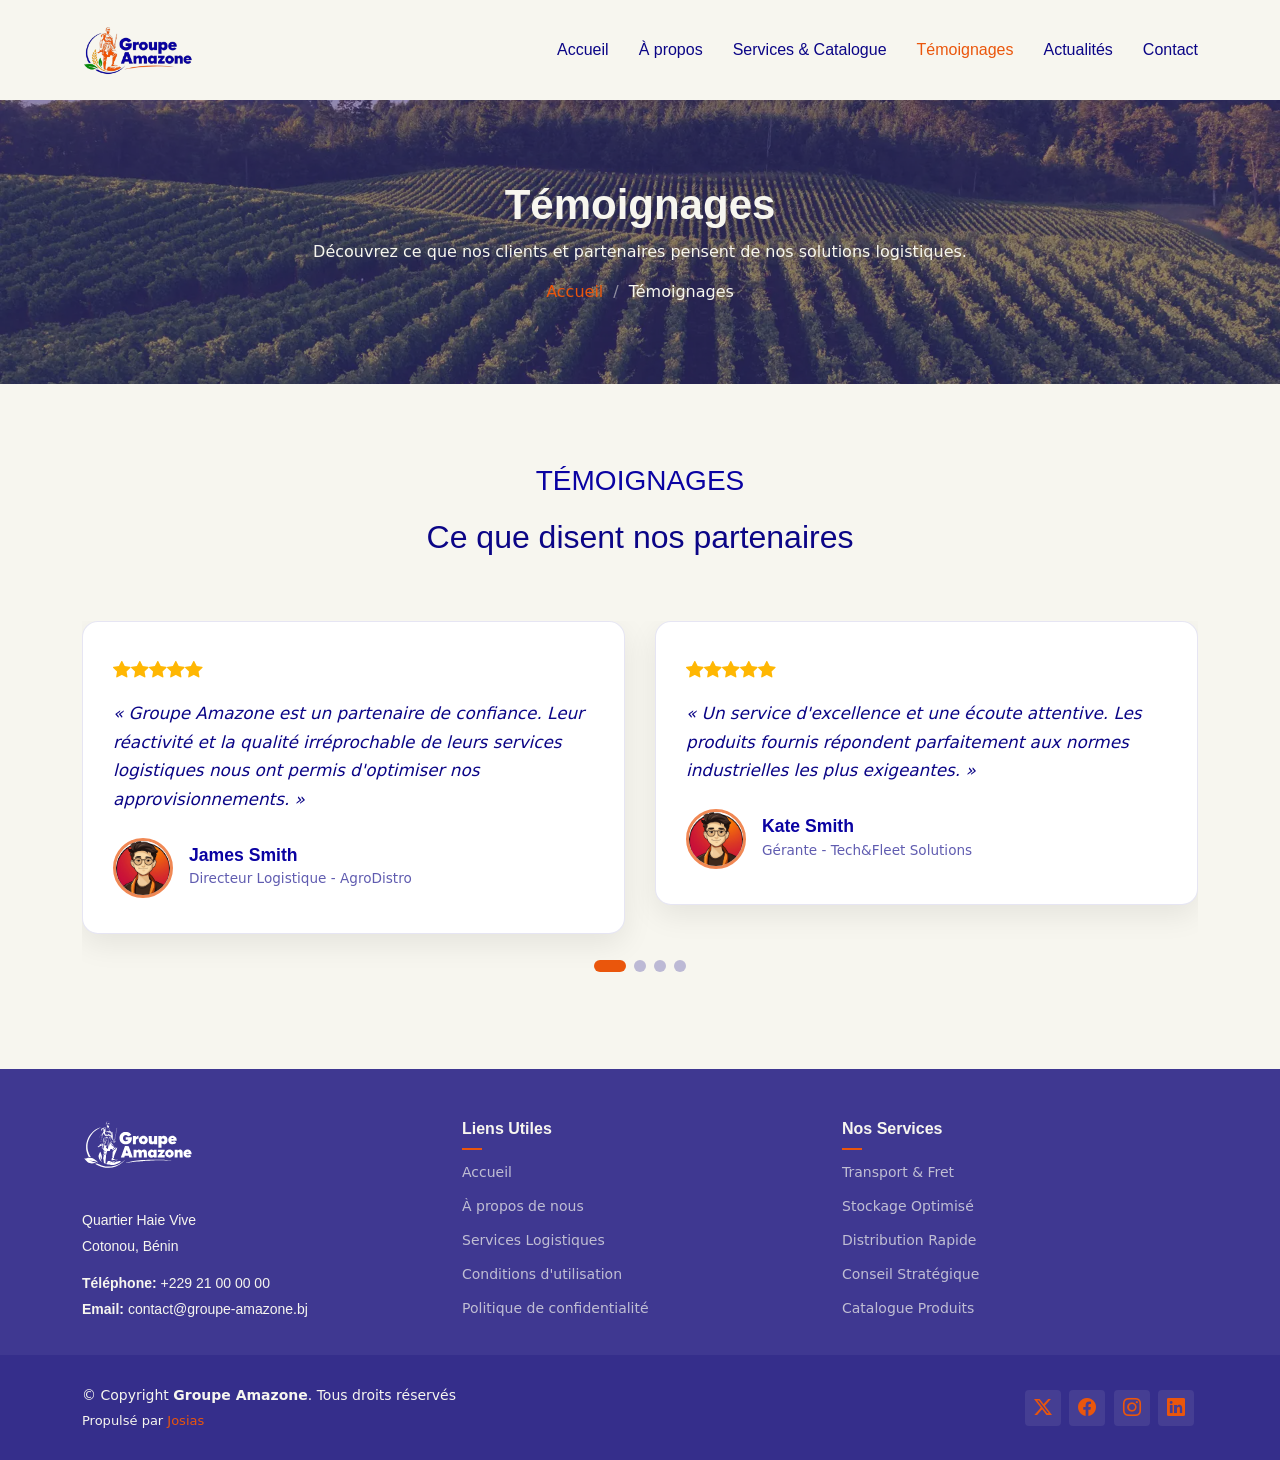
<file: testimonials.html>
<!DOCTYPE html>
<html lang="en">

<head>
  <meta charset="utf-8">
  <meta content="width=device-width, initial-scale=1.0" name="viewport">
  <title>Testimonials - AgriCulture Bootstrap Template</title>
  <meta name="description" content="">
  <meta name="keywords" content="">

  <!-- Favicons -->
  <link href="assets/img/favicon.png" rel="icon">
  <link href="assets/img/apple-touch-icon.png" rel="apple-touch-icon">

  <!-- Fonts -->
  <link href="https://fonts.googleapis.com" rel="preconnect">
  <link href="https://fonts.gstatic.com" rel="preconnect" crossorigin>
  <link href="https://fonts.googleapis.com/css2?family=Open+Sans:ital,wght@0,300;0,400;0,500;0,600;0,700;0,800;1,300;1,400;1,500;1,600;1,700;1,800&family=Marcellus:wght@400&display=swap" rel="stylesheet">

  <!-- Vendor CSS Files -->
  <link href="assets/vendor/bootstrap/css/bootstrap.min.css" rel="stylesheet">
  <link href="assets/vendor/bootstrap-icons/bootstrap-icons.css" rel="stylesheet">
  <link href="assets/vendor/aos/aos.css" rel="stylesheet">
  <link href="assets/vendor/swiper/swiper-bundle.min.css" rel="stylesheet">
  <link href="assets/vendor/glightbox/css/glightbox.min.css" rel="stylesheet">

  <!-- Main CSS File -->
  <link href="assets/css/main.css" rel="stylesheet">

  <!-- =======================================================
  * Template Name: AgriCulture
  * Template URL: https://bootstrapmade.com/agriculture-bootstrap-website-template/
  * Updated: Aug 07 2024 with Bootstrap v5.3.3
  * Author: BootstrapMade.com
  * License: https://bootstrapmade.com/license/
  ======================================================== -->
</head>

<body class="testimonials-page">

  <header id="header" class="header d-flex align-items-center position-relative">
    <div class="container-fluid container-xl position-relative d-flex align-items-center justify-content-between">

      <a href="index.html" class="logo d-flex align-items-center">
        <img src="logo.svg" alt="Groupe Amazone" style="max-height: 50px;">
      </a>

      <nav id="navmenu" class="navmenu">
        <ul>
          <li><a href="index.html">Accueil</a></li>
          <li><a href="about.html">À propos</a></li>
          <li><a href="services.html">Services & Catalogue</a></li>
          <li><a href="testimonials.html" class="active">Témoignages</a></li>
          <li><a href="blog.html">Actualités</a></li>
          <li><a href="contact.html">Contact</a></li>
        </ul>
        <i class="mobile-nav-toggle d-xl-none bi bi-list"></i>
      </nav>

    </div>
  </header>

  <main class="main">

    <!-- Page Title -->
    <div class="page-title dark-background" data-aos="fade" style="background-image: url(assets/img/page-title-bg.webp);">
      <div class="container position-relative">
        <h1>Témoignages</h1>
        <p>Découvrez ce que nos clients et partenaires pensent de nos solutions logistiques.</p>
        <nav class="breadcrumbs">
          <ol>
            <li><a href="index.html">Accueil</a></li>
            <li class="current">Témoignages</li>
          </ol>
        </nav>
      </div>
    </div><!-- End Page Title -->

    <!-- Testimonials Section -->
    <section class="testimonials-12 testimonials section" id="testimonials">
      <!-- Section Title -->
      <div class="container section-title" data-aos="fade-up">
        <h2>TÉMOIGNAGES</h2>
        <p>Ce que disent nos partenaires</p>
      </div><!-- End Section Title -->

      <div class="container" data-aos="fade-up" data-aos-delay="100">
        <div class="swiper init-swiper">
          <script type="application/json" class="swiper-config">
            {
              "loop": true,
              "speed": 600,
              "autoplay": {
                "delay": 5000,
                "disableOnInteraction": false
              },
              "slidesPerView": 1,
              "spaceBetween": 24,
              "pagination": {
                "el": ".swiper-pagination",
                "type": "bullets",
                "clickable": true
              },
              "breakpoints": {
                "768": {
                  "slidesPerView": 2,
                  "spaceBetween": 30
                }
              }
            }
          </script>
          <div class="swiper-wrapper">
            <div class="swiper-slide">
              <div class="testimonial-item">
                <div class="testimonial-content">
                  <div class="stars mb-3">
                    <i class="bi bi-star-fill"></i><i class="bi bi-star-fill"></i><i class="bi bi-star-fill"></i><i class="bi bi-star-fill"></i><i class="bi bi-star-fill"></i>
                  </div>
                  <p>
                    « Groupe Amazone est un partenaire de confiance. Leur réactivité et la qualité irréprochable de leurs services logistiques nous ont permis d'optimiser nos approvisionnements. »
                  </p>
                </div>
                <div class="testimonial-author d-flex align-items-center mt-4">
                  <img src="userdoe.jpg" alt="Testimonial author" class="testimonial-img flex-shrink-0">
                  <div class="ms-3">
                    <h3 class="client-name mb-0">James Smith</h3>
                    <span class="client-role">Directeur Logistique - AgroDistro</span>
                  </div>
                </div>
              </div>
            </div><!-- End testimonial item -->

            <div class="swiper-slide">
              <div class="testimonial-item">
                <div class="testimonial-content">
                  <div class="stars mb-3">
                    <i class="bi bi-star-fill"></i><i class="bi bi-star-fill"></i><i class="bi bi-star-fill"></i><i class="bi bi-star-fill"></i><i class="bi bi-star-fill"></i>
                  </div>
                  <p>
                    « Un service d'excellence et une écoute attentive. Les produits fournis répondent parfaitement aux normes industrielles les plus exigeantes. »
                  </p>
                </div>
                <div class="testimonial-author d-flex align-items-center mt-4">
                  <img src="userdoe.jpg" alt="Testimonial author" class="testimonial-img flex-shrink-0">
                  <div class="ms-3">
                    <h3 class="client-name mb-0">Kate Smith</h3>
                    <span class="client-role">Gérante - Tech&Fleet Solutions</span>
                  </div>
                </div>
              </div>
            </div><!-- End testimonial item -->

            <div class="swiper-slide">
              <div class="testimonial-item">
                <div class="testimonial-content">
                  <div class="stars mb-3">
                    <i class="bi bi-star-fill"></i><i class="bi bi-star-fill"></i><i class="bi bi-star-fill"></i><i class="bi bi-star-fill"></i><i class="bi bi-star-fill"></i>
                  </div>
                  <p>
                    « Leur expertise en conseil stratégique et la livraison ponctuelle ont apporté une réelle valeur ajoutée à notre chaîne de distribution. »
                  </p>
                </div>
                <div class="testimonial-author d-flex align-items-center mt-4">
                  <img src="userdoe.jpg" alt="Testimonial author" class="testimonial-img flex-shrink-0">
                  <div class="ms-3">
                    <h3 class="client-name mb-0">Claire Anderson</h3>
                    <span class="client-role">Responsable Achats - BioAgri</span>
                  </div>
                </div>
              </div>
            </div><!-- End testimonial item -->

            <div class="swiper-slide">
              <div class="testimonial-item">
                <div class="testimonial-content">
                  <div class="stars mb-3">
                    <i class="bi bi-star-fill"></i><i class="bi bi-star-fill"></i><i class="bi bi-star-fill"></i><i class="bi bi-star-fill"></i><i class="bi bi-star-fill"></i>
                  </div>
                  <p>
                    « Une collaboration exemplaire depuis plusieurs années. Leur catalogue de produits et leur accompagnement sur le terrain sont exceptionnels. »
                  </p>
                </div>
                <div class="testimonial-author d-flex align-items-center mt-4">
                  <img src="userdoe.jpg" alt="Testimonial author" class="testimonial-img flex-shrink-0">
                  <div class="ms-3">
                    <h3 class="client-name mb-0">Dan Smith</h3>
                    <span class="client-role">Directeur des Opérations</span>
                  </div>
                </div>
              </div>
            </div><!-- End testimonial item -->
          </div>
          <div class="swiper-pagination mt-4"></div>
        </div>
      </div>
    </section><!-- /Testimonials Section -->

    <!-- Call To Action Section -->
    <div style="display: none;">
    <section id="call-to-action" class="call-to-action section light-background">

      <div class="content">
        <div class="container">
          <div class="row align-items-center">
            <div class="col-lg-6">
              <h3>Subscribe To Our Newsletter</h3>
              <p class="opacity-50">
                Lorem ipsum dolor sit amet consectetur adipisicing elit.
                Nesciunt, reprehenderit!
              </p>
            </div>
            <div class="col-lg-6">
              <form action="forms/newsletter.php" class="form-subscribe php-email-form">
                <div class="form-group d-flex align-items-stretch">
                  <input type="email" name="email" class="form-control h-100" placeholder="Enter your e-mail">
                  <input type="submit" class="btn btn-secondary px-4" value="Subcribe">
                </div>
                <div class="loading">Loading</div>
                <div class="error-message"></div>
                <div class="sent-message">
                  Your subscription request has been sent. Thank you!
                </div>
              </form>
            </div>
          </div>
        </div>
      </div>
    </section><!-- /Call To Action Section -->
    </div>

  </main>

  <footer id="footer" class="footer dark-background">

    <div class="footer-top">
      <div class="container">
        <div class="row gy-4">
          <div class="col-lg-4 col-md-6 footer-about">
            <a href="index.html" class="logo d-flex align-items-center">
              <img src="logo_white.svg" alt="Groupe Amazone" style="max-height: 50px;">
            </a>
            <div class="footer-contact pt-3">
              <p>Quartier Haie Vive</p>
              <p>Cotonou, Bénin</p>
              <p class="mt-3"><strong>Téléphone:</strong> <span>+229 21 00 00 00</span></p>
              <p><strong>Email:</strong> <span>contact@groupe-amazone.bj</span></p>
            </div>
          </div>

          <div class="col-lg-4 col-md-12 footer-links">
            <h4>Liens Utiles</h4>
            <ul>
              <li><a href="index.html">Accueil</a></li>
              <li><a href="about.html">À propos de nous</a></li>
              <li><a href="services.html">Services Logistiques</a></li>
              <li><a href="#">Conditions d'utilisation</a></li>
              <li><a href="#">Politique de confidentialité</a></li>
            </ul>
          </div>

          <div class="col-lg-4 col-md-12 footer-links">
            <h4>Nos Services</h4>
            <ul>
              <li><a href="services.html#services">Transport & Fret</a></li>
              <li><a href="services.html#services">Stockage Optimisé</a></li>
              <li><a href="services.html#services">Distribution Rapide</a></li>
              <li><a href="services.html#services">Conseil Stratégique</a></li>
              <li><a href="services.html#services-2">Catalogue Produits</a></li>
            </ul>
          </div>

        </div>
      </div>
    </div>

    <div class="copyright text-center">
      <div class="container d-flex flex-column flex-lg-row justify-content-center justify-content-lg-between align-items-center">

        <div class="d-flex flex-column align-items-center align-items-lg-start">
          <div>
            © Copyright <strong><span>Groupe Amazone</span></strong>. Tous droits réservés
          </div>
          <div class="credits">
            Propulsé par <a href="https://github.com/josias229/my-Portfolio-Josias">Josias</a>
          </div>
        </div>

        <div class="social-links order-first order-lg-last mb-3 mb-lg-0">
          <a href=""><i class="bi bi-twitter-x"></i></a>
          <a href=""><i class="bi bi-facebook"></i></a>
          <a href=""><i class="bi bi-instagram"></i></a>
          <a href=""><i class="bi bi-linkedin"></i></a>
        </div>

      </div>
    </div>

  </footer>

  <!-- Scroll Top -->
  <a href="#" id="scroll-top" class="scroll-top d-flex align-items-center justify-content-center"><i class="bi bi-arrow-up-short"></i></a>

  <!-- Preloader -->
  <div id="preloader"></div>

  <!-- Vendor JS Files -->
  <script src="assets/vendor/bootstrap/js/bootstrap.bundle.min.js"></script>
  <script src="assets/vendor/php-email-form/validate.js"></script>
  <script src="assets/vendor/aos/aos.js"></script>
  <script src="assets/vendor/swiper/swiper-bundle.min.js"></script>
  <script src="assets/vendor/glightbox/js/glightbox.min.js"></script>

  <!-- Main JS File -->
  <script src="assets/js/main.js"></script>

</body>

</html>
</file>
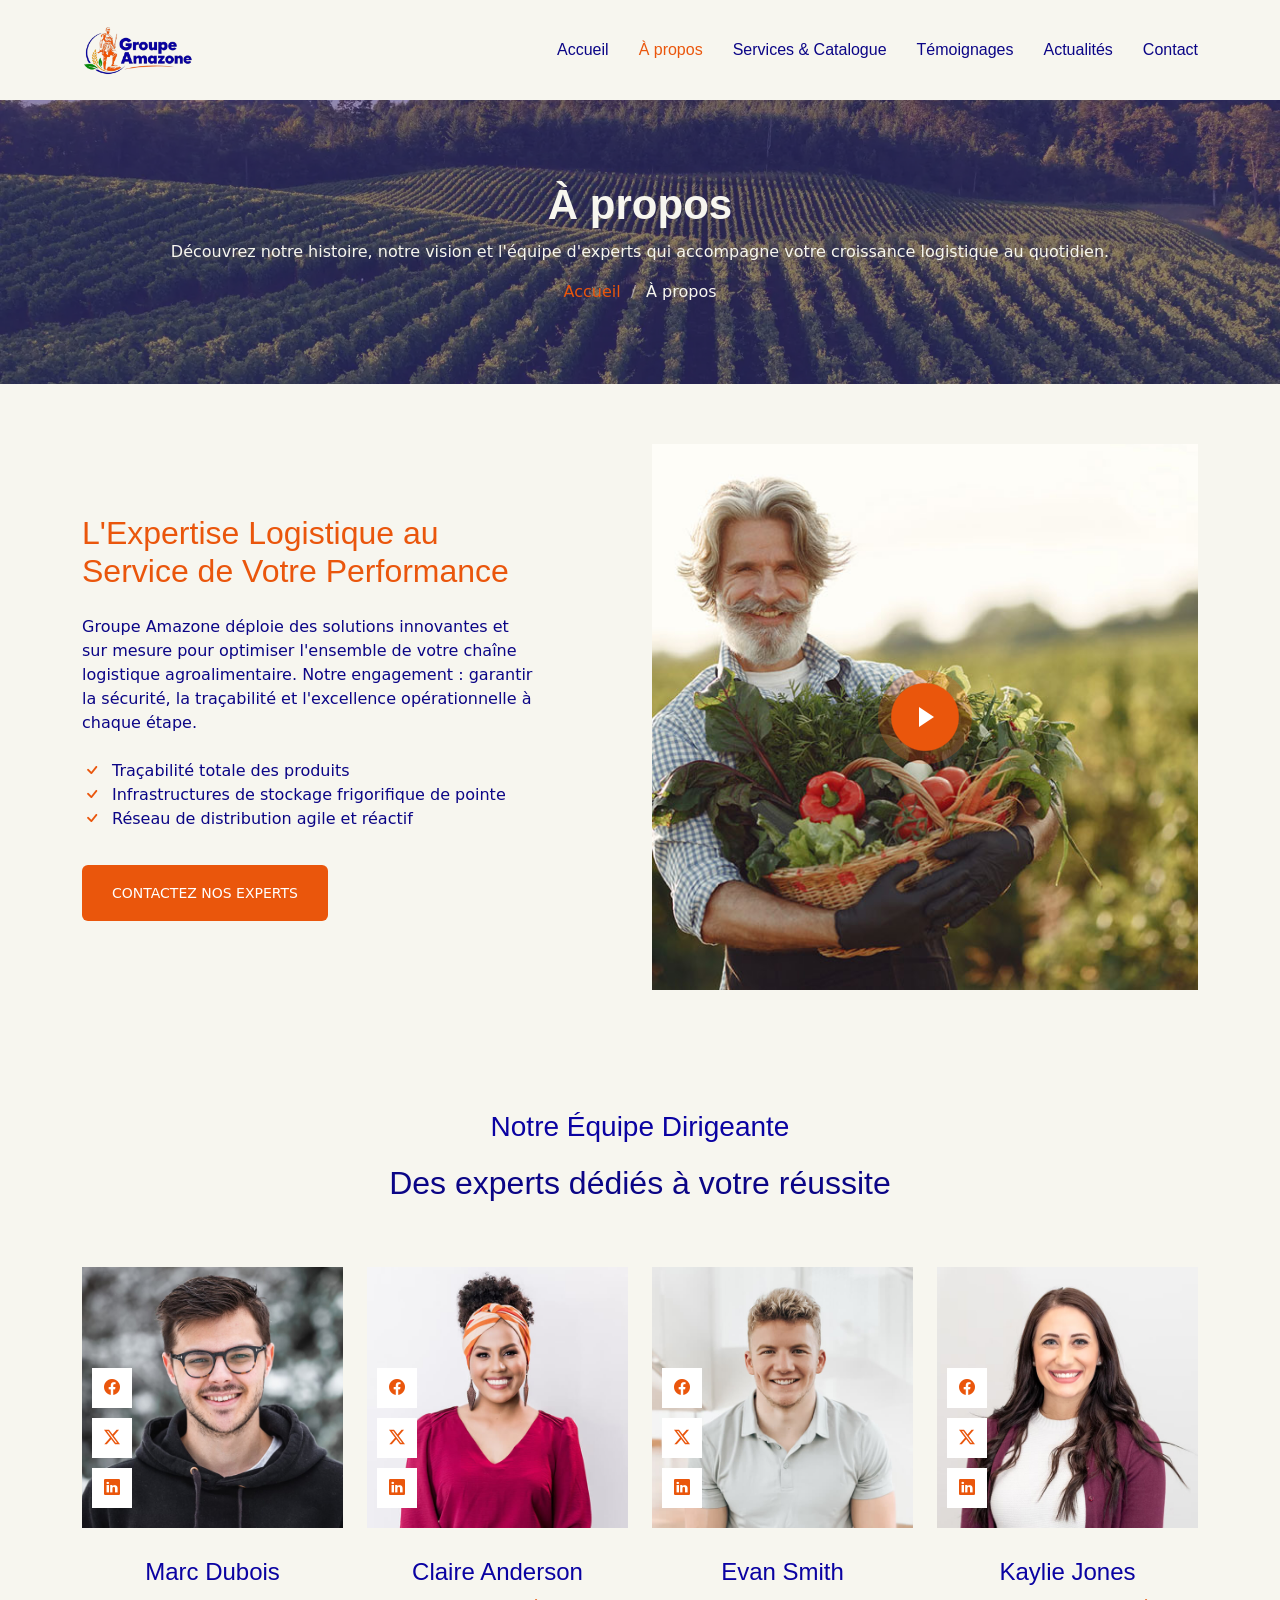
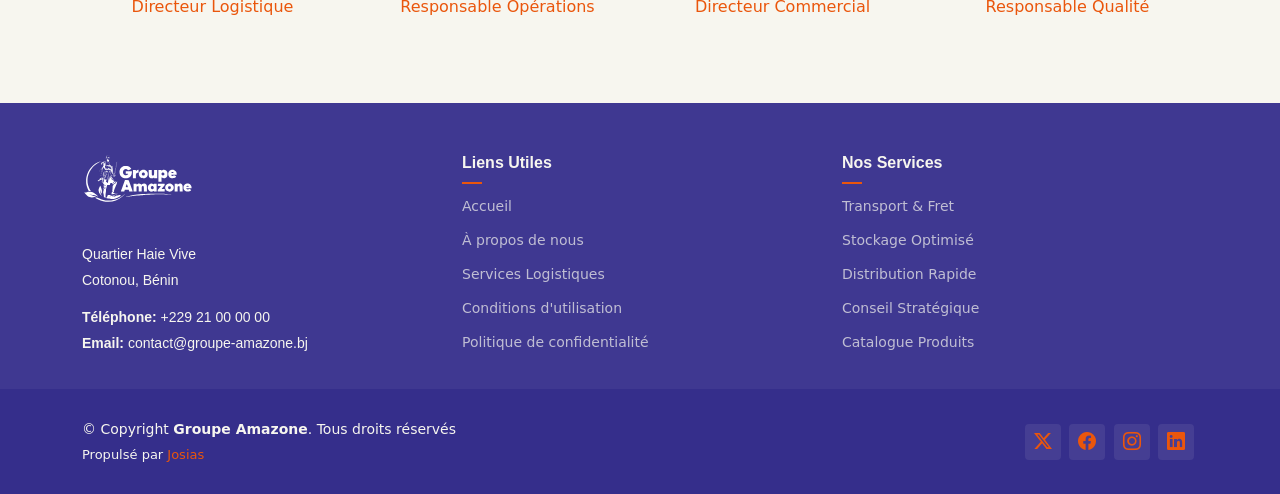
<file: AgriCulture-1.0.0/about.html>
<!DOCTYPE html>
<html lang="en">

<head>
  <meta charset="utf-8">
  <meta content="width=device-width, initial-scale=1.0" name="viewport">
  <title>About - AgriCulture Bootstrap Template</title>
  <meta name="description" content="">
  <meta name="keywords" content="">

  <!-- Favicons -->
  <link href="assets/img/favicon.png" rel="icon">
  <link href="assets/img/apple-touch-icon.png" rel="apple-touch-icon">

  <!-- Fonts -->
  <link href="https://fonts.googleapis.com" rel="preconnect">
  <link href="https://fonts.gstatic.com" rel="preconnect" crossorigin>
  <link href="https://fonts.googleapis.com/css2?family=Open+Sans:ital,wght@0,300;0,400;0,500;0,600;0,700;0,800;1,300;1,400;1,500;1,600;1,700;1,800&family=Marcellus:wght@400&display=swap" rel="stylesheet">

  <!-- Vendor CSS Files -->
  <link href="assets/vendor/bootstrap/css/bootstrap.min.css" rel="stylesheet">
  <link href="assets/vendor/bootstrap-icons/bootstrap-icons.css" rel="stylesheet">
  <link href="assets/vendor/aos/aos.css" rel="stylesheet">
  <link href="assets/vendor/swiper/swiper-bundle.min.css" rel="stylesheet">
  <link href="assets/vendor/glightbox/css/glightbox.min.css" rel="stylesheet">

  <!-- Main CSS File -->
  <link href="assets/css/main.css" rel="stylesheet">

  <!-- =======================================================
  * Template Name: AgriCulture
  * Template URL: https://bootstrapmade.com/agriculture-bootstrap-website-template/
  * Updated: Aug 07 2024 with Bootstrap v5.3.3
  * Author: BootstrapMade.com
  * License: https://bootstrapmade.com/license/
  ======================================================== -->
</head>

<body class="about-page">

  <header id="header" class="header d-flex align-items-center position-relative">
    <div class="container-fluid container-xl position-relative d-flex align-items-center justify-content-between">

      <a href="index.html" class="logo d-flex align-items-center">
        <img src="logo.svg" alt="Groupe Amazone" style="max-height: 50px;">
      </a>

      <nav id="navmenu" class="navmenu">
        <ul>
          <li><a href="index.html">Accueil</a></li>
          <li><a href="about.html" class="active">À propos</a></li>
          <li><a href="services.html">Services & Catalogue</a></li>
          <li><a href="testimonials.html">Témoignages</a></li>
          <li><a href="blog.html">Actualités</a></li>
          <li><a href="contact.html">Contact</a></li>
        </ul>
        <i class="mobile-nav-toggle d-xl-none bi bi-list"></i>
      </nav>

    </div>
  </header>

  <main class="main">

    <!-- Page Title -->
    <div class="page-title dark-background" data-aos="fade" style="background-image: url(assets/img/page-title-bg.webp);">
      <div class="container position-relative">
        <h1>À propos</h1>
        <p>Découvrez notre histoire, notre vision et l'équipe d'experts qui accompagne votre croissance logistique au quotidien.</p>
        <nav class="breadcrumbs">
          <ol>
            <li><a href="index.html">Accueil</a></li>
            <li class="current">À propos</li>
          </ol>
        </nav>
      </div>
    </div><!-- End Page Title -->

    <!-- About 3 Section -->
    <section id="about-3" class="about-3 section">

      <div class="container">
        <div class="row gy-4 justify-content-between align-items-center">
          <div class="col-lg-6 order-lg-2 position-relative" data-aos="zoom-out">
            <img src="assets/img/img_sq_1.jpg" alt="Image" class="img-fluid">
            <a href="https://www.youtube.com/watch?v=Y7f98aduVJ8" class="glightbox pulsating-play-btn">
              <span class="play"><i class="bi bi-play-fill"></i></span>
            </a>
          </div>
          <div class="col-lg-5 order-lg-1" data-aos="fade-up" data-aos-delay="100">
            <h2 class="content-title mb-4">L'Expertise Logistique au Service de Votre Performance</h2>
            <p class="mb-4">
              Groupe Amazone déploie des solutions innovantes et sur mesure pour optimiser l'ensemble de votre chaîne logistique agroalimentaire. Notre engagement : garantir la sécurité, la traçabilité et l'excellence opérationnelle à chaque étape.
            </p>
            <ul class="list-unstyled list-check">
              <li>Traçabilité totale des produits</li>
              <li>Infrastructures de stockage frigorifique de pointe</li>
              <li>Réseau de distribution agile et réactif</li>
            </ul>

            <p><a href="contact.html" class="btn-cta">Contactez nos experts</a></p>
          </div>
        </div>
      </div>
    </section><!-- /About 3 Section -->

    <!-- Team Section -->
    <section class="team-15 team section" id="team">
      <!-- Section Title -->
      <div class="container section-title" data-aos="fade-up">
        <h2>Notre Équipe Dirigeante</h2>
        <p>Des experts dédiés à votre réussite</p>
      </div><!-- End Section Title -->

      <div class="content">
        <div class="container">

          <div class="row">
            <div class="col-lg-3 col-md-6 mb-4">
              <div class="person">
                <figure>
                  <img src="assets/img/team/team-1.jpg" alt="Image" class="img-fluid">
                  <div class="social">
                    <a href="#"><span class="bi bi-facebook"></span></a>
                    <a href="#"><span class="bi bi-twitter-x"></span></a>
                    <a href="#"><span class="bi bi-linkedin"></span></a>
                  </div>
                </figure>
                <div class="person-contents">
                  <h3>Marc Dubois</h3>
                  <span class="position">Directeur Logistique</span>
                </div>
              </div>
            </div>

            <div class="col-lg-3 col-md-6 mb-4">
              <div class="person">
                <figure>
                  <img src="assets/img/team/team-2.jpg" alt="Image" class="img-fluid">
                  <div class="social">
                    <a href="#"><span class="bi bi-facebook"></span></a>
                    <a href="#"><span class="bi bi-twitter-x"></span></a>
                    <a href="#"><span class="bi bi-linkedin"></span></a>
                  </div>
                </figure>
                <div class="person-contents">
                  <h3>Claire Anderson</h3>
                  <span class="position">Responsable Opérations</span>
                </div>
              </div>
            </div>

            <div class="col-lg-3 col-md-6 mb-4">
              <div class="person">
                <figure>
                  <img src="assets/img/team/team-3.jpg" alt="Image" class="img-fluid">
                  <div class="social">
                    <a href="#"><span class="bi bi-facebook"></span></a>
                    <a href="#"><span class="bi bi-twitter-x"></span></a>
                    <a href="#"><span class="bi bi-linkedin"></span></a>
                  </div>
                </figure>
                <div class="person-contents">
                  <h3>Evan Smith</h3>
                  <span class="position">Directeur Commercial</span>
                </div>
              </div>
            </div>

            <div class="col-lg-3 col-md-6 mb-4">
              <div class="person">
                <figure>
                  <img src="assets/img/team/team-4.jpg" alt="Image" class="img-fluid">
                  <div class="social">
                    <a href="#"><span class="bi bi-facebook"></span></a>
                    <a href="#"><span class="bi bi-twitter-x"></span></a>
                    <a href="#"><span class="bi bi-linkedin"></span></a>
                  </div>
                </figure>
                <div class="person-contents">
                  <h3>Kaylie Jones</h3>
                  <span class="position">Responsable Qualité</span>
                </div>
              </div>
            </div>

          </div>
        </div>
      </div>

    </section><!-- /Team Section -->

    <!-- Services Section -->
    <div style="display: none;">
    <section id="services" class="services section">

      <!-- Section Title -->
      <div class="container section-title" data-aos="fade-up">
        <h2>SERVICES</h2>
        <p>Providing Fresh Produce Every Single Day</p>
      </div><!-- End Section Title -->
      <div class="content">
        <div class="container">
          <div class="row g-0">
            <div class="col-lg-3 col-md-6">
              <div class="service-item">
                <span class="number">01</span>
                <div class="service-item-icon">
                  <svg xmlns="http://www.w3.org/2000/svg" version="1.1" xmlns:xlink="http://www.w3.org/1999/xlink" width="80" height="80" x="0" y="0" viewBox="0 0 509.435 509.435" style="enable-background: new 0 0 512 512" xml:space="preserve" class="">
                    <g>
                      <path d="M7.506 347.639c.994 0 2.005-.199 2.976-.619l62.037-26.857a7.5 7.5 0 0 0 3.903-9.862 7.5 7.5 0 0 0-9.862-3.903L4.523 333.255a7.501 7.501 0 0 0 2.983 14.384zM500.883 283.197c-10.953-10.952-28.175-11.423-39.689-1.267l-10.034-13.307c-19.783-26.239-46.1-46.623-76.103-58.948a7.5 7.5 0 0 0-5.699 13.875c11.136 4.575 21.708 10.382 31.567 17.249h-22.621c-4.143 0-7.5 3.358-7.5 7.5s3.357 7.5 7.5 7.5h41.188a169.382 169.382 0 0 1 19.691 21.855l11.048 14.652-71.171 67.597h-19.48a35.772 35.772 0 0 0 6.775-20.976c0-19.837-16.139-35.975-35.976-35.975h-75.023l-48.33-15.005a160.871 160.871 0 0 0-37.992-6.934l2.533-3.359a169.852 169.852 0 0 1 19.67-21.855h27.398c4.143 0 7.5-3.358 7.5-7.5s-3.357-7.5-7.5-7.5h-8.848a165.125 165.125 0 0 1 38.01-19.73c28.992-10.532 60.376-12.89 90.754-6.821a7.498 7.498 0 0 0 8.824-5.885 7.5 7.5 0 0 0-5.885-8.824 184.517 184.517 0 0 0-28.616-3.4v-83.727h64.189c43.49 0 78.872-35.382 78.872-78.872V22.488c0-8.712-7.088-15.801-15.801-15.801h-51.729c-4.143 0-7.5 3.358-7.5 7.5s3.357 7.5 7.5 7.5h51.729c.441 0 .801.359.801.801v11.051c0 35.219-28.653 63.872-63.872 63.872h-64.189V85.559c0-28.082 18.793-53.262 45.701-61.234a7.5 7.5 0 1 0-4.261-14.382c-15.972 4.732-30.338 14.681-40.451 28.015-10.46 13.79-15.988 30.25-15.988 47.601v16.416c-9.59-9.839-22.97-15.965-37.762-15.965h-43.432c-6.193 0-11.232 5.039-11.232 11.232v23.629c0 29.093 23.669 52.762 52.763 52.762h39.663v22.475a183.375 183.375 0 0 0-55.199 10.86c-32.974 11.978-61.705 33.297-83.085 61.653l-9.313 12.351a161.07 161.07 0 0 0-54.289 12.692 7.5 7.5 0 0 0-3.949 9.844 7.498 7.498 0 0 0 9.844 3.949c31.858-13.616 67.62-15.458 100.696-5.188l49.416 15.343c.72.224 1.47.337 2.224.337h76.161c11.566 0 20.976 9.409 20.976 20.975s-9.409 20.976-20.976 20.976h-71.803c-4.143 0-7.5 3.358-7.5 7.5s3.357 7.5 7.5 7.5h123.477a7.5 7.5 0 0 0 5.165-2.062l83.48-79.289c5.56-5.279 14.158-5.167 19.577.252a13.957 13.957 0 0 1 .853 18.9l-80.942 97.046a37.161 37.161 0 0 1-21.112 12.581L259.57 448.474c-20.377 4.113-41.89 1.365-60.575-7.739l-53.332-25.982a7.507 7.507 0 0 0-6.884.162L3.903 488.665a7.5 7.5 0 0 0 7.197 13.161l131.475-71.888 49.849 24.285c21.631 10.538 46.53 13.72 70.114 8.957l129.506-26.146a52.209 52.209 0 0 0 29.663-17.677l80.942-97.046c9.682-11.61 8.923-28.426-1.766-39.114zM258.212 158.634c-20.822 0-37.763-16.94-37.763-37.762V101.01h39.664c20.822 0 37.762 16.94 37.762 37.762v19.861h-39.663z" fill="currentColor" opacity="1" data-original="currentColor"></path>
                      <path d="M319.171 240.778a7.5 7.5 0 0 0-7.5-7.5h-9.43c-4.143 0-7.5 3.358-7.5 7.5s3.357 7.5 7.5 7.5h9.43a7.5 7.5 0 0 0 7.5-7.5zM272.068 264.08c-4.143 0-7.5 3.358-7.5 7.5s3.357 7.5 7.5 7.5h34.888c4.143 0 7.5-3.358 7.5-7.5s-3.357-7.5-7.5-7.5zM400.305 307.996c4.143 0 7.5-3.358 7.5-7.5s-3.357-7.5-7.5-7.5h-8.172c-4.143 0-7.5 3.358-7.5 7.5s3.357 7.5 7.5 7.5z" fill="currentColor" opacity="1" data-original="currentColor"></path>
                    </g>
                  </svg>
                </div>
                <div class="service-item-content">
                  <h3 class="service-heading">Planting</h3>
                  <p>
                    Gravida sodales condimentum pellen tesq accumsan orci quam
                    sagittis sapie
                  </p>
                </div>
              </div>
            </div>
            <div class="col-lg-3 col-md-6">
              <div class="service-item">
                <span class="number">02</span>
                <div class="service-item-icon">
                  <svg xmlns="http://www.w3.org/2000/svg" version="1.1" xmlns:xlink="http://www.w3.org/1999/xlink" width="80" height="80" x="0" y="0" viewBox="0 0 514.314 514.314" style="enable-background: new 0 0 512 512" xml:space="preserve" class="">
                    <g>
                      <path d="M434.176 51.297h72.639c4.143 0 7.5-3.358 7.5-7.5s-3.357-7.5-7.5-7.5h-72.639c-4.143 0-7.5 3.358-7.5 7.5s3.357 7.5 7.5 7.5zM117.994 54.791h30.852c5.47 6.605 13.729 10.82 22.955 10.82h42.865l35.886 35.886c8.246 8.246 19.209 12.787 30.869 12.787h8.32c4.143 0 7.5-3.358 7.5-7.5s-3.357-7.5-7.5-7.5h-8.32c-7.654 0-14.85-2.981-20.262-8.393l-38.083-38.083a7.5 7.5 0 0 0-5.304-2.197H171.8c-8.159 0-14.797-6.638-14.797-14.797s6.638-14.797 14.797-14.797h123.757a66.756 66.756 0 0 1 35.416 10.157l30.374 18.983a7.497 7.497 0 0 0 3.975 1.14h36.891c4.143 0 7.5-3.358 7.5-7.5s-3.357-7.5-7.5-7.5h-34.739l-28.551-17.843a81.742 81.742 0 0 0-43.365-12.437H171.801c-16.43 0-29.797 13.367-29.797 29.798 0 1.349.099 2.675.273 3.977h-24.283a7.5 7.5 0 1 0 0 14.999zM30.38 144.476h20.344a29.724 29.724 0 0 0-4.003 14.921c0 14.399 10.225 26.453 23.795 29.288a29.746 29.746 0 0 0-4.371 15.555c0 16.499 13.423 29.921 29.921 29.921h131.637a7.5 7.5 0 0 0 7.498-7.688 7.5 7.5 0 0 0-8.307-7.311H96.065c-8.228 0-14.921-6.694-14.921-14.921s6.693-14.921 14.921-14.921H163.9c4.143 0 7.5-3.358 7.5-7.5s-3.357-7.5-7.5-7.5H76.643c-8.228 0-14.922-6.694-14.922-14.921s6.694-14.921 14.922-14.921H163.9c4.143 0 7.5-3.358 7.5-7.5s-3.357-7.5-7.5-7.5H30.38c-8.228 0-14.921-6.694-14.921-14.921s6.693-14.921 14.921-14.921H163.9c4.143 0 7.5-3.358 7.5-7.5s-3.357-7.5-7.5-7.5H62.547c-8.228 0-14.921-6.694-14.921-14.921s6.693-14.921 14.921-14.921h23.485c4.143 0 7.5-3.358 7.5-7.5s-3.357-7.5-7.5-7.5H62.547c-16.498 0-29.921 13.423-29.921 29.921a29.719 29.719 0 0 0 4.003 14.921H30.38C13.882 84.636.459 98.059.459 114.557s13.423 29.919 29.921 29.919zM506.814 196.74H389.248a7.497 7.497 0 0 0-4.629 1.599l-5.613 4.403c-13.495 10.588-30.375 16.42-47.529 16.42h-12.272a7.5 7.5 0 0 0-8.309 7.5 7.5 7.5 0 0 0 7.5 7.5h13.081c20.496 0 40.664-6.967 56.788-19.618l3.574-2.804h114.976a7.5 7.5 0 1 0-.001-15z" fill="currentColor" opacity="1" data-original="currentColor" class=""></path>
                      <path d="M192.215 150.164c0 15.372 12.506 27.878 27.878 27.878s27.879-12.506 27.879-27.878-12.507-27.878-27.879-27.878-27.878 12.506-27.878 27.878zm40.757 0c0 7.101-5.777 12.878-12.879 12.878-7.101 0-12.878-5.777-12.878-12.878s5.777-12.878 12.878-12.878c7.101-.001 12.879 5.777 12.879 12.878zM273.049 203.771c-12.599 0-22.848 10.25-22.848 22.848s10.249 22.847 22.848 22.847 22.848-10.249 22.848-22.847-10.25-22.848-22.848-22.848zm0 30.695c-4.327 0-7.848-3.52-7.848-7.847s3.521-7.848 7.848-7.848 7.848 3.521 7.848 7.848-3.521 7.847-7.848 7.847zM474.178 493.298h-9.202l-73.199-62.323c-3.155-2.686-7.888-2.305-10.573.849s-2.305 7.887.849 10.572l59.785 50.902H43.105l108.164-92.092a77.855 77.855 0 0 1 50.423-18.558h81.558a77.851 77.851 0 0 1 50.423 18.558l24.029 20.458a7.498 7.498 0 0 0 10.573-.849 7.5 7.5 0 0 0-.849-10.572l-24.029-20.458a92.867 92.867 0 0 0-60.147-22.137h-51.158v-26.806h15.44c24.205 0 43.896-19.692 43.896-43.897v-8.808c0-6.785-5.52-12.305-12.305-12.305h-18.135c-19.99 0-36.891 13.437-42.174 31.749-5.716-4.945-13.156-7.947-21.29-7.947h-15.061c-6.942 0-12.591 5.648-12.591 12.592v7.399c0 17.97 14.619 32.589 32.589 32.589h14.629v15.433h-15.399a92.867 92.867 0 0 0-60.147 22.137L19.967 493.298H7.5c-4.143 0-7.5 3.358-7.5 7.5s3.357 7.5 7.5 7.5h466.678a7.5 7.5 0 0 0 0-15zM232.092 319.73c0-15.934 12.963-28.897 28.897-28.897h15.439v6.112c0 15.934-12.963 28.897-28.896 28.897h-15.44zm-16.978 17.485h-12.651c-9.698 0-17.589-7.89-17.589-17.589v-4.991h12.651c9.698 0 17.589 7.89 17.589 17.589z" fill="currentColor" opacity="1" data-original="currentColor" class=""></path>
                      <path d="M178.358 429.065c0 13.218 10.754 23.972 23.972 23.972s23.972-10.753 23.972-23.972-10.754-23.972-23.972-23.972-23.972 10.753-23.972 23.972zm32.944 0c0 4.947-4.024 8.972-8.972 8.972s-8.972-4.025-8.972-8.972 4.024-8.972 8.972-8.972 8.972 4.024 8.972 8.972zM252.23 445.536c0 15.706 12.777 28.484 28.483 28.484s28.484-12.778 28.484-28.484-12.778-28.484-28.484-28.484-28.483 12.778-28.483 28.484zm41.968 0c0 7.435-6.049 13.484-13.484 13.484s-13.483-6.049-13.483-13.484 6.049-13.484 13.483-13.484c7.435 0 13.484 6.049 13.484 13.484z" fill="currentColor" opacity="1" data-original="currentColor" class=""></path>
                    </g>
                  </svg>
                </div>
                <div class="service-item-content">
                  <h3 class="service-heading">Mulching</h3>
                  <p>
                    Gravida sodales condimentum pellen tesq accumsan orci quam
                    sagittis sapie
                  </p>
                </div>
              </div>
            </div>
            <div class="col-lg-3 col-md-6">
              <div class="service-item">
                <span class="number">03</span>
                <div class="service-item-icon">
                  <svg xmlns="http://www.w3.org/2000/svg" version="1.1" xmlns:xlink="http://www.w3.org/1999/xlink" width="80" height="80" x="0" y="0" viewBox="0 0 516.53 516.53" style="enable-background: new 0 0 512 512" xml:space="preserve" class="">
                    <g>
                      <path d="M504.085 341.447a113.617 113.617 0 0 0-11.524-27.805c3.866-6.212 3.104-14.506-2.288-19.897l-5.804-5.804v-67.388c0-10.907-8.398-19.878-19.066-20.817V73.099h4.012c8.301 0 15.054-6.753 15.054-15.054V37.599c0-8.301-6.753-15.054-15.054-15.054h-23.242a7.5 7.5 0 0 0 0 15l23.296.054-.054 20.5-241.554-.054.054-20.5H414.21a7.5 7.5 0 0 0 0-15H227.916c-8.301 0-15.054 6.753-15.054 15.054v20.446c0 8.301 6.753 15.054 15.054 15.054h14.719L231.27 201.13c-5.215 2.077-9.463 6.215-11.642 11.675l-14.014 35.128h-27.323l-24.417-28.857a16.73 16.73 0 0 0-12.795-5.936H99.071c-9.242 0-16.761 7.519-16.761 16.761v18.66a44.759 44.759 0 0 0-35.97 33.278L24.937 367.09C9.676 380.359 0 399.894 0 421.658c0 39.881 32.446 72.327 72.328 72.327 37.349 0 68.174-28.457 71.938-64.827h25.905v12.546c0 8.282 6.738 15.02 15.02 15.02h64.364c8.282 0 15.02-6.738 15.02-15.02v-12.546h29.374c-3.278 6.098-2.356 13.875 2.785 19.016l19.555 19.554a16 16 0 0 0 11.388 4.718c3.045 0 5.961-.839 8.506-2.431a113.556 113.556 0 0 0 27.808 11.525c1.662 7.123 8.064 12.445 15.686 12.445h27.655c7.602 0 13.99-5.293 15.672-12.441a113.582 113.582 0 0 0 27.814-11.525 15.986 15.986 0 0 0 8.514 2.427c4.302 0 8.346-1.675 11.388-4.717l19.555-19.555c5.396-5.396 6.156-13.7 2.29-19.901a113.607 113.607 0 0 0 11.522-27.801c7.123-1.662 12.445-8.064 12.445-15.686v-27.655c-.002-7.621-5.324-14.023-12.447-15.684zm-53.681-141.805h-15.681V73.099h15.681zM419.723 73.099v126.543h-142.46l11.233-126.543zm-146.286 0-11.233 126.543h-15.743l11.234-126.543zM99.071 228.14h42.008c.519 0 1.008.227 1.344.624l16.219 19.169H97.311v-18.032c0-.971.79-1.761 1.76-1.761zm-51.11 108.845h167.157c12.315 0 22.334-10.019 22.334-22.334v-16.152c0-12.315-10.019-22.334-22.334-22.334h-77.364a7.5 7.5 0 0 0 0 15h77.364c4.044 0 7.334 3.29 7.334 7.334v16.152c0 4.044-3.29 7.334-7.334 7.334H51.727l7.738-30.821h46.327a7.5 7.5 0 0 0 0-15h-40.76a29.774 29.774 0 0 1 24.779-13.231h120.886a7.5 7.5 0 0 0 6.966-4.721l15.897-39.849a5.883 5.883 0 0 1 5.49-3.721h224.51a5.916 5.916 0 0 1 5.91 5.91v52.522c-5.348-4.343-12.853-4.747-18.636-1.165a113.598 113.598 0 0 0-27.818-11.532c-1.662-7.123-8.063-12.445-15.685-12.445h-27.655c-7.602 0-13.99 5.294-15.672 12.441a113.583 113.583 0 0 0-27.818 11.527c-6.213-3.868-14.506-3.104-19.897 2.288l-19.555 19.555c-5.375 5.375-6.149 13.637-2.28 19.884a113.572 113.572 0 0 0-11.531 27.818c-7.123 1.662-12.445 8.063-12.445 15.685v27.655c0 7.602 5.293 13.99 12.441 15.672 1.242 4.67 2.784 9.24 4.603 13.699h-24.12c-2.277-5.402-7.626-9.204-13.847-9.204h-64.364c-6.221 0-11.569 3.802-13.847 9.204h-27.078c-3.764-36.371-34.589-64.828-71.938-64.828a71.896 71.896 0 0 0-28.994 6.086zm24.367 142c-31.61 0-57.328-25.717-57.328-57.327s25.717-57.328 57.328-57.328 57.327 25.717 57.327 57.328-25.717 57.327-57.327 57.327zm177.24-37.262h-.013l-64.384-.02.02-21.75 64.384.02zm251.962-56.937c0 .609-.496 1.105-1.189 1.105-4.816 0-8.956 3.287-10.065 7.992a98.695 98.695 0 0 1-12.139 29.288c-2.543 4.113-1.939 9.365 1.447 12.75l.084.084a1.105 1.105 0 0 1 0 1.562l-19.555 19.555a1.085 1.085 0 0 1-.781.323c-.208 0-.514-.056-.761-.303a3.326 3.326 0 0 0-.084-.084c-3.406-3.407-8.658-4.01-12.77-1.467a98.657 98.657 0 0 1-29.288 12.138c-4.706 1.11-7.992 5.25-7.992 10.15 0 .609-.496 1.105-1.104 1.105h-27.655c-.609 0-1.105-.496-1.105-1.189 0-4.816-3.287-8.956-7.992-10.066a98.69 98.69 0 0 1-29.287-12.137 10.35 10.35 0 0 0-5.455-1.561c-2.68 0-5.338 1.049-7.38 3.091a1.085 1.085 0 0 1-.781.323c-.208 0-.513-.056-.781-.324l-19.555-19.555c-.431-.431-.431-1.132.064-1.627 3.406-3.406 4.009-8.657 1.466-12.77a98.66 98.66 0 0 1-12.138-29.287c-1.11-4.706-5.25-7.992-10.15-7.992a1.107 1.107 0 0 1-1.105-1.105V357.13c0-.609.496-1.104 1.189-1.104 4.816 0 8.956-3.287 10.066-7.992a98.661 98.661 0 0 1 12.138-29.288c2.542-4.112 1.939-9.364-1.531-12.833a1.106 1.106 0 0 1 0-1.563l19.555-19.555c.431-.431 1.132-.431 1.626.064 3.407 3.408 8.658 4.011 12.77 1.467a98.666 98.666 0 0 1 29.288-12.138c4.706-1.11 7.992-5.25 7.992-10.15 0-.609.496-1.105 1.105-1.105h27.655c.609 0 1.104.496 1.104 1.189 0 4.816 3.287 8.956 7.992 10.066a98.664 98.664 0 0 1 29.288 12.139c4.113 2.543 9.365 1.939 12.833-1.531a1.107 1.107 0 0 1 1.563 0l19.555 19.555c.431.431.431 1.132-.062 1.625-3.408 3.406-4.012 8.658-1.468 12.771a98.666 98.666 0 0 1 12.138 29.288c1.11 4.706 5.25 7.992 10.066 7.992h.084c.609 0 1.105.496 1.105 1.104z" fill="currentColor" opacity="1" data-original="currentColor" class=""></path>
                      <path d="M454.895 335.721a7.5 7.5 0 0 0-3.834 9.889 62.412 62.412 0 0 1 5.335 25.349c0 34.678-28.213 62.891-62.891 62.891s-62.891-28.213-62.891-62.891c0-34.679 28.213-62.892 62.891-62.892a62.934 62.934 0 0 1 40.397 14.703 7.5 7.5 0 0 0 10.566-.923 7.5 7.5 0 0 0-.923-10.566 77.96 77.96 0 0 0-50.041-18.213c-42.949 0-77.891 34.942-77.891 77.892 0 42.949 34.942 77.891 77.891 77.891s77.891-34.942 77.891-77.891c0-10.895-2.224-21.46-6.611-31.403a7.5 7.5 0 0 0-9.889-3.836zM72.328 381.807c-21.974 0-39.851 17.877-39.851 39.851s17.877 39.851 39.851 39.851 39.851-17.877 39.851-39.851-17.878-39.851-39.851-39.851zm0 64.702c-13.703 0-24.851-11.148-24.851-24.851s11.148-24.851 24.851-24.851 24.851 11.148 24.851 24.851-11.149 24.851-24.851 24.851z" fill="currentColor" opacity="1" data-original="currentColor" class=""></path>
                      <path d="M393.504 328.829c-23.23 0-42.13 18.899-42.13 42.13 0 23.23 18.899 42.129 42.13 42.129s42.13-18.899 42.13-42.129-18.9-42.13-42.13-42.13zm0 69.26c-14.959 0-27.13-12.17-27.13-27.129s12.17-27.13 27.13-27.13 27.13 12.17 27.13 27.13c0 14.958-12.171 27.129-27.13 27.129zM249.861 265.585a7.487 7.487 0 0 0 2.663.491 7.503 7.503 0 0 0 7.013-4.838l9.438-24.841a7.5 7.5 0 0 0-14.022-5.328l-9.438 24.841a7.499 7.499 0 0 0 4.346 9.675zM285.384 265.585a7.487 7.487 0 0 0 2.663.491 7.502 7.502 0 0 0 7.012-4.838l9.439-24.841a7.5 7.5 0 0 0-4.347-9.675 7.5 7.5 0 0 0-9.675 4.347l-9.439 24.841a7.5 7.5 0 0 0 4.347 9.675z" fill="currentColor" opacity="1" data-original="currentColor" class=""></path>
                    </g>
                  </svg>
                </div>
                <div class="service-item-content">
                  <h3 class="service-heading">Plowing</h3>
                  <p>
                    Gravida sodales condimentum pellen tesq accumsan orci quam
                    sagittis sapie
                  </p>
                </div>
              </div>
            </div>
            <div class="col-lg-3 col-md-6">
              <div class="service-item">
                <span class="number">04</span>
                <div class="service-item-icon">
                  <svg xmlns="http://www.w3.org/2000/svg" version="1.1" xmlns:xlink="http://www.w3.org/1999/xlink" width="80" height="80" x="0" y="0" viewBox="0 0 509.389 509.389" style="enable-background: new 0 0 512 512" xml:space="preserve" class="">
                    <g>
                      <path d="M495.69 14.267A46.636 46.636 0 0 0 458.364.766a46.637 46.637 0 0 0-34.257 20.05l-24.614 35.749a309.594 309.594 0 0 1-37.289 44.521 7.5 7.5 0 0 0 10.544 10.668 324.596 324.596 0 0 0 39.1-46.684l24.614-35.749a31.674 31.674 0 0 1 23.268-13.618 31.66 31.66 0 0 1 25.354 9.17 31.681 31.681 0 0 1 9.171 25.355 31.679 31.679 0 0 1-13.618 23.267l-35.75 24.615a324.066 324.066 0 0 0-59.859 53.246l-22.502 25.667a5.412 5.412 0 0 1-3.933 1.86c-1.518.071-2.966-.518-4.047-1.599l-21.873-21.872c-1.081-1.082-1.649-2.52-1.599-4.048s.711-2.925 1.86-3.933l15.802-13.854a7.5 7.5 0 0 0-9.889-11.279l-15.802 13.854a20.546 20.546 0 0 0-6.964 14.719 20.37 20.37 0 0 0 .64 5.69l-35.241 35.241c-7.726-5.323-17.119-7.656-26.65-6.449-8.734 1.104-16.614 5.058-22.612 11.157l-37.903-37.903a28.552 28.552 0 0 0-22.3-8.292 28.547 28.547 0 0 0-20.847 11.457c-23.749 31.972-43.447 60.009-60.222 85.713a7.5 7.5 0 0 0 6.275 11.6 7.495 7.495 0 0 0 6.288-3.402c16.606-25.447 36.135-53.239 59.7-84.966a13.562 13.562 0 0 1 9.903-5.441 13.585 13.585 0 0 1 10.595 3.939l39.789 39.789-63.489 107.398c-5.606 9.484-4.179 21.121 3.554 28.957 4.724 4.785 10.89 7.271 17.211 7.271 4.233-.001 8.536-1.115 12.519-3.399l40.792-24.114a7.499 7.499 0 1 0-7.632-12.912l-40.706 24.064c-4.745 2.723-9.055 1.038-11.506-1.446-1.129-1.144-4.561-5.302-1.318-10.787L239.37 211.63c3.736-6.32 10.058-10.474 17.342-11.395 7.292-.918 14.44 1.529 19.633 6.722l25.938 25.938c5.187 5.186 7.654 12.36 6.771 19.686-.878 7.28-4.911 13.598-10.99 17.288l-44.019 26.021a7.5 7.5 0 0 0 7.632 12.912l38.725-22.893 40.397 40.396a13.558 13.558 0 0 1 3.938 10.564 13.606 13.606 0 0 1-5.428 9.926c-54.818 40.993-97.27 69.301-137.646 91.785-50.099 27.898-95.647 45.713-139.25 54.462-13.202 2.648-26.235-1.337-35.759-10.935a40.033 40.033 0 0 1-10.799-36.472c10.129-48.517 33.232-101.845 70.63-163.033a7.501 7.501 0 0 0-12.799-7.823c-38.309 62.679-62.028 117.563-72.515 167.79-3.796 18.186 1.75 36.916 14.835 50.103 10.368 10.45 24.27 16.146 38.625 16.145 3.564 0 7.159-.352 10.732-1.068 45.149-9.06 92.12-27.398 143.597-56.063 40.984-22.823 83.956-51.469 139.331-92.878a28.597 28.597 0 0 0 11.407-20.864 28.554 28.554 0 0 0-8.292-22.245l-38.525-38.525c6.079-6.031 10.002-13.987 11.063-22.799 1.106-9.18-1.037-18.215-5.937-25.753l35.39-35.39a20.4 20.4 0 0 0 5.022.654 20.546 20.546 0 0 0 15.384-6.975l22.502-25.667a309.032 309.032 0 0 1 57.086-50.779l35.749-24.614a46.635 46.635 0 0 0 20.05-34.256 46.63 46.63 0 0 0-13.5-37.328zM340.732 184.685l-32.723 32.723-15.459-15.459 32.723-32.723z" fill="currentColor" opacity="1" data-original="currentColor"></path>
                    </g>
                  </svg>
                </div>
                <div class="service-item-content">
                  <h3 class="service-heading">Mowing</h3>
                  <p>
                    Gravida sodales condimentum pellen tesq accumsan orci quam
                    sagittis sapie
                  </p>
                </div>
              </div>
            </div>

            <div class="col-lg-3 col-md-6">
              <div class="service-item">
                <span class="number">05</span>
                <div class="service-item-icon">
                  <svg xmlns="http://www.w3.org/2000/svg" version="1.1" xmlns:xlink="http://www.w3.org/1999/xlink" width="80" height="80" x="0" y="0" viewBox="0 0 513.089 513.089" style="enable-background: new 0 0 512 512" xml:space="preserve" class="">
                    <g>
                      <path d="M194.209 386.877a7.497 7.497 0 0 0-9.15 5.363 75.07 75.07 0 0 0-2.428 18.947c0 13.789 3.615 27 10.454 38.204a7.494 7.494 0 0 0 10.308 2.495 7.5 7.5 0 0 0 2.494-10.309c-5.401-8.851-8.257-19.359-8.257-30.39a60.09 60.09 0 0 1 1.941-15.16 7.497 7.497 0 0 0-5.362-9.15z" fill="currentColor" opacity="1" data-original="currentColor"></path>
                      <path d="M382.56 0h-27.319c-12.654 0-25.236 3.119-36.386 9.021a7.5 7.5 0 0 0 7.018 13.258c9.124-4.83 19.005-7.278 29.368-7.278h27.222v12.022c0 34.679-28.213 62.892-62.892 62.892h-27.222V77.893c0-13.309 4.12-26.038 11.914-36.811a7.5 7.5 0 0 0-12.153-8.793c-9.657 13.347-14.762 29.117-14.762 45.604V119.154a88.294 88.294 0 0 1-14.296 48.23l-20.501 31.543a46.65 46.65 0 0 0-9.615-13.916l-1.273-1.273v-14.053c0-21.604-9.58-41.872-26.284-55.608a7.5 7.5 0 0 0-9.528 11.586c13.226 10.876 20.812 26.922 20.812 44.022v9.66h-29.069c-31.412 0-56.968-25.556-56.968-56.968v-9.66h29.069c3.454 0 6.976.329 10.467.977a7.5 7.5 0 0 0 2.738-14.748 72.57 72.57 0 0 0-13.205-1.229h-31.883c-6.72 0-12.187 5.467-12.187 12.186v12.474c0 39.684 32.284 71.968 71.968 71.968h33.463l1.273 1.273c5.979 5.979 9.271 13.927 9.271 22.381v98.306a79.003 79.003 0 0 0-21.446 5.114c-4.152-2.798-9.597-3.045-13.983-.509-30.558 17.671-49.541 52.263-49.541 90.277 0 56.188 41.481 101.901 92.47 101.901s92.47-45.713 92.47-101.901c0-.237-.004-.473-.009-.709l-.005-.334a7.5 7.5 0 0 0-7.499-7.433h-.068a7.5 7.5 0 0 0-7.433 7.567l.014.909c0 47.917-34.753 86.901-77.47 86.901s-77.47-38.984-77.47-86.901c0-32.212 15.656-61.449 40.948-76.643l40.182 34.094c5.225 4.433 13.1 4.099 17.929-.761l25.512-25.668c11.649 10.022 20.473 23.408 25.562 38.809a7.496 7.496 0 0 0 9.475 4.768 7.5 7.5 0 0 0 4.768-9.474c-6.15-18.613-17.027-34.756-31.454-46.681-4.011-3.317-9.358-3.923-13.824-1.93-10.53-6.377-22.136-10.243-34.128-11.384v-29.695h18.365c25.013 0 45.362-20.35 45.362-45.362v-7.928c0-6.115-4.975-11.089-11.089-11.089h-22.276c-11.667 0-22.318 4.429-30.362 11.693v-13.713l29.028-44.665a103.263 103.263 0 0 0 16.72-56.404v-14.239h27.222c42.949 0 77.892-34.942 77.892-77.892v-12.12C397.462 6.685 390.777 0 382.56 0zM251.211 356.136l-27.468-23.306a63.694 63.694 0 0 1 15.358-1.884c10.366 0 20.534 2.525 29.851 7.34zm25.752-118.894h18.365v4.017c0 16.742-13.62 30.362-30.362 30.362h-18.365v-4.017c0-16.741 13.62-30.362 30.362-30.362z" fill="currentColor" opacity="1" data-original="currentColor"></path>
                    </g>
                  </svg>
                </div>
                <div class="service-item-content">
                  <h3 class="service-heading">Seeding</h3>
                  <p>
                    Gravida sodales condimentum pellen tesq accumsan orci quam
                    sagittis sapie
                  </p>
                </div>
              </div>
            </div>
            <div class="col-lg-3 col-md-6">
              <div class="service-item">
                <span class="number">06</span>
                <div class="service-item-icon">
                  <svg xmlns="http://www.w3.org/2000/svg" version="1.1" xmlns:xlink="http://www.w3.org/1999/xlink" width="80" height="80" x="0" y="0" viewBox="0 0 511.67 511.67" style="enable-background: new 0 0 512 512" xml:space="preserve" class="">
                    <g>
                      <path d="M492.96 296.401v-59.276c0-63.338-24.665-122.886-69.452-167.673C378.721 24.666 319.174 0 255.835 0c-54.517 0-107.757 18.967-149.914 53.407a7.5 7.5 0 1 0 9.491 11.616C154.896 32.765 204.767 15 255.835 15c59.332 0 115.112 23.105 157.066 65.059 41.953 41.954 65.059 97.734 65.059 157.066v58.7h-15v-58.7C462.96 122.916 370.044 30 255.835 30S48.71 122.916 48.71 237.125v58.7h-15v-58.7c0-56.142 21.01-109.737 59.158-150.913a7.502 7.502 0 0 0-11.004-10.195C41.139 119.975 18.71 177.19 18.71 237.125v59.276c-10.029 2.3-17.535 11.291-17.535 22.008v5.81c0 10.194 6.791 18.828 16.085 21.627l16.782 99.17c6.535 38.622 39.71 66.654 78.882 66.654h285.822c39.172 0 72.347-28.032 78.882-66.654l16.782-99.17c9.294-2.798 16.085-11.432 16.085-21.627v-5.81c0-10.717-7.506-19.708-17.535-22.008zM63.71 237.125C63.71 131.187 149.896 45 255.835 45S447.96 131.187 447.96 237.125v58.7h-27.888a64.77 64.77 0 0 0 7.259-29.747c0-9.561-2.046-18.787-6.081-27.423a7.5 7.5 0 0 0-13.59 6.35c3.1 6.633 4.671 13.723 4.671 21.073a49.851 49.851 0 0 1-9.875 29.747h-82.073a68.421 68.421 0 0 0 3.912-22.766l-.003-.369a10.737 10.737 0 0 0 2.441-7.707l-.074-.952a81.022 81.022 0 0 0-6.053-25.058c9.161-14.126 24.883-22.763 41.856-22.763a49.676 49.676 0 0 1 26.83 7.844 7.5 7.5 0 0 0 8.086-12.634 64.65 64.65 0 0 0-34.916-10.21c-19.407 0-37.547 8.686-49.744 23.261a81.08 81.08 0 0 0-25.89-24.171l-7.325-4.298v-19.86c0-6.111-4.972-11.083-11.083-11.083h-24.17c-6.111 0-11.083 4.972-11.083 11.083v19.86l-7.325 4.298a81.067 81.067 0 0 0-24.083 21.633l-21.606-40.574a68.923 68.923 0 0 0-37.588-32.526 39.21 39.21 0 0 0-31.641 2.285 39.215 39.215 0 0 0-19.556 24.977 68.922 68.922 0 0 0 6.006 49.343l37.481 70.388H63.71zm88.14 58.7-41.235-77.438a53.95 53.95 0 0 1-4.701-38.625c1.687-6.691 5.971-12.162 12.061-15.405 6.091-3.244 13.022-3.745 19.516-1.409a53.936 53.936 0 0 1 28.384 23.614L146.29 196.99a7.5 7.5 0 0 0 7.051 13.241l19.627-10.451 13.619 25.575-19.627 10.451a7.5 7.5 0 0 0 7.051 13.241l17.809-9.483a81.015 81.015 0 0 0-5.807 24.466l-.074.961a10.774 10.774 0 0 0 1.468 6.319c-.018.6-.03 1.185-.03 1.752a68.427 68.427 0 0 0 3.914 22.766H151.85zm116.357-89.059 11.029 6.472a66.163 66.163 0 0 1 31.323 43.794l-23.74-16.479a13.027 13.027 0 0 0-17.511 2.36l-12.974 15.524-12.974-15.525c-2.59-3.099-6.283-4.719-10.029-4.719-2.584 0-5.193.771-7.481 2.359l-23.74 16.478a66.163 66.163 0 0 1 31.323-43.794l11.029-6.472a7.5 7.5 0 0 0 3.704-6.469v-20.238h16.336v20.238a7.504 7.504 0 0 0 3.705 6.471zm-60.729 89.059a53.472 53.472 0 0 1-5.062-20.774c.171-.105.342-.21.509-.326l30.046-20.854 15.047 18.007c2.065 2.471 5.097 3.888 8.317 3.888s6.252-1.417 8.317-3.888v-.001l15.047-18.006 29.574 20.527a53.458 53.458 0 0 1-5.081 21.428h-96.714zm288.017 28.394c0 4.182-3.402 7.584-7.584 7.584H101.084c-4.143 0-7.5 3.358-7.5 7.5s3.357 7.5 7.5 7.5h377.952l-5.751 33.987h-14.299c-4.143 0-7.5 3.358-7.5 7.5s3.357 7.5 7.5 7.5h11.76l-7.907 46.723a64.83 64.83 0 0 1-64.093 54.157H112.924a64.83 64.83 0 0 1-64.093-54.157l-7.907-46.723h11.76c4.143 0 7.5-3.358 7.5-7.5s-3.357-7.5-7.5-7.5H38.386l-5.751-33.987h36.487c4.143 0 7.5-3.358 7.5-7.5s-3.357-7.5-7.5-7.5H23.759c-4.182 0-7.584-3.402-7.584-7.584v-5.81c0-4.182 3.402-7.584 7.584-7.584h464.152c4.182 0 7.584 3.402 7.584 7.584z" fill="currentColor" opacity="1" data-original="currentColor"></path>
                      <path d="M246.338 395.79h21.993c4.143 0 7.5-3.358 7.5-7.5s-3.357-7.5-7.5-7.5h-21.993c-4.143 0-7.5 3.358-7.5 7.5s3.357 7.5 7.5 7.5zM174.455 395.79h21.994c4.143 0 7.5-3.358 7.5-7.5s-3.357-7.5-7.5-7.5h-21.994c-4.143 0-7.5 3.358-7.5 7.5s3.357 7.5 7.5 7.5zM102.573 395.79h21.994c4.143 0 7.5-3.358 7.5-7.5s-3.357-7.5-7.5-7.5h-21.994a7.5 7.5 0 0 0 0 15zM315.221 395.79h21.994c4.143 0 7.5-3.358 7.5-7.5s-3.357-7.5-7.5-7.5h-21.994c-4.143 0-7.5 3.358-7.5 7.5s3.357 7.5 7.5 7.5zM387.103 395.79h21.994c4.143 0 7.5-3.358 7.5-7.5s-3.357-7.5-7.5-7.5h-21.994c-4.143 0-7.5 3.358-7.5 7.5s3.357 7.5 7.5 7.5zM246.338 474.186h21.993c4.143 0 7.5-3.358 7.5-7.5s-3.357-7.5-7.5-7.5h-21.993c-4.143 0-7.5 3.358-7.5 7.5s3.357 7.5 7.5 7.5zM174.455 474.186h21.994c4.143 0 7.5-3.358 7.5-7.5s-3.357-7.5-7.5-7.5h-21.994c-4.143 0-7.5 3.358-7.5 7.5s3.357 7.5 7.5 7.5zM102.573 474.186h21.994c4.143 0 7.5-3.358 7.5-7.5s-3.357-7.5-7.5-7.5h-21.994a7.5 7.5 0 0 0 0 15zM337.215 459.186h-21.994c-4.143 0-7.5 3.358-7.5 7.5s3.357 7.5 7.5 7.5h21.994a7.5 7.5 0 0 0 0-15zM387.103 474.186h21.994c4.143 0 7.5-3.358 7.5-7.5s-3.357-7.5-7.5-7.5h-21.994c-4.143 0-7.5 3.358-7.5 7.5s3.357 7.5 7.5 7.5zM273.606 430.229a7.5 7.5 0 0 0 7.5 7.5H303.1c4.143 0 7.5-3.358 7.5-7.5s-3.357-7.5-7.5-7.5h-21.994a7.5 7.5 0 0 0-7.5 7.5zM201.725 430.229a7.5 7.5 0 0 0 7.5 7.5h21.994c4.143 0 7.5-3.358 7.5-7.5s-3.357-7.5-7.5-7.5h-21.994a7.5 7.5 0 0 0-7.5 7.5zM129.843 430.229a7.5 7.5 0 0 0 7.5 7.5h21.993c4.143 0 7.5-3.358 7.5-7.5s-3.357-7.5-7.5-7.5h-21.993a7.5 7.5 0 0 0-7.5 7.5zM87.454 422.729H67.46c-4.143 0-7.5 3.358-7.5 7.5s3.357 7.5 7.5 7.5h19.994c4.143 0 7.5-3.358 7.5-7.5s-3.357-7.5-7.5-7.5zM342.49 430.229a7.5 7.5 0 0 0 7.5 7.5h21.993c4.143 0 7.5-3.358 7.5-7.5s-3.357-7.5-7.5-7.5H349.99a7.5 7.5 0 0 0-7.5 7.5zM414.372 430.229a7.5 7.5 0 0 0 7.5 7.5h21.994c4.143 0 7.5-3.358 7.5-7.5s-3.357-7.5-7.5-7.5h-21.994a7.5 7.5 0 0 0-7.5 7.5z" fill="currentColor" opacity="1" data-original="currentColor"></path>
                    </g>
                  </svg>
                </div>
                <div class="service-item-content">
                  <h3 class="service-heading">Fresh Vegetables</h3>
                  <p>
                    Gravida sodales condimentum pellen tesq accumsan orci quam
                    sagittis sapie
                  </p>
                </div>
              </div>
            </div>
            <div class="col-lg-3 col-md-6">
              <div class="service-item">
                <span class="number">07</span>
                <div class="service-item-icon">
                  <svg xmlns="http://www.w3.org/2000/svg" version="1.1" xmlns:xlink="http://www.w3.org/1999/xlink" width="80" height="80" x="0" y="0" viewBox="0 0 512.805 512.805" style="enable-background: new 0 0 512 512" xml:space="preserve" class="">
                    <g>
                      <path d="M505.305 50.503h-50.094v-7.141c0-4.143-3.357-7.5-7.5-7.5s-7.5 3.357-7.5 7.5v7.141h-50.094c-4.143 0-7.5 3.357-7.5 7.5s3.357 7.5 7.5 7.5h50.094v29.428h-15.309c-7.223 0-13.385 4.557-15.809 10.939h-33.847l-16.98-9.451a7.5 7.5 0 0 0-7.295 13.107l18.682 10.397a7.507 7.507 0 0 0 3.647.946h34.681v15.505h-32.393a7.495 7.495 0 0 0-5.565 2.473l-47.127 52.176a49.438 49.438 0 0 1-36.627 16.273h-60.732a49.442 49.442 0 0 1-36.627-16.273l-47.127-52.176a7.5 7.5 0 0 0-5.565-2.473h-31.393V120.87h33.681a7.507 7.507 0 0 0 3.647-.946l64.468-35.883a64.829 64.829 0 0 1 31.454-8.163h35.656a64.819 64.819 0 0 1 31.454 8.164l17.778 9.896a7.5 7.5 0 0 0 7.295-13.107l-17.778-9.895a79.844 79.844 0 0 0-38.749-10.058h-35.656a79.854 79.854 0 0 0-38.749 10.057l-62.767 34.936h-32.847c-2.424-6.383-8.587-10.939-15.809-10.939H72.594V65.503h50.094c4.143 0 7.5-3.357 7.5-7.5s-3.357-7.5-7.5-7.5H72.594v-7.141c0-4.143-3.357-7.5-7.5-7.5s-7.5 3.357-7.5 7.5v7.141H7.5c-4.143 0-7.5 3.357-7.5 7.5s3.357 7.5 7.5 7.5h50.094v29.428H42.285c-9.331 0-16.922 7.591-16.922 16.922v37.917c0 20.438 16.628 37.066 37.066 37.066h5.329c19.899 0 36.18-15.765 37.025-35.461h28.101l31.968 35.393-22.399 27.123a21.63 21.63 0 0 0-4.939 13.742v47.817c0 12.898 10.494 23.393 23.394 23.393 12.898 0 23.393-10.494 23.393-23.393v-32.069l38.482-21.157c.917.04 1.834.073 2.755.073h7.432v13.542l-8.567 8.567a13.242 13.242 0 0 0-3.903 9.424v12.244c0 7.191 5.729 13.055 12.86 13.304v31.344c-4.637 2.472-7.804 7.354-7.804 12.965v21.867c0 8.097 6.588 14.685 14.686 14.685h31.326c8.098 0 14.686-6.588 14.686-14.685v-21.867c0-5.611-3.167-10.493-7.804-12.965v-31.32h1.533c7.349 0 13.327-5.979 13.327-13.327V253.83c0-3.56-1.387-6.906-3.903-9.423l-8.567-8.568v-13.542h5.432c.921 0 1.838-.034 2.755-.073l38.482 21.157v32.069c0 12.898 10.494 23.393 23.394 23.393 12.898 0 23.393-10.494 23.393-23.393v-6.886c0-4.143-3.357-7.5-7.5-7.5s-7.5 3.357-7.5 7.5v6.886c0 4.628-3.765 8.393-8.393 8.393s-8.394-3.765-8.394-8.393v-36.505a7.5 7.5 0 0 0-3.887-6.572l-27.481-15.109c8.638-3.622 16.49-9.101 22.889-16.186l2.763-3.06 20.994 25.422a6.596 6.596 0 0 1 1.507 4.191v8.97c0 4.143 3.357 7.5 7.5 7.5s7.5-3.357 7.5-7.5v-8.97c0-5.004-1.755-9.885-4.94-13.742l-22.398-27.122 31.968-35.393h29.101c.844 19.696 17.125 35.461 37.025 35.461h5.329c20.438 0 37.066-16.628 37.066-37.066v-37.917c0-9.331-7.591-16.922-16.922-16.922h-15.309V65.503h50.094c4.143 0 7.5-3.357 7.5-7.5s-3.361-7.5-7.503-7.5zm-463.02 59.428h45.617c1.06 0 1.922.862 1.922 1.922v10.341H40.363v-10.341c0-1.06.863-1.922 1.922-1.922zm25.474 61.905H62.43c-12.167 0-22.066-9.899-22.066-22.066v-12.576h49.461v12.576c-.001 12.167-9.899 22.066-22.066 22.066zm105.428 60.537a7.501 7.501 0 0 0-3.887 6.572v36.505c0 4.628-3.766 8.393-8.394 8.393s-8.393-3.765-8.393-8.393v-47.817c0-1.526.535-3.016 1.507-4.192l20.994-25.422 2.763 3.06c6.4 7.085 14.251 12.563 22.889 16.186zm98.064 112.865h-30.697v-21.237h30.697zm-7.804-36.237h-15.09v-29.6h15.09zm4.586-64.753 10.274 10.275v9.878h-42.811v-9.878l10.274-10.275a7.498 7.498 0 0 0 2.196-5.303v-16.648h17.869v16.648a7.509 7.509 0 0 0 2.198 5.303zm182.342-72.412h-5.329c-12.167 0-22.065-9.899-22.065-22.066v-12.576h49.461v12.576c-.001 12.167-9.9 22.066-22.067 22.066zm22.066-59.983v10.341H422.98v-10.341c0-1.06.862-1.922 1.922-1.922h45.617c1.06 0 1.922.862 1.922 1.922zM362.367 383.195c6.981-.812 13.229-4.296 17.591-9.808s6.317-12.393 5.504-19.374c-.812-6.982-4.296-13.229-9.808-17.592-2.043-1.617-8.26-6.537-34.74-7.778a13.377 13.377 0 0 0-11.103 5.056 13.396 13.396 0 0 0-2.37 11.969c7.289 25.484 13.507 30.406 15.551 32.023 4.694 3.716 10.382 5.685 16.279 5.685 1.027 0 2.061-.06 3.096-.181zm-19.86-39.447c15.467.902 22.253 3.181 23.839 4.436a11.245 11.245 0 0 1 4.218 7.564c.349 3.002-.491 5.961-2.367 8.331s-4.562 3.868-7.564 4.218c-3 .352-5.961-.491-8.331-2.367-1.587-1.256-5.364-7.336-9.795-22.182zM397.513 429.988c-2.044-1.617-8.263-6.54-34.74-7.778a13.416 13.416 0 0 0-11.103 5.057 13.392 13.392 0 0 0-2.37 11.967c7.289 25.486 13.507 30.407 15.551 32.024 4.695 3.716 10.382 5.685 16.279 5.685 1.026 0 2.06-.061 3.095-.181 6.982-.812 13.23-4.296 17.592-9.808s6.317-12.393 5.504-19.375c-.813-6.981-4.297-13.229-9.808-17.591zm-7.458 27.658a11.243 11.243 0 0 1-7.564 4.217 11.251 11.251 0 0 1-8.331-2.366c-1.586-1.256-5.363-7.337-9.793-22.182 15.464.9 22.251 3.18 23.838 4.436a11.245 11.245 0 0 1 4.218 7.564 11.25 11.25 0 0 1-2.368 8.331zM477.456 361.45c-2.044-1.617-8.263-6.54-34.74-7.778a13.403 13.403 0 0 0-11.103 5.057 13.392 13.392 0 0 0-2.37 11.967c7.289 25.486 13.507 30.407 15.551 32.024 4.695 3.716 10.382 5.685 16.279 5.685 1.026 0 2.06-.061 3.095-.181 6.982-.812 13.23-4.296 17.592-9.808s6.317-12.393 5.504-19.375c-.813-6.981-4.296-13.229-9.808-17.591zm-7.458 27.657c-1.876 2.37-4.562 3.867-7.564 4.217s-5.961-.492-8.331-2.366c-1.586-1.256-5.363-7.337-9.793-22.182 15.464.9 22.251 3.18 23.838 4.436a11.245 11.245 0 0 1 4.218 7.564 11.248 11.248 0 0 1-2.368 8.331zM171.891 328.644c-26.48 1.241-32.697 6.161-34.74 7.778-5.512 4.362-8.995 10.609-9.808 17.592-.813 6.981 1.142 13.862 5.504 19.374 4.361 5.512 10.609 8.995 17.591 9.808 1.036.121 2.068.181 3.096.181 5.897 0 11.585-1.969 16.279-5.685 2.044-1.617 8.262-6.539 15.551-32.023a13.396 13.396 0 0 0-2.37-11.969 13.39 13.39 0 0 0-11.103-5.056zm-11.387 37.286a11.231 11.231 0 0 1-8.331 2.367c-3.002-.35-5.688-1.848-7.564-4.218s-2.716-5.329-2.367-8.331a11.245 11.245 0 0 1 4.218-7.564c1.586-1.255 8.372-3.533 23.839-4.436-4.432 14.846-8.209 20.926-9.795 22.182zM150.032 422.21c-26.478 1.238-32.696 6.161-34.74 7.778-5.512 4.361-8.995 10.609-9.808 17.591s1.142 13.863 5.504 19.375c4.361 5.512 10.609 8.995 17.592 9.808 1.035.121 2.067.181 3.095.181 5.896-.001 11.585-1.97 16.279-5.685 2.044-1.617 8.262-6.538 15.551-32.024a13.392 13.392 0 0 0-2.37-11.967 13.385 13.385 0 0 0-11.103-5.057zm-11.386 37.286a11.253 11.253 0 0 1-8.331 2.366c-3.003-.35-5.688-1.847-7.564-4.217s-2.716-5.329-2.367-8.331a11.245 11.245 0 0 1 4.218-7.564c1.587-1.256 8.374-3.535 23.838-4.436-4.431 14.845-8.209 20.926-9.794 22.182zM70.089 353.672c-26.478 1.238-32.696 6.161-34.74 7.778-5.512 4.361-8.995 10.609-9.808 17.591s1.142 13.863 5.504 19.375c4.361 5.512 10.609 8.995 17.592 9.808 1.035.121 2.067.181 3.095.181 5.896-.001 11.585-1.97 16.279-5.685 2.044-1.617 8.262-6.538 15.551-32.024a13.392 13.392 0 0 0-2.37-11.967 13.374 13.374 0 0 0-11.103-5.057zm-11.387 37.286a11.243 11.243 0 0 1-8.331 2.366c-3.003-.35-5.688-1.847-7.564-4.217s-2.716-5.329-2.367-8.331a11.245 11.245 0 0 1 4.218-7.564c1.587-1.256 8.374-3.535 23.838-4.436-4.431 14.845-8.208 20.926-9.794 22.182z" fill="currentColor" opacity="1" data-original="currentColor"></path>
                      <path d="M213.116 133.756h14.881c4.143 0 7.5-3.357 7.5-7.5s-3.357-7.5-7.5-7.5h-14.881c-12.212 0-22.147 9.936-22.147 22.147v13.102c0 12.212 9.936 22.146 22.147 22.146h85.572c12.212 0 22.147-9.935 22.147-22.146v-13.102c0-12.212-9.936-22.147-22.147-22.147h-38.729c-4.143 0-7.5 3.357-7.5 7.5s3.357 7.5 7.5 7.5h38.729a7.155 7.155 0 0 1 7.147 7.147v13.102c0 3.94-3.206 7.146-7.147 7.146h-85.572c-3.941 0-7.147-3.206-7.147-7.146v-13.102a7.155 7.155 0 0 1 7.147-7.147z" fill="currentColor" opacity="1" data-original="currentColor"></path>
                    </g>
                  </svg>
                </div>
                <div class="service-item-content">
                  <h3 class="service-heading">Watering</h3>
                  <p>
                    Gravida sodales condimentum pellen tesq accumsan orci quam
                    sagittis sapie
                  </p>
                </div>
              </div>
            </div>
            <div class="col-lg-3 col-md-6">
              <div class="service-item">
                <span class="number">08</span>
                <div class="service-item-icon">
                  <svg xmlns="http://www.w3.org/2000/svg" version="1.1" xmlns:xlink="http://www.w3.org/1999/xlink" width="80" height="80" x="0" y="0" viewBox="0 0 511.67 511.67" style="enable-background: new 0 0 512 512" xml:space="preserve" class="">
                    <g>
                      <path d="M492.96 296.401v-59.276c0-63.338-24.665-122.886-69.452-167.673C378.721 24.666 319.174 0 255.835 0c-54.517 0-107.757 18.967-149.914 53.407a7.5 7.5 0 1 0 9.491 11.616C154.896 32.765 204.767 15 255.835 15c59.332 0 115.112 23.105 157.066 65.059 41.953 41.954 65.059 97.734 65.059 157.066v58.7h-15v-58.7C462.96 122.916 370.044 30 255.835 30S48.71 122.916 48.71 237.125v58.7h-15v-58.7c0-56.142 21.01-109.737 59.158-150.913a7.502 7.502 0 0 0-11.004-10.195C41.139 119.975 18.71 177.19 18.71 237.125v59.276c-10.029 2.3-17.535 11.291-17.535 22.008v5.81c0 10.194 6.791 18.828 16.085 21.627l16.782 99.17c6.535 38.622 39.71 66.654 78.882 66.654h285.822c39.172 0 72.347-28.032 78.882-66.654l16.782-99.17c9.294-2.798 16.085-11.432 16.085-21.627v-5.81c0-10.717-7.506-19.708-17.535-22.008zM63.71 237.125C63.71 131.187 149.896 45 255.835 45S447.96 131.187 447.96 237.125v58.7h-27.888a64.77 64.77 0 0 0 7.259-29.747c0-9.561-2.046-18.787-6.081-27.423a7.5 7.5 0 0 0-13.59 6.35c3.1 6.633 4.671 13.723 4.671 21.073a49.851 49.851 0 0 1-9.875 29.747h-82.073a68.421 68.421 0 0 0 3.912-22.766l-.003-.369a10.737 10.737 0 0 0 2.441-7.707l-.074-.952a81.022 81.022 0 0 0-6.053-25.058c9.161-14.126 24.883-22.763 41.856-22.763a49.676 49.676 0 0 1 26.83 7.844 7.5 7.5 0 0 0 8.086-12.634 64.65 64.65 0 0 0-34.916-10.21c-19.407 0-37.547 8.686-49.744 23.261a81.08 81.08 0 0 0-25.89-24.171l-7.325-4.298v-19.86c0-6.111-4.972-11.083-11.083-11.083h-24.17c-6.111 0-11.083 4.972-11.083 11.083v19.86l-7.325 4.298a81.067 81.067 0 0 0-24.083 21.633l-21.606-40.574a68.923 68.923 0 0 0-37.588-32.526 39.21 39.21 0 0 0-31.641 2.285 39.215 39.215 0 0 0-19.556 24.977 68.922 68.922 0 0 0 6.006 49.343l37.481 70.388H63.71zm88.14 58.7-41.235-77.438a53.95 53.95 0 0 1-4.701-38.625c1.687-6.691 5.971-12.162 12.061-15.405 6.091-3.244 13.022-3.745 19.516-1.409a53.936 53.936 0 0 1 28.384 23.614L146.29 196.99a7.5 7.5 0 0 0 7.051 13.241l19.627-10.451 13.619 25.575-19.627 10.451a7.5 7.5 0 0 0 7.051 13.241l17.809-9.483a81.015 81.015 0 0 0-5.807 24.466l-.074.961a10.774 10.774 0 0 0 1.468 6.319c-.018.6-.03 1.185-.03 1.752a68.427 68.427 0 0 0 3.914 22.766H151.85zm116.357-89.059 11.029 6.472a66.163 66.163 0 0 1 31.323 43.794l-23.74-16.479a13.027 13.027 0 0 0-17.511 2.36l-12.974 15.524-12.974-15.525c-2.59-3.099-6.283-4.719-10.029-4.719-2.584 0-5.193.771-7.481 2.359l-23.74 16.478a66.163 66.163 0 0 1 31.323-43.794l11.029-6.472a7.5 7.5 0 0 0 3.704-6.469v-20.238h16.336v20.238a7.504 7.504 0 0 0 3.705 6.471zm-60.729 89.059a53.472 53.472 0 0 1-5.062-20.774c.171-.105.342-.21.509-.326l30.046-20.854 15.047 18.007c2.065 2.471 5.097 3.888 8.317 3.888s6.252-1.417 8.317-3.888v-.001l15.047-18.006 29.574 20.527a53.458 53.458 0 0 1-5.081 21.428h-96.714zm288.017 28.394c0 4.182-3.402 7.584-7.584 7.584H101.084c-4.143 0-7.5 3.358-7.5 7.5s3.357 7.5 7.5 7.5h377.952l-5.751 33.987h-14.299c-4.143 0-7.5 3.358-7.5 7.5s3.357 7.5 7.5 7.5h11.76l-7.907 46.723a64.83 64.83 0 0 1-64.093 54.157H112.924a64.83 64.83 0 0 1-64.093-54.157l-7.907-46.723h11.76c4.143 0 7.5-3.358 7.5-7.5s-3.357-7.5-7.5-7.5H38.386l-5.751-33.987h36.487c4.143 0 7.5-3.358 7.5-7.5s-3.357-7.5-7.5-7.5H23.759c-4.182 0-7.584-3.402-7.584-7.584v-5.81c0-4.182 3.402-7.584 7.584-7.584h464.152c4.182 0 7.584 3.402 7.584 7.584z" fill="currentColor" opacity="1" data-original="currentColor"></path>
                      <path d="M246.338 395.79h21.993c4.143 0 7.5-3.358 7.5-7.5s-3.357-7.5-7.5-7.5h-21.993c-4.143 0-7.5 3.358-7.5 7.5s3.357 7.5 7.5 7.5zM174.455 395.79h21.994c4.143 0 7.5-3.358 7.5-7.5s-3.357-7.5-7.5-7.5h-21.994c-4.143 0-7.5 3.358-7.5 7.5s3.357 7.5 7.5 7.5zM102.573 395.79h21.994c4.143 0 7.5-3.358 7.5-7.5s-3.357-7.5-7.5-7.5h-21.994a7.5 7.5 0 0 0 0 15zM315.221 395.79h21.994c4.143 0 7.5-3.358 7.5-7.5s-3.357-7.5-7.5-7.5h-21.994c-4.143 0-7.5 3.358-7.5 7.5s3.357 7.5 7.5 7.5zM387.103 395.79h21.994c4.143 0 7.5-3.358 7.5-7.5s-3.357-7.5-7.5-7.5h-21.994c-4.143 0-7.5 3.358-7.5 7.5s3.357 7.5 7.5 7.5zM246.338 474.186h21.993c4.143 0 7.5-3.358 7.5-7.5s-3.357-7.5-7.5-7.5h-21.993c-4.143 0-7.5 3.358-7.5 7.5s3.357 7.5 7.5 7.5zM174.455 474.186h21.994c4.143 0 7.5-3.358 7.5-7.5s-3.357-7.5-7.5-7.5h-21.994c-4.143 0-7.5 3.358-7.5 7.5s3.357 7.5 7.5 7.5zM102.573 474.186h21.994c4.143 0 7.5-3.358 7.5-7.5s-3.357-7.5-7.5-7.5h-21.994a7.5 7.5 0 0 0 0 15zM337.215 459.186h-21.994c-4.143 0-7.5 3.358-7.5 7.5s3.357 7.5 7.5 7.5h21.994a7.5 7.5 0 0 0 0-15zM387.103 474.186h21.994c4.143 0 7.5-3.358 7.5-7.5s-3.357-7.5-7.5-7.5h-21.994c-4.143 0-7.5 3.358-7.5 7.5s3.357 7.5 7.5 7.5zM273.606 430.229a7.5 7.5 0 0 0 7.5 7.5H303.1c4.143 0 7.5-3.358 7.5-7.5s-3.357-7.5-7.5-7.5h-21.994a7.5 7.5 0 0 0-7.5 7.5zM201.725 430.229a7.5 7.5 0 0 0 7.5 7.5h21.994c4.143 0 7.5-3.358 7.5-7.5s-3.357-7.5-7.5-7.5h-21.994a7.5 7.5 0 0 0-7.5 7.5zM129.843 430.229a7.5 7.5 0 0 0 7.5 7.5h21.993c4.143 0 7.5-3.358 7.5-7.5s-3.357-7.5-7.5-7.5h-21.993a7.5 7.5 0 0 0-7.5 7.5zM87.454 422.729H67.46c-4.143 0-7.5 3.358-7.5 7.5s3.357 7.5 7.5 7.5h19.994c4.143 0 7.5-3.358 7.5-7.5s-3.357-7.5-7.5-7.5zM342.49 430.229a7.5 7.5 0 0 0 7.5 7.5h21.993c4.143 0 7.5-3.358 7.5-7.5s-3.357-7.5-7.5-7.5H349.99a7.5 7.5 0 0 0-7.5 7.5zM414.372 430.229a7.5 7.5 0 0 0 7.5 7.5h21.994c4.143 0 7.5-3.358 7.5-7.5s-3.357-7.5-7.5-7.5h-21.994a7.5 7.5 0 0 0-7.5 7.5z" fill="currentColor" opacity="1" data-original="currentColor"></path>
                    </g>
                  </svg>
                </div>
                <div class="service-item-content">
                  <h3 class="service-heading">Vegetable selling</h3>
                  <p>
                    Gravida sodales condimentum pellen tesq accumsan orci quam
                    sagittis sapie
                  </p>
                </div>
              </div>
            </div>
          </div>
        </div>
      </div>
    </section><!-- /Services Section -->

    <!-- Call To Action Section -->
    <section id="call-to-action" class="call-to-action section light-background">

      <div class="content">
        <div class="container">
          <div class="row align-items-center">
            <div class="col-lg-6">
              <h3>Subscribe To Our Newsletter</h3>
              <p class="opacity-50">
                Lorem ipsum dolor sit amet consectetur adipisicing elit.
                Nesciunt, reprehenderit!
              </p>
            </div>
            <div class="col-lg-6">
              <form action="forms/newsletter.php" class="form-subscribe php-email-form">
                <div class="form-group d-flex align-items-stretch">
                  <input type="email" name="email" class="form-control h-100" placeholder="Enter your e-mail">
                  <input type="submit" class="btn btn-secondary px-4" value="Subcribe">
                </div>
                <div class="loading">Loading</div>
                <div class="error-message"></div>
                <div class="sent-message">
                  Your subscription request has been sent. Thank you!
                </div>
              </form>
            </div>
          </div>
        </div>
      </div>
    </section><!-- /Call To Action Section -->
    </div>

  </main>

  <footer id="footer" class="footer dark-background">

    <div class="footer-top">
      <div class="container">
        <div class="row gy-4">
          <div class="col-lg-4 col-md-6 footer-about">
            <a href="index.html" class="logo d-flex align-items-center">
              <img src="logo_white.svg" alt="Groupe Amazone" style="max-height: 50px;">
            </a>
            <div class="footer-contact pt-3">
              <p>Quartier Haie Vive</p>
              <p>Cotonou, Bénin</p>
              <p class="mt-3"><strong>Téléphone:</strong> <span>+229 21 00 00 00</span></p>
              <p><strong>Email:</strong> <span>contact@groupe-amazone.bj</span></p>
            </div>
          </div>

          <div class="col-lg-4 col-md-12 footer-links">
            <h4>Liens Utiles</h4>
            <ul>
              <li><a href="index.html">Accueil</a></li>
              <li><a href="about.html">À propos de nous</a></li>
              <li><a href="services.html">Services Logistiques</a></li>
              <li><a href="#">Conditions d'utilisation</a></li>
              <li><a href="#">Politique de confidentialité</a></li>
            </ul>
          </div>

          <div class="col-lg-4 col-md-12 footer-links">
            <h4>Nos Services</h4>
            <ul>
              <li><a href="services.html#services">Transport & Fret</a></li>
              <li><a href="services.html#services">Stockage Optimisé</a></li>
              <li><a href="services.html#services">Distribution Rapide</a></li>
              <li><a href="services.html#services">Conseil Stratégique</a></li>
              <li><a href="services.html#services-2">Catalogue Produits</a></li>
            </ul>
          </div>

        </div>
      </div>
    </div>

    <div class="copyright text-center">
      <div class="container d-flex flex-column flex-lg-row justify-content-center justify-content-lg-between align-items-center">

        <div class="d-flex flex-column align-items-center align-items-lg-start">
          <div>
            © Copyright <strong><span>Groupe Amazone</span></strong>. Tous droits réservés
          </div>
          <div class="credits">
            Propulsé par <a href="https://github.com/josias229/my-Portfolio-Josias">Josias</a>
          </div>
        </div>

        <div class="social-links order-first order-lg-last mb-3 mb-lg-0">
          <a href=""><i class="bi bi-twitter-x"></i></a>
          <a href=""><i class="bi bi-facebook"></i></a>
          <a href=""><i class="bi bi-instagram"></i></a>
          <a href=""><i class="bi bi-linkedin"></i></a>
        </div>

      </div>
    </div>

  </footer>

  <!-- Scroll Top -->
  <a href="#" id="scroll-top" class="scroll-top d-flex align-items-center justify-content-center"><i class="bi bi-arrow-up-short"></i></a>

  <!-- Preloader -->
  <div id="preloader"></div>

  <!-- Vendor JS Files -->
  <script src="assets/vendor/bootstrap/js/bootstrap.bundle.min.js"></script>
  <script src="assets/vendor/php-email-form/validate.js"></script>
  <script src="assets/vendor/aos/aos.js"></script>
  <script src="assets/vendor/swiper/swiper-bundle.min.js"></script>
  <script src="assets/vendor/glightbox/js/glightbox.min.js"></script>

  <!-- Main JS File -->
  <script src="assets/js/main.js"></script>

</body>

</html>
</file>
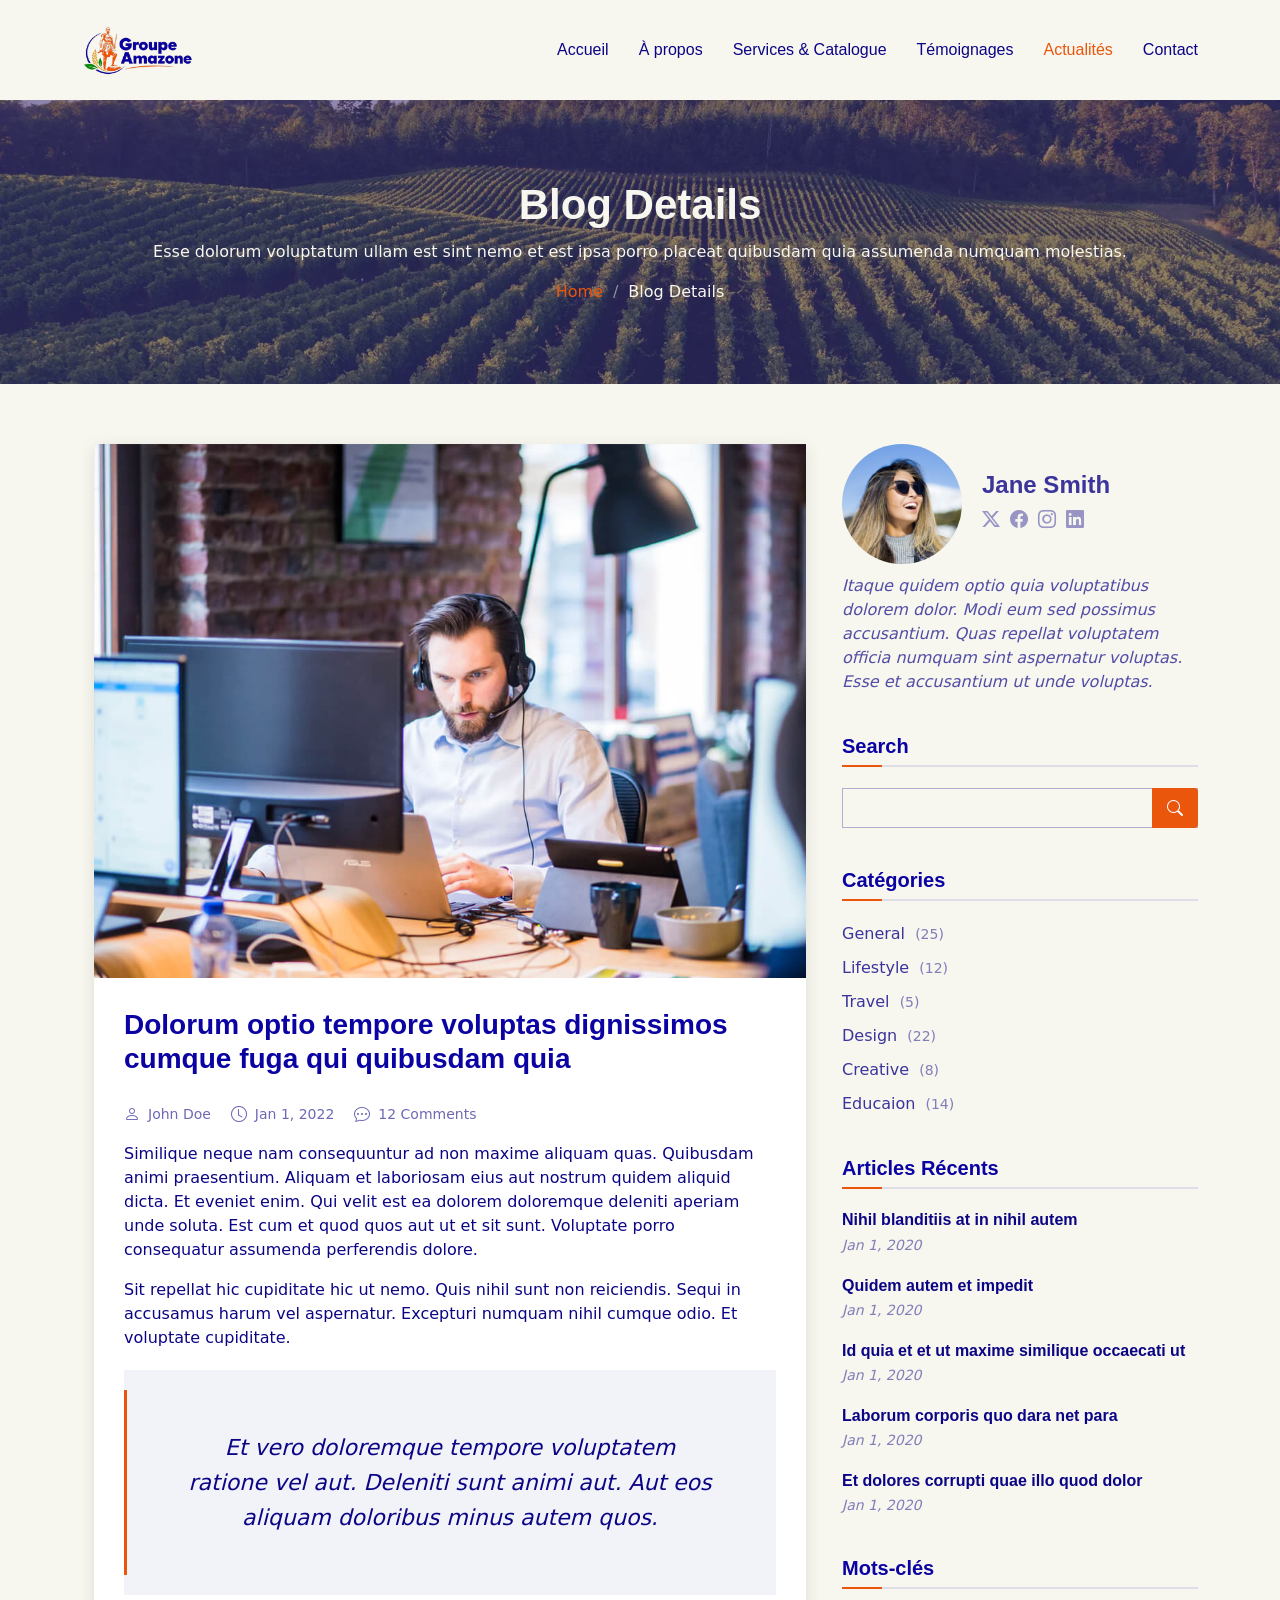
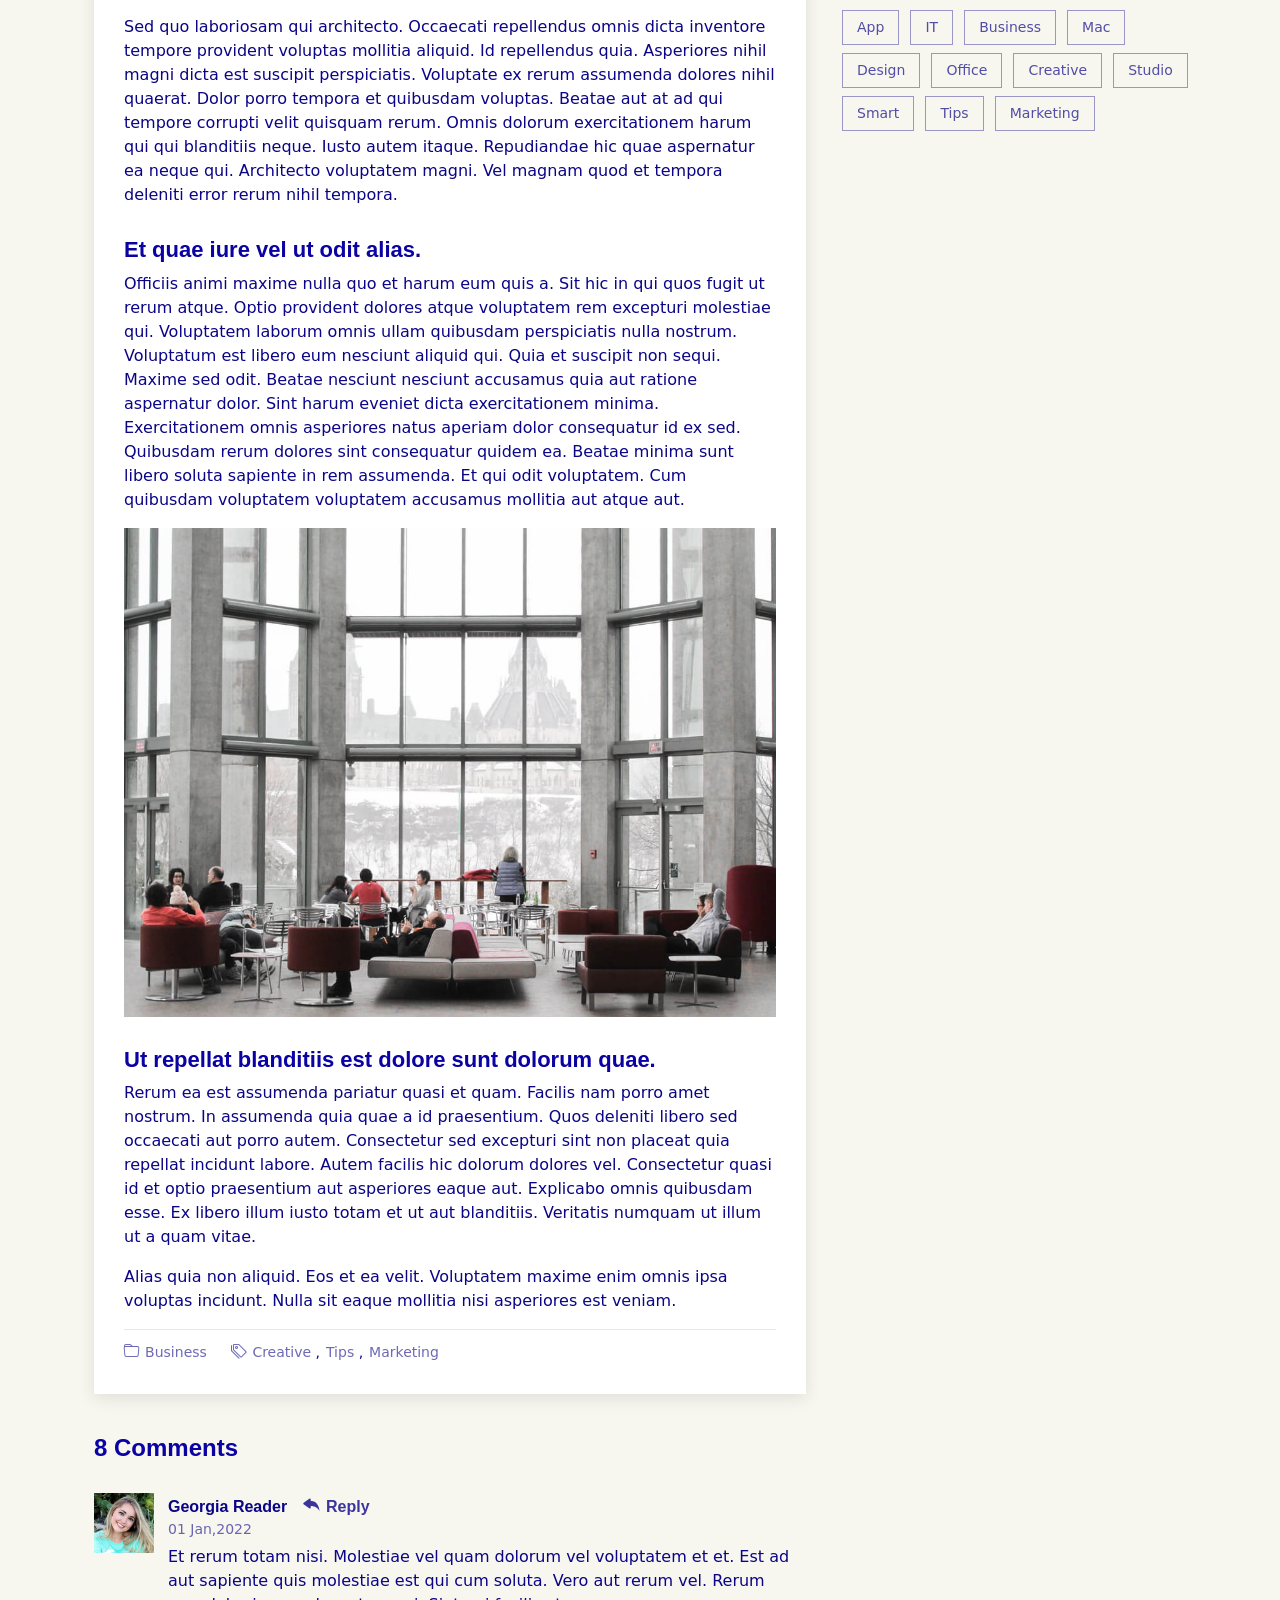
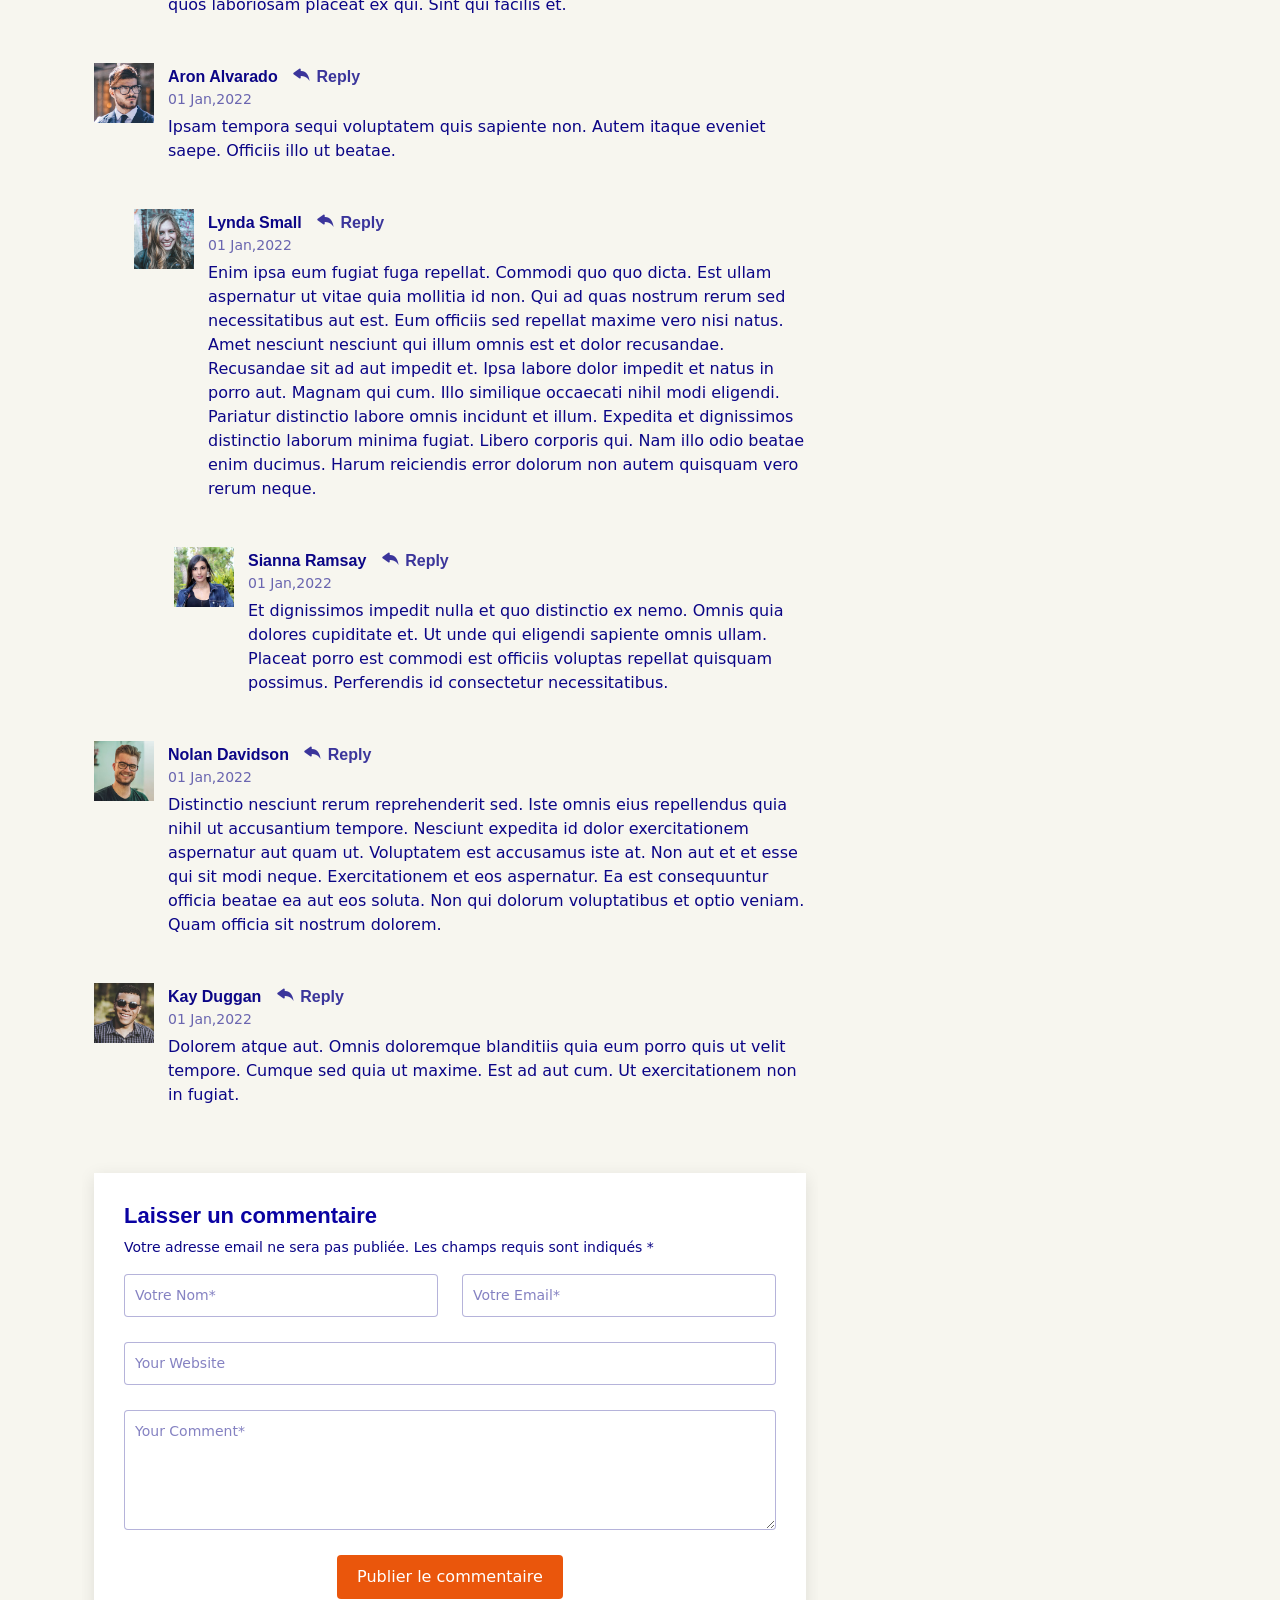
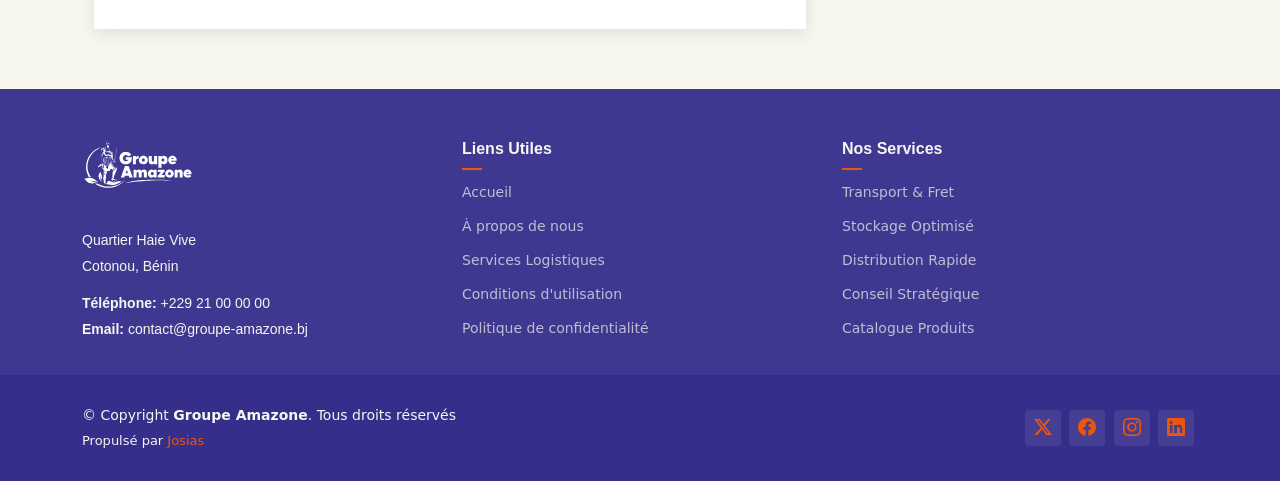
<file: AgriCulture-1.0.0/blog-details.html>
<!DOCTYPE html>
<html lang="en">

<head>
  <meta charset="utf-8">
  <meta content="width=device-width, initial-scale=1.0" name="viewport">
  <title>Blog Details - AgriCulture Bootstrap Template</title>
  <meta name="description" content="">
  <meta name="keywords" content="">

  <!-- Favicons -->
  <link href="assets/img/favicon.png" rel="icon">
  <link href="assets/img/apple-touch-icon.png" rel="apple-touch-icon">

  <!-- Fonts -->
  <link href="https://fonts.googleapis.com" rel="preconnect">
  <link href="https://fonts.gstatic.com" rel="preconnect" crossorigin>
  <link href="https://fonts.googleapis.com/css2?family=Open+Sans:ital,wght@0,300;0,400;0,500;0,600;0,700;0,800;1,300;1,400;1,500;1,600;1,700;1,800&family=Marcellus:wght@400&display=swap" rel="stylesheet">

  <!-- Vendor CSS Files -->
  <link href="assets/vendor/bootstrap/css/bootstrap.min.css" rel="stylesheet">
  <link href="assets/vendor/bootstrap-icons/bootstrap-icons.css" rel="stylesheet">
  <link href="assets/vendor/aos/aos.css" rel="stylesheet">
  <link href="assets/vendor/swiper/swiper-bundle.min.css" rel="stylesheet">
  <link href="assets/vendor/glightbox/css/glightbox.min.css" rel="stylesheet">

  <!-- Main CSS File -->
  <link href="assets/css/main.css" rel="stylesheet">

  <!-- =======================================================
  * Template Name: AgriCulture
  * Template URL: https://bootstrapmade.com/agriculture-bootstrap-website-template/
  * Updated: Aug 07 2024 with Bootstrap v5.3.3
  * Author: BootstrapMade.com
  * License: https://bootstrapmade.com/license/
  ======================================================== -->
</head>

<body class="blog-details-page">

  <header id="header" class="header d-flex align-items-center position-relative">
    <div class="container-fluid container-xl position-relative d-flex align-items-center justify-content-between">

      <a href="index.html" class="logo d-flex align-items-center">
        <img src="logo.svg" alt="Groupe Amazone" style="max-height: 50px;">
      </a>

      <nav id="navmenu" class="navmenu">
        <ul>
          <li><a href="index.html">Accueil</a></li>
          <li><a href="about.html">À propos</a></li>
          <li><a href="services.html">Services & Catalogue</a></li>
          <li><a href="testimonials.html">Témoignages</a></li>
          <li><a href="blog.html" class="active">Actualités</a></li>
          <li><a href="contact.html">Contact</a></li>
        </ul>
        <i class="mobile-nav-toggle d-xl-none bi bi-list"></i>
      </nav>

    </div>
  </header>

  <main class="main">

    <!-- Page Title -->
    <div class="page-title dark-background" data-aos="fade" style="background-image: url(assets/img/page-title-bg.webp);">
      <div class="container position-relative">
        <h1>Blog Details</h1>
        <p>Esse dolorum voluptatum ullam est sint nemo et est ipsa porro placeat quibusdam quia assumenda numquam molestias.</p>
        <nav class="breadcrumbs">
          <ol>
            <li><a href="index.html">Home</a></li>
            <li class="current">Blog Details</li>
          </ol>
        </nav>
      </div>
    </div><!-- End Page Title -->

    <div class="container">
      <div class="row">

        <div class="col-lg-8">

          <!-- Blog Details Section -->
          <section id="blog-details" class="blog-details section">
            <div class="container">

              <article class="article">

                <div class="post-img">
                  <img src="assets/img/blog/blog-1.jpg" alt="" class="img-fluid">
                </div>

                <h2 class="title">Dolorum optio tempore voluptas dignissimos cumque fuga qui quibusdam quia</h2>

                <div class="meta-top">
                  <ul>
                    <li class="d-flex align-items-center"><i class="bi bi-person"></i> <a href="blog-details.html">John Doe</a></li>
                    <li class="d-flex align-items-center"><i class="bi bi-clock"></i> <a href="blog-details.html"><time datetime="2020-01-01">Jan 1, 2022</time></a></li>
                    <li class="d-flex align-items-center"><i class="bi bi-chat-dots"></i> <a href="blog-details.html">12 Comments</a></li>
                  </ul>
                </div><!-- End meta top -->

                <div class="content">
                  <p>
                    Similique neque nam consequuntur ad non maxime aliquam quas. Quibusdam animi praesentium. Aliquam et laboriosam eius aut nostrum quidem aliquid dicta.
                    Et eveniet enim. Qui velit est ea dolorem doloremque deleniti aperiam unde soluta. Est cum et quod quos aut ut et sit sunt. Voluptate porro consequatur assumenda perferendis dolore.
                  </p>

                  <p>
                    Sit repellat hic cupiditate hic ut nemo. Quis nihil sunt non reiciendis. Sequi in accusamus harum vel aspernatur. Excepturi numquam nihil cumque odio. Et voluptate cupiditate.
                  </p>

                  <blockquote>
                    <p>
                      Et vero doloremque tempore voluptatem ratione vel aut. Deleniti sunt animi aut. Aut eos aliquam doloribus minus autem quos.
                    </p>
                  </blockquote>

                  <p>
                    Sed quo laboriosam qui architecto. Occaecati repellendus omnis dicta inventore tempore provident voluptas mollitia aliquid. Id repellendus quia. Asperiores nihil magni dicta est suscipit perspiciatis. Voluptate ex rerum assumenda dolores nihil quaerat.
                    Dolor porro tempora et quibusdam voluptas. Beatae aut at ad qui tempore corrupti velit quisquam rerum. Omnis dolorum exercitationem harum qui qui blanditiis neque.
                    Iusto autem itaque. Repudiandae hic quae aspernatur ea neque qui. Architecto voluptatem magni. Vel magnam quod et tempora deleniti error rerum nihil tempora.
                  </p>

                  <h3>Et quae iure vel ut odit alias.</h3>
                  <p>
                    Officiis animi maxime nulla quo et harum eum quis a. Sit hic in qui quos fugit ut rerum atque. Optio provident dolores atque voluptatem rem excepturi molestiae qui. Voluptatem laborum omnis ullam quibusdam perspiciatis nulla nostrum. Voluptatum est libero eum nesciunt aliquid qui.
                    Quia et suscipit non sequi. Maxime sed odit. Beatae nesciunt nesciunt accusamus quia aut ratione aspernatur dolor. Sint harum eveniet dicta exercitationem minima. Exercitationem omnis asperiores natus aperiam dolor consequatur id ex sed. Quibusdam rerum dolores sint consequatur quidem ea.
                    Beatae minima sunt libero soluta sapiente in rem assumenda. Et qui odit voluptatem. Cum quibusdam voluptatem voluptatem accusamus mollitia aut atque aut.
                  </p>
                  <img src="assets/img/blog/blog-inside-post.jpg" class="img-fluid" alt="">

                  <h3>Ut repellat blanditiis est dolore sunt dolorum quae.</h3>
                  <p>
                    Rerum ea est assumenda pariatur quasi et quam. Facilis nam porro amet nostrum. In assumenda quia quae a id praesentium. Quos deleniti libero sed occaecati aut porro autem. Consectetur sed excepturi sint non placeat quia repellat incidunt labore. Autem facilis hic dolorum dolores vel.
                    Consectetur quasi id et optio praesentium aut asperiores eaque aut. Explicabo omnis quibusdam esse. Ex libero illum iusto totam et ut aut blanditiis. Veritatis numquam ut illum ut a quam vitae.
                  </p>
                  <p>
                    Alias quia non aliquid. Eos et ea velit. Voluptatem maxime enim omnis ipsa voluptas incidunt. Nulla sit eaque mollitia nisi asperiores est veniam.
                  </p>

                </div><!-- End post content -->

                <div class="meta-bottom">
                  <i class="bi bi-folder"></i>
                  <ul class="cats">
                    <li><a href="#">Business</a></li>
                  </ul>

                  <i class="bi bi-tags"></i>
                  <ul class="tags">
                    <li><a href="#">Creative</a></li>
                    <li><a href="#">Tips</a></li>
                    <li><a href="#">Marketing</a></li>
                  </ul>
                </div><!-- End meta bottom -->

              </article>

            </div>
          </section><!-- /Blog Details Section -->

          <!-- Blog Comments Section -->
          <section id="blog-comments" class="blog-comments section">

            <div class="container">

              <h4 class="comments-count">8 Comments</h4>

              <div id="comment-1" class="comment">
                <div class="d-flex">
                  <div class="comment-img"><img src="assets/img/blog/comments-1.jpg" alt=""></div>
                  <div>
                    <h5><a href="">Georgia Reader</a> <a href="#" class="reply"><i class="bi bi-reply-fill"></i> Reply</a></h5>
                    <time datetime="2020-01-01">01 Jan,2022</time>
                    <p>
                      Et rerum totam nisi. Molestiae vel quam dolorum vel voluptatem et et. Est ad aut sapiente quis molestiae est qui cum soluta.
                      Vero aut rerum vel. Rerum quos laboriosam placeat ex qui. Sint qui facilis et.
                    </p>
                  </div>
                </div>
              </div><!-- End comment #1 -->

              <div id="comment-2" class="comment">
                <div class="d-flex">
                  <div class="comment-img"><img src="assets/img/blog/comments-2.jpg" alt=""></div>
                  <div>
                    <h5><a href="">Aron Alvarado</a> <a href="#" class="reply"><i class="bi bi-reply-fill"></i> Reply</a></h5>
                    <time datetime="2020-01-01">01 Jan,2022</time>
                    <p>
                      Ipsam tempora sequi voluptatem quis sapiente non. Autem itaque eveniet saepe. Officiis illo ut beatae.
                    </p>
                  </div>
                </div>

                <div id="comment-reply-1" class="comment comment-reply">
                  <div class="d-flex">
                    <div class="comment-img"><img src="assets/img/blog/comments-3.jpg" alt=""></div>
                    <div>
                      <h5><a href="">Lynda Small</a> <a href="#" class="reply"><i class="bi bi-reply-fill"></i> Reply</a></h5>
                      <time datetime="2020-01-01">01 Jan,2022</time>
                      <p>
                        Enim ipsa eum fugiat fuga repellat. Commodi quo quo dicta. Est ullam aspernatur ut vitae quia mollitia id non. Qui ad quas nostrum rerum sed necessitatibus aut est. Eum officiis sed repellat maxime vero nisi natus. Amet nesciunt nesciunt qui illum omnis est et dolor recusandae.

                        Recusandae sit ad aut impedit et. Ipsa labore dolor impedit et natus in porro aut. Magnam qui cum. Illo similique occaecati nihil modi eligendi. Pariatur distinctio labore omnis incidunt et illum. Expedita et dignissimos distinctio laborum minima fugiat.

                        Libero corporis qui. Nam illo odio beatae enim ducimus. Harum reiciendis error dolorum non autem quisquam vero rerum neque.
                      </p>
                    </div>
                  </div>

                  <div id="comment-reply-2" class="comment comment-reply">
                    <div class="d-flex">
                      <div class="comment-img"><img src="assets/img/blog/comments-4.jpg" alt=""></div>
                      <div>
                        <h5><a href="">Sianna Ramsay</a> <a href="#" class="reply"><i class="bi bi-reply-fill"></i> Reply</a></h5>
                        <time datetime="2020-01-01">01 Jan,2022</time>
                        <p>
                          Et dignissimos impedit nulla et quo distinctio ex nemo. Omnis quia dolores cupiditate et. Ut unde qui eligendi sapiente omnis ullam. Placeat porro est commodi est officiis voluptas repellat quisquam possimus. Perferendis id consectetur necessitatibus.
                        </p>
                      </div>
                    </div>

                  </div><!-- End comment reply #2-->

                </div><!-- End comment reply #1-->

              </div><!-- End comment #2-->

              <div id="comment-3" class="comment">
                <div class="d-flex">
                  <div class="comment-img"><img src="assets/img/blog/comments-5.jpg" alt=""></div>
                  <div>
                    <h5><a href="">Nolan Davidson</a> <a href="#" class="reply"><i class="bi bi-reply-fill"></i> Reply</a></h5>
                    <time datetime="2020-01-01">01 Jan,2022</time>
                    <p>
                      Distinctio nesciunt rerum reprehenderit sed. Iste omnis eius repellendus quia nihil ut accusantium tempore. Nesciunt expedita id dolor exercitationem aspernatur aut quam ut. Voluptatem est accusamus iste at.
                      Non aut et et esse qui sit modi neque. Exercitationem et eos aspernatur. Ea est consequuntur officia beatae ea aut eos soluta. Non qui dolorum voluptatibus et optio veniam. Quam officia sit nostrum dolorem.
                    </p>
                  </div>
                </div>

              </div><!-- End comment #3 -->

              <div id="comment-4" class="comment">
                <div class="d-flex">
                  <div class="comment-img"><img src="assets/img/blog/comments-6.jpg" alt=""></div>
                  <div>
                    <h5><a href="">Kay Duggan</a> <a href="#" class="reply"><i class="bi bi-reply-fill"></i> Reply</a></h5>
                    <time datetime="2020-01-01">01 Jan,2022</time>
                    <p>
                      Dolorem atque aut. Omnis doloremque blanditiis quia eum porro quis ut velit tempore. Cumque sed quia ut maxime. Est ad aut cum. Ut exercitationem non in fugiat.
                    </p>
                  </div>
                </div>

              </div><!-- End comment #4 -->

            </div>

          </section><!-- /Blog Comments Section -->

          <!-- Comment Form Section -->
          <section id="comment-form" class="comment-form section">
            <div class="container">

              <form action="">

                <h4>Laisser un commentaire</h4>
                <p>Votre adresse email ne sera pas publiée. Les champs requis sont indiqués * </p>
                <div class="row">
                  <div class="col-md-6 form-group">
                    <input name="name" type="text" class="form-control" placeholder="Votre Nom*">
                  </div>
                  <div class="col-md-6 form-group">
                    <input name="email" type="text" class="form-control" placeholder="Votre Email*">
                  </div>
                </div>
                <div class="row">
                  <div class="col form-group">
                    <input name="website" type="text" class="form-control" placeholder="Your Website">
                  </div>
                </div>
                <div class="row">
                  <div class="col form-group">
                    <textarea name="comment" class="form-control" placeholder="Your Comment*"></textarea>
                  </div>
                </div>

                <div class="text-center">
                  <button type="submit" class="btn btn-primary">Publier le commentaire</button>
                </div>

              </form>

            </div>
          </section><!-- /Comment Form Section -->

        </div>

        <div class="col-lg-4 sidebar">

          <div class="widgets-container">

            <!-- Blog Author Widget -->
            <div class="blog-author-widget widget-item">

              <div class="d-flex flex-column align-items-center">
                <div class="d-flex align-items-center w-100">
                  <img src="assets/img/blog/blog-author.jpg" class="rounded-circle flex-shrink-0" alt="">
                  <div>
                    <h4>Jane Smith</h4>
                    <div class="social-links">
                      <a href="https://x.com/#"><i class="bi bi-twitter-x"></i></a>
                      <a href="https://facebook.com/#"><i class="bi bi-facebook"></i></a>
                      <a href="https://instagram.com/#"><i class="biu bi-instagram"></i></a>
                      <a href="https://instagram.com/#"><i class="biu bi-linkedin"></i></a>
                    </div>
                  </div>
                </div>

                <p>
                  Itaque quidem optio quia voluptatibus dolorem dolor. Modi eum sed possimus accusantium. Quas repellat voluptatem officia numquam sint aspernatur voluptas. Esse et accusantium ut unde voluptas.
                </p>

              </div>

            </div><!--/Blog Author Widget -->

            <!-- Search Widget -->
            <div class="search-widget widget-item">

              <h3 class="widget-title">Search</h3>
              <form action="">
                <input type="text">
                <button type="submit" title="Search"><i class="bi bi-search"></i></button>
              </form>

            </div><!--/Search Widget -->

            <!-- Categories Widget -->
            <div class="categories-widget widget-item">

              <h3 class="widget-title">Catégories</h3>
              <ul class="mt-3">
                <li><a href="#">General <span>(25)</span></a></li>
                <li><a href="#">Lifestyle <span>(12)</span></a></li>
                <li><a href="#">Travel <span>(5)</span></a></li>
                <li><a href="#">Design <span>(22)</span></a></li>
                <li><a href="#">Creative <span>(8)</span></a></li>
                <li><a href="#">Educaion <span>(14)</span></a></li>
              </ul>

            </div><!--/Categories Widget -->

            <!-- Recent Posts Widget 2 -->
            <div class="recent-posts-widget-2 widget-item">

              <h3 class="widget-title">Articles Récents</h3>

              <div class="post-item">
                <h4><a href="blog-details.html">Nihil blanditiis at in nihil autem</a></h4>
                <time datetime="2020-01-01">Jan 1, 2020</time>
              </div><!-- End recent post item-->

              <div class="post-item">
                <h4><a href="blog-details.html">Quidem autem et impedit</a></h4>
                <time datetime="2020-01-01">Jan 1, 2020</time>
              </div><!-- End recent post item-->

              <div class="post-item">
                <h4><a href="blog-details.html">Id quia et et ut maxime similique occaecati ut</a></h4>
                <time datetime="2020-01-01">Jan 1, 2020</time>
              </div><!-- End recent post item-->

              <div class="post-item">
                <h4><a href="blog-details.html">Laborum corporis quo dara net para</a></h4>
                <time datetime="2020-01-01">Jan 1, 2020</time>
              </div><!-- End recent post item-->

              <div class="post-item">
                <h4><a href="blog-details.html">Et dolores corrupti quae illo quod dolor</a></h4>
                <time datetime="2020-01-01">Jan 1, 2020</time>
              </div><!-- End recent post item-->

            </div><!--/Recent Posts Widget 2 -->

            <!-- Tags Widget -->
            <div class="tags-widget widget-item">

              <h3 class="widget-title">Mots-clés</h3>
              <ul>
                <li><a href="#">App</a></li>
                <li><a href="#">IT</a></li>
                <li><a href="#">Business</a></li>
                <li><a href="#">Mac</a></li>
                <li><a href="#">Design</a></li>
                <li><a href="#">Office</a></li>
                <li><a href="#">Creative</a></li>
                <li><a href="#">Studio</a></li>
                <li><a href="#">Smart</a></li>
                <li><a href="#">Tips</a></li>
                <li><a href="#">Marketing</a></li>
              </ul>

            </div><!--/Tags Widget -->

          </div>

        </div>

      </div>
    </div>

  </main>

  <footer id="footer" class="footer dark-background">

    <div class="footer-top">
      <div class="container">
        <div class="row gy-4">
          <div class="col-lg-4 col-md-6 footer-about">
            <a href="index.html" class="logo d-flex align-items-center">
              <img src="logo_white.svg" alt="Groupe Amazone" style="max-height: 50px;">
            </a>
            <div class="footer-contact pt-3">
              <p>Quartier Haie Vive</p>
              <p>Cotonou, Bénin</p>
              <p class="mt-3"><strong>Téléphone:</strong> <span>+229 21 00 00 00</span></p>
              <p><strong>Email:</strong> <span>contact@groupe-amazone.bj</span></p>
            </div>
          </div>

          <div class="col-lg-4 col-md-12 footer-links">
            <h4>Liens Utiles</h4>
            <ul>
              <li><a href="index.html">Accueil</a></li>
              <li><a href="about.html">À propos de nous</a></li>
              <li><a href="services.html">Services Logistiques</a></li>
              <li><a href="#">Conditions d'utilisation</a></li>
              <li><a href="#">Politique de confidentialité</a></li>
            </ul>
          </div>

          <div class="col-lg-4 col-md-12 footer-links">
            <h4>Nos Services</h4>
            <ul>
              <li><a href="services.html#services">Transport & Fret</a></li>
              <li><a href="services.html#services">Stockage Optimisé</a></li>
              <li><a href="services.html#services">Distribution Rapide</a></li>
              <li><a href="services.html#services">Conseil Stratégique</a></li>
              <li><a href="services.html#services-2">Catalogue Produits</a></li>
            </ul>
          </div>

        </div>
      </div>
    </div>

    <div class="copyright text-center">
      <div class="container d-flex flex-column flex-lg-row justify-content-center justify-content-lg-between align-items-center">

        <div class="d-flex flex-column align-items-center align-items-lg-start">
          <div>
            © Copyright <strong><span>Groupe Amazone</span></strong>. Tous droits réservés
          </div>
          <div class="credits">
            Propulsé par <a href="https://github.com/josias229/my-Portfolio-Josias">Josias</a>
          </div>
        </div>

        <div class="social-links order-first order-lg-last mb-3 mb-lg-0">
          <a href=""><i class="bi bi-twitter-x"></i></a>
          <a href=""><i class="bi bi-facebook"></i></a>
          <a href=""><i class="bi bi-instagram"></i></a>
          <a href=""><i class="bi bi-linkedin"></i></a>
        </div>

      </div>
    </div>

  </footer>

  <!-- Scroll Top -->
  <a href="#" id="scroll-top" class="scroll-top d-flex align-items-center justify-content-center"><i class="bi bi-arrow-up-short"></i></a>

  <!-- Preloader -->
  <div id="preloader"></div>

  <!-- Vendor JS Files -->
  <script src="assets/vendor/bootstrap/js/bootstrap.bundle.min.js"></script>
  <script src="assets/vendor/php-email-form/validate.js"></script>
  <script src="assets/vendor/aos/aos.js"></script>
  <script src="assets/vendor/swiper/swiper-bundle.min.js"></script>
  <script src="assets/vendor/glightbox/js/glightbox.min.js"></script>

  <!-- Main JS File -->
  <script src="assets/js/main.js"></script>

</body>

</html>
</file>
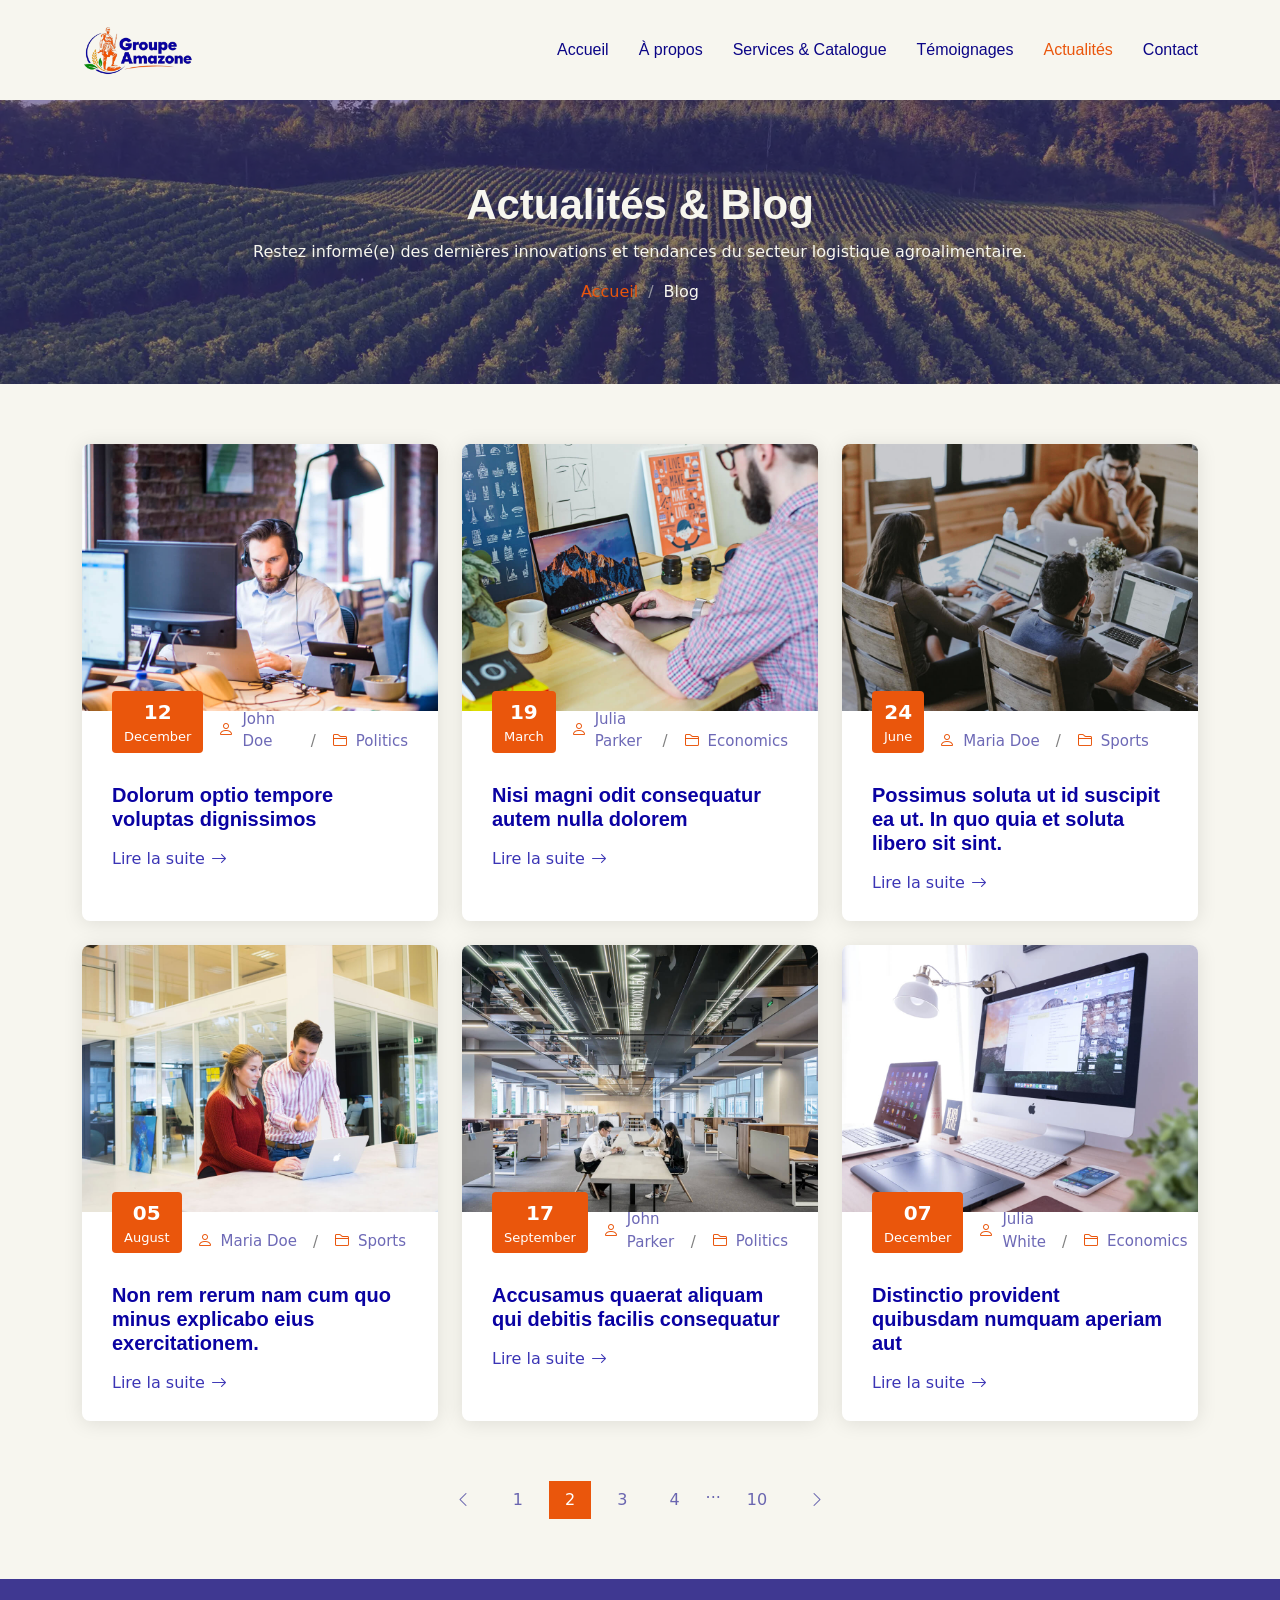
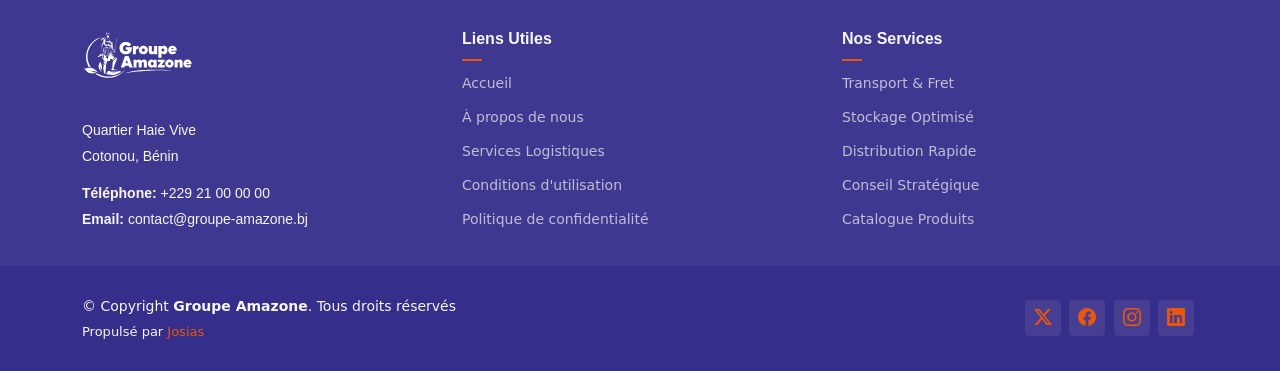
<file: AgriCulture-1.0.0/blog.html>
<!DOCTYPE html>
<html lang="en">

<head>
  <meta charset="utf-8">
  <meta content="width=device-width, initial-scale=1.0" name="viewport">
  <title>Blog - AgriCulture Bootstrap Template</title>
  <meta name="description" content="">
  <meta name="keywords" content="">

  <!-- Favicons -->
  <link href="assets/img/favicon.png" rel="icon">
  <link href="assets/img/apple-touch-icon.png" rel="apple-touch-icon">

  <!-- Fonts -->
  <link href="https://fonts.googleapis.com" rel="preconnect">
  <link href="https://fonts.gstatic.com" rel="preconnect" crossorigin>
  <link href="https://fonts.googleapis.com/css2?family=Open+Sans:ital,wght@0,300;0,400;0,500;0,600;0,700;0,800;1,300;1,400;1,500;1,600;1,700;1,800&family=Marcellus:wght@400&display=swap" rel="stylesheet">

  <!-- Vendor CSS Files -->
  <link href="assets/vendor/bootstrap/css/bootstrap.min.css" rel="stylesheet">
  <link href="assets/vendor/bootstrap-icons/bootstrap-icons.css" rel="stylesheet">
  <link href="assets/vendor/aos/aos.css" rel="stylesheet">
  <link href="assets/vendor/swiper/swiper-bundle.min.css" rel="stylesheet">
  <link href="assets/vendor/glightbox/css/glightbox.min.css" rel="stylesheet">

  <!-- Main CSS File -->
  <link href="assets/css/main.css" rel="stylesheet">

  <!-- =======================================================
  * Template Name: AgriCulture
  * Template URL: https://bootstrapmade.com/agriculture-bootstrap-website-template/
  * Updated: Aug 07 2024 with Bootstrap v5.3.3
  * Author: BootstrapMade.com
  * License: https://bootstrapmade.com/license/
  ======================================================== -->
</head>

<body class="blog-page">

  <header id="header" class="header d-flex align-items-center position-relative">
    <div class="container-fluid container-xl position-relative d-flex align-items-center justify-content-between">

      <a href="index.html" class="logo d-flex align-items-center">
        <img src="logo.svg" alt="Groupe Amazone" style="max-height: 50px;">
      </a>

      <nav id="navmenu" class="navmenu">
        <ul>
          <li><a href="index.html">Accueil</a></li>
          <li><a href="about.html">À propos</a></li>
          <li><a href="services.html">Services & Catalogue</a></li>
          <li><a href="testimonials.html">Témoignages</a></li>
          <li><a href="blog.html" class="active">Actualités</a></li>
          <li><a href="contact.html">Contact</a></li>
        </ul>
        <i class="mobile-nav-toggle d-xl-none bi bi-list"></i>
      </nav>

    </div>
  </header>

  <main class="main">

    <!-- Page Title -->
    <div class="page-title dark-background" data-aos="fade" style="background-image: url(assets/img/page-title-bg.webp);">
      <div class="container position-relative">
        <h1>Actualités & Blog</h1>
        <p>Restez informé(e) des dernières innovations et tendances du secteur logistique agroalimentaire.</p>
        <nav class="breadcrumbs">
          <ol>
            <li><a href="index.html">Accueil</a></li>
            <li class="current">Blog</li>
          </ol>
        </nav>
      </div>
    </div><!-- End Page Title -->

    <!-- Blog Posts 2 Section -->
    <section id="blog-posts-2" class="blog-posts-2 section">

      <div class="container">
        <div class="row gy-4">

          <div class="col-lg-4">
            <article class="position-relative h-100">

              <div class="post-img position-relative overflow-hidden">
                <img src="assets/img/blog/blog-1.jpg" class="img-fluid" alt="">
              </div>

              <div class="meta d-flex align-items-end">
                <span class="post-date"><span>12</span>December</span>
                <div class="d-flex align-items-center">
                  <i class="bi bi-person"></i> <span class="ps-2">John Doe</span>
                </div>
                <span class="px-3 text-black-50">/</span>
                <div class="d-flex align-items-center">
                  <i class="bi bi-folder2"></i> <span class="ps-2">Politics</span>
                </div>
              </div>

              <div class="post-content d-flex flex-column">

                <h3 class="post-title">Dolorum optio tempore voluptas dignissimos</h3>
                <a href="blog-details.html" class="readmore stretched-link"><span>Lire la suite</span><i class="bi bi-arrow-right"></i></a>

              </div>

            </article>
          </div><!-- End post list item -->

          <div class="col-lg-4">
            <article class="position-relative h-100">

              <div class="post-img position-relative overflow-hidden">
                <img src="assets/img/blog/blog-2.jpg" class="img-fluid" alt="">
              </div>

              <div class="meta d-flex align-items-end">
                <span class="post-date"><span>19</span>March</span>
                <div class="d-flex align-items-center">
                  <i class="bi bi-person"></i> <span class="ps-2">Julia Parker</span>
                </div>
                <span class="px-3 text-black-50">/</span>
                <div class="d-flex align-items-center">
                  <i class="bi bi-folder2"></i> <span class="ps-2">Economics</span>
                </div>
              </div>

              <div class="post-content d-flex flex-column">
                <h3 class="post-title">Nisi magni odit consequatur autem nulla dolorem</h3>
                <a href="blog-details.html" class="readmore stretched-link"><span>Lire la suite</span><i class="bi bi-arrow-right"></i></a>
              </div>

            </article>
          </div><!-- End post list item -->

          <div class="col-lg-4">
            <article class="position-relative h-100">

              <div class="post-img position-relative overflow-hidden">
                <img src="assets/img/blog/blog-3.jpg" class="img-fluid" alt="">
              </div>
              <div class="meta d-flex align-items-end">
                <span class="post-date"><span>24</span>June</span>
                <div class="d-flex align-items-center">
                  <i class="bi bi-person"></i> <span class="ps-2">Maria Doe</span>
                </div>
                <span class="px-3 text-black-50">/</span>
                <div class="d-flex align-items-center">
                  <i class="bi bi-folder2"></i> <span class="ps-2">Sports</span>
                </div>
              </div>

              <div class="post-content d-flex flex-column">
                <h3 class="post-title">Possimus soluta ut id suscipit ea ut. In quo quia et soluta libero sit sint.</h3>
                <a href="blog-details.html" class="readmore stretched-link"><span>Lire la suite</span><i class="bi bi-arrow-right"></i></a>
              </div>

            </article>
          </div><!-- End post list item -->

          <div class="col-lg-4">
            <article class="position-relative h-100">

              <div class="post-img position-relative overflow-hidden">
                <img src="assets/img/blog/blog-4.jpg" class="img-fluid" alt="">
              </div>
              <div class="meta d-flex align-items-end">
                <span class="post-date"><span>05</span>August</span>
                <div class="d-flex align-items-center">
                  <i class="bi bi-person"></i> <span class="ps-2">Maria Doe</span>
                </div>
                <span class="px-3 text-black-50">/</span>
                <div class="d-flex align-items-center">
                  <i class="bi bi-folder2"></i> <span class="ps-2">Sports</span>
                </div>
              </div>

              <div class="post-content d-flex flex-column">
                <h3 class="post-title">Non rem rerum nam cum quo minus explicabo eius exercitationem.</h3>
                <a href="blog-details.html" class="readmore stretched-link"><span>Lire la suite</span><i class="bi bi-arrow-right"></i></a>
              </div>

            </article>
          </div><!-- End post list item -->

          <div class="col-lg-4">
            <article class="position-relative h-100">

              <div class="post-img position-relative overflow-hidden">
                <img src="assets/img/blog/blog-5.jpg" class="img-fluid" alt="">
              </div>

              <div class="meta d-flex align-items-end">
                <span class="post-date"><span>17</span>September</span>
                <div class="d-flex align-items-center">
                  <i class="bi bi-person"></i> <span class="ps-2">John Parker</span>
                </div>
                <span class="px-3 text-black-50">/</span>
                <div class="d-flex align-items-center">
                  <i class="bi bi-folder2"></i> <span class="ps-2">Politics</span>
                </div>
              </div>

              <div class="post-content d-flex flex-column">

                <h3 class="post-title">Accusamus quaerat aliquam qui debitis facilis consequatur</h3>
                <a href="blog-details.html" class="readmore stretched-link"><span>Lire la suite</span><i class="bi bi-arrow-right"></i></a>

              </div>

            </article>
          </div><!-- End post list item -->

          <div class="col-lg-4">
            <article class="position-relative h-100">

              <div class="post-img position-relative overflow-hidden">
                <img src="assets/img/blog/blog-6.jpg" class="img-fluid" alt="">
              </div>

              <div class="meta d-flex align-items-end">
                <span class="post-date"><span>07</span>December</span>
                <div class="d-flex align-items-center">
                  <i class="bi bi-person"></i> <span class="ps-2">Julia White</span>
                </div>
                <span class="px-3 text-black-50">/</span>
                <div class="d-flex align-items-center">
                  <i class="bi bi-folder2"></i> <span class="ps-2">Economics</span>
                </div>
              </div>

              <div class="post-content d-flex flex-column">

                <h3 class="post-title">Distinctio provident quibusdam numquam aperiam aut</h3>
                <a href="blog-details.html" class="readmore stretched-link"><span>Lire la suite</span><i class="bi bi-arrow-right"></i></a>

              </div>

            </article>
          </div><!-- End post list item -->

        </div>
      </div>

    </section><!-- /Blog Posts 2 Section -->

    <!-- Blog Pagination Section -->
    <section id="blog-pagination" class="blog-pagination section">

      <div class="container">
        <div class="d-flex justify-content-center">
          <ul>
            <li><a href="#"><i class="bi bi-chevron-left"></i></a></li>
            <li><a href="#">1</a></li>
            <li><a href="#" class="active">2</a></li>
            <li><a href="#">3</a></li>
            <li><a href="#">4</a></li>
            <li>...</li>
            <li><a href="#">10</a></li>
            <li><a href="#"><i class="bi bi-chevron-right"></i></a></li>
          </ul>
        </div>
      </div>

    </section><!-- /Blog Pagination Section -->

    <!-- Call To Action Section -->
    <div style="display: none;">
    <section id="call-to-action" class="call-to-action section light-background">

      <div class="content">
        <div class="container">
          <div class="row align-items-center">
            <div class="col-lg-6">
              <h3>Subscribe To Our Newsletter</h3>
              <p class="opacity-50">
                Lorem ipsum dolor sit amet consectetur adipisicing elit.
                Nesciunt, reprehenderit!
              </p>
            </div>
            <div class="col-lg-6">
              <form action="forms/newsletter.php" class="form-subscribe php-email-form">
                <div class="form-group d-flex align-items-stretch">
                  <input type="email" name="email" class="form-control h-100" placeholder="Enter your e-mail">
                  <input type="submit" class="btn btn-secondary px-4" value="Subcribe">
                </div>
                <div class="loading">Loading</div>
                <div class="error-message"></div>
                <div class="sent-message">
                  Your subscription request has been sent. Thank you!
                </div>
              </form>
            </div>
          </div>
        </div>
      </div>
    </section><!-- /Call To Action Section -->
    </div>

  </main>

  <footer id="footer" class="footer dark-background">

    <div class="footer-top">
      <div class="container">
        <div class="row gy-4">
          <div class="col-lg-4 col-md-6 footer-about">
            <a href="index.html" class="logo d-flex align-items-center">
              <img src="logo_white.svg" alt="Groupe Amazone" style="max-height: 50px;">
            </a>
            <div class="footer-contact pt-3">
              <p>Quartier Haie Vive</p>
              <p>Cotonou, Bénin</p>
              <p class="mt-3"><strong>Téléphone:</strong> <span>+229 21 00 00 00</span></p>
              <p><strong>Email:</strong> <span>contact@groupe-amazone.bj</span></p>
            </div>
          </div>

          <div class="col-lg-4 col-md-12 footer-links">
            <h4>Liens Utiles</h4>
            <ul>
              <li><a href="index.html">Accueil</a></li>
              <li><a href="about.html">À propos de nous</a></li>
              <li><a href="services.html">Services Logistiques</a></li>
              <li><a href="#">Conditions d'utilisation</a></li>
              <li><a href="#">Politique de confidentialité</a></li>
            </ul>
          </div>

          <div class="col-lg-4 col-md-12 footer-links">
            <h4>Nos Services</h4>
            <ul>
              <li><a href="services.html#services">Transport & Fret</a></li>
              <li><a href="services.html#services">Stockage Optimisé</a></li>
              <li><a href="services.html#services">Distribution Rapide</a></li>
              <li><a href="services.html#services">Conseil Stratégique</a></li>
              <li><a href="services.html#services-2">Catalogue Produits</a></li>
            </ul>
          </div>

        </div>
      </div>
    </div>

    <div class="copyright text-center">
      <div class="container d-flex flex-column flex-lg-row justify-content-center justify-content-lg-between align-items-center">

        <div class="d-flex flex-column align-items-center align-items-lg-start">
          <div>
            © Copyright <strong><span>Groupe Amazone</span></strong>. Tous droits réservés
          </div>
          <div class="credits">
            Propulsé par <a href="https://github.com/josias229/my-Portfolio-Josias">Josias</a>
          </div>
        </div>

        <div class="social-links order-first order-lg-last mb-3 mb-lg-0">
          <a href=""><i class="bi bi-twitter-x"></i></a>
          <a href=""><i class="bi bi-facebook"></i></a>
          <a href=""><i class="bi bi-instagram"></i></a>
          <a href=""><i class="bi bi-linkedin"></i></a>
        </div>

      </div>
    </div>

  </footer>

  <!-- Scroll Top -->
  <a href="#" id="scroll-top" class="scroll-top d-flex align-items-center justify-content-center"><i class="bi bi-arrow-up-short"></i></a>

  <!-- Preloader -->
  <div id="preloader"></div>

  <!-- Vendor JS Files -->
  <script src="assets/vendor/bootstrap/js/bootstrap.bundle.min.js"></script>
  <script src="assets/vendor/php-email-form/validate.js"></script>
  <script src="assets/vendor/aos/aos.js"></script>
  <script src="assets/vendor/swiper/swiper-bundle.min.js"></script>
  <script src="assets/vendor/glightbox/js/glightbox.min.js"></script>

  <!-- Main JS File -->
  <script src="assets/js/main.js"></script>

</body>

</html>
</file>
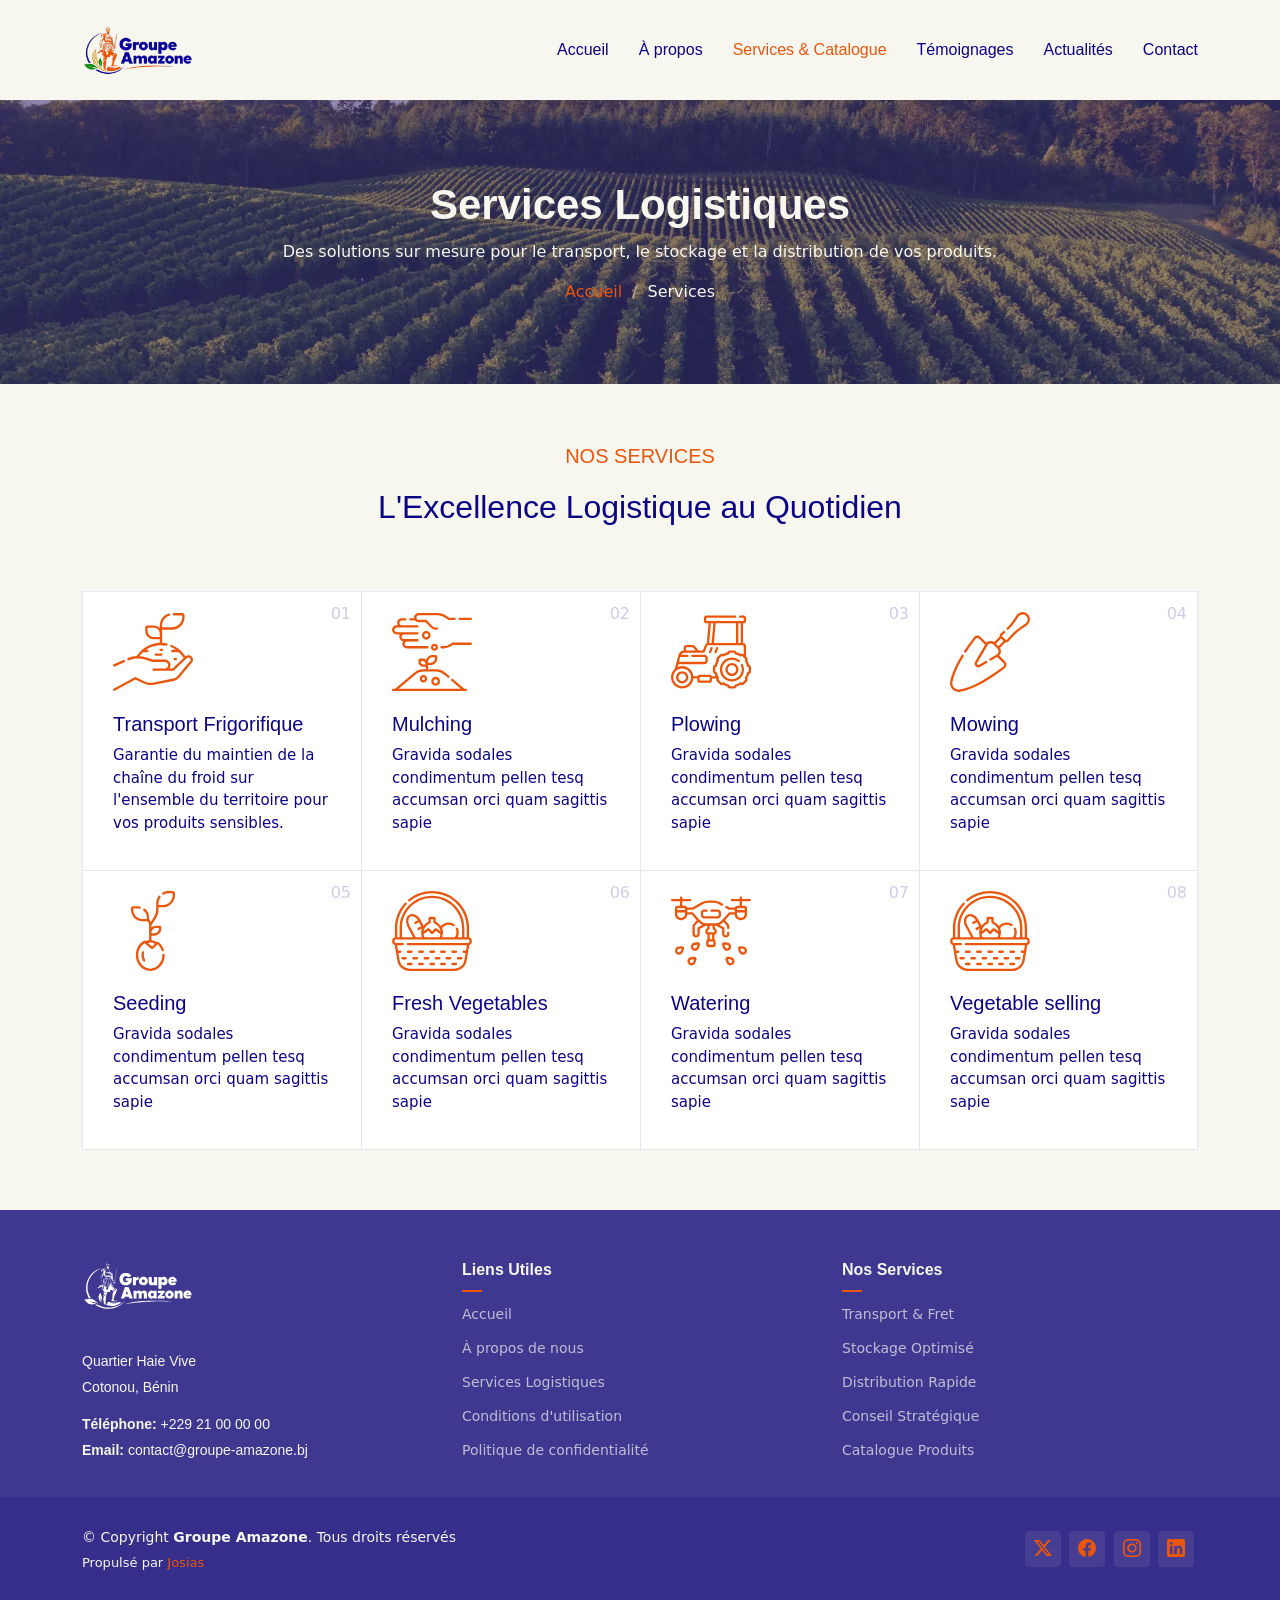
<file: AgriCulture-1.0.0/services.html>
<!DOCTYPE html>
<html lang="en">

<head>
  <meta charset="utf-8">
  <meta content="width=device-width, initial-scale=1.0" name="viewport">
  <title>Services - AgriCulture Bootstrap Template</title>
  <meta name="description" content="">
  <meta name="keywords" content="">

  <!-- Favicons -->
  <link href="assets/img/favicon.png" rel="icon">
  <link href="assets/img/apple-touch-icon.png" rel="apple-touch-icon">

  <!-- Fonts -->
  <link href="https://fonts.googleapis.com" rel="preconnect">
  <link href="https://fonts.gstatic.com" rel="preconnect" crossorigin>
  <link href="https://fonts.googleapis.com/css2?family=Open+Sans:ital,wght@0,300;0,400;0,500;0,600;0,700;0,800;1,300;1,400;1,500;1,600;1,700;1,800&family=Marcellus:wght@400&display=swap" rel="stylesheet">

  <!-- Vendor CSS Files -->
  <link href="assets/vendor/bootstrap/css/bootstrap.min.css" rel="stylesheet">
  <link href="assets/vendor/bootstrap-icons/bootstrap-icons.css" rel="stylesheet">
  <link href="assets/vendor/aos/aos.css" rel="stylesheet">
  <link href="assets/vendor/swiper/swiper-bundle.min.css" rel="stylesheet">
  <link href="assets/vendor/glightbox/css/glightbox.min.css" rel="stylesheet">

  <!-- Main CSS File -->
  <link href="assets/css/main.css" rel="stylesheet">

  <!-- =======================================================
  * Template Name: AgriCulture
  * Template URL: https://bootstrapmade.com/agriculture-bootstrap-website-template/
  * Updated: Aug 07 2024 with Bootstrap v5.3.3
  * Author: BootstrapMade.com
  * License: https://bootstrapmade.com/license/
  ======================================================== -->
</head>

<body class="services-page">

  <header id="header" class="header d-flex align-items-center position-relative">
    <div class="container-fluid container-xl position-relative d-flex align-items-center justify-content-between">

      <a href="index.html" class="logo d-flex align-items-center">
        <img src="logo.svg" alt="Groupe Amazone" style="max-height: 50px;">
      </a>

      <nav id="navmenu" class="navmenu">
        <ul>
          <li><a href="index.html">Accueil</a></li>
          <li><a href="about.html">À propos</a></li>
          <li><a href="services.html" class="active">Services & Catalogue</a></li>
          <li><a href="testimonials.html">Témoignages</a></li>
          <li><a href="blog.html">Actualités</a></li>
          <li><a href="contact.html">Contact</a></li>
        </ul>
        <i class="mobile-nav-toggle d-xl-none bi bi-list"></i>
      </nav>

    </div>
  </header>

  <main class="main">

    <!-- Page Title -->
    <div class="page-title dark-background" data-aos="fade" style="background-image: url(assets/img/page-title-bg.webp);">
      <div class="container position-relative">
        <h1>Services Logistiques</h1>
        <p>Des solutions sur mesure pour le transport, le stockage et la distribution de vos produits.</p>
        <nav class="breadcrumbs">
          <ol>
            <li><a href="index.html">Accueil</a></li>
            <li class="current">Services</li>
          </ol>
        </nav>
      </div>
    </div><!-- End Page Title -->

    <!-- Services Section -->
    <section id="services" class="services section">

      <!-- Section Title -->
      <div class="container section-title" data-aos="fade-up">
        <h2>NOS SERVICES</h2>
        <p>L'Excellence Logistique au Quotidien</p>
      </div><!-- End Section Title -->
      <div class="content">
        <div class="container">
          <div class="row g-0">
            <div class="col-lg-3 col-md-6">
              <div class="service-item">
                <span class="number">01</span>
                <div class="service-item-icon">
                  <svg xmlns="http://www.w3.org/2000/svg" version="1.1" xmlns:xlink="http://www.w3.org/1999/xlink" width="80" height="80" x="0" y="0" viewBox="0 0 509.435 509.435" style="enable-background: new 0 0 512 512" xml:space="preserve" class="">
                    <g>
                      <path d="M7.506 347.639c.994 0 2.005-.199 2.976-.619l62.037-26.857a7.5 7.5 0 0 0 3.903-9.862 7.5 7.5 0 0 0-9.862-3.903L4.523 333.255a7.501 7.501 0 0 0 2.983 14.384zM500.883 283.197c-10.953-10.952-28.175-11.423-39.689-1.267l-10.034-13.307c-19.783-26.239-46.1-46.623-76.103-58.948a7.5 7.5 0 0 0-5.699 13.875c11.136 4.575 21.708 10.382 31.567 17.249h-22.621c-4.143 0-7.5 3.358-7.5 7.5s3.357 7.5 7.5 7.5h41.188a169.382 169.382 0 0 1 19.691 21.855l11.048 14.652-71.171 67.597h-19.48a35.772 35.772 0 0 0 6.775-20.976c0-19.837-16.139-35.975-35.976-35.975h-75.023l-48.33-15.005a160.871 160.871 0 0 0-37.992-6.934l2.533-3.359a169.852 169.852 0 0 1 19.67-21.855h27.398c4.143 0 7.5-3.358 7.5-7.5s-3.357-7.5-7.5-7.5h-8.848a165.125 165.125 0 0 1 38.01-19.73c28.992-10.532 60.376-12.89 90.754-6.821a7.498 7.498 0 0 0 8.824-5.885 7.5 7.5 0 0 0-5.885-8.824 184.517 184.517 0 0 0-28.616-3.4v-83.727h64.189c43.49 0 78.872-35.382 78.872-78.872V22.488c0-8.712-7.088-15.801-15.801-15.801h-51.729c-4.143 0-7.5 3.358-7.5 7.5s3.357 7.5 7.5 7.5h51.729c.441 0 .801.359.801.801v11.051c0 35.219-28.653 63.872-63.872 63.872h-64.189V85.559c0-28.082 18.793-53.262 45.701-61.234a7.5 7.5 0 1 0-4.261-14.382c-15.972 4.732-30.338 14.681-40.451 28.015-10.46 13.79-15.988 30.25-15.988 47.601v16.416c-9.59-9.839-22.97-15.965-37.762-15.965h-43.432c-6.193 0-11.232 5.039-11.232 11.232v23.629c0 29.093 23.669 52.762 52.763 52.762h39.663v22.475a183.375 183.375 0 0 0-55.199 10.86c-32.974 11.978-61.705 33.297-83.085 61.653l-9.313 12.351a161.07 161.07 0 0 0-54.289 12.692 7.5 7.5 0 0 0-3.949 9.844 7.498 7.498 0 0 0 9.844 3.949c31.858-13.616 67.62-15.458 100.696-5.188l49.416 15.343c.72.224 1.47.337 2.224.337h76.161c11.566 0 20.976 9.409 20.976 20.975s-9.409 20.976-20.976 20.976h-71.803c-4.143 0-7.5 3.358-7.5 7.5s3.357 7.5 7.5 7.5h123.477a7.5 7.5 0 0 0 5.165-2.062l83.48-79.289c5.56-5.279 14.158-5.167 19.577.252a13.957 13.957 0 0 1 .853 18.9l-80.942 97.046a37.161 37.161 0 0 1-21.112 12.581L259.57 448.474c-20.377 4.113-41.89 1.365-60.575-7.739l-53.332-25.982a7.507 7.507 0 0 0-6.884.162L3.903 488.665a7.5 7.5 0 0 0 7.197 13.161l131.475-71.888 49.849 24.285c21.631 10.538 46.53 13.72 70.114 8.957l129.506-26.146a52.209 52.209 0 0 0 29.663-17.677l80.942-97.046c9.682-11.61 8.923-28.426-1.766-39.114zM258.212 158.634c-20.822 0-37.763-16.94-37.763-37.762V101.01h39.664c20.822 0 37.762 16.94 37.762 37.762v19.861h-39.663z" fill="currentColor" opacity="1" data-original="currentColor"></path>
                      <path d="M319.171 240.778a7.5 7.5 0 0 0-7.5-7.5h-9.43c-4.143 0-7.5 3.358-7.5 7.5s3.357 7.5 7.5 7.5h9.43a7.5 7.5 0 0 0 7.5-7.5zM272.068 264.08c-4.143 0-7.5 3.358-7.5 7.5s3.357 7.5 7.5 7.5h34.888c4.143 0 7.5-3.358 7.5-7.5s-3.357-7.5-7.5-7.5zM400.305 307.996c4.143 0 7.5-3.358 7.5-7.5s-3.357-7.5-7.5-7.5h-8.172c-4.143 0-7.5 3.358-7.5 7.5s3.357 7.5 7.5 7.5z" fill="currentColor" opacity="1" data-original="currentColor"></path>
                    </g>
                  </svg>
                </div>
                <div class="service-item-content">
                  <h3 class="service-heading">Transport Frigorifique</h3>
                  <p>
                    Garantie du maintien de la chaîne du froid sur l'ensemble du territoire pour vos produits sensibles.
                  </p>
                </div>
              </div>
            </div>
            <div class="col-lg-3 col-md-6">
              <div class="service-item">
                <span class="number">02</span>
                <div class="service-item-icon">
                  <svg xmlns="http://www.w3.org/2000/svg" version="1.1" xmlns:xlink="http://www.w3.org/1999/xlink" width="80" height="80" x="0" y="0" viewBox="0 0 514.314 514.314" style="enable-background: new 0 0 512 512" xml:space="preserve" class="">
                    <g>
                      <path d="M434.176 51.297h72.639c4.143 0 7.5-3.358 7.5-7.5s-3.357-7.5-7.5-7.5h-72.639c-4.143 0-7.5 3.358-7.5 7.5s3.357 7.5 7.5 7.5zM117.994 54.791h30.852c5.47 6.605 13.729 10.82 22.955 10.82h42.865l35.886 35.886c8.246 8.246 19.209 12.787 30.869 12.787h8.32c4.143 0 7.5-3.358 7.5-7.5s-3.357-7.5-7.5-7.5h-8.32c-7.654 0-14.85-2.981-20.262-8.393l-38.083-38.083a7.5 7.5 0 0 0-5.304-2.197H171.8c-8.159 0-14.797-6.638-14.797-14.797s6.638-14.797 14.797-14.797h123.757a66.756 66.756 0 0 1 35.416 10.157l30.374 18.983a7.497 7.497 0 0 0 3.975 1.14h36.891c4.143 0 7.5-3.358 7.5-7.5s-3.357-7.5-7.5-7.5h-34.739l-28.551-17.843a81.742 81.742 0 0 0-43.365-12.437H171.801c-16.43 0-29.797 13.367-29.797 29.798 0 1.349.099 2.675.273 3.977h-24.283a7.5 7.5 0 1 0 0 14.999zM30.38 144.476h20.344a29.724 29.724 0 0 0-4.003 14.921c0 14.399 10.225 26.453 23.795 29.288a29.746 29.746 0 0 0-4.371 15.555c0 16.499 13.423 29.921 29.921 29.921h131.637a7.5 7.5 0 0 0 7.498-7.688 7.5 7.5 0 0 0-8.307-7.311H96.065c-8.228 0-14.921-6.694-14.921-14.921s6.693-14.921 14.921-14.921H163.9c4.143 0 7.5-3.358 7.5-7.5s-3.357-7.5-7.5-7.5H76.643c-8.228 0-14.922-6.694-14.922-14.921s6.694-14.921 14.922-14.921H163.9c4.143 0 7.5-3.358 7.5-7.5s-3.357-7.5-7.5-7.5H30.38c-8.228 0-14.921-6.694-14.921-14.921s6.693-14.921 14.921-14.921H163.9c4.143 0 7.5-3.358 7.5-7.5s-3.357-7.5-7.5-7.5H62.547c-8.228 0-14.921-6.694-14.921-14.921s6.693-14.921 14.921-14.921h23.485c4.143 0 7.5-3.358 7.5-7.5s-3.357-7.5-7.5-7.5H62.547c-16.498 0-29.921 13.423-29.921 29.921a29.719 29.719 0 0 0 4.003 14.921H30.38C13.882 84.636.459 98.059.459 114.557s13.423 29.919 29.921 29.919zM506.814 196.74H389.248a7.497 7.497 0 0 0-4.629 1.599l-5.613 4.403c-13.495 10.588-30.375 16.42-47.529 16.42h-12.272a7.5 7.5 0 0 0-8.309 7.5 7.5 7.5 0 0 0 7.5 7.5h13.081c20.496 0 40.664-6.967 56.788-19.618l3.574-2.804h114.976a7.5 7.5 0 1 0-.001-15z" fill="currentColor" opacity="1" data-original="currentColor" class=""></path>
                      <path d="M192.215 150.164c0 15.372 12.506 27.878 27.878 27.878s27.879-12.506 27.879-27.878-12.507-27.878-27.879-27.878-27.878 12.506-27.878 27.878zm40.757 0c0 7.101-5.777 12.878-12.879 12.878-7.101 0-12.878-5.777-12.878-12.878s5.777-12.878 12.878-12.878c7.101-.001 12.879 5.777 12.879 12.878zM273.049 203.771c-12.599 0-22.848 10.25-22.848 22.848s10.249 22.847 22.848 22.847 22.848-10.249 22.848-22.847-10.25-22.848-22.848-22.848zm0 30.695c-4.327 0-7.848-3.52-7.848-7.847s3.521-7.848 7.848-7.848 7.848 3.521 7.848 7.848-3.521 7.847-7.848 7.847zM474.178 493.298h-9.202l-73.199-62.323c-3.155-2.686-7.888-2.305-10.573.849s-2.305 7.887.849 10.572l59.785 50.902H43.105l108.164-92.092a77.855 77.855 0 0 1 50.423-18.558h81.558a77.851 77.851 0 0 1 50.423 18.558l24.029 20.458a7.498 7.498 0 0 0 10.573-.849 7.5 7.5 0 0 0-.849-10.572l-24.029-20.458a92.867 92.867 0 0 0-60.147-22.137h-51.158v-26.806h15.44c24.205 0 43.896-19.692 43.896-43.897v-8.808c0-6.785-5.52-12.305-12.305-12.305h-18.135c-19.99 0-36.891 13.437-42.174 31.749-5.716-4.945-13.156-7.947-21.29-7.947h-15.061c-6.942 0-12.591 5.648-12.591 12.592v7.399c0 17.97 14.619 32.589 32.589 32.589h14.629v15.433h-15.399a92.867 92.867 0 0 0-60.147 22.137L19.967 493.298H7.5c-4.143 0-7.5 3.358-7.5 7.5s3.357 7.5 7.5 7.5h466.678a7.5 7.5 0 0 0 0-15zM232.092 319.73c0-15.934 12.963-28.897 28.897-28.897h15.439v6.112c0 15.934-12.963 28.897-28.896 28.897h-15.44zm-16.978 17.485h-12.651c-9.698 0-17.589-7.89-17.589-17.589v-4.991h12.651c9.698 0 17.589 7.89 17.589 17.589z" fill="currentColor" opacity="1" data-original="currentColor" class=""></path>
                      <path d="M178.358 429.065c0 13.218 10.754 23.972 23.972 23.972s23.972-10.753 23.972-23.972-10.754-23.972-23.972-23.972-23.972 10.753-23.972 23.972zm32.944 0c0 4.947-4.024 8.972-8.972 8.972s-8.972-4.025-8.972-8.972 4.024-8.972 8.972-8.972 8.972 4.024 8.972 8.972zM252.23 445.536c0 15.706 12.777 28.484 28.483 28.484s28.484-12.778 28.484-28.484-12.778-28.484-28.484-28.484-28.483 12.778-28.483 28.484zm41.968 0c0 7.435-6.049 13.484-13.484 13.484s-13.483-6.049-13.483-13.484 6.049-13.484 13.483-13.484c7.435 0 13.484 6.049 13.484 13.484z" fill="currentColor" opacity="1" data-original="currentColor" class=""></path>
                    </g>
                  </svg>
                </div>
                <div class="service-item-content">
                  <h3 class="service-heading">Mulching</h3>
                  <p>
                    Gravida sodales condimentum pellen tesq accumsan orci quam
                    sagittis sapie
                  </p>
                </div>
              </div>
            </div>
            <div class="col-lg-3 col-md-6">
              <div class="service-item">
                <span class="number">03</span>
                <div class="service-item-icon">
                  <svg xmlns="http://www.w3.org/2000/svg" version="1.1" xmlns:xlink="http://www.w3.org/1999/xlink" width="80" height="80" x="0" y="0" viewBox="0 0 516.53 516.53" style="enable-background: new 0 0 512 512" xml:space="preserve" class="">
                    <g>
                      <path d="M504.085 341.447a113.617 113.617 0 0 0-11.524-27.805c3.866-6.212 3.104-14.506-2.288-19.897l-5.804-5.804v-67.388c0-10.907-8.398-19.878-19.066-20.817V73.099h4.012c8.301 0 15.054-6.753 15.054-15.054V37.599c0-8.301-6.753-15.054-15.054-15.054h-23.242a7.5 7.5 0 0 0 0 15l23.296.054-.054 20.5-241.554-.054.054-20.5H414.21a7.5 7.5 0 0 0 0-15H227.916c-8.301 0-15.054 6.753-15.054 15.054v20.446c0 8.301 6.753 15.054 15.054 15.054h14.719L231.27 201.13c-5.215 2.077-9.463 6.215-11.642 11.675l-14.014 35.128h-27.323l-24.417-28.857a16.73 16.73 0 0 0-12.795-5.936H99.071c-9.242 0-16.761 7.519-16.761 16.761v18.66a44.759 44.759 0 0 0-35.97 33.278L24.937 367.09C9.676 380.359 0 399.894 0 421.658c0 39.881 32.446 72.327 72.328 72.327 37.349 0 68.174-28.457 71.938-64.827h25.905v12.546c0 8.282 6.738 15.02 15.02 15.02h64.364c8.282 0 15.02-6.738 15.02-15.02v-12.546h29.374c-3.278 6.098-2.356 13.875 2.785 19.016l19.555 19.554a16 16 0 0 0 11.388 4.718c3.045 0 5.961-.839 8.506-2.431a113.556 113.556 0 0 0 27.808 11.525c1.662 7.123 8.064 12.445 15.686 12.445h27.655c7.602 0 13.99-5.293 15.672-12.441a113.582 113.582 0 0 0 27.814-11.525 15.986 15.986 0 0 0 8.514 2.427c4.302 0 8.346-1.675 11.388-4.717l19.555-19.555c5.396-5.396 6.156-13.7 2.29-19.901a113.607 113.607 0 0 0 11.522-27.801c7.123-1.662 12.445-8.064 12.445-15.686v-27.655c-.002-7.621-5.324-14.023-12.447-15.684zm-53.681-141.805h-15.681V73.099h15.681zM419.723 73.099v126.543h-142.46l11.233-126.543zm-146.286 0-11.233 126.543h-15.743l11.234-126.543zM99.071 228.14h42.008c.519 0 1.008.227 1.344.624l16.219 19.169H97.311v-18.032c0-.971.79-1.761 1.76-1.761zm-51.11 108.845h167.157c12.315 0 22.334-10.019 22.334-22.334v-16.152c0-12.315-10.019-22.334-22.334-22.334h-77.364a7.5 7.5 0 0 0 0 15h77.364c4.044 0 7.334 3.29 7.334 7.334v16.152c0 4.044-3.29 7.334-7.334 7.334H51.727l7.738-30.821h46.327a7.5 7.5 0 0 0 0-15h-40.76a29.774 29.774 0 0 1 24.779-13.231h120.886a7.5 7.5 0 0 0 6.966-4.721l15.897-39.849a5.883 5.883 0 0 1 5.49-3.721h224.51a5.916 5.916 0 0 1 5.91 5.91v52.522c-5.348-4.343-12.853-4.747-18.636-1.165a113.598 113.598 0 0 0-27.818-11.532c-1.662-7.123-8.063-12.445-15.685-12.445h-27.655c-7.602 0-13.99 5.294-15.672 12.441a113.583 113.583 0 0 0-27.818 11.527c-6.213-3.868-14.506-3.104-19.897 2.288l-19.555 19.555c-5.375 5.375-6.149 13.637-2.28 19.884a113.572 113.572 0 0 0-11.531 27.818c-7.123 1.662-12.445 8.063-12.445 15.685v27.655c0 7.602 5.293 13.99 12.441 15.672 1.242 4.67 2.784 9.24 4.603 13.699h-24.12c-2.277-5.402-7.626-9.204-13.847-9.204h-64.364c-6.221 0-11.569 3.802-13.847 9.204h-27.078c-3.764-36.371-34.589-64.828-71.938-64.828a71.896 71.896 0 0 0-28.994 6.086zm24.367 142c-31.61 0-57.328-25.717-57.328-57.327s25.717-57.328 57.328-57.328 57.327 25.717 57.327 57.328-25.717 57.327-57.327 57.327zm177.24-37.262h-.013l-64.384-.02.02-21.75 64.384.02zm251.962-56.937c0 .609-.496 1.105-1.189 1.105-4.816 0-8.956 3.287-10.065 7.992a98.695 98.695 0 0 1-12.139 29.288c-2.543 4.113-1.939 9.365 1.447 12.75l.084.084a1.105 1.105 0 0 1 0 1.562l-19.555 19.555a1.085 1.085 0 0 1-.781.323c-.208 0-.514-.056-.761-.303a3.326 3.326 0 0 0-.084-.084c-3.406-3.407-8.658-4.01-12.77-1.467a98.657 98.657 0 0 1-29.288 12.138c-4.706 1.11-7.992 5.25-7.992 10.15 0 .609-.496 1.105-1.104 1.105h-27.655c-.609 0-1.105-.496-1.105-1.189 0-4.816-3.287-8.956-7.992-10.066a98.69 98.69 0 0 1-29.287-12.137 10.35 10.35 0 0 0-5.455-1.561c-2.68 0-5.338 1.049-7.38 3.091a1.085 1.085 0 0 1-.781.323c-.208 0-.513-.056-.781-.324l-19.555-19.555c-.431-.431-.431-1.132.064-1.627 3.406-3.406 4.009-8.657 1.466-12.77a98.66 98.66 0 0 1-12.138-29.287c-1.11-4.706-5.25-7.992-10.15-7.992a1.107 1.107 0 0 1-1.105-1.105V357.13c0-.609.496-1.104 1.189-1.104 4.816 0 8.956-3.287 10.066-7.992a98.661 98.661 0 0 1 12.138-29.288c2.542-4.112 1.939-9.364-1.531-12.833a1.106 1.106 0 0 1 0-1.563l19.555-19.555c.431-.431 1.132-.431 1.626.064 3.407 3.408 8.658 4.011 12.77 1.467a98.666 98.666 0 0 1 29.288-12.138c4.706-1.11 7.992-5.25 7.992-10.15 0-.609.496-1.105 1.105-1.105h27.655c.609 0 1.104.496 1.104 1.189 0 4.816 3.287 8.956 7.992 10.066a98.664 98.664 0 0 1 29.288 12.139c4.113 2.543 9.365 1.939 12.833-1.531a1.107 1.107 0 0 1 1.563 0l19.555 19.555c.431.431.431 1.132-.062 1.625-3.408 3.406-4.012 8.658-1.468 12.771a98.666 98.666 0 0 1 12.138 29.288c1.11 4.706 5.25 7.992 10.066 7.992h.084c.609 0 1.105.496 1.105 1.104z" fill="currentColor" opacity="1" data-original="currentColor" class=""></path>
                      <path d="M454.895 335.721a7.5 7.5 0 0 0-3.834 9.889 62.412 62.412 0 0 1 5.335 25.349c0 34.678-28.213 62.891-62.891 62.891s-62.891-28.213-62.891-62.891c0-34.679 28.213-62.892 62.891-62.892a62.934 62.934 0 0 1 40.397 14.703 7.5 7.5 0 0 0 10.566-.923 7.5 7.5 0 0 0-.923-10.566 77.96 77.96 0 0 0-50.041-18.213c-42.949 0-77.891 34.942-77.891 77.892 0 42.949 34.942 77.891 77.891 77.891s77.891-34.942 77.891-77.891c0-10.895-2.224-21.46-6.611-31.403a7.5 7.5 0 0 0-9.889-3.836zM72.328 381.807c-21.974 0-39.851 17.877-39.851 39.851s17.877 39.851 39.851 39.851 39.851-17.877 39.851-39.851-17.878-39.851-39.851-39.851zm0 64.702c-13.703 0-24.851-11.148-24.851-24.851s11.148-24.851 24.851-24.851 24.851 11.148 24.851 24.851-11.149 24.851-24.851 24.851z" fill="currentColor" opacity="1" data-original="currentColor" class=""></path>
                      <path d="M393.504 328.829c-23.23 0-42.13 18.899-42.13 42.13 0 23.23 18.899 42.129 42.13 42.129s42.13-18.899 42.13-42.129-18.9-42.13-42.13-42.13zm0 69.26c-14.959 0-27.13-12.17-27.13-27.129s12.17-27.13 27.13-27.13 27.13 12.17 27.13 27.13c0 14.958-12.171 27.129-27.13 27.129zM249.861 265.585a7.487 7.487 0 0 0 2.663.491 7.503 7.503 0 0 0 7.013-4.838l9.438-24.841a7.5 7.5 0 0 0-14.022-5.328l-9.438 24.841a7.499 7.499 0 0 0 4.346 9.675zM285.384 265.585a7.487 7.487 0 0 0 2.663.491 7.502 7.502 0 0 0 7.012-4.838l9.439-24.841a7.5 7.5 0 0 0-4.347-9.675 7.5 7.5 0 0 0-9.675 4.347l-9.439 24.841a7.5 7.5 0 0 0 4.347 9.675z" fill="currentColor" opacity="1" data-original="currentColor" class=""></path>
                    </g>
                  </svg>
                </div>
                <div class="service-item-content">
                  <h3 class="service-heading">Plowing</h3>
                  <p>
                    Gravida sodales condimentum pellen tesq accumsan orci quam
                    sagittis sapie
                  </p>
                </div>
              </div>
            </div>
            <div class="col-lg-3 col-md-6">
              <div class="service-item">
                <span class="number">04</span>
                <div class="service-item-icon">
                  <svg xmlns="http://www.w3.org/2000/svg" version="1.1" xmlns:xlink="http://www.w3.org/1999/xlink" width="80" height="80" x="0" y="0" viewBox="0 0 509.389 509.389" style="enable-background: new 0 0 512 512" xml:space="preserve" class="">
                    <g>
                      <path d="M495.69 14.267A46.636 46.636 0 0 0 458.364.766a46.637 46.637 0 0 0-34.257 20.05l-24.614 35.749a309.594 309.594 0 0 1-37.289 44.521 7.5 7.5 0 0 0 10.544 10.668 324.596 324.596 0 0 0 39.1-46.684l24.614-35.749a31.674 31.674 0 0 1 23.268-13.618 31.66 31.66 0 0 1 25.354 9.17 31.681 31.681 0 0 1 9.171 25.355 31.679 31.679 0 0 1-13.618 23.267l-35.75 24.615a324.066 324.066 0 0 0-59.859 53.246l-22.502 25.667a5.412 5.412 0 0 1-3.933 1.86c-1.518.071-2.966-.518-4.047-1.599l-21.873-21.872c-1.081-1.082-1.649-2.52-1.599-4.048s.711-2.925 1.86-3.933l15.802-13.854a7.5 7.5 0 0 0-9.889-11.279l-15.802 13.854a20.546 20.546 0 0 0-6.964 14.719 20.37 20.37 0 0 0 .64 5.69l-35.241 35.241c-7.726-5.323-17.119-7.656-26.65-6.449-8.734 1.104-16.614 5.058-22.612 11.157l-37.903-37.903a28.552 28.552 0 0 0-22.3-8.292 28.547 28.547 0 0 0-20.847 11.457c-23.749 31.972-43.447 60.009-60.222 85.713a7.5 7.5 0 0 0 6.275 11.6 7.495 7.495 0 0 0 6.288-3.402c16.606-25.447 36.135-53.239 59.7-84.966a13.562 13.562 0 0 1 9.903-5.441 13.585 13.585 0 0 1 10.595 3.939l39.789 39.789-63.489 107.398c-5.606 9.484-4.179 21.121 3.554 28.957 4.724 4.785 10.89 7.271 17.211 7.271 4.233-.001 8.536-1.115 12.519-3.399l40.792-24.114a7.499 7.499 0 1 0-7.632-12.912l-40.706 24.064c-4.745 2.723-9.055 1.038-11.506-1.446-1.129-1.144-4.561-5.302-1.318-10.787L239.37 211.63c3.736-6.32 10.058-10.474 17.342-11.395 7.292-.918 14.44 1.529 19.633 6.722l25.938 25.938c5.187 5.186 7.654 12.36 6.771 19.686-.878 7.28-4.911 13.598-10.99 17.288l-44.019 26.021a7.5 7.5 0 0 0 7.632 12.912l38.725-22.893 40.397 40.396a13.558 13.558 0 0 1 3.938 10.564 13.606 13.606 0 0 1-5.428 9.926c-54.818 40.993-97.27 69.301-137.646 91.785-50.099 27.898-95.647 45.713-139.25 54.462-13.202 2.648-26.235-1.337-35.759-10.935a40.033 40.033 0 0 1-10.799-36.472c10.129-48.517 33.232-101.845 70.63-163.033a7.501 7.501 0 0 0-12.799-7.823c-38.309 62.679-62.028 117.563-72.515 167.79-3.796 18.186 1.75 36.916 14.835 50.103 10.368 10.45 24.27 16.146 38.625 16.145 3.564 0 7.159-.352 10.732-1.068 45.149-9.06 92.12-27.398 143.597-56.063 40.984-22.823 83.956-51.469 139.331-92.878a28.597 28.597 0 0 0 11.407-20.864 28.554 28.554 0 0 0-8.292-22.245l-38.525-38.525c6.079-6.031 10.002-13.987 11.063-22.799 1.106-9.18-1.037-18.215-5.937-25.753l35.39-35.39a20.4 20.4 0 0 0 5.022.654 20.546 20.546 0 0 0 15.384-6.975l22.502-25.667a309.032 309.032 0 0 1 57.086-50.779l35.749-24.614a46.635 46.635 0 0 0 20.05-34.256 46.63 46.63 0 0 0-13.5-37.328zM340.732 184.685l-32.723 32.723-15.459-15.459 32.723-32.723z" fill="currentColor" opacity="1" data-original="currentColor"></path>
                    </g>
                  </svg>
                </div>
                <div class="service-item-content">
                  <h3 class="service-heading">Mowing</h3>
                  <p>
                    Gravida sodales condimentum pellen tesq accumsan orci quam
                    sagittis sapie
                  </p>
                </div>
              </div>
            </div>

            <div class="col-lg-3 col-md-6">
              <div class="service-item">
                <span class="number">05</span>
                <div class="service-item-icon">
                  <svg xmlns="http://www.w3.org/2000/svg" version="1.1" xmlns:xlink="http://www.w3.org/1999/xlink" width="80" height="80" x="0" y="0" viewBox="0 0 513.089 513.089" style="enable-background: new 0 0 512 512" xml:space="preserve" class="">
                    <g>
                      <path d="M194.209 386.877a7.497 7.497 0 0 0-9.15 5.363 75.07 75.07 0 0 0-2.428 18.947c0 13.789 3.615 27 10.454 38.204a7.494 7.494 0 0 0 10.308 2.495 7.5 7.5 0 0 0 2.494-10.309c-5.401-8.851-8.257-19.359-8.257-30.39a60.09 60.09 0 0 1 1.941-15.16 7.497 7.497 0 0 0-5.362-9.15z" fill="currentColor" opacity="1" data-original="currentColor"></path>
                      <path d="M382.56 0h-27.319c-12.654 0-25.236 3.119-36.386 9.021a7.5 7.5 0 0 0 7.018 13.258c9.124-4.83 19.005-7.278 29.368-7.278h27.222v12.022c0 34.679-28.213 62.892-62.892 62.892h-27.222V77.893c0-13.309 4.12-26.038 11.914-36.811a7.5 7.5 0 0 0-12.153-8.793c-9.657 13.347-14.762 29.117-14.762 45.604V119.154a88.294 88.294 0 0 1-14.296 48.23l-20.501 31.543a46.65 46.65 0 0 0-9.615-13.916l-1.273-1.273v-14.053c0-21.604-9.58-41.872-26.284-55.608a7.5 7.5 0 0 0-9.528 11.586c13.226 10.876 20.812 26.922 20.812 44.022v9.66h-29.069c-31.412 0-56.968-25.556-56.968-56.968v-9.66h29.069c3.454 0 6.976.329 10.467.977a7.5 7.5 0 0 0 2.738-14.748 72.57 72.57 0 0 0-13.205-1.229h-31.883c-6.72 0-12.187 5.467-12.187 12.186v12.474c0 39.684 32.284 71.968 71.968 71.968h33.463l1.273 1.273c5.979 5.979 9.271 13.927 9.271 22.381v98.306a79.003 79.003 0 0 0-21.446 5.114c-4.152-2.798-9.597-3.045-13.983-.509-30.558 17.671-49.541 52.263-49.541 90.277 0 56.188 41.481 101.901 92.47 101.901s92.47-45.713 92.47-101.901c0-.237-.004-.473-.009-.709l-.005-.334a7.5 7.5 0 0 0-7.499-7.433h-.068a7.5 7.5 0 0 0-7.433 7.567l.014.909c0 47.917-34.753 86.901-77.47 86.901s-77.47-38.984-77.47-86.901c0-32.212 15.656-61.449 40.948-76.643l40.182 34.094c5.225 4.433 13.1 4.099 17.929-.761l25.512-25.668c11.649 10.022 20.473 23.408 25.562 38.809a7.496 7.496 0 0 0 9.475 4.768 7.5 7.5 0 0 0 4.768-9.474c-6.15-18.613-17.027-34.756-31.454-46.681-4.011-3.317-9.358-3.923-13.824-1.93-10.53-6.377-22.136-10.243-34.128-11.384v-29.695h18.365c25.013 0 45.362-20.35 45.362-45.362v-7.928c0-6.115-4.975-11.089-11.089-11.089h-22.276c-11.667 0-22.318 4.429-30.362 11.693v-13.713l29.028-44.665a103.263 103.263 0 0 0 16.72-56.404v-14.239h27.222c42.949 0 77.892-34.942 77.892-77.892v-12.12C397.462 6.685 390.777 0 382.56 0zM251.211 356.136l-27.468-23.306a63.694 63.694 0 0 1 15.358-1.884c10.366 0 20.534 2.525 29.851 7.34zm25.752-118.894h18.365v4.017c0 16.742-13.62 30.362-30.362 30.362h-18.365v-4.017c0-16.741 13.62-30.362 30.362-30.362z" fill="currentColor" opacity="1" data-original="currentColor"></path>
                    </g>
                  </svg>
                </div>
                <div class="service-item-content">
                  <h3 class="service-heading">Seeding</h3>
                  <p>
                    Gravida sodales condimentum pellen tesq accumsan orci quam
                    sagittis sapie
                  </p>
                </div>
              </div>
            </div>
            <div class="col-lg-3 col-md-6">
              <div class="service-item">
                <span class="number">06</span>
                <div class="service-item-icon">
                  <svg xmlns="http://www.w3.org/2000/svg" version="1.1" xmlns:xlink="http://www.w3.org/1999/xlink" width="80" height="80" x="0" y="0" viewBox="0 0 511.67 511.67" style="enable-background: new 0 0 512 512" xml:space="preserve" class="">
                    <g>
                      <path d="M492.96 296.401v-59.276c0-63.338-24.665-122.886-69.452-167.673C378.721 24.666 319.174 0 255.835 0c-54.517 0-107.757 18.967-149.914 53.407a7.5 7.5 0 1 0 9.491 11.616C154.896 32.765 204.767 15 255.835 15c59.332 0 115.112 23.105 157.066 65.059 41.953 41.954 65.059 97.734 65.059 157.066v58.7h-15v-58.7C462.96 122.916 370.044 30 255.835 30S48.71 122.916 48.71 237.125v58.7h-15v-58.7c0-56.142 21.01-109.737 59.158-150.913a7.502 7.502 0 0 0-11.004-10.195C41.139 119.975 18.71 177.19 18.71 237.125v59.276c-10.029 2.3-17.535 11.291-17.535 22.008v5.81c0 10.194 6.791 18.828 16.085 21.627l16.782 99.17c6.535 38.622 39.71 66.654 78.882 66.654h285.822c39.172 0 72.347-28.032 78.882-66.654l16.782-99.17c9.294-2.798 16.085-11.432 16.085-21.627v-5.81c0-10.717-7.506-19.708-17.535-22.008zM63.71 237.125C63.71 131.187 149.896 45 255.835 45S447.96 131.187 447.96 237.125v58.7h-27.888a64.77 64.77 0 0 0 7.259-29.747c0-9.561-2.046-18.787-6.081-27.423a7.5 7.5 0 0 0-13.59 6.35c3.1 6.633 4.671 13.723 4.671 21.073a49.851 49.851 0 0 1-9.875 29.747h-82.073a68.421 68.421 0 0 0 3.912-22.766l-.003-.369a10.737 10.737 0 0 0 2.441-7.707l-.074-.952a81.022 81.022 0 0 0-6.053-25.058c9.161-14.126 24.883-22.763 41.856-22.763a49.676 49.676 0 0 1 26.83 7.844 7.5 7.5 0 0 0 8.086-12.634 64.65 64.65 0 0 0-34.916-10.21c-19.407 0-37.547 8.686-49.744 23.261a81.08 81.08 0 0 0-25.89-24.171l-7.325-4.298v-19.86c0-6.111-4.972-11.083-11.083-11.083h-24.17c-6.111 0-11.083 4.972-11.083 11.083v19.86l-7.325 4.298a81.067 81.067 0 0 0-24.083 21.633l-21.606-40.574a68.923 68.923 0 0 0-37.588-32.526 39.21 39.21 0 0 0-31.641 2.285 39.215 39.215 0 0 0-19.556 24.977 68.922 68.922 0 0 0 6.006 49.343l37.481 70.388H63.71zm88.14 58.7-41.235-77.438a53.95 53.95 0 0 1-4.701-38.625c1.687-6.691 5.971-12.162 12.061-15.405 6.091-3.244 13.022-3.745 19.516-1.409a53.936 53.936 0 0 1 28.384 23.614L146.29 196.99a7.5 7.5 0 0 0 7.051 13.241l19.627-10.451 13.619 25.575-19.627 10.451a7.5 7.5 0 0 0 7.051 13.241l17.809-9.483a81.015 81.015 0 0 0-5.807 24.466l-.074.961a10.774 10.774 0 0 0 1.468 6.319c-.018.6-.03 1.185-.03 1.752a68.427 68.427 0 0 0 3.914 22.766H151.85zm116.357-89.059 11.029 6.472a66.163 66.163 0 0 1 31.323 43.794l-23.74-16.479a13.027 13.027 0 0 0-17.511 2.36l-12.974 15.524-12.974-15.525c-2.59-3.099-6.283-4.719-10.029-4.719-2.584 0-5.193.771-7.481 2.359l-23.74 16.478a66.163 66.163 0 0 1 31.323-43.794l11.029-6.472a7.5 7.5 0 0 0 3.704-6.469v-20.238h16.336v20.238a7.504 7.504 0 0 0 3.705 6.471zm-60.729 89.059a53.472 53.472 0 0 1-5.062-20.774c.171-.105.342-.21.509-.326l30.046-20.854 15.047 18.007c2.065 2.471 5.097 3.888 8.317 3.888s6.252-1.417 8.317-3.888v-.001l15.047-18.006 29.574 20.527a53.458 53.458 0 0 1-5.081 21.428h-96.714zm288.017 28.394c0 4.182-3.402 7.584-7.584 7.584H101.084c-4.143 0-7.5 3.358-7.5 7.5s3.357 7.5 7.5 7.5h377.952l-5.751 33.987h-14.299c-4.143 0-7.5 3.358-7.5 7.5s3.357 7.5 7.5 7.5h11.76l-7.907 46.723a64.83 64.83 0 0 1-64.093 54.157H112.924a64.83 64.83 0 0 1-64.093-54.157l-7.907-46.723h11.76c4.143 0 7.5-3.358 7.5-7.5s-3.357-7.5-7.5-7.5H38.386l-5.751-33.987h36.487c4.143 0 7.5-3.358 7.5-7.5s-3.357-7.5-7.5-7.5H23.759c-4.182 0-7.584-3.402-7.584-7.584v-5.81c0-4.182 3.402-7.584 7.584-7.584h464.152c4.182 0 7.584 3.402 7.584 7.584z" fill="currentColor" opacity="1" data-original="currentColor"></path>
                      <path d="M246.338 395.79h21.993c4.143 0 7.5-3.358 7.5-7.5s-3.357-7.5-7.5-7.5h-21.993c-4.143 0-7.5 3.358-7.5 7.5s3.357 7.5 7.5 7.5zM174.455 395.79h21.994c4.143 0 7.5-3.358 7.5-7.5s-3.357-7.5-7.5-7.5h-21.994c-4.143 0-7.5 3.358-7.5 7.5s3.357 7.5 7.5 7.5zM102.573 395.79h21.994c4.143 0 7.5-3.358 7.5-7.5s-3.357-7.5-7.5-7.5h-21.994a7.5 7.5 0 0 0 0 15zM315.221 395.79h21.994c4.143 0 7.5-3.358 7.5-7.5s-3.357-7.5-7.5-7.5h-21.994c-4.143 0-7.5 3.358-7.5 7.5s3.357 7.5 7.5 7.5zM387.103 395.79h21.994c4.143 0 7.5-3.358 7.5-7.5s-3.357-7.5-7.5-7.5h-21.994c-4.143 0-7.5 3.358-7.5 7.5s3.357 7.5 7.5 7.5zM246.338 474.186h21.993c4.143 0 7.5-3.358 7.5-7.5s-3.357-7.5-7.5-7.5h-21.993c-4.143 0-7.5 3.358-7.5 7.5s3.357 7.5 7.5 7.5zM174.455 474.186h21.994c4.143 0 7.5-3.358 7.5-7.5s-3.357-7.5-7.5-7.5h-21.994c-4.143 0-7.5 3.358-7.5 7.5s3.357 7.5 7.5 7.5zM102.573 474.186h21.994c4.143 0 7.5-3.358 7.5-7.5s-3.357-7.5-7.5-7.5h-21.994a7.5 7.5 0 0 0 0 15zM337.215 459.186h-21.994c-4.143 0-7.5 3.358-7.5 7.5s3.357 7.5 7.5 7.5h21.994a7.5 7.5 0 0 0 0-15zM387.103 474.186h21.994c4.143 0 7.5-3.358 7.5-7.5s-3.357-7.5-7.5-7.5h-21.994c-4.143 0-7.5 3.358-7.5 7.5s3.357 7.5 7.5 7.5zM273.606 430.229a7.5 7.5 0 0 0 7.5 7.5H303.1c4.143 0 7.5-3.358 7.5-7.5s-3.357-7.5-7.5-7.5h-21.994a7.5 7.5 0 0 0-7.5 7.5zM201.725 430.229a7.5 7.5 0 0 0 7.5 7.5h21.994c4.143 0 7.5-3.358 7.5-7.5s-3.357-7.5-7.5-7.5h-21.994a7.5 7.5 0 0 0-7.5 7.5zM129.843 430.229a7.5 7.5 0 0 0 7.5 7.5h21.993c4.143 0 7.5-3.358 7.5-7.5s-3.357-7.5-7.5-7.5h-21.993a7.5 7.5 0 0 0-7.5 7.5zM87.454 422.729H67.46c-4.143 0-7.5 3.358-7.5 7.5s3.357 7.5 7.5 7.5h19.994c4.143 0 7.5-3.358 7.5-7.5s-3.357-7.5-7.5-7.5zM342.49 430.229a7.5 7.5 0 0 0 7.5 7.5h21.993c4.143 0 7.5-3.358 7.5-7.5s-3.357-7.5-7.5-7.5H349.99a7.5 7.5 0 0 0-7.5 7.5zM414.372 430.229a7.5 7.5 0 0 0 7.5 7.5h21.994c4.143 0 7.5-3.358 7.5-7.5s-3.357-7.5-7.5-7.5h-21.994a7.5 7.5 0 0 0-7.5 7.5z" fill="currentColor" opacity="1" data-original="currentColor"></path>
                    </g>
                  </svg>
                </div>
                <div class="service-item-content">
                  <h3 class="service-heading">Fresh Vegetables</h3>
                  <p>
                    Gravida sodales condimentum pellen tesq accumsan orci quam
                    sagittis sapie
                  </p>
                </div>
              </div>
            </div>
            <div class="col-lg-3 col-md-6">
              <div class="service-item">
                <span class="number">07</span>
                <div class="service-item-icon">
                  <svg xmlns="http://www.w3.org/2000/svg" version="1.1" xmlns:xlink="http://www.w3.org/1999/xlink" width="80" height="80" x="0" y="0" viewBox="0 0 512.805 512.805" style="enable-background: new 0 0 512 512" xml:space="preserve" class="">
                    <g>
                      <path d="M505.305 50.503h-50.094v-7.141c0-4.143-3.357-7.5-7.5-7.5s-7.5 3.357-7.5 7.5v7.141h-50.094c-4.143 0-7.5 3.357-7.5 7.5s3.357 7.5 7.5 7.5h50.094v29.428h-15.309c-7.223 0-13.385 4.557-15.809 10.939h-33.847l-16.98-9.451a7.5 7.5 0 0 0-7.295 13.107l18.682 10.397a7.507 7.507 0 0 0 3.647.946h34.681v15.505h-32.393a7.495 7.495 0 0 0-5.565 2.473l-47.127 52.176a49.438 49.438 0 0 1-36.627 16.273h-60.732a49.442 49.442 0 0 1-36.627-16.273l-47.127-52.176a7.5 7.5 0 0 0-5.565-2.473h-31.393V120.87h33.681a7.507 7.507 0 0 0 3.647-.946l64.468-35.883a64.829 64.829 0 0 1 31.454-8.163h35.656a64.819 64.819 0 0 1 31.454 8.164l17.778 9.896a7.5 7.5 0 0 0 7.295-13.107l-17.778-9.895a79.844 79.844 0 0 0-38.749-10.058h-35.656a79.854 79.854 0 0 0-38.749 10.057l-62.767 34.936h-32.847c-2.424-6.383-8.587-10.939-15.809-10.939H72.594V65.503h50.094c4.143 0 7.5-3.357 7.5-7.5s-3.357-7.5-7.5-7.5H72.594v-7.141c0-4.143-3.357-7.5-7.5-7.5s-7.5 3.357-7.5 7.5v7.141H7.5c-4.143 0-7.5 3.357-7.5 7.5s3.357 7.5 7.5 7.5h50.094v29.428H42.285c-9.331 0-16.922 7.591-16.922 16.922v37.917c0 20.438 16.628 37.066 37.066 37.066h5.329c19.899 0 36.18-15.765 37.025-35.461h28.101l31.968 35.393-22.399 27.123a21.63 21.63 0 0 0-4.939 13.742v47.817c0 12.898 10.494 23.393 23.394 23.393 12.898 0 23.393-10.494 23.393-23.393v-32.069l38.482-21.157c.917.04 1.834.073 2.755.073h7.432v13.542l-8.567 8.567a13.242 13.242 0 0 0-3.903 9.424v12.244c0 7.191 5.729 13.055 12.86 13.304v31.344c-4.637 2.472-7.804 7.354-7.804 12.965v21.867c0 8.097 6.588 14.685 14.686 14.685h31.326c8.098 0 14.686-6.588 14.686-14.685v-21.867c0-5.611-3.167-10.493-7.804-12.965v-31.32h1.533c7.349 0 13.327-5.979 13.327-13.327V253.83c0-3.56-1.387-6.906-3.903-9.423l-8.567-8.568v-13.542h5.432c.921 0 1.838-.034 2.755-.073l38.482 21.157v32.069c0 12.898 10.494 23.393 23.394 23.393 12.898 0 23.393-10.494 23.393-23.393v-6.886c0-4.143-3.357-7.5-7.5-7.5s-7.5 3.357-7.5 7.5v6.886c0 4.628-3.765 8.393-8.393 8.393s-8.394-3.765-8.394-8.393v-36.505a7.5 7.5 0 0 0-3.887-6.572l-27.481-15.109c8.638-3.622 16.49-9.101 22.889-16.186l2.763-3.06 20.994 25.422a6.596 6.596 0 0 1 1.507 4.191v8.97c0 4.143 3.357 7.5 7.5 7.5s7.5-3.357 7.5-7.5v-8.97c0-5.004-1.755-9.885-4.94-13.742l-22.398-27.122 31.968-35.393h29.101c.844 19.696 17.125 35.461 37.025 35.461h5.329c20.438 0 37.066-16.628 37.066-37.066v-37.917c0-9.331-7.591-16.922-16.922-16.922h-15.309V65.503h50.094c4.143 0 7.5-3.357 7.5-7.5s-3.361-7.5-7.503-7.5zm-463.02 59.428h45.617c1.06 0 1.922.862 1.922 1.922v10.341H40.363v-10.341c0-1.06.863-1.922 1.922-1.922zm25.474 61.905H62.43c-12.167 0-22.066-9.899-22.066-22.066v-12.576h49.461v12.576c-.001 12.167-9.899 22.066-22.066 22.066zm105.428 60.537a7.501 7.501 0 0 0-3.887 6.572v36.505c0 4.628-3.766 8.393-8.394 8.393s-8.393-3.765-8.393-8.393v-47.817c0-1.526.535-3.016 1.507-4.192l20.994-25.422 2.763 3.06c6.4 7.085 14.251 12.563 22.889 16.186zm98.064 112.865h-30.697v-21.237h30.697zm-7.804-36.237h-15.09v-29.6h15.09zm4.586-64.753 10.274 10.275v9.878h-42.811v-9.878l10.274-10.275a7.498 7.498 0 0 0 2.196-5.303v-16.648h17.869v16.648a7.509 7.509 0 0 0 2.198 5.303zm182.342-72.412h-5.329c-12.167 0-22.065-9.899-22.065-22.066v-12.576h49.461v12.576c-.001 12.167-9.9 22.066-22.067 22.066zm22.066-59.983v10.341H422.98v-10.341c0-1.06.862-1.922 1.922-1.922h45.617c1.06 0 1.922.862 1.922 1.922zM362.367 383.195c6.981-.812 13.229-4.296 17.591-9.808s6.317-12.393 5.504-19.374c-.812-6.982-4.296-13.229-9.808-17.592-2.043-1.617-8.26-6.537-34.74-7.778a13.377 13.377 0 0 0-11.103 5.056 13.396 13.396 0 0 0-2.37 11.969c7.289 25.484 13.507 30.406 15.551 32.023 4.694 3.716 10.382 5.685 16.279 5.685 1.027 0 2.061-.06 3.096-.181zm-19.86-39.447c15.467.902 22.253 3.181 23.839 4.436a11.245 11.245 0 0 1 4.218 7.564c.349 3.002-.491 5.961-2.367 8.331s-4.562 3.868-7.564 4.218c-3 .352-5.961-.491-8.331-2.367-1.587-1.256-5.364-7.336-9.795-22.182zM397.513 429.988c-2.044-1.617-8.263-6.54-34.74-7.778a13.416 13.416 0 0 0-11.103 5.057 13.392 13.392 0 0 0-2.37 11.967c7.289 25.486 13.507 30.407 15.551 32.024 4.695 3.716 10.382 5.685 16.279 5.685 1.026 0 2.06-.061 3.095-.181 6.982-.812 13.23-4.296 17.592-9.808s6.317-12.393 5.504-19.375c-.813-6.981-4.297-13.229-9.808-17.591zm-7.458 27.658a11.243 11.243 0 0 1-7.564 4.217 11.251 11.251 0 0 1-8.331-2.366c-1.586-1.256-5.363-7.337-9.793-22.182 15.464.9 22.251 3.18 23.838 4.436a11.245 11.245 0 0 1 4.218 7.564 11.25 11.25 0 0 1-2.368 8.331zM477.456 361.45c-2.044-1.617-8.263-6.54-34.74-7.778a13.403 13.403 0 0 0-11.103 5.057 13.392 13.392 0 0 0-2.37 11.967c7.289 25.486 13.507 30.407 15.551 32.024 4.695 3.716 10.382 5.685 16.279 5.685 1.026 0 2.06-.061 3.095-.181 6.982-.812 13.23-4.296 17.592-9.808s6.317-12.393 5.504-19.375c-.813-6.981-4.296-13.229-9.808-17.591zm-7.458 27.657c-1.876 2.37-4.562 3.867-7.564 4.217s-5.961-.492-8.331-2.366c-1.586-1.256-5.363-7.337-9.793-22.182 15.464.9 22.251 3.18 23.838 4.436a11.245 11.245 0 0 1 4.218 7.564 11.248 11.248 0 0 1-2.368 8.331zM171.891 328.644c-26.48 1.241-32.697 6.161-34.74 7.778-5.512 4.362-8.995 10.609-9.808 17.592-.813 6.981 1.142 13.862 5.504 19.374 4.361 5.512 10.609 8.995 17.591 9.808 1.036.121 2.068.181 3.096.181 5.897 0 11.585-1.969 16.279-5.685 2.044-1.617 8.262-6.539 15.551-32.023a13.396 13.396 0 0 0-2.37-11.969 13.39 13.39 0 0 0-11.103-5.056zm-11.387 37.286a11.231 11.231 0 0 1-8.331 2.367c-3.002-.35-5.688-1.848-7.564-4.218s-2.716-5.329-2.367-8.331a11.245 11.245 0 0 1 4.218-7.564c1.586-1.255 8.372-3.533 23.839-4.436-4.432 14.846-8.209 20.926-9.795 22.182zM150.032 422.21c-26.478 1.238-32.696 6.161-34.74 7.778-5.512 4.361-8.995 10.609-9.808 17.591s1.142 13.863 5.504 19.375c4.361 5.512 10.609 8.995 17.592 9.808 1.035.121 2.067.181 3.095.181 5.896-.001 11.585-1.97 16.279-5.685 2.044-1.617 8.262-6.538 15.551-32.024a13.392 13.392 0 0 0-2.37-11.967 13.385 13.385 0 0 0-11.103-5.057zm-11.386 37.286a11.253 11.253 0 0 1-8.331 2.366c-3.003-.35-5.688-1.847-7.564-4.217s-2.716-5.329-2.367-8.331a11.245 11.245 0 0 1 4.218-7.564c1.587-1.256 8.374-3.535 23.838-4.436-4.431 14.845-8.209 20.926-9.794 22.182zM70.089 353.672c-26.478 1.238-32.696 6.161-34.74 7.778-5.512 4.361-8.995 10.609-9.808 17.591s1.142 13.863 5.504 19.375c4.361 5.512 10.609 8.995 17.592 9.808 1.035.121 2.067.181 3.095.181 5.896-.001 11.585-1.97 16.279-5.685 2.044-1.617 8.262-6.538 15.551-32.024a13.392 13.392 0 0 0-2.37-11.967 13.374 13.374 0 0 0-11.103-5.057zm-11.387 37.286a11.243 11.243 0 0 1-8.331 2.366c-3.003-.35-5.688-1.847-7.564-4.217s-2.716-5.329-2.367-8.331a11.245 11.245 0 0 1 4.218-7.564c1.587-1.256 8.374-3.535 23.838-4.436-4.431 14.845-8.208 20.926-9.794 22.182z" fill="currentColor" opacity="1" data-original="currentColor"></path>
                      <path d="M213.116 133.756h14.881c4.143 0 7.5-3.357 7.5-7.5s-3.357-7.5-7.5-7.5h-14.881c-12.212 0-22.147 9.936-22.147 22.147v13.102c0 12.212 9.936 22.146 22.147 22.146h85.572c12.212 0 22.147-9.935 22.147-22.146v-13.102c0-12.212-9.936-22.147-22.147-22.147h-38.729c-4.143 0-7.5 3.357-7.5 7.5s3.357 7.5 7.5 7.5h38.729a7.155 7.155 0 0 1 7.147 7.147v13.102c0 3.94-3.206 7.146-7.147 7.146h-85.572c-3.941 0-7.147-3.206-7.147-7.146v-13.102a7.155 7.155 0 0 1 7.147-7.147z" fill="currentColor" opacity="1" data-original="currentColor"></path>
                    </g>
                  </svg>
                </div>
                <div class="service-item-content">
                  <h3 class="service-heading">Watering</h3>
                  <p>
                    Gravida sodales condimentum pellen tesq accumsan orci quam
                    sagittis sapie
                  </p>
                </div>
              </div>
            </div>
            <div class="col-lg-3 col-md-6">
              <div class="service-item">
                <span class="number">08</span>
                <div class="service-item-icon">
                  <svg xmlns="http://www.w3.org/2000/svg" version="1.1" xmlns:xlink="http://www.w3.org/1999/xlink" width="80" height="80" x="0" y="0" viewBox="0 0 511.67 511.67" style="enable-background: new 0 0 512 512" xml:space="preserve" class="">
                    <g>
                      <path d="M492.96 296.401v-59.276c0-63.338-24.665-122.886-69.452-167.673C378.721 24.666 319.174 0 255.835 0c-54.517 0-107.757 18.967-149.914 53.407a7.5 7.5 0 1 0 9.491 11.616C154.896 32.765 204.767 15 255.835 15c59.332 0 115.112 23.105 157.066 65.059 41.953 41.954 65.059 97.734 65.059 157.066v58.7h-15v-58.7C462.96 122.916 370.044 30 255.835 30S48.71 122.916 48.71 237.125v58.7h-15v-58.7c0-56.142 21.01-109.737 59.158-150.913a7.502 7.502 0 0 0-11.004-10.195C41.139 119.975 18.71 177.19 18.71 237.125v59.276c-10.029 2.3-17.535 11.291-17.535 22.008v5.81c0 10.194 6.791 18.828 16.085 21.627l16.782 99.17c6.535 38.622 39.71 66.654 78.882 66.654h285.822c39.172 0 72.347-28.032 78.882-66.654l16.782-99.17c9.294-2.798 16.085-11.432 16.085-21.627v-5.81c0-10.717-7.506-19.708-17.535-22.008zM63.71 237.125C63.71 131.187 149.896 45 255.835 45S447.96 131.187 447.96 237.125v58.7h-27.888a64.77 64.77 0 0 0 7.259-29.747c0-9.561-2.046-18.787-6.081-27.423a7.5 7.5 0 0 0-13.59 6.35c3.1 6.633 4.671 13.723 4.671 21.073a49.851 49.851 0 0 1-9.875 29.747h-82.073a68.421 68.421 0 0 0 3.912-22.766l-.003-.369a10.737 10.737 0 0 0 2.441-7.707l-.074-.952a81.022 81.022 0 0 0-6.053-25.058c9.161-14.126 24.883-22.763 41.856-22.763a49.676 49.676 0 0 1 26.83 7.844 7.5 7.5 0 0 0 8.086-12.634 64.65 64.65 0 0 0-34.916-10.21c-19.407 0-37.547 8.686-49.744 23.261a81.08 81.08 0 0 0-25.89-24.171l-7.325-4.298v-19.86c0-6.111-4.972-11.083-11.083-11.083h-24.17c-6.111 0-11.083 4.972-11.083 11.083v19.86l-7.325 4.298a81.067 81.067 0 0 0-24.083 21.633l-21.606-40.574a68.923 68.923 0 0 0-37.588-32.526 39.21 39.21 0 0 0-31.641 2.285 39.215 39.215 0 0 0-19.556 24.977 68.922 68.922 0 0 0 6.006 49.343l37.481 70.388H63.71zm88.14 58.7-41.235-77.438a53.95 53.95 0 0 1-4.701-38.625c1.687-6.691 5.971-12.162 12.061-15.405 6.091-3.244 13.022-3.745 19.516-1.409a53.936 53.936 0 0 1 28.384 23.614L146.29 196.99a7.5 7.5 0 0 0 7.051 13.241l19.627-10.451 13.619 25.575-19.627 10.451a7.5 7.5 0 0 0 7.051 13.241l17.809-9.483a81.015 81.015 0 0 0-5.807 24.466l-.074.961a10.774 10.774 0 0 0 1.468 6.319c-.018.6-.03 1.185-.03 1.752a68.427 68.427 0 0 0 3.914 22.766H151.85zm116.357-89.059 11.029 6.472a66.163 66.163 0 0 1 31.323 43.794l-23.74-16.479a13.027 13.027 0 0 0-17.511 2.36l-12.974 15.524-12.974-15.525c-2.59-3.099-6.283-4.719-10.029-4.719-2.584 0-5.193.771-7.481 2.359l-23.74 16.478a66.163 66.163 0 0 1 31.323-43.794l11.029-6.472a7.5 7.5 0 0 0 3.704-6.469v-20.238h16.336v20.238a7.504 7.504 0 0 0 3.705 6.471zm-60.729 89.059a53.472 53.472 0 0 1-5.062-20.774c.171-.105.342-.21.509-.326l30.046-20.854 15.047 18.007c2.065 2.471 5.097 3.888 8.317 3.888s6.252-1.417 8.317-3.888v-.001l15.047-18.006 29.574 20.527a53.458 53.458 0 0 1-5.081 21.428h-96.714zm288.017 28.394c0 4.182-3.402 7.584-7.584 7.584H101.084c-4.143 0-7.5 3.358-7.5 7.5s3.357 7.5 7.5 7.5h377.952l-5.751 33.987h-14.299c-4.143 0-7.5 3.358-7.5 7.5s3.357 7.5 7.5 7.5h11.76l-7.907 46.723a64.83 64.83 0 0 1-64.093 54.157H112.924a64.83 64.83 0 0 1-64.093-54.157l-7.907-46.723h11.76c4.143 0 7.5-3.358 7.5-7.5s-3.357-7.5-7.5-7.5H38.386l-5.751-33.987h36.487c4.143 0 7.5-3.358 7.5-7.5s-3.357-7.5-7.5-7.5H23.759c-4.182 0-7.584-3.402-7.584-7.584v-5.81c0-4.182 3.402-7.584 7.584-7.584h464.152c4.182 0 7.584 3.402 7.584 7.584z" fill="currentColor" opacity="1" data-original="currentColor"></path>
                      <path d="M246.338 395.79h21.993c4.143 0 7.5-3.358 7.5-7.5s-3.357-7.5-7.5-7.5h-21.993c-4.143 0-7.5 3.358-7.5 7.5s3.357 7.5 7.5 7.5zM174.455 395.79h21.994c4.143 0 7.5-3.358 7.5-7.5s-3.357-7.5-7.5-7.5h-21.994c-4.143 0-7.5 3.358-7.5 7.5s3.357 7.5 7.5 7.5zM102.573 395.79h21.994c4.143 0 7.5-3.358 7.5-7.5s-3.357-7.5-7.5-7.5h-21.994a7.5 7.5 0 0 0 0 15zM315.221 395.79h21.994c4.143 0 7.5-3.358 7.5-7.5s-3.357-7.5-7.5-7.5h-21.994c-4.143 0-7.5 3.358-7.5 7.5s3.357 7.5 7.5 7.5zM387.103 395.79h21.994c4.143 0 7.5-3.358 7.5-7.5s-3.357-7.5-7.5-7.5h-21.994c-4.143 0-7.5 3.358-7.5 7.5s3.357 7.5 7.5 7.5zM246.338 474.186h21.993c4.143 0 7.5-3.358 7.5-7.5s-3.357-7.5-7.5-7.5h-21.993c-4.143 0-7.5 3.358-7.5 7.5s3.357 7.5 7.5 7.5zM174.455 474.186h21.994c4.143 0 7.5-3.358 7.5-7.5s-3.357-7.5-7.5-7.5h-21.994c-4.143 0-7.5 3.358-7.5 7.5s3.357 7.5 7.5 7.5zM102.573 474.186h21.994c4.143 0 7.5-3.358 7.5-7.5s-3.357-7.5-7.5-7.5h-21.994a7.5 7.5 0 0 0 0 15zM337.215 459.186h-21.994c-4.143 0-7.5 3.358-7.5 7.5s3.357 7.5 7.5 7.5h21.994a7.5 7.5 0 0 0 0-15zM387.103 474.186h21.994c4.143 0 7.5-3.358 7.5-7.5s-3.357-7.5-7.5-7.5h-21.994c-4.143 0-7.5 3.358-7.5 7.5s3.357 7.5 7.5 7.5zM273.606 430.229a7.5 7.5 0 0 0 7.5 7.5H303.1c4.143 0 7.5-3.358 7.5-7.5s-3.357-7.5-7.5-7.5h-21.994a7.5 7.5 0 0 0-7.5 7.5zM201.725 430.229a7.5 7.5 0 0 0 7.5 7.5h21.994c4.143 0 7.5-3.358 7.5-7.5s-3.357-7.5-7.5-7.5h-21.994a7.5 7.5 0 0 0-7.5 7.5zM129.843 430.229a7.5 7.5 0 0 0 7.5 7.5h21.993c4.143 0 7.5-3.358 7.5-7.5s-3.357-7.5-7.5-7.5h-21.993a7.5 7.5 0 0 0-7.5 7.5zM87.454 422.729H67.46c-4.143 0-7.5 3.358-7.5 7.5s3.357 7.5 7.5 7.5h19.994c4.143 0 7.5-3.358 7.5-7.5s-3.357-7.5-7.5-7.5zM342.49 430.229a7.5 7.5 0 0 0 7.5 7.5h21.993c4.143 0 7.5-3.358 7.5-7.5s-3.357-7.5-7.5-7.5H349.99a7.5 7.5 0 0 0-7.5 7.5zM414.372 430.229a7.5 7.5 0 0 0 7.5 7.5h21.994c4.143 0 7.5-3.358 7.5-7.5s-3.357-7.5-7.5-7.5h-21.994a7.5 7.5 0 0 0-7.5 7.5z" fill="currentColor" opacity="1" data-original="currentColor"></path>
                    </g>
                  </svg>
                </div>
                <div class="service-item-content">
                  <h3 class="service-heading">Vegetable selling</h3>
                  <p>
                    Gravida sodales condimentum pellen tesq accumsan orci quam
                    sagittis sapie
                  </p>
                </div>
              </div>
            </div>
          </div>
        </div>
      </div>
    </section><!-- /Services Section -->

    <!-- About Section -->
    <div style="display: none;">
    <section id="about" class="about section">

      <div class="content">
        <div class="container">
          <div class="row">
            <div class="col-lg-6 mb-4 mb-lg-0">
              <img src="assets/img/img_long_5.jpg" alt="Image " class="img-fluid img-overlap" data-aos="zoom-out">
            </div>
            <div class="col-lg-5 ml-auto" data-aos="fade-up" data-aos-delay="100">
              <h3 class="content-subtitle text-white opacity-50">Why Choose Us</h3>
              <h2 class="content-title mb-4">
                More than <strong>50 year experience</strong> in agriculture
                industry
              </h2>
              <p class="opacity-50">
                Reprehenderit, odio laboriosam? Blanditiis quae ullam quasi illum
                minima nostrum perspiciatis error consequatur sit nulla.
              </p>

              <div class="row my-5">
                <div class="col-lg-12 d-flex align-items-start mb-4">
                  <i class="bi bi-cloud-rain me-4 display-6"></i>
                  <div>
                    <h4 class="m-0 h5 text-white">Plants needs rain</h4>
                    <p class="text-white opacity-50">Lorem ipsum dolor sit amet.</p>
                  </div>
                </div>
                <div class="col-lg-12 d-flex align-items-start mb-4">
                  <i class="bi bi-heart me-4 display-6"></i>
                  <div>
                    <h4 class="m-0 h5 text-white">Love organic foods</h4>
                    <p class="text-white opacity-50">Lorem ipsum dolor sit amet.</p>
                  </div>
                </div>
                <div class="col-lg-12 d-flex align-items-start">
                  <i class="bi bi-shop me-4 display-6"></i>
                  <div>
                    <h4 class="m-0 h5 text-white">Sell vegies</h4>
                    <p class="text-white opacity-50">Lorem ipsum dolor sit amet.</p>
                  </div>
                </div>
              </div>
            </div>
          </div>
        </div>
      </div>
    </section><!-- /About Section -->

    <!-- Testimonials Section -->
    <section class="testimonials-12 testimonials section" id="testimonials">
      <!-- Section Title -->
      <div class="container section-title" data-aos="fade-up">
        <h2>TÉMOIGNAGES</h2>
        <p>Necessitatibus eius consequatur</p>
      </div><!-- End Section Title -->

      <div class="testimonial-wrap">
        <div class="container">
          <div class="row">
            <div class="col-md-6 mb-4 mb-md-4">
              <div class="testimonial">
                <img src="assets/img/testimonials/testimonials-1.jpg" alt="Testimonial author">
                <blockquote>
                  <p>
                    “Lorem ipsum dolor sit, amet consectetur adipisicing
                    elit. Provident deleniti iusto molestias, dolore vel fugiat
                    ab placeat ea?”
                  </p>
                </blockquote>
                <p class="client-name">James Smith</p>
              </div>
            </div>
            <div class="col-md-6 mb-4 mb-md-4">
              <div class="testimonial">
                <img src="assets/img/testimonials/testimonials-2.jpg" alt="Testimonial author">
                <blockquote>
                  <p>
                    “Lorem ipsum dolor sit, amet consectetur adipisicing
                    elit. Provident deleniti iusto molestias, dolore vel fugiat
                    ab placeat ea?”
                  </p>
                </blockquote>
                <p class="client-name">Kate Smith</p>
              </div>
            </div>
            <div class="col-md-6 mb-4 mb-md-4">
              <div class="testimonial">
                <img src="assets/img/testimonials/testimonials-3.jpg" alt="Testimonial author">
                <blockquote>
                  <p>
                    “Lorem ipsum dolor sit, amet consectetur adipisicing
                    elit. Provident deleniti iusto molestias, dolore vel fugiat
                    ab placeat ea?”
                  </p>
                </blockquote>
                <p class="client-name">Claire Anderson</p>
              </div>
            </div>
            <div class="col-md-6 mb-4 mb-md-4">
              <div class="testimonial">
                <img src="assets/img/testimonials/testimonials-4.jpg" alt="Testimonial author">
                <blockquote>
                  <p>
                    “Lorem ipsum dolor sit, amet consectetur adipisicing
                    elit. Provident deleniti iusto molestias, dolore vel fugiat
                    ab placeat ea?”
                  </p>
                </blockquote>
                <p class="client-name">Dan Smith</p>
              </div>
            </div>
          </div>
        </div>
      </div>
    </section><!-- /Testimonials Section -->

    <!-- Call To Action Section -->
    <section id="call-to-action" class="call-to-action section light-background">

      <div class="content">
        <div class="container">
          <div class="row align-items-center">
            <div class="col-lg-6">
              <h3>Subscribe To Our Newsletter</h3>
              <p class="opacity-50">
                Lorem ipsum dolor sit amet consectetur adipisicing elit.
                Nesciunt, reprehenderit!
              </p>
            </div>
            <div class="col-lg-6">
              <form action="forms/newsletter.php" class="form-subscribe php-email-form">
                <div class="form-group d-flex align-items-stretch">
                  <input type="email" name="email" class="form-control h-100" placeholder="Enter your e-mail">
                  <input type="submit" class="btn btn-secondary px-4" value="Subcribe">
                </div>
                <div class="loading">Loading</div>
                <div class="error-message"></div>
                <div class="sent-message">
                  Your subscription request has been sent. Thank you!
                </div>
              </form>
            </div>
          </div>
        </div>
      </div>
    </section><!-- /Call To Action Section -->
    </div>

  </main>

  <footer id="footer" class="footer dark-background">

    <div class="footer-top">
      <div class="container">
        <div class="row gy-4">
          <div class="col-lg-4 col-md-6 footer-about">
            <a href="index.html" class="logo d-flex align-items-center">
              <img src="logo_white.svg" alt="Groupe Amazone" style="max-height: 50px;">
            </a>
            <div class="footer-contact pt-3">
              <p>Quartier Haie Vive</p>
              <p>Cotonou, Bénin</p>
              <p class="mt-3"><strong>Téléphone:</strong> <span>+229 21 00 00 00</span></p>
              <p><strong>Email:</strong> <span>contact@groupe-amazone.bj</span></p>
            </div>
          </div>

          <div class="col-lg-4 col-md-12 footer-links">
            <h4>Liens Utiles</h4>
            <ul>
              <li><a href="index.html">Accueil</a></li>
              <li><a href="about.html">À propos de nous</a></li>
              <li><a href="services.html">Services Logistiques</a></li>
              <li><a href="#">Conditions d'utilisation</a></li>
              <li><a href="#">Politique de confidentialité</a></li>
            </ul>
          </div>

          <div class="col-lg-4 col-md-12 footer-links">
            <h4>Nos Services</h4>
            <ul>
              <li><a href="services.html#services">Transport & Fret</a></li>
              <li><a href="services.html#services">Stockage Optimisé</a></li>
              <li><a href="services.html#services">Distribution Rapide</a></li>
              <li><a href="services.html#services">Conseil Stratégique</a></li>
              <li><a href="services.html#services-2">Catalogue Produits</a></li>
            </ul>
          </div>

        </div>
      </div>
    </div>

    <div class="copyright text-center">
      <div class="container d-flex flex-column flex-lg-row justify-content-center justify-content-lg-between align-items-center">

        <div class="d-flex flex-column align-items-center align-items-lg-start">
          <div>
            © Copyright <strong><span>Groupe Amazone</span></strong>. Tous droits réservés
          </div>
          <div class="credits">
            Propulsé par <a href="https://github.com/josias229/my-Portfolio-Josias">Josias</a>
          </div>
        </div>

        <div class="social-links order-first order-lg-last mb-3 mb-lg-0">
          <a href=""><i class="bi bi-twitter-x"></i></a>
          <a href=""><i class="bi bi-facebook"></i></a>
          <a href=""><i class="bi bi-instagram"></i></a>
          <a href=""><i class="bi bi-linkedin"></i></a>
        </div>

      </div>
    </div>

  </footer>

  <!-- Scroll Top -->
  <a href="#" id="scroll-top" class="scroll-top d-flex align-items-center justify-content-center"><i class="bi bi-arrow-up-short"></i></a>

  <!-- Preloader -->
  <div id="preloader"></div>

  <!-- Vendor JS Files -->
  <script src="assets/vendor/bootstrap/js/bootstrap.bundle.min.js"></script>
  <script src="assets/vendor/php-email-form/validate.js"></script>
  <script src="assets/vendor/aos/aos.js"></script>
  <script src="assets/vendor/swiper/swiper-bundle.min.js"></script>
  <script src="assets/vendor/glightbox/js/glightbox.min.js"></script>

  <!-- Main JS File -->
  <script src="assets/js/main.js"></script>

</body>

</html>
</file>
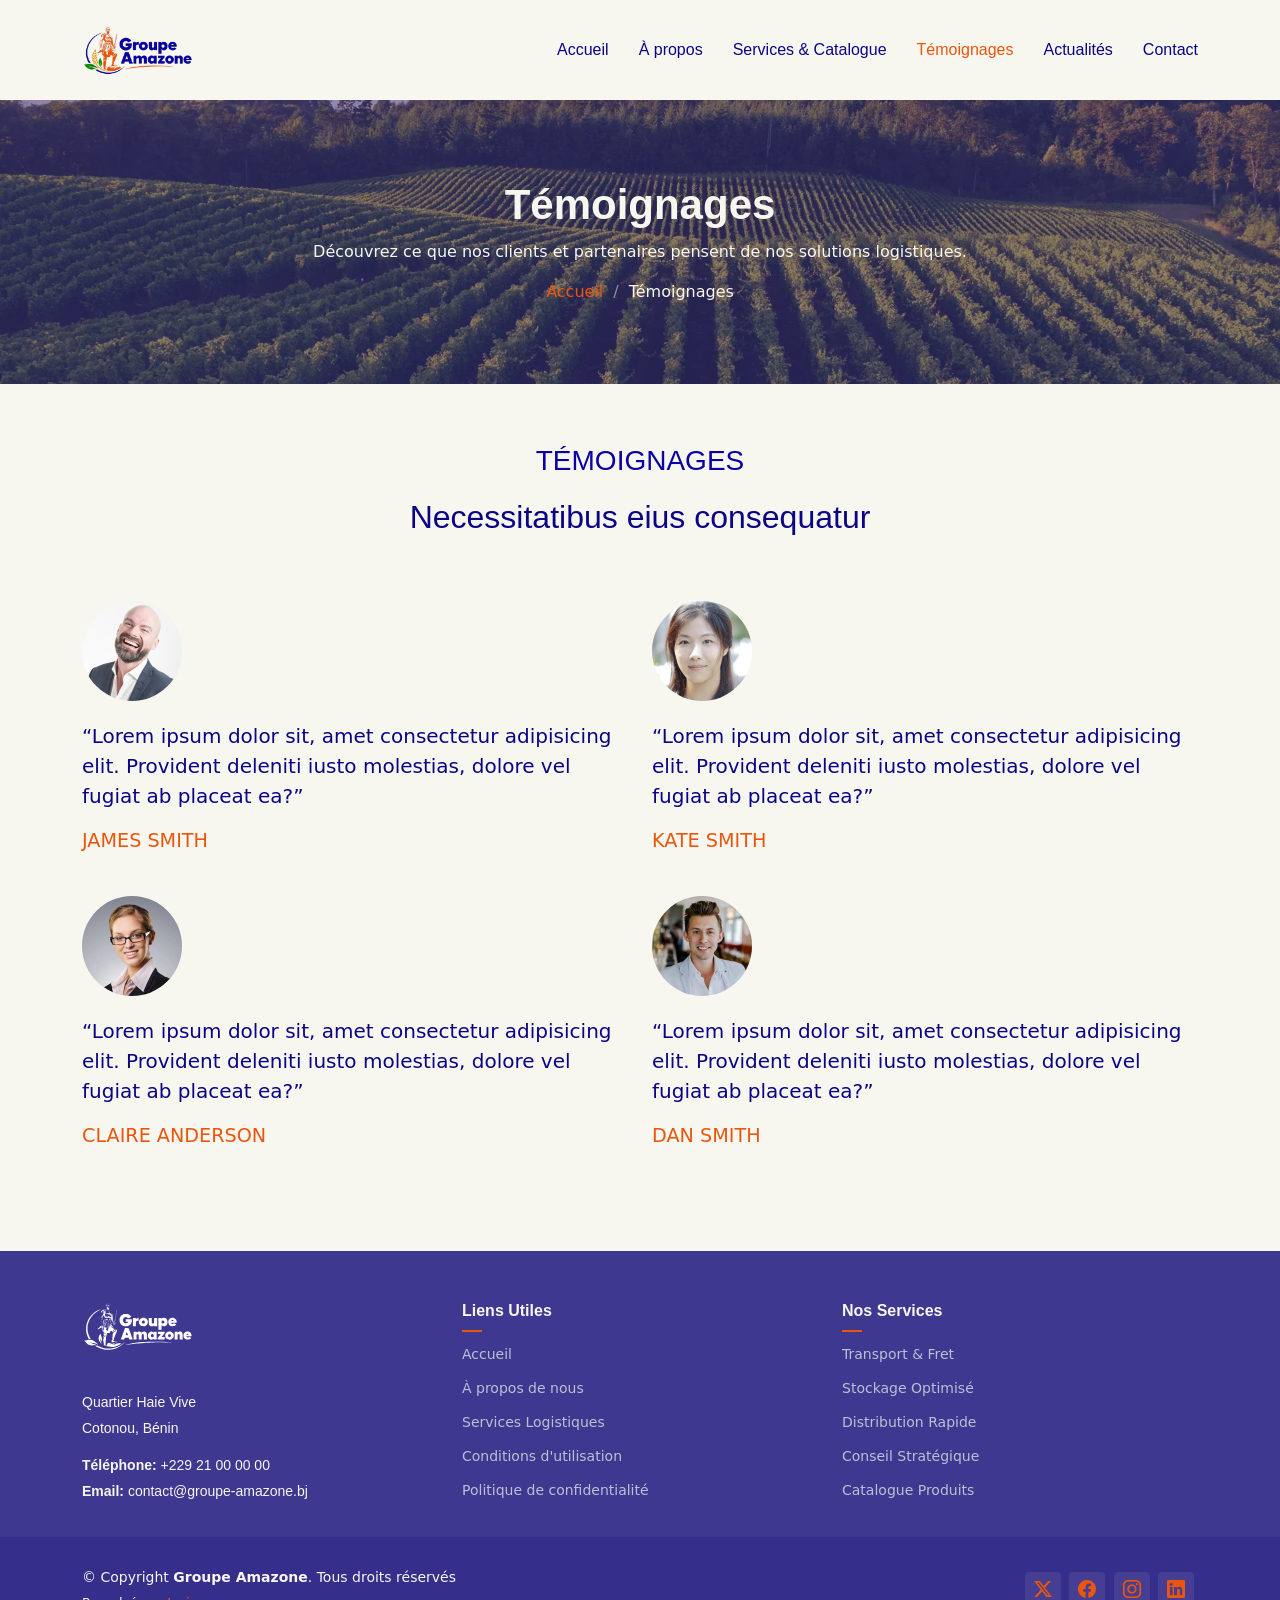
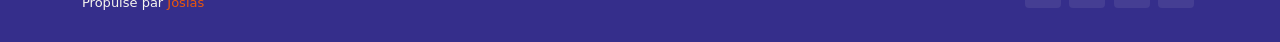
<file: AgriCulture-1.0.0/testimonials.html>
<!DOCTYPE html>
<html lang="en">

<head>
  <meta charset="utf-8">
  <meta content="width=device-width, initial-scale=1.0" name="viewport">
  <title>Testimonials - AgriCulture Bootstrap Template</title>
  <meta name="description" content="">
  <meta name="keywords" content="">

  <!-- Favicons -->
  <link href="assets/img/favicon.png" rel="icon">
  <link href="assets/img/apple-touch-icon.png" rel="apple-touch-icon">

  <!-- Fonts -->
  <link href="https://fonts.googleapis.com" rel="preconnect">
  <link href="https://fonts.gstatic.com" rel="preconnect" crossorigin>
  <link href="https://fonts.googleapis.com/css2?family=Open+Sans:ital,wght@0,300;0,400;0,500;0,600;0,700;0,800;1,300;1,400;1,500;1,600;1,700;1,800&family=Marcellus:wght@400&display=swap" rel="stylesheet">

  <!-- Vendor CSS Files -->
  <link href="assets/vendor/bootstrap/css/bootstrap.min.css" rel="stylesheet">
  <link href="assets/vendor/bootstrap-icons/bootstrap-icons.css" rel="stylesheet">
  <link href="assets/vendor/aos/aos.css" rel="stylesheet">
  <link href="assets/vendor/swiper/swiper-bundle.min.css" rel="stylesheet">
  <link href="assets/vendor/glightbox/css/glightbox.min.css" rel="stylesheet">

  <!-- Main CSS File -->
  <link href="assets/css/main.css" rel="stylesheet">

  <!-- =======================================================
  * Template Name: AgriCulture
  * Template URL: https://bootstrapmade.com/agriculture-bootstrap-website-template/
  * Updated: Aug 07 2024 with Bootstrap v5.3.3
  * Author: BootstrapMade.com
  * License: https://bootstrapmade.com/license/
  ======================================================== -->
</head>

<body class="testimonials-page">

  <header id="header" class="header d-flex align-items-center position-relative">
    <div class="container-fluid container-xl position-relative d-flex align-items-center justify-content-between">

      <a href="index.html" class="logo d-flex align-items-center">
        <img src="logo.svg" alt="Groupe Amazone" style="max-height: 50px;">
      </a>

      <nav id="navmenu" class="navmenu">
        <ul>
          <li><a href="index.html">Accueil</a></li>
          <li><a href="about.html">À propos</a></li>
          <li><a href="services.html">Services & Catalogue</a></li>
          <li><a href="testimonials.html" class="active">Témoignages</a></li>
          <li><a href="blog.html">Actualités</a></li>
          <li><a href="contact.html">Contact</a></li>
        </ul>
        <i class="mobile-nav-toggle d-xl-none bi bi-list"></i>
      </nav>

    </div>
  </header>

  <main class="main">

    <!-- Page Title -->
    <div class="page-title dark-background" data-aos="fade" style="background-image: url(assets/img/page-title-bg.webp);">
      <div class="container position-relative">
        <h1>Témoignages</h1>
        <p>Découvrez ce que nos clients et partenaires pensent de nos solutions logistiques.</p>
        <nav class="breadcrumbs">
          <ol>
            <li><a href="index.html">Accueil</a></li>
            <li class="current">Témoignages</li>
          </ol>
        </nav>
      </div>
    </div><!-- End Page Title -->

    <!-- Testimonials Section -->
    <section class="testimonials-12 testimonials section" id="testimonials">
      <!-- Section Title -->
      <div class="container section-title" data-aos="fade-up">
        <h2>TÉMOIGNAGES</h2>
        <p>Necessitatibus eius consequatur</p>
      </div><!-- End Section Title -->

      <div class="testimonial-wrap">
        <div class="container">
          <div class="row">
            <div class="col-md-6 mb-4 mb-md-4">
              <div class="testimonial">
                <img src="assets/img/testimonials/testimonials-1.jpg" alt="Testimonial author">
                <blockquote>
                  <p>
                    “Lorem ipsum dolor sit, amet consectetur adipisicing
                    elit. Provident deleniti iusto molestias, dolore vel fugiat
                    ab placeat ea?”
                  </p>
                </blockquote>
                <p class="client-name">James Smith</p>
              </div>
            </div>
            <div class="col-md-6 mb-4 mb-md-4">
              <div class="testimonial">
                <img src="assets/img/testimonials/testimonials-2.jpg" alt="Testimonial author">
                <blockquote>
                  <p>
                    “Lorem ipsum dolor sit, amet consectetur adipisicing
                    elit. Provident deleniti iusto molestias, dolore vel fugiat
                    ab placeat ea?”
                  </p>
                </blockquote>
                <p class="client-name">Kate Smith</p>
              </div>
            </div>
            <div class="col-md-6 mb-4 mb-md-4">
              <div class="testimonial">
                <img src="assets/img/testimonials/testimonials-3.jpg" alt="Testimonial author">
                <blockquote>
                  <p>
                    “Lorem ipsum dolor sit, amet consectetur adipisicing
                    elit. Provident deleniti iusto molestias, dolore vel fugiat
                    ab placeat ea?”
                  </p>
                </blockquote>
                <p class="client-name">Claire Anderson</p>
              </div>
            </div>
            <div class="col-md-6 mb-4 mb-md-4">
              <div class="testimonial">
                <img src="assets/img/testimonials/testimonials-4.jpg" alt="Testimonial author">
                <blockquote>
                  <p>
                    “Lorem ipsum dolor sit, amet consectetur adipisicing
                    elit. Provident deleniti iusto molestias, dolore vel fugiat
                    ab placeat ea?”
                  </p>
                </blockquote>
                <p class="client-name">Dan Smith</p>
              </div>
            </div>
          </div>
        </div>
      </div>
    </section><!-- /Testimonials Section -->

    <!-- Call To Action Section -->
    <div style="display: none;">
    <section id="call-to-action" class="call-to-action section light-background">

      <div class="content">
        <div class="container">
          <div class="row align-items-center">
            <div class="col-lg-6">
              <h3>Subscribe To Our Newsletter</h3>
              <p class="opacity-50">
                Lorem ipsum dolor sit amet consectetur adipisicing elit.
                Nesciunt, reprehenderit!
              </p>
            </div>
            <div class="col-lg-6">
              <form action="forms/newsletter.php" class="form-subscribe php-email-form">
                <div class="form-group d-flex align-items-stretch">
                  <input type="email" name="email" class="form-control h-100" placeholder="Enter your e-mail">
                  <input type="submit" class="btn btn-secondary px-4" value="Subcribe">
                </div>
                <div class="loading">Loading</div>
                <div class="error-message"></div>
                <div class="sent-message">
                  Your subscription request has been sent. Thank you!
                </div>
              </form>
            </div>
          </div>
        </div>
      </div>
    </section><!-- /Call To Action Section -->
    </div>

  </main>

  <footer id="footer" class="footer dark-background">

    <div class="footer-top">
      <div class="container">
        <div class="row gy-4">
          <div class="col-lg-4 col-md-6 footer-about">
            <a href="index.html" class="logo d-flex align-items-center">
              <img src="logo_white.svg" alt="Groupe Amazone" style="max-height: 50px;">
            </a>
            <div class="footer-contact pt-3">
              <p>Quartier Haie Vive</p>
              <p>Cotonou, Bénin</p>
              <p class="mt-3"><strong>Téléphone:</strong> <span>+229 21 00 00 00</span></p>
              <p><strong>Email:</strong> <span>contact@groupe-amazone.bj</span></p>
            </div>
          </div>

          <div class="col-lg-4 col-md-12 footer-links">
            <h4>Liens Utiles</h4>
            <ul>
              <li><a href="index.html">Accueil</a></li>
              <li><a href="about.html">À propos de nous</a></li>
              <li><a href="services.html">Services Logistiques</a></li>
              <li><a href="#">Conditions d'utilisation</a></li>
              <li><a href="#">Politique de confidentialité</a></li>
            </ul>
          </div>

          <div class="col-lg-4 col-md-12 footer-links">
            <h4>Nos Services</h4>
            <ul>
              <li><a href="services.html#services">Transport & Fret</a></li>
              <li><a href="services.html#services">Stockage Optimisé</a></li>
              <li><a href="services.html#services">Distribution Rapide</a></li>
              <li><a href="services.html#services">Conseil Stratégique</a></li>
              <li><a href="services.html#services-2">Catalogue Produits</a></li>
            </ul>
          </div>

        </div>
      </div>
    </div>

    <div class="copyright text-center">
      <div class="container d-flex flex-column flex-lg-row justify-content-center justify-content-lg-between align-items-center">

        <div class="d-flex flex-column align-items-center align-items-lg-start">
          <div>
            © Copyright <strong><span>Groupe Amazone</span></strong>. Tous droits réservés
          </div>
          <div class="credits">
            Propulsé par <a href="https://github.com/josias229/my-Portfolio-Josias">Josias</a>
          </div>
        </div>

        <div class="social-links order-first order-lg-last mb-3 mb-lg-0">
          <a href=""><i class="bi bi-twitter-x"></i></a>
          <a href=""><i class="bi bi-facebook"></i></a>
          <a href=""><i class="bi bi-instagram"></i></a>
          <a href=""><i class="bi bi-linkedin"></i></a>
        </div>

      </div>
    </div>

  </footer>

  <!-- Scroll Top -->
  <a href="#" id="scroll-top" class="scroll-top d-flex align-items-center justify-content-center"><i class="bi bi-arrow-up-short"></i></a>

  <!-- Preloader -->
  <div id="preloader"></div>

  <!-- Vendor JS Files -->
  <script src="assets/vendor/bootstrap/js/bootstrap.bundle.min.js"></script>
  <script src="assets/vendor/php-email-form/validate.js"></script>
  <script src="assets/vendor/aos/aos.js"></script>
  <script src="assets/vendor/swiper/swiper-bundle.min.js"></script>
  <script src="assets/vendor/glightbox/js/glightbox.min.js"></script>

  <!-- Main JS File -->
  <script src="assets/js/main.js"></script>

</body>

</html>
</file>
<file: assets/css/main.css>
/**
* Template Name: AgriCulture
* Template URL: https://bootstrapmade.com/agriculture-bootstrap-website-template/
* Updated: Aug 07 2024 with Bootstrap v5.3.3
* Author: BootstrapMade.com
* License: https://bootstrapmade.com/license/
*/

/*--------------------------------------------------------------
# Font & Color Variables
# Help: https://bootstrapmade.com/color-system/
--------------------------------------------------------------*/
/* Fonts */
:root {
  --default-font: "Inter", system-ui, -apple-system, "Segoe UI", Roboto, "Helvetica Neue", Arial, sans-serif;
  --heading-font: "Syne", sans-serif;
  --nav-font: "Syne", sans-serif;
}

/* Global Colors - The following color variables are used throughout the website. Updating them here will change the color scheme of the entire website */
:root {
  --background-color: #f7f6ef;
  /* Crème */
  --default-color: #0b0586;
  /* Bleu profond */
  --heading-color: #0a02a2;
  /* Bleu profond */
  --accent-color: #ea560c;
  /* Orange vif */
  --surface-color: #ffffff;
  /* White for cards/boxes to stand out slightly from crème */
  --contrast-color: #ffffff;
  /* Contrast color for text */
}

/* Nav Menu Colors - The following color variables are used specifically for the navigation menu. They are separate from the global colors to allow for more customization options */
:root {
  --nav-color: #0b0586;
  /* The default color of the main navmenu links */
  --nav-hover-color: #ea560c;
  /* Applied to main navmenu links when they are hovered over or active */
  --nav-mobile-background-color: #f7f6ef;
  /* Used as the background color for mobile navigation menu */
  --nav-dropdown-background-color: #ffffff;
  /* Used as the background color for dropdown items that appear when hovering over primary navigation items */
  --nav-dropdown-color: #0b0586;
  /* Used for navigation links of the dropdown items in the navigation menu. */
  --nav-dropdown-hover-color: #ea560c;
  /* Similar to --nav-hover-color, this color is applied to dropdown navigation links when they are hovered over. */
}

/* Color Presets - These classes override global colors when applied to any section or element, providing reuse of the sam color scheme. */

.light-background {
  --background-color: #ffffff;
  --surface-color: #f7f6ef;
}

.dark-background {
  --background-color: #352e8b;
  /* Indigo */
  --default-color: #f7f6ef;
  /* Crème */
  --heading-color: #f7f6ef;
  /* Crème */
  --accent-color: #ea560c;
  /* Orange */
  --surface-color: #0a02a2;
  /* Bleu très sombre */
  --contrast-color: #ffffff;
}

/* Smooth scroll */
:root {
  scroll-behavior: smooth;
}

/*--------------------------------------------------------------
# General Styling & Shared Classes
--------------------------------------------------------------*/
body {
  color: var(--default-color);
  background-color: var(--background-color);
  font-family: var(--default-font);
}

a {
  color: var(--accent-color);
  text-decoration: none;
  transition: 0.3s;
}

a:hover {
  color: color-mix(in srgb, var(--accent-color), transparent 25%);
  text-decoration: none;
}

h1,
h2,
h3,
h4,
h5,
h6 {
  color: var(--heading-color);
  font-family: var(--heading-font);
}

/* PHP Email Form Messages
------------------------------*/
.php-email-form .error-message {
  display: none;
  background: #df1529;
  color: #ffffff;
  text-align: left;
  padding: 15px;
  margin-bottom: 24px;
  font-weight: 600;
}

.php-email-form .sent-message {
  display: none;
  color: #ffffff;
  background: #059652;
  text-align: center;
  padding: 15px;
  margin-bottom: 24px;
  font-weight: 600;
}

.php-email-form .loading {
  display: none;
  background: var(--surface-color);
  text-align: center;
  padding: 15px;
  margin-bottom: 24px;
}

.php-email-form .loading:before {
  content: "";
  display: inline-block;
  border-radius: 50%;
  width: 24px;
  height: 24px;
  margin: 0 10px -6px 0;
  border: 3px solid var(--accent-color);
  border-top-color: var(--surface-color);
  animation: php-email-form-loading 1s linear infinite;
}

@keyframes php-email-form-loading {
  0% {
    transform: rotate(0deg);
  }

  100% {
    transform: rotate(360deg);
  }
}

/* Pulsating Play Button
------------------------------*/
.pulsating-play-btn {
  width: 94px;
  height: 94px;
  background: radial-gradient(var(--accent-color) 50%, color-mix(in srgb, var(--accent-color), transparent 75%) 52%);
  border-radius: 50%;
  display: block;
  position: relative;
  overflow: hidden;
}

.pulsating-play-btn:before {
  content: "";
  position: absolute;
  width: 120px;
  height: 120px;
  animation-delay: 0s;
  animation: pulsate-play-btn 2s;
  animation-direction: forwards;
  animation-iteration-count: infinite;
  animation-timing-function: steps;
  opacity: 1;
  border-radius: 50%;
  border: 5px solid color-mix(in srgb, var(--accent-color), transparent 30%);
  top: -15%;
  left: -15%;
  background: rgba(198, 16, 0, 0);
}

.pulsating-play-btn:after {
  content: "";
  position: absolute;
  left: 50%;
  top: 50%;
  transform: translateX(-40%) translateY(-50%);
  width: 0;
  height: 0;
  border-top: 10px solid transparent;
  border-bottom: 10px solid transparent;
  border-left: 15px solid #fff;
  z-index: 100;
  transition: all 400ms cubic-bezier(0.55, 0.055, 0.675, 0.19);
}

.pulsating-play-btn:hover:before {
  content: "";
  position: absolute;
  left: 50%;
  top: 50%;
  transform: translateX(-40%) translateY(-50%);
  width: 0;
  height: 0;
  border: none;
  border-top: 10px solid transparent;
  border-bottom: 10px solid transparent;
  border-left: 15px solid #fff;
  z-index: 200;
  animation: none;
  border-radius: 0;
}

.pulsating-play-btn:hover:after {
  border-left: 15px solid var(--accent-color);
  transform: scale(20);
}

@keyframes pulsate-play-btn {
  0% {
    transform: scale(0.6, 0.6);
    opacity: 1;
  }

  100% {
    transform: scale(1, 1);
    opacity: 0;
  }
}

/*--------------------------------------------------------------
# Global Header
--------------------------------------------------------------*/
.header {
  color: var(--default-color);
  background-color: var(--background-color);
  padding: 20px 0;
  transition: all 0.5s;
  z-index: 997;
}

.header .logo {
  line-height: 1;
}

.header .logo img {
  max-height: 32px;
  margin-right: 8px;
}

.header .logo h1 {
  font-size: 30px;
  margin: 0;
  font-weight: 700;
  color: var(--heading-color);
}

.scrolled .header {
  box-shadow: 0px 0 18px color-mix(in srgb, var(--default-color), transparent 85%);
}

/*--------------------------------------------------------------
# Navigation Menu
--------------------------------------------------------------*/
/* Navmenu - Desktop */
@media (min-width: 1200px) {
  .navmenu {
    padding: 0;
  }

  .navmenu ul {
    margin: 0;
    padding: 0;
    display: flex;
    list-style: none;
    align-items: center;
  }

  .navmenu li {
    position: relative;
  }

  .navmenu a,
  .navmenu a:focus {
    color: var(--nav-color);
    padding: 18px 15px;
    font-size: 16px;
    font-family: var(--nav-font);
    font-weight: 400;
    display: flex;
    align-items: center;
    justify-content: space-between;
    white-space: nowrap;
    transition: 0.3s;
  }

  .navmenu a i,
  .navmenu a:focus i {
    font-size: 12px;
    line-height: 0;
    margin-left: 5px;
    transition: 0.3s;
  }

  .navmenu li:last-child a {
    padding-right: 0;
  }

  .navmenu li:hover>a,
  .navmenu .active,
  .navmenu .active:focus {
    color: var(--nav-hover-color);
  }

  .navmenu .dropdown ul {
    margin: 0;
    padding: 10px 0;
    background: var(--nav-dropdown-background-color);
    display: block;
    position: absolute;
    visibility: hidden;
    left: 14px;
    top: 130%;
    opacity: 0;
    transition: 0.3s;
    border-radius: 4px;
    z-index: 99;
    box-shadow: 0px 0px 30px color-mix(in srgb, var(--default-color), transparent 85%);
  }

  .navmenu .dropdown ul li {
    min-width: 200px;
  }

  .navmenu .dropdown ul a {
    padding: 10px 20px;
    font-size: 15px;
    text-transform: none;
    color: var(--nav-dropdown-color);
  }

  .navmenu .dropdown ul a i {
    font-size: 12px;
  }

  .navmenu .dropdown ul a:hover,
  .navmenu .dropdown ul .active:hover,
  .navmenu .dropdown ul li:hover>a {
    color: var(--nav-dropdown-hover-color);
  }

  .navmenu .dropdown:hover>ul {
    opacity: 1;
    top: 100%;
    visibility: visible;
  }

  .navmenu .dropdown .dropdown ul {
    top: 0;
    left: -90%;
    visibility: hidden;
  }

  .navmenu .dropdown .dropdown:hover>ul {
    opacity: 1;
    top: 0;
    left: -100%;
    visibility: visible;
  }
}

/* Navmenu - Mobile */
@media (max-width: 1199px) {
  .mobile-nav-toggle {
    color: var(--nav-color);
    font-size: 28px;
    line-height: 0;
    margin-right: 10px;
    cursor: pointer;
    transition: color 0.3s;
  }

  .navmenu {
    padding: 0;
    z-index: 9997;
  }

  .navmenu ul {
    display: none;
    list-style: none;
    position: absolute;
    inset: 60px 20px 20px 20px;
    padding: 10px 0;
    margin: 0;
    border-radius: 6px;
    background-color: var(--nav-mobile-background-color);
    overflow-y: auto;
    transition: 0.3s;
    z-index: 9998;
    box-shadow: 0px 0px 30px color-mix(in srgb, var(--default-color), transparent 90%);
  }

  .navmenu a,
  .navmenu a:focus {
    color: var(--nav-dropdown-color);
    padding: 10px 20px;
    font-family: var(--nav-font);
    font-size: 17px;
    font-weight: 500;
    display: flex;
    align-items: center;
    justify-content: space-between;
    white-space: nowrap;
    transition: 0.3s;
  }

  .navmenu a i,
  .navmenu a:focus i {
    font-size: 12px;
    line-height: 0;
    margin-left: 5px;
    width: 30px;
    height: 30px;
    display: flex;
    align-items: center;
    justify-content: center;
    border-radius: 50%;
    transition: 0.3s;
    background-color: color-mix(in srgb, var(--accent-color), transparent 90%);
  }

  .navmenu a i:hover,
  .navmenu a:focus i:hover {
    background-color: var(--accent-color);
    color: var(--contrast-color);
  }

  .navmenu a:hover,
  .navmenu .active,
  .navmenu .active:focus {
    color: var(--nav-dropdown-hover-color);
  }

  .navmenu .active i,
  .navmenu .active:focus i {
    background-color: var(--accent-color);
    color: var(--contrast-color);
    transform: rotate(180deg);
  }

  .navmenu .dropdown ul {
    position: static;
    display: none;
    z-index: 99;
    padding: 10px 0;
    margin: 10px 20px;
    background-color: var(--nav-dropdown-background-color);
    border: 1px solid color-mix(in srgb, var(--default-color), transparent 90%);
    box-shadow: none;
    transition: all 0.5s ease-in-out;
  }

  .navmenu .dropdown ul ul {
    background-color: rgba(33, 37, 41, 0.1);
  }

  .navmenu .dropdown>.dropdown-active {
    display: block;
    background-color: rgba(33, 37, 41, 0.03);
  }

  .mobile-nav-active {
    overflow: hidden;
  }

  .mobile-nav-active .mobile-nav-toggle {
    color: #fff;
    position: absolute;
    font-size: 32px;
    top: 15px;
    right: 15px;
    margin-right: 0;
    z-index: 9999;
  }

  .mobile-nav-active .navmenu {
    position: fixed;
    overflow: hidden;
    inset: 0;
    background: rgba(33, 37, 41, 0.8);
    transition: 0.3s;
  }

  .mobile-nav-active .navmenu>ul {
    display: block;
  }
}

/*--------------------------------------------------------------
# Global Footer
--------------------------------------------------------------*/
.footer {
  color: var(--default-color);
  background-color: var(--background-color);
  font-size: 14px;
  position: relative;
}

.footer .footer-top {
  background-color: color-mix(in srgb, var(--background-color), white 5%);
  padding-top: 50px;
}

.footer .footer-about .logo {
  line-height: 1;
  margin-bottom: 25px;
}

.footer .footer-about .logo img {
  max-height: 40px;
  margin-right: 6px;
}

.footer .footer-about .logo span {
  color: var(--heading-color);
  font-family: var(--heading-font);
  font-size: 26px;
  font-weight: 700;
  letter-spacing: 1px;
}

.footer .footer-about p {
  font-size: 14px;
  font-family: var(--heading-font);
}

.footer h4 {
  font-size: 16px;
  font-weight: 600;
  position: relative;
  padding-bottom: 12px;
  margin-bottom: 15px;
}

.footer h4::after {
  content: "";
  position: absolute;
  display: block;
  width: 20px;
  height: 2px;
  background: var(--accent-color);
  bottom: 0;
  left: 0;
}

.footer .footer-links {
  margin-bottom: 30px;
}

.footer .footer-links ul {
  list-style: none;
  padding: 0;
  margin: 0;
}

.footer .footer-links ul i {
  padding-right: 2px;
  font-size: 12px;
  line-height: 0;
}

.footer .footer-links ul li {
  padding: 10px 0;
  display: flex;
  align-items: center;
}

.footer .footer-links ul li:first-child {
  padding-top: 0;
}

.footer .footer-links ul a {
  color: color-mix(in srgb, var(--default-color), transparent 30%);
  display: inline-block;
  line-height: 1;
}

.footer .footer-links ul a:hover {
  color: var(--accent-color);
}

.footer .footer-contact p {
  margin-bottom: 5px;
}

.footer .copyright {
  padding: 30px 0;
}

.footer .copyright p {
  margin-bottom: 0;
}

.footer .credits {
  margin-top: 5px;
  font-size: 13px;
}

.footer .social-links a {
  font-size: 18px;
  display: inline-block;
  background: color-mix(in srgb, var(--default-color), transparent 92%);
  color: var(--accent-color);
  line-height: 1;
  padding: 8px 0;
  margin-right: 4px;
  border-radius: 4px;
  text-align: center;
  width: 36px;
  height: 36px;
  transition: 0.3s;
}

.footer .social-links a:hover {
  color: var(--contrast-color);
  background: var(--accent-color);
  text-decoration: none;
}

/*--------------------------------------------------------------
# Preloader
--------------------------------------------------------------*/
#preloader {
  position: fixed;
  inset: 0;
  z-index: 999999;
  overflow: hidden;
  background: var(--background-color);
  transition: all 0.6s ease-out;
}

#preloader:before {
  content: "";
  position: fixed;
  top: calc(50% - 40px);
  left: calc(50% - 40px);
  width: 80px;
  height: 80px;
  background: url('../../logo.svg') no-repeat center center;
  background-size: contain;
  animation: animate-preloader 1.2s ease-in-out infinite alternate;
}

@keyframes animate-preloader {
  0% {
    transform: scale(0.8);
    opacity: 0.6;
  }

  100% {
    transform: scale(1.1);
    opacity: 1;
  }
}

/*--------------------------------------------------------------
# Scroll Top Button
--------------------------------------------------------------*/
.scroll-top {
  position: fixed;
  visibility: hidden;
  opacity: 0;
  right: 15px;
  bottom: 15px;
  z-index: 99999;
  background-color: var(--accent-color);
  width: 40px;
  height: 40px;
  border-radius: 4px;
  transition: all 0.4s;
}

.scroll-top i {
  font-size: 24px;
  color: var(--contrast-color);
  line-height: 0;
}

.scroll-top:hover {
  background-color: color-mix(in srgb, var(--accent-color), transparent 20%);
  color: var(--contrast-color);
}

.scroll-top.active {
  visibility: visible;
  opacity: 1;
}

/*--------------------------------------------------------------
# Disable aos animation delay on mobile devices
--------------------------------------------------------------*/
@media screen and (max-width: 768px) {
  [data-aos-delay] {
    transition-delay: 0 !important;
  }
}

/*--------------------------------------------------------------
# Global Page Titles & Breadcrumbs
--------------------------------------------------------------*/
.page-title {
  color: var(--default-color);
  background-color: var(--background-color);
  background-size: cover;
  background-position: center;
  background-repeat: no-repeat;
  padding: 80px 0;
  text-align: center;
  position: relative;
}

.page-title:before {
  content: "";
  background-color: color-mix(in srgb, var(--background-color), transparent 50%);
  position: absolute;
  inset: 0;
}

.page-title h1 {
  font-size: 42px;
  font-weight: 700;
  margin-bottom: 10px;
}

.page-title .breadcrumbs ol {
  display: flex;
  flex-wrap: wrap;
  list-style: none;
  justify-content: center;
  padding: 0;
  margin: 0;
  font-size: 16px;
  font-weight: 400;
}

.page-title .breadcrumbs ol li+li {
  padding-left: 10px;
}

.page-title .breadcrumbs ol li+li::before {
  content: "/";
  display: inline-block;
  padding-right: 10px;
  color: color-mix(in srgb, var(--default-color), transparent 50%);
}

/*--------------------------------------------------------------
# Global Sections
--------------------------------------------------------------*/
section,
.section {
  color: var(--default-color);
  background-color: var(--background-color);
  padding: 60px 0;
  scroll-margin-top: 100px;
  overflow: clip;
}

@media (max-width: 1199px) {

  section,
  .section {
    scroll-margin-top: 66px;
  }
}

/*--------------------------------------------------------------
# Global Section Titles
--------------------------------------------------------------*/
.section-title {
  text-align: center;
  padding-bottom: 60px;
  position: relative;
}

.section-title h2 {
  font-size: 28px;
  font-weight: 500;
  margin-bottom: 15px;
}

.section-title p {
  margin-bottom: 0;
  font-family: var(--heading-font);
  font-size: 32px;
}

/*--------------------------------------------------------------
# Hero Section
--------------------------------------------------------------*/
.hero {
  padding: 0;
}

.hero .carousel {
  width: 100%;
  min-height: calc(100vh - 100px);
  padding: 0;
  margin: 0;
  background-color: var(--background-color);
  position: relative;
}

.hero img {
  position: absolute;
  inset: 0;
  display: block;
  width: 100%;
  height: 100%;
  object-fit: cover;
  z-index: 1;
}

.hero .carousel-item {
  position: absolute;
  inset: 0;
  background-size: cover;
  background-position: center;
  background-repeat: no-repeat;
  overflow: hidden;
}

.hero .carousel-item:before {
  content: "";
  background: color-mix(in srgb, var(--background-color), transparent 60%);
  position: absolute;
  inset: 0;
  z-index: 2;
}

.hero .carousel-container {
  position: absolute;
  inset: 90px 64px 64px 64px;
  display: flex;
  justify-content: center;
  align-items: center;
  flex-direction: column;
  z-index: 3;
}

.hero h2 {
  margin-bottom: 30px;
  font-size: 48px;
  font-weight: 700;
  animation: fadeInDown 1s both;
}

@media (max-width: 768px) {
  .hero h2 {
    font-size: 30px;
  }
}

.hero p {
  animation: fadeInDown 1s both 0.2s;
}

@media (min-width: 1024px) {

  .hero h2,
  .hero p {
    max-width: 60%;
  }
}

.hero .btn-get-started {
  color: var(--contrast-color);
  background: var(--accent-color);
  font-family: var(--heading-font);
  font-weight: 500;
  font-size: 15px;
  letter-spacing: 1px;
  display: inline-block;
  padding: 8px 32px;
  border-radius: 50px;
  transition: 0.5s;
  margin: 10px;
  animation: fadeInUp 1s both 0.4s;
}

.hero .btn-get-started:hover {
  background: color-mix(in srgb, var(--accent-color), transparent 20%);
}

.hero .carousel-control-prev,
.hero .carousel-control-next {
  width: 10%;
  transition: 0.3s;
  opacity: 0.5;
}

.hero .carousel-control-prev:focus,
.hero .carousel-control-next:focus {
  opacity: 0.5;
}

.hero .carousel-control-prev:hover,
.hero .carousel-control-next:hover {
  opacity: 0.9;
}

@media (min-width: 1024px) {

  .hero .carousel-control-prev,
  .hero .carousel-control-next {
    width: 5%;
  }
}

.hero .carousel-control-next-icon,
.hero .carousel-control-prev-icon {
  background: none;
  font-size: 32px;
  line-height: 1;
}

.hero .carousel-indicators {
  list-style: none;
}

.hero .carousel-indicators li {
  cursor: pointer;
}

@keyframes fadeInUp {
  from {
    opacity: 0;
    transform: translate3d(0, 100%, 0);
  }

  to {
    opacity: 1;
    transform: translate3d(0, 0, 0);
  }
}

@keyframes fadeInDown {
  from {
    opacity: 0;
    transform: translate3d(0, -100%, 0);
  }

  to {
    opacity: 1;
    transform: translate3d(0, 0, 0);
  }
}

/*--------------------------------------------------------------
# Services Section
--------------------------------------------------------------*/
.services .section-title h2 {
  color: var(--accent-color);
  font-size: 20px;
}

.services .content .service-item {
  background-color: var(--surface-color);
  padding: 35px 28px;
  border-radius: 16px;
  border: 1px solid color-mix(in srgb, var(--default-color), transparent 90%);
  box-shadow: 0 8px 24px rgba(0, 0, 0, 0.05);
  position: relative;
  height: 100%;
  transition: transform 0.35s ease, box-shadow 0.35s ease;
  margin-bottom: 24px;
}

.services .content .service-item:hover {
  transform: translateY(-6px);
  box-shadow: 0 16px 32px rgba(0, 0, 0, 0.1);
  border-color: color-mix(in srgb, var(--accent-color), transparent 70%);
}

.services .content .service-item .number {
  position: absolute;
  right: 20px;
  top: 20px;
  font-weight: 700;
  font-size: 0.9rem;
  background-color: color-mix(in srgb, var(--accent-color), transparent 88%);
  color: var(--accent-color);
  padding: 4px 12px;
  border-radius: 20px;
}

.services .content .service-item .service-item-icon {
  position: relative;
  margin-bottom: 20px;
  color: var(--accent-color);
}

.services .content .service-item .service-item-icon img {
  width: 50px;
}

.services .content .service-item .service-item-icon>span {
  color: var(--default-color);
  font-size: 4rem;
}

.services .content .service-item .service-item-content .service-heading {
  font-size: 20px;
  color: var(--default-color);
  font-weight: 600;
  margin-bottom: 12px;
}

.services .content .service-item .service-item-content p {
  font-size: 15px;
  line-height: 1.6;
  margin-bottom: 0;
}

/*--------------------------------------------------------------
# About Section
--------------------------------------------------------------*/
.about .section-title {
  margin-bottom: 60px;
}

.about .content {
  background: var(--accent-color);
  color: var(--contrast-color);
  padding: 7rem 0;
}

.about .content .img-overlap {
  margin-top: -150px;
  border-radius: 16px;
  box-shadow: 0 16px 40px rgba(0, 0, 0, 0.2);
}

.about p {
  color: var(--contrast-color);
}

.about .content-title {
  color: var(--contrast-color);
  font-weight: 300;
  text-align: left;
}

.about .content-title strong {
  font-weight: 700;
}

.about .content-subtitle {
  font-weight: 300;
  color: var(--contrast-color);
  text-transform: uppercase;
  font-size: 1.3rem;
}

.about-3 img {
  border-radius: 16px;
  box-shadow: 0 12px 32px rgba(0, 0, 0, 0.12);
}

/*--------------------------------------------------------------
# Services 2 Section
--------------------------------------------------------------*/
.services-2 {
  overflow: visible;
  margin-bottom: 200px;
}

.services-2 .section-title {
  text-align: left;
}

.services-2 .section-title h2 {
  color: color-mix(in srgb, var(--contrast-color), transparent 50%);
  text-transform: uppercase;
  font-size: 20px;
}

.services-2 .section-title p {
  color: var(--contrast-color);
}

.services-2 .services-carousel-wrap {
  position: relative;
  margin-bottom: -200px;
}

.services-2 .swiper-wrapper {
  height: auto;
}

.services-2 .service-item {
  position: relative;
  overflow: hidden;
  width: 100%;
  aspect-ratio: 1 / 1;
  border-radius: 12px;
  box-shadow: 0 10px 25px rgba(0, 0, 0, 0.2);
  background-color: var(--surface-color);
}

.services-2 .service-item:before {
  content: "";
  background: linear-gradient(180deg, rgba(0, 0, 0, 0.05) 30%, rgba(0, 0, 0, 0.75) 100%);
  top: 0;
  left: 0;
  right: 0;
  bottom: 0;
  position: absolute;
  opacity: 0.6;
  visibility: visible;
  z-index: 1;
  transition: opacity 0.4s ease;
}

.services-2 .service-item img {
  width: 100%;
  height: 100%;
  object-fit: cover;
  object-position: center;
  display: block;
  transition: transform 0.5s ease;
  transform: scale(1);
}

.services-2 .service-item .service-item-contents {
  z-index: 9;
  position: absolute;
  bottom: 20px;
  left: 20px;
  right: 20px;
  transition: transform 0.3s ease, opacity 0.3s ease;
  transform: translateY(0);
  opacity: 1;
  visibility: visible;
}

.services-2 .service-item .service-item-contents .service-item-category {
  color: var(--accent-color);
  text-transform: uppercase;
  font-size: 0.8rem;
  font-weight: 600;
  letter-spacing: 0.5px;
  display: block;
  margin-bottom: 2px;
}

.services-2 .service-item .service-item-contents .service-item-title {
  color: var(--contrast-color);
  font-size: 1.25rem;
  font-weight: 700;
  margin-bottom: 0;
}

.services-2 .service-item:hover:before {
  opacity: 0.85;
}

.services-2 .service-item:hover .service-item-contents {
  transform: translateY(0%);
  opacity: 1;
  visibility: visible;
}

.services-2 .service-item:hover img {
  transform: scale(1.2);
}

.services-2 .navigation-prev,
.services-2 .navigation-next {
  position: absolute;
  top: 50%;
  transform: translateY(-50%);
  z-index: 9;
  width: 48px;
  height: 48px;
  background: var(--contrast-color);
  color: var(--default-color);
  border: none;
  border-radius: 50%;
  box-shadow: 0 4px 16px rgba(0, 0, 0, 0.25);
  display: flex;
  align-items: center;
  justify-content: center;
  transition: all 0.3s ease;
}

.services-2 .navigation-prev i,
.services-2 .navigation-next i {
  font-size: 1.8rem;
  line-height: 1;
}

.services-2 .navigation-prev:hover,
.services-2 .navigation-next:hover {
  background-color: var(--accent-color);
  color: var(--contrast-color);
  transform: translateY(-50%) scale(1.1);
}

.services-2 .navigation-prev {
  left: 10px;
}

.services-2 .navigation-next {
  right: 10px;
}

.services-2 .swiper {
  padding-bottom: 50px;
}

.services-2 .swiper-pagination {
  bottom: 0px;
}

.services-2 .swiper-pagination .swiper-pagination-bullet {
  border-radius: 0;
  width: 20px;
  height: 4px;
  background-color: color-mix(in srgb, var(--background-color), transparent 80%) !important;
  opacity: 1;
}

.services-2 .swiper-pagination .swiper-pagination-bullet-active {
  background-color: var(--accent-color) !important;
}

/*--------------------------------------------------------------
# Testimonials Section
--------------------------------------------------------------*/
.testimonials {
  padding: 80px 0;
}

.testimonials .testimonial-item {
  background-color: var(--surface-color);
  padding: 35px 30px;
  border-radius: 16px;
  box-shadow: 0 10px 30px rgba(0, 0, 0, 0.08);
  height: 100%;
  display: flex;
  flex-direction: column;
  justify-content: space-between;
  border: 1px solid color-mix(in srgb, var(--default-color), transparent 90%);
  transition: transform 0.3s ease, box-shadow 0.3s ease;
}

.testimonials .testimonial-item:hover {
  transform: translateY(-5px);
  box-shadow: 0 15px 35px rgba(0, 0, 0, 0.12);
}

.testimonials .stars {
  color: #ffb703;
  font-size: 1.1rem;
}

.testimonials .testimonial-content p {
  font-size: 1.05rem;
  line-height: 1.7;
  color: var(--default-color);
  font-style: italic;
  margin-bottom: 0;
}

.testimonials .testimonial-img {
  width: 60px;
  height: 60px;
  border-radius: 50%;
  object-fit: cover;
  border: 3px solid color-mix(in srgb, var(--accent-color), transparent 30%);
}

.testimonials .client-name {
  font-size: 1.1rem;
  font-weight: 700;
  color: var(--heading-color);
}

.testimonials .client-role {
  font-size: 0.85rem;
  color: color-mix(in srgb, var(--default-color), transparent 35%);
  font-weight: 500;
}

.testimonials .swiper {
  padding-bottom: 55px;
}

.testimonials .swiper-pagination {
  bottom: 10px;
}

.testimonials .swiper-pagination .swiper-pagination-bullet {
  width: 12px;
  height: 12px;
  background-color: color-mix(in srgb, var(--default-color), transparent 75%);
  opacity: 1;
  transition: all 0.3s ease;
}

.testimonials .swiper-pagination .swiper-pagination-bullet-active {
  background-color: var(--accent-color);
  width: 32px;
  border-radius: 6px;
}

/*--------------------------------------------------------------
# Recent Posts Section
--------------------------------------------------------------*/
.recent-posts .post-item {
  background: var(--surface-color);
  border-radius: 16px;
  overflow: hidden;
  border: 1px solid color-mix(in srgb, var(--default-color), transparent 90%);
  box-shadow: 0px 8px 24px rgba(0, 0, 0, 0.06);
  transition: transform 0.4s ease, box-shadow 0.4s ease;
}

.recent-posts .post-item:hover {
  transform: translateY(-6px);
  box-shadow: 0px 16px 36px rgba(0, 0, 0, 0.12);
}

.recent-posts .post-item .post-img {
  overflow: hidden;
  position: relative;
}

.recent-posts .post-item .post-img img {
  transition: transform 0.5s ease;
  width: 100%;
  object-fit: cover;
}

.recent-posts .post-item:hover .post-img img {
  transform: scale(1.08);
}

.recent-posts .post-item .post-date {
  position: absolute;
  right: 15px;
  bottom: 15px;
  background-color: var(--accent-color);
  color: var(--contrast-color);
  text-transform: uppercase;
  font-size: 12px;
  padding: 6px 14px;
  font-weight: 600;
  border-radius: 20px;
  box-shadow: 0 4px 12px rgba(0, 0, 0, 0.2);
}

.recent-posts .post-item .post-content {
  padding: 28px;
}

.recent-posts .post-item .post-title {
  color: var(--heading-color);
  font-size: 20px;
  font-weight: 700;
  transition: color 0.3s ease;
  margin-bottom: 15px;
}

.recent-posts .post-item .meta i {
  font-size: 16px;
  color: var(--accent-color);
}

.recent-posts .post-item .meta span {
  font-size: 15px;
  color: color-mix(in srgb, var(--default-color), transparent 50%);
}

.recent-posts .post-item hr {
  color: color-mix(in srgb, var(--default-color), transparent 80%);
  margin: 20px 0;
}

.recent-posts .post-item .readmore {
  display: flex;
  align-items: center;
  font-weight: 600;
  line-height: 1;
  transition: 0.3s;
  color: color-mix(in srgb, var(--default-color), transparent 40%);
}

.recent-posts .post-item .readmore i {
  line-height: 0;
  margin-left: 6px;
  font-size: 16px;
}

.recent-posts .post-item:hover .post-title,
.recent-posts .post-item:hover .readmore {
  color: var(--accent-color);
}

.recent-posts .post-item:hover .post-img img {
  transform: scale(1.1);
}

/*--------------------------------------------------------------
# Call To Action Section
--------------------------------------------------------------*/
.call-to-action .content {
  padding: 20px 0;
}

.call-to-action .content h3 {
  font-weight: 300;
  text-transform: uppercase;
}

.call-to-action .content .form-subscribe .form-control {
  border: 2px solid var(--accent-color);
  background: var(--surface-color);
  border-radius: 0;
}

.call-to-action .content .form-subscribe input[type=email] {
  height: 63px !important;
  color: var(--default-color);
}

.call-to-action .content .form-subscribe input[type=email]:focus {
  box-shadow: none;
}

.call-to-action .content .form-subscribe input[type=email]::placeholder {
  color: color-mix(in srgb, var(--contrast-color), transparent 50%);
}

.call-to-action .content .loading,
.call-to-action .content .error-message,
.call-to-action .content .sent-message {
  margin-top: 15px;
}

.call-to-action .content .btn {
  color: var(--contrast-color);
  background-color: var(--accent-color);
  border: 1px solid var(--accent-color);
  border-radius: 0;
}

.call-to-action .content .btn:hover,
.call-to-action .content .btn:active,
.call-to-action .content .btn:focus {
  box-shadow: none;
  outline: none;
  background-color: var(--contrast-color);
  border: 1px solid var(--contrrast-color);
}

/*--------------------------------------------------------------
# About 3 Section
--------------------------------------------------------------*/
.about-3 .content-title {
  color: var(--accent-color);
  margin-bottom: 30px;
}

.about-3 .btn-cta {
  text-transform: uppercase;
  font-size: 14px;
  padding-top: 20px;
  padding-bottom: 20px;
  padding-left: 30px;
  padding-right: 30px;
  background-color: var(--accent-color);
  color: var(--contrast-color);
  border-radius: 6px;
}

.about-3 .list-check {
  margin-bottom: 50px;
}

.about-3 .list-check li {
  display: block;
  padding-left: 30px;
  position: relative;
}

.about-3 .list-check li:before {
  content: "\f26e";
  display: inline-block;
  font-family: "bootstrap-icons" !important;
  font-style: normal;
  font-weight: normal !important;
  font-variant: normal;
  text-transform: none;
  line-height: 1;
  vertical-align: -0.125em;
  -webkit-font-smoothing: antialiased;
  position: absolute;
  top: 0.1rem;
  font-size: 20px;
  left: 0;
  color: var(--accent-color);
}

.about-3 .pulsating-play-btn {
  position: absolute;
  left: calc(50% - 47px);
  top: calc(50% - 47px);
}

/*--------------------------------------------------------------
# Team Section
--------------------------------------------------------------*/
.team .person {
  position: relative;
}

.team .person figure {
  margin-bottom: 0;
  padding-bottom: 0;
  position: relative;
  overflow: hidden;
  margin-bottom: 30px;
}

.team .person img {
  transition: 0.3s all ease;
}

.team .person .person-contents {
  text-align: center;
}

.team .person .person-contents h3 {
  color: var(--heading-color);
  font-size: 24px;
}

.team .person .person-contents .position {
  color: var(--accent-color);
}

.team .person:hover img {
  transform: scale(1.05);
}

.team .person .social {
  position: absolute;
  bottom: 10px;
  left: 10px;
  z-index: 2;
}

.team .person .social a {
  display: block;
  margin-bottom: 10px;
  width: 40px;
  height: 40px;
  background: var(--contrast-color);
  position: relative;
}

.team .person .social a>span {
  position: absolute;
  top: 50%;
  left: 50%;
  transform: translate(-50%, -50%);
}

.team .person .social a:hover {
  background: var(--accent-color);
  color: var(--contrast-color);
}

/*--------------------------------------------------------------
# Blog Posts 2 Section
--------------------------------------------------------------*/
.blog-posts-2 article {
  background-color: var(--surface-color);
  box-shadow: 0px 2px 20px rgba(0, 0, 0, 0.1);
  transition: 0.3s;
  border-radius: 8px;
  overflow: hidden;
}

.blog-posts-2 .post-img img {
  transition: 0.5s;
}

.blog-posts-2 .post-content {
  padding: 30px;
}

.blog-posts-2 .post-title {
  font-size: 20px;
  line-height: 24px;
  color: var(--heading-color);
  font-weight: 600;
  transition: 0.3s;
  margin-bottom: 20px;
}

.blog-posts-2 .meta {
  position: relative;
  margin-top: -20px;
  padding: 0 30px;
}

.blog-posts-2 .meta i {
  font-size: 16px;
  color: var(--accent-color);
}

.blog-posts-2 .meta span {
  font-size: 15px;
  color: color-mix(in srgb, var(--default-color), transparent 40%);
}

.blog-posts-2 .meta .post-date {
  background-color: var(--accent-color);
  color: var(--contrast-color);
  font-size: 13px;
  padding: 6px 12px;
  text-align: center;
  margin-right: 15px;
  border-radius: 4px;
}

.blog-posts-2 .meta .post-date span {
  display: block;
  color: var(--contrast-color);
  font-weight: 700;
  font-size: 20px;
}

.blog-posts-2 .readmore {
  display: flex;
  align-items: center;
  font-weight: 400;
  line-height: 1;
  transition: 0.3s;
  color: color-mix(in srgb, var(--heading-color), transparent 20%);
}

.blog-posts-2 .readmore i {
  line-height: 0;
  margin-left: 6px;
  font-size: 16px;
}

.blog-posts-2 article:hover .post-title,
.blog-posts-2 article:hover .readmore {
  color: var(--accent-color);
}

.blog-posts-2 article:hover .post-img img {
  transform: scale(1.1);
}

/*--------------------------------------------------------------
# Blog Pagination Section
--------------------------------------------------------------*/
.blog-pagination {
  padding-top: 0;
  color: color-mix(in srgb, var(--default-color), transparent 40%);
}

.blog-pagination ul {
  display: flex;
  padding: 0;
  margin: 0;
  list-style: none;
}

.blog-pagination li {
  margin: 0 5px;
  transition: 0.3s;
}

.blog-pagination li a {
  color: color-mix(in srgb, var(--default-color), transparent 40%);
  padding: 7px 16px;
  display: flex;
  align-items: center;
  justify-content: center;
}

.blog-pagination li a.active,
.blog-pagination li a:hover {
  background: var(--accent-color);
  color: var(--contrast-color);
}

.blog-pagination li a.active a,
.blog-pagination li a:hover a {
  color: var(--contrast-color);
}

/*--------------------------------------------------------------
# Blog Details Section
--------------------------------------------------------------*/
.blog-details {
  padding-bottom: 30px;
}

.blog-details .article {
  background-color: var(--surface-color);
  padding: 30px;
  box-shadow: 0 4px 16px rgba(0, 0, 0, 0.1);
}

.blog-details .post-img {
  margin: -30px -30px 20px -30px;
  overflow: hidden;
}

.blog-details .title {
  color: var(--heading-color);
  font-size: 28px;
  font-weight: 700;
  padding: 0;
  margin: 30px 0;
}

.blog-details .content {
  margin-top: 20px;
}

.blog-details .content h3 {
  font-size: 22px;
  margin-top: 30px;
  font-weight: bold;
}

.blog-details .content blockquote {
  overflow: hidden;
  background-color: color-mix(in srgb, var(--default-color), transparent 95%);
  padding: 60px;
  position: relative;
  text-align: center;
  margin: 20px 0;
}

.blog-details .content blockquote p {
  color: var(--default-color);
  line-height: 1.6;
  margin-bottom: 0;
  font-style: italic;
  font-weight: 500;
  font-size: 22px;
}

.blog-details .content blockquote:after {
  content: "";
  position: absolute;
  left: 0;
  top: 0;
  bottom: 0;
  width: 3px;
  background-color: var(--accent-color);
  margin-top: 20px;
  margin-bottom: 20px;
}

.blog-details .meta-top {
  margin-top: 20px;
  color: color-mix(in srgb, var(--default-color), transparent 40%);
}

.blog-details .meta-top ul {
  display: flex;
  flex-wrap: wrap;
  list-style: none;
  align-items: center;
  padding: 0;
  margin: 0;
}

.blog-details .meta-top ul li+li {
  padding-left: 20px;
}

.blog-details .meta-top i {
  font-size: 16px;
  margin-right: 8px;
  line-height: 0;
  color: color-mix(in srgb, var(--default-color), transparent 40%);
}

.blog-details .meta-top a {
  color: color-mix(in srgb, var(--default-color), transparent 40%);
  font-size: 14px;
  display: inline-block;
  line-height: 1;
}

.blog-details .meta-bottom {
  padding-top: 10px;
  border-top: 1px solid color-mix(in srgb, var(--default-color), transparent 90%);
}

.blog-details .meta-bottom i {
  color: color-mix(in srgb, var(--default-color), transparent 40%);
  display: inline;
}

.blog-details .meta-bottom a {
  color: color-mix(in srgb, var(--default-color), transparent 40%);
  transition: 0.3s;
}

.blog-details .meta-bottom a:hover {
  color: var(--accent-color);
}

.blog-details .meta-bottom .cats {
  list-style: none;
  display: inline;
  padding: 0 20px 0 0;
  font-size: 14px;
}

.blog-details .meta-bottom .cats li {
  display: inline-block;
}

.blog-details .meta-bottom .tags {
  list-style: none;
  display: inline;
  padding: 0;
  font-size: 14px;
}

.blog-details .meta-bottom .tags li {
  display: inline-block;
}

.blog-details .meta-bottom .tags li+li::before {
  padding-right: 6px;
  color: var(--default-color);
  content: ",";
}

.blog-details .meta-bottom .share {
  font-size: 16px;
}

.blog-details .meta-bottom .share i {
  padding-left: 5px;
}

/*--------------------------------------------------------------
# Blog Comments Section
--------------------------------------------------------------*/
.blog-comments {
  padding: 10px 0;
}

.blog-comments .comments-count {
  font-weight: bold;
}

.blog-comments .comment {
  margin-top: 30px;
  position: relative;
}

.blog-comments .comment .comment-img {
  margin-right: 14px;
}

.blog-comments .comment .comment-img img {
  width: 60px;
}

.blog-comments .comment h5 {
  font-size: 16px;
  margin-bottom: 2px;
}

.blog-comments .comment h5 a {
  font-weight: bold;
  color: var(--default-color);
  transition: 0.3s;
}

.blog-comments .comment h5 a:hover {
  color: var(--accent-color);
}

.blog-comments .comment h5 .reply {
  padding-left: 10px;
  color: color-mix(in srgb, var(--default-color), transparent 20%);
}

.blog-comments .comment h5 .reply i {
  font-size: 20px;
}

.blog-comments .comment time {
  display: block;
  font-size: 14px;
  color: color-mix(in srgb, var(--default-color), transparent 40%);
  margin-bottom: 5px;
}

.blog-comments .comment.comment-reply {
  padding-left: 40px;
}

/*--------------------------------------------------------------
# Comment Form Section
--------------------------------------------------------------*/
.comment-form {
  padding-top: 10px;
}

.comment-form form {
  background-color: var(--surface-color);
  margin-top: 30px;
  padding: 30px;
  box-shadow: 0 4px 16px rgba(0, 0, 0, 0.1);
}

.comment-form form h4 {
  font-weight: bold;
  font-size: 22px;
}

.comment-form form p {
  font-size: 14px;
}

.comment-form form input {
  background-color: var(--surface-color);
  color: var(--default-color);
  border: 1px solid color-mix(in srgb, var(--default-color), transparent 70%);
  font-size: 14px;
  border-radius: 4px;
  padding: 10px 10px;
}

.comment-form form input:focus {
  color: var(--default-color);
  background-color: var(--surface-color);
  box-shadow: none;
  border-color: var(--accent-color);
}

.comment-form form input::placeholder {
  color: color-mix(in srgb, var(--default-color), transparent 50%);
}

.comment-form form textarea {
  background-color: var(--surface-color);
  color: var(--default-color);
  border: 1px solid color-mix(in srgb, var(--default-color), transparent 70%);
  border-radius: 4px;
  padding: 10px 10px;
  font-size: 14px;
  height: 120px;
}

.comment-form form textarea:focus {
  color: var(--default-color);
  box-shadow: none;
  border-color: var(--accent-color);
  background-color: var(--surface-color);
}

.comment-form form textarea::placeholder {
  color: color-mix(in srgb, var(--default-color), transparent 50%);
}

.comment-form form .form-group {
  margin-bottom: 25px;
}

.comment-form form .btn-primary {
  border-radius: 4px;
  padding: 10px 20px;
  border: 0;
  background-color: var(--accent-color);
  color: var(--contrast-color);
}

.comment-form form .btn-primary:hover {
  color: var(--contrast-color);
  background-color: color-mix(in srgb, var(--accent-color), transparent 20%);
}

/*--------------------------------------------------------------
# Contact Section
--------------------------------------------------------------*/
.contact {
  padding-top: 10px;
}

.contact .info {
  background-color: var(--surface-color);
  padding: 40px;
  box-shadow: 0px 2px 15px rgba(0, 0, 0, 0.1);
  overflow: hidden;
}

.contact .info h3 {
  font-weight: 600;
  font-size: 24px;
}

.contact .info p {
  color: color-mix(in srgb, var(--default-color), transparent 40%);
  margin-bottom: 30px;
  font-size: 15px;
}

.contact .info-item+.info-item {
  padding-top: 20px;
  margin-top: 20px;
  border-top: 1px solid color-mix(in srgb, var(--default-color), transparent 90%);
}

.contact .info-item i {
  font-size: 24px;
  color: var(--accent-color);
  transition: all 0.3s ease-in-out;
  margin-right: 20px;
}

.contact .info-item h4 {
  padding: 0;
  font-size: 18px;
  line-height: 24px;
  font-weight: 600;
  margin-bottom: 5px;
}

.contact .info-item p {
  padding: 0;
  margin-bottom: 0;
  font-size: 14px;
  color: color-mix(in srgb, var(--default-color), transparent 40%);
}

.contact .php-email-form {
  width: 100%;
}

.contact .php-email-form .form-group {
  padding-bottom: 8px;
}

.contact .php-email-form input[type=text],
.contact .php-email-form input[type=email],
.contact .php-email-form textarea {
  color: var(--default-color);
  background-color: var(--surface-color);
  border-radius: 0px;
  box-shadow: none;
  font-size: 14px;
  border-color: color-mix(in srgb, var(--default-color), transparent 80%);
}

.contact .php-email-form input[type=text]:focus,
.contact .php-email-form input[type=email]:focus,
.contact .php-email-form textarea:focus {
  border-color: var(--accent-color);
}

.contact .php-email-form input[type=text]::placeholder,
.contact .php-email-form input[type=email]::placeholder,
.contact .php-email-form textarea::placeholder {
  color: color-mix(in srgb, var(--default-color), transparent 70%);
}

.contact .php-email-form input[type=text],
.contact .php-email-form input[type=email] {
  height: 48px;
  padding: 10px 15px;
}

.contact .php-email-form textarea {
  padding: 10px 12px;
  height: 290px;
}

.contact .php-email-form button[type=submit] {
  background: var(--accent-color);
  color: var(--contrast-color);
  border: 0;
  padding: 13px 50px;
  transition: 0.4s;
  border-radius: 4px;
}

.contact .php-email-form button[type=submit]:hover {
  background: color-mix(in srgb, var(--accent-color) 90%, black 15%);
}

/*--------------------------------------------------------------
# Widgets
--------------------------------------------------------------*/
.widgets-container {
  margin: 60px 0 30px 0;
}

.widget-title {
  color: var(--heading-color);
  font-size: 20px;
  font-weight: 600;
  padding: 0 0 10px 0;
  margin: 0 0 20px 0;
  position: relative;
}

.widget-title:before {
  content: "";
  position: absolute;
  display: block;
  height: 2px;
  background: color-mix(in srgb, var(--default-color), transparent 90%);
  left: 0;
  right: 0;
  bottom: 1px;
}

.widget-title:after {
  content: "";
  position: absolute;
  display: block;
  width: 40px;
  height: 2px;
  background: var(--accent-color);
  left: 0;
  bottom: 1px;
}

.widget-item {
  margin-bottom: 40px;
}

.widget-item:last-child {
  margin-bottom: 0;
}

.recent-posts-widget .post-item {
  display: flex;
  margin-bottom: 15px;
}

.recent-posts-widget .post-item:last-child {
  margin-bottom: 0;
}

.recent-posts-widget .post-item img {
  width: 80px;
  margin-right: 15px;
}

.recent-posts-widget .post-item h4 {
  font-size: 15px;
  font-weight: bold;
  margin-bottom: 5px;
}

.recent-posts-widget .post-item h4 a {
  color: var(--default-color);
  transition: 0.3s;
}

.recent-posts-widget .post-item h4 a:hover {
  color: var(--accent-color);
}

.recent-posts-widget .post-item time {
  display: block;
  font-style: italic;
  font-size: 14px;
  color: color-mix(in srgb, var(--default-color), transparent 50%);
}

.categories-widget ul {
  list-style: none;
  padding: 0;
  margin: 0;
}

.categories-widget ul li {
  padding-bottom: 10px;
}

.categories-widget ul li:last-child {
  padding-bottom: 0;
}

.categories-widget ul a {
  color: color-mix(in srgb, var(--default-color), transparent 20%);
  transition: 0.3s;
}

.categories-widget ul a:hover {
  color: var(--accent-color);
}

.categories-widget ul a span {
  padding-left: 5px;
  color: color-mix(in srgb, var(--default-color), transparent 50%);
  font-size: 14px;
}

.blog-author-widget img {
  max-width: 120px;
  margin-right: 20px;
}

.blog-author-widget h4 {
  font-weight: 600;
  font-size: 24px;
  margin-bottom: 0px;
  padding: 0;
  color: color-mix(in srgb, var(--default-color), transparent 20%);
}

.blog-author-widget .social-links {
  margin: 5px 0;
}

.blog-author-widget .social-links a {
  color: color-mix(in srgb, var(--default-color), transparent 60%);
  margin-right: 5px;
  font-size: 18px;
}

.blog-author-widget .social-links a:hover {
  color: var(--accent-color);
}

.blog-author-widget p {
  font-style: italic;
  color: color-mix(in srgb, var(--default-color), transparent 30%);
  margin: 10px 0 0 0;
}

.search-widget form {
  background: var(--background-color);
  border: 1px solid color-mix(in srgb, var(--default-color), transparent 70%);
  padding: 3px 10px;
  position: relative;
  transition: 0.3s;
}

.search-widget form input[type=text] {
  border: 0;
  padding: 4px;
  border-radius: 4px;
  width: calc(100% - 40px);
  background-color: var(--background-color);
  color: var(--default-color);
}

.search-widget form input[type=text]:focus {
  outline: none;
}

.search-widget form button {
  background: var(--accent-color);
  color: var(--contrast-color);
  position: absolute;
  top: 0;
  right: 0;
  bottom: 0;
  border: 0;
  font-size: 16px;
  padding: 0 15px;
  margin: -1px;
  transition: 0.3s;
  border-radius: 0 4px 4px 0;
  line-height: 0;
}

.search-widget form button i {
  line-height: 0;
}

.search-widget form button:hover {
  background: color-mix(in srgb, var(--accent-color), transparent 20%);
}

.search-widget form:is(:focus-within) {
  border-color: var(--accent-color);
}

.recent-posts-widget-2 .post-item {
  display: flex;
  flex-direction: column;
  margin-bottom: 20px;
}

.recent-posts-widget-2 .post-item:last-child {
  margin-bottom: 0;
}

.recent-posts-widget-2 .post-item h4 {
  font-size: 16px;
  font-weight: 600;
  margin-bottom: 5px;
}

.recent-posts-widget-2 .post-item h4 a {
  color: var(--default-color);
  transition: 0.3s;
}

.recent-posts-widget-2 .post-item h4 a:hover {
  color: var(--accent-color);
}

.recent-posts-widget-2 .post-item time {
  display: block;
  font-style: italic;
  font-size: 14px;
  color: color-mix(in srgb, var(--default-color), transparent 50%);
}

.tags-widget ul {
  list-style: none;
  padding: 0;
  margin: 0;
}

.tags-widget ul li {
  display: inline-block;
}

.tags-widget ul a {
  color: color-mix(in srgb, var(--default-color), transparent 30%);
  font-size: 14px;
  padding: 6px 14px;
  margin: 0 6px 8px 0;
  border: 1px solid color-mix(in srgb, var(--default-color), transparent 60%);
  display: inline-block;
  transition: 0.3s;
}

.tags-widget ul a:hover {
  background: var(--accent-color);
  color: var(--contrast-color);
  border: 1px solid var(--accent-color);
}

.tags-widget ul a span {
  padding-left: 5px;
  color: color-mix(in srgb, var(--default-color), transparent 60%);
  font-size: 14px;
}

/*--------------------------------------------------------------
# Global Modern UI Enhancements (Border-Radius & Shadows)
--------------------------------------------------------------*/
.btn, 
.btn-primary, 
.btn-outline-light, 
.btn-cta {
  border-radius: 30px !important;
  padding: 12px 28px;
  transition: all 0.3s cubic-bezier(0.25, 1, 0.5, 1) !important;
}

.btn-primary, .btn-cta {
  box-shadow: 0 6px 18px rgba(234, 86, 12, 0.3);
}

.btn:hover, .btn-primary:hover, .btn-cta:hover {
  transform: translateY(-2px);
  box-shadow: 0 10px 24px rgba(234, 86, 12, 0.4);
}

.tags-widget ul a {
  border-radius: 20px;
}

.contact .info-item,
.contact .php-email-form {
  border-radius: 16px;
  box-shadow: 0 8px 24px rgba(0, 0, 0, 0.06);
}

.form-control, .form-select {
  border-radius: 10px;
}

/*--------------------------------------------------------------
# Full Product Catalog Section
--------------------------------------------------------------*/
.catalog-section {
  padding: 80px 0;
}

.catalog-filters {
  display: flex;
  justify-content: center;
  flex-wrap: wrap;
  gap: 12px;
  margin-bottom: 45px;
}

.catalog-filters .filter-btn {
  background: var(--surface-color);
  color: var(--default-color);
  border: 1px solid color-mix(in srgb, var(--default-color), transparent 85%);
  padding: 10px 24px;
  border-radius: 30px;
  font-weight: 600;
  font-size: 0.95rem;
  cursor: pointer;
  transition: all 0.3s ease;
}

.catalog-filters .filter-btn:hover,
.catalog-filters .filter-btn.active {
  background: var(--accent-color);
  color: var(--contrast-color);
  border-color: var(--accent-color);
  box-shadow: 0 6px 18px rgba(234, 86, 12, 0.3);
}

.product-card {
  background-color: var(--surface-color);
  border-radius: 16px;
  overflow: hidden;
  box-shadow: 0 10px 30px rgba(0, 0, 0, 0.07);
  border: 1px solid color-mix(in srgb, var(--default-color), transparent 90%);
  height: 100%;
  display: flex;
  flex-direction: column;
  transition: transform 0.4s ease, box-shadow 0.4s ease;
}

.product-card:hover {
  transform: translateY(-8px);
  box-shadow: 0 18px 36px rgba(0, 0, 0, 0.12);
}

.product-card .product-img-wrap {
  position: relative;
  width: 100%;
  aspect-ratio: 1 / 1;
  overflow: hidden;
}

.product-card .product-img-wrap img {
  width: 100%;
  height: 100%;
  object-fit: cover;
  object-position: center;
  transition: transform 0.5s ease;
}

.product-card:hover .product-img-wrap img {
  transform: scale(1.08);
}

.product-card .product-badge {
  position: absolute;
  top: 15px;
  left: 15px;
  background-color: var(--accent-color);
  color: var(--contrast-color);
  font-size: 0.75rem;
  font-weight: 700;
  text-transform: uppercase;
  letter-spacing: 0.5px;
  padding: 6px 14px;
  border-radius: 20px;
  box-shadow: 0 4px 12px rgba(0, 0, 0, 0.2);
}

.product-card .product-body {
  padding: 24px;
  display: flex;
  flex-direction: column;
  flex-grow: 1;
  justify-content: space-between;
}

.product-card .product-title {
  font-size: 1.25rem;
  font-weight: 700;
  color: var(--heading-color);
  margin-bottom: 10px;
}

.product-card .product-desc {
  font-size: 0.95rem;
  color: color-mix(in srgb, var(--default-color), transparent 25%);
  line-height: 1.6;
  margin-bottom: 20px;
}

.product-card .product-footer {
  display: flex;
  align-items: center;
  justify-content: space-between;
  border-top: 1px solid color-mix(in srgb, var(--default-color), transparent 92%);
  padding-top: 15px;
  margin-top: auto;
}
</file>
<file: AgriCulture-1.0.0/assets/css/main.css>
/**
* Template Name: AgriCulture
* Template URL: https://bootstrapmade.com/agriculture-bootstrap-website-template/
* Updated: Aug 07 2024 with Bootstrap v5.3.3
* Author: BootstrapMade.com
* License: https://bootstrapmade.com/license/
*/

/*--------------------------------------------------------------
# Font & Color Variables
# Help: https://bootstrapmade.com/color-system/
--------------------------------------------------------------*/
/* Fonts */
:root {
  --default-font: "Inter", system-ui, -apple-system, "Segoe UI", Roboto, "Helvetica Neue", Arial, sans-serif;
  --heading-font: "Syne", sans-serif;
  --nav-font: "Syne", sans-serif;
}

/* Global Colors - The following color variables are used throughout the website. Updating them here will change the color scheme of the entire website */
:root { 
  --background-color: #f7f6ef; /* Crème */
  --default-color: #0b0586; /* Bleu profond */
  --heading-color: #0a02a2; /* Bleu profond */
  --accent-color: #ea560c; /* Orange vif */
  --surface-color: #ffffff; /* White for cards/boxes to stand out slightly from crème */
  --contrast-color: #ffffff; /* Contrast color for text */
}

/* Nav Menu Colors - The following color variables are used specifically for the navigation menu. They are separate from the global colors to allow for more customization options */
:root {
  --nav-color: #0b0586;  /* The default color of the main navmenu links */
  --nav-hover-color: #ea560c; /* Applied to main navmenu links when they are hovered over or active */
  --nav-mobile-background-color: #f7f6ef; /* Used as the background color for mobile navigation menu */
  --nav-dropdown-background-color: #ffffff; /* Used as the background color for dropdown items that appear when hovering over primary navigation items */
  --nav-dropdown-color: #0b0586; /* Used for navigation links of the dropdown items in the navigation menu. */
  --nav-dropdown-hover-color: #ea560c; /* Similar to --nav-hover-color, this color is applied to dropdown navigation links when they are hovered over. */
}

/* Color Presets - These classes override global colors when applied to any section or element, providing reuse of the sam color scheme. */

.light-background {
  --background-color: #ffffff;
  --surface-color: #f7f6ef;
}

.dark-background {
  --background-color: #352e8b; /* Indigo */
  --default-color: #f7f6ef; /* Crème */
  --heading-color: #f7f6ef; /* Crème */
  --accent-color: #ea560c; /* Orange */
  --surface-color: #0a02a2; /* Bleu très sombre */
  --contrast-color: #ffffff;
}

/* Smooth scroll */
:root {
  scroll-behavior: smooth;
}

/*--------------------------------------------------------------
# General Styling & Shared Classes
--------------------------------------------------------------*/
body {
  color: var(--default-color);
  background-color: var(--background-color);
  font-family: var(--default-font);
}

a {
  color: var(--accent-color);
  text-decoration: none;
  transition: 0.3s;
}

a:hover {
  color: color-mix(in srgb, var(--accent-color), transparent 25%);
  text-decoration: none;
}

h1,
h2,
h3,
h4,
h5,
h6 {
  color: var(--heading-color);
  font-family: var(--heading-font);
}

/* PHP Email Form Messages
------------------------------*/
.php-email-form .error-message {
  display: none;
  background: #df1529;
  color: #ffffff;
  text-align: left;
  padding: 15px;
  margin-bottom: 24px;
  font-weight: 600;
}

.php-email-form .sent-message {
  display: none;
  color: #ffffff;
  background: #059652;
  text-align: center;
  padding: 15px;
  margin-bottom: 24px;
  font-weight: 600;
}

.php-email-form .loading {
  display: none;
  background: var(--surface-color);
  text-align: center;
  padding: 15px;
  margin-bottom: 24px;
}

.php-email-form .loading:before {
  content: "";
  display: inline-block;
  border-radius: 50%;
  width: 24px;
  height: 24px;
  margin: 0 10px -6px 0;
  border: 3px solid var(--accent-color);
  border-top-color: var(--surface-color);
  animation: php-email-form-loading 1s linear infinite;
}

@keyframes php-email-form-loading {
  0% {
    transform: rotate(0deg);
  }

  100% {
    transform: rotate(360deg);
  }
}

/* Pulsating Play Button
------------------------------*/
.pulsating-play-btn {
  width: 94px;
  height: 94px;
  background: radial-gradient(var(--accent-color) 50%, color-mix(in srgb, var(--accent-color), transparent 75%) 52%);
  border-radius: 50%;
  display: block;
  position: relative;
  overflow: hidden;
}

.pulsating-play-btn:before {
  content: "";
  position: absolute;
  width: 120px;
  height: 120px;
  animation-delay: 0s;
  animation: pulsate-play-btn 2s;
  animation-direction: forwards;
  animation-iteration-count: infinite;
  animation-timing-function: steps;
  opacity: 1;
  border-radius: 50%;
  border: 5px solid color-mix(in srgb, var(--accent-color), transparent 30%);
  top: -15%;
  left: -15%;
  background: rgba(198, 16, 0, 0);
}

.pulsating-play-btn:after {
  content: "";
  position: absolute;
  left: 50%;
  top: 50%;
  transform: translateX(-40%) translateY(-50%);
  width: 0;
  height: 0;
  border-top: 10px solid transparent;
  border-bottom: 10px solid transparent;
  border-left: 15px solid #fff;
  z-index: 100;
  transition: all 400ms cubic-bezier(0.55, 0.055, 0.675, 0.19);
}

.pulsating-play-btn:hover:before {
  content: "";
  position: absolute;
  left: 50%;
  top: 50%;
  transform: translateX(-40%) translateY(-50%);
  width: 0;
  height: 0;
  border: none;
  border-top: 10px solid transparent;
  border-bottom: 10px solid transparent;
  border-left: 15px solid #fff;
  z-index: 200;
  animation: none;
  border-radius: 0;
}

.pulsating-play-btn:hover:after {
  border-left: 15px solid var(--accent-color);
  transform: scale(20);
}

@keyframes pulsate-play-btn {
  0% {
    transform: scale(0.6, 0.6);
    opacity: 1;
  }

  100% {
    transform: scale(1, 1);
    opacity: 0;
  }
}

/*--------------------------------------------------------------
# Global Header
--------------------------------------------------------------*/
.header {
  color: var(--default-color);
  background-color: var(--background-color);
  padding: 20px 0;
  transition: all 0.5s;
  z-index: 997;
}

.header .logo {
  line-height: 1;
}

.header .logo img {
  max-height: 32px;
  margin-right: 8px;
}

.header .logo h1 {
  font-size: 30px;
  margin: 0;
  font-weight: 700;
  color: var(--heading-color);
}

.scrolled .header {
  box-shadow: 0px 0 18px color-mix(in srgb, var(--default-color), transparent 85%);
}

/*--------------------------------------------------------------
# Navigation Menu
--------------------------------------------------------------*/
/* Navmenu - Desktop */
@media (min-width: 1200px) {
  .navmenu {
    padding: 0;
  }

  .navmenu ul {
    margin: 0;
    padding: 0;
    display: flex;
    list-style: none;
    align-items: center;
  }

  .navmenu li {
    position: relative;
  }

  .navmenu a,
  .navmenu a:focus {
    color: var(--nav-color);
    padding: 18px 15px;
    font-size: 16px;
    font-family: var(--nav-font);
    font-weight: 400;
    display: flex;
    align-items: center;
    justify-content: space-between;
    white-space: nowrap;
    transition: 0.3s;
  }

  .navmenu a i,
  .navmenu a:focus i {
    font-size: 12px;
    line-height: 0;
    margin-left: 5px;
    transition: 0.3s;
  }

  .navmenu li:last-child a {
    padding-right: 0;
  }

  .navmenu li:hover>a,
  .navmenu .active,
  .navmenu .active:focus {
    color: var(--nav-hover-color);
  }

  .navmenu .dropdown ul {
    margin: 0;
    padding: 10px 0;
    background: var(--nav-dropdown-background-color);
    display: block;
    position: absolute;
    visibility: hidden;
    left: 14px;
    top: 130%;
    opacity: 0;
    transition: 0.3s;
    border-radius: 4px;
    z-index: 99;
    box-shadow: 0px 0px 30px color-mix(in srgb, var(--default-color), transparent 85%);
  }

  .navmenu .dropdown ul li {
    min-width: 200px;
  }

  .navmenu .dropdown ul a {
    padding: 10px 20px;
    font-size: 15px;
    text-transform: none;
    color: var(--nav-dropdown-color);
  }

  .navmenu .dropdown ul a i {
    font-size: 12px;
  }

  .navmenu .dropdown ul a:hover,
  .navmenu .dropdown ul .active:hover,
  .navmenu .dropdown ul li:hover>a {
    color: var(--nav-dropdown-hover-color);
  }

  .navmenu .dropdown:hover>ul {
    opacity: 1;
    top: 100%;
    visibility: visible;
  }

  .navmenu .dropdown .dropdown ul {
    top: 0;
    left: -90%;
    visibility: hidden;
  }

  .navmenu .dropdown .dropdown:hover>ul {
    opacity: 1;
    top: 0;
    left: -100%;
    visibility: visible;
  }
}

/* Navmenu - Mobile */
@media (max-width: 1199px) {
  .mobile-nav-toggle {
    color: var(--nav-color);
    font-size: 28px;
    line-height: 0;
    margin-right: 10px;
    cursor: pointer;
    transition: color 0.3s;
  }

  .navmenu {
    padding: 0;
    z-index: 9997;
  }

  .navmenu ul {
    display: none;
    list-style: none;
    position: absolute;
    inset: 60px 20px 20px 20px;
    padding: 10px 0;
    margin: 0;
    border-radius: 6px;
    background-color: var(--nav-mobile-background-color);
    overflow-y: auto;
    transition: 0.3s;
    z-index: 9998;
    box-shadow: 0px 0px 30px color-mix(in srgb, var(--default-color), transparent 90%);
  }

  .navmenu a,
  .navmenu a:focus {
    color: var(--nav-dropdown-color);
    padding: 10px 20px;
    font-family: var(--nav-font);
    font-size: 17px;
    font-weight: 500;
    display: flex;
    align-items: center;
    justify-content: space-between;
    white-space: nowrap;
    transition: 0.3s;
  }

  .navmenu a i,
  .navmenu a:focus i {
    font-size: 12px;
    line-height: 0;
    margin-left: 5px;
    width: 30px;
    height: 30px;
    display: flex;
    align-items: center;
    justify-content: center;
    border-radius: 50%;
    transition: 0.3s;
    background-color: color-mix(in srgb, var(--accent-color), transparent 90%);
  }

  .navmenu a i:hover,
  .navmenu a:focus i:hover {
    background-color: var(--accent-color);
    color: var(--contrast-color);
  }

  .navmenu a:hover,
  .navmenu .active,
  .navmenu .active:focus {
    color: var(--nav-dropdown-hover-color);
  }

  .navmenu .active i,
  .navmenu .active:focus i {
    background-color: var(--accent-color);
    color: var(--contrast-color);
    transform: rotate(180deg);
  }

  .navmenu .dropdown ul {
    position: static;
    display: none;
    z-index: 99;
    padding: 10px 0;
    margin: 10px 20px;
    background-color: var(--nav-dropdown-background-color);
    border: 1px solid color-mix(in srgb, var(--default-color), transparent 90%);
    box-shadow: none;
    transition: all 0.5s ease-in-out;
  }

  .navmenu .dropdown ul ul {
    background-color: rgba(33, 37, 41, 0.1);
  }

  .navmenu .dropdown>.dropdown-active {
    display: block;
    background-color: rgba(33, 37, 41, 0.03);
  }

  .mobile-nav-active {
    overflow: hidden;
  }

  .mobile-nav-active .mobile-nav-toggle {
    color: #fff;
    position: absolute;
    font-size: 32px;
    top: 15px;
    right: 15px;
    margin-right: 0;
    z-index: 9999;
  }

  .mobile-nav-active .navmenu {
    position: fixed;
    overflow: hidden;
    inset: 0;
    background: rgba(33, 37, 41, 0.8);
    transition: 0.3s;
  }

  .mobile-nav-active .navmenu>ul {
    display: block;
  }
}

/*--------------------------------------------------------------
# Global Footer
--------------------------------------------------------------*/
.footer {
  color: var(--default-color);
  background-color: var(--background-color);
  font-size: 14px;
  position: relative;
}

.footer .footer-top {
  background-color: color-mix(in srgb, var(--background-color), white 5%);
  padding-top: 50px;
}

.footer .footer-about .logo {
  line-height: 1;
  margin-bottom: 25px;
}

.footer .footer-about .logo img {
  max-height: 40px;
  margin-right: 6px;
}

.footer .footer-about .logo span {
  color: var(--heading-color);
  font-family: var(--heading-font);
  font-size: 26px;
  font-weight: 700;
  letter-spacing: 1px;
}

.footer .footer-about p {
  font-size: 14px;
  font-family: var(--heading-font);
}

.footer h4 {
  font-size: 16px;
  font-weight: 600;
  position: relative;
  padding-bottom: 12px;
  margin-bottom: 15px;
}

.footer h4::after {
  content: "";
  position: absolute;
  display: block;
  width: 20px;
  height: 2px;
  background: var(--accent-color);
  bottom: 0;
  left: 0;
}

.footer .footer-links {
  margin-bottom: 30px;
}

.footer .footer-links ul {
  list-style: none;
  padding: 0;
  margin: 0;
}

.footer .footer-links ul i {
  padding-right: 2px;
  font-size: 12px;
  line-height: 0;
}

.footer .footer-links ul li {
  padding: 10px 0;
  display: flex;
  align-items: center;
}

.footer .footer-links ul li:first-child {
  padding-top: 0;
}

.footer .footer-links ul a {
  color: color-mix(in srgb, var(--default-color), transparent 30%);
  display: inline-block;
  line-height: 1;
}

.footer .footer-links ul a:hover {
  color: var(--accent-color);
}

.footer .footer-contact p {
  margin-bottom: 5px;
}

.footer .copyright {
  padding: 30px 0;
}

.footer .copyright p {
  margin-bottom: 0;
}

.footer .credits {
  margin-top: 5px;
  font-size: 13px;
}

.footer .social-links a {
  font-size: 18px;
  display: inline-block;
  background: color-mix(in srgb, var(--default-color), transparent 92%);
  color: var(--accent-color);
  line-height: 1;
  padding: 8px 0;
  margin-right: 4px;
  border-radius: 4px;
  text-align: center;
  width: 36px;
  height: 36px;
  transition: 0.3s;
}

.footer .social-links a:hover {
  color: var(--contrast-color);
  background: var(--accent-color);
  text-decoration: none;
}

/*--------------------------------------------------------------
# Preloader
--------------------------------------------------------------*/
#preloader {
  position: fixed;
  inset: 0;
  z-index: 999999;
  overflow: hidden;
  background: var(--background-color);
  transition: all 0.6s ease-out;
}

#preloader:before {
  content: "";
  position: fixed;
  top: calc(50% - 30px);
  left: calc(50% - 30px);
  border: 6px solid #ffffff;
  border-color: var(--accent-color) transparent var(--accent-color) transparent;
  border-radius: 50%;
  width: 60px;
  height: 60px;
  animation: animate-preloader 1.5s linear infinite;
}

@keyframes animate-preloader {
  0% {
    transform: rotate(0deg);
  }

  100% {
    transform: rotate(360deg);
  }
}

/*--------------------------------------------------------------
# Scroll Top Button
--------------------------------------------------------------*/
.scroll-top {
  position: fixed;
  visibility: hidden;
  opacity: 0;
  right: 15px;
  bottom: 15px;
  z-index: 99999;
  background-color: var(--accent-color);
  width: 40px;
  height: 40px;
  border-radius: 4px;
  transition: all 0.4s;
}

.scroll-top i {
  font-size: 24px;
  color: var(--contrast-color);
  line-height: 0;
}

.scroll-top:hover {
  background-color: color-mix(in srgb, var(--accent-color), transparent 20%);
  color: var(--contrast-color);
}

.scroll-top.active {
  visibility: visible;
  opacity: 1;
}

/*--------------------------------------------------------------
# Disable aos animation delay on mobile devices
--------------------------------------------------------------*/
@media screen and (max-width: 768px) {
  [data-aos-delay] {
    transition-delay: 0 !important;
  }
}

/*--------------------------------------------------------------
# Global Page Titles & Breadcrumbs
--------------------------------------------------------------*/
.page-title {
  color: var(--default-color);
  background-color: var(--background-color);
  background-size: cover;
  background-position: center;
  background-repeat: no-repeat;
  padding: 80px 0;
  text-align: center;
  position: relative;
}

.page-title:before {
  content: "";
  background-color: color-mix(in srgb, var(--background-color), transparent 50%);
  position: absolute;
  inset: 0;
}

.page-title h1 {
  font-size: 42px;
  font-weight: 700;
  margin-bottom: 10px;
}

.page-title .breadcrumbs ol {
  display: flex;
  flex-wrap: wrap;
  list-style: none;
  justify-content: center;
  padding: 0;
  margin: 0;
  font-size: 16px;
  font-weight: 400;
}

.page-title .breadcrumbs ol li+li {
  padding-left: 10px;
}

.page-title .breadcrumbs ol li+li::before {
  content: "/";
  display: inline-block;
  padding-right: 10px;
  color: color-mix(in srgb, var(--default-color), transparent 50%);
}

/*--------------------------------------------------------------
# Global Sections
--------------------------------------------------------------*/
section,
.section {
  color: var(--default-color);
  background-color: var(--background-color);
  padding: 60px 0;
  scroll-margin-top: 100px;
  overflow: clip;
}

@media (max-width: 1199px) {

  section,
  .section {
    scroll-margin-top: 66px;
  }
}

/*--------------------------------------------------------------
# Global Section Titles
--------------------------------------------------------------*/
.section-title {
  text-align: center;
  padding-bottom: 60px;
  position: relative;
}

.section-title h2 {
  font-size: 28px;
  font-weight: 500;
  margin-bottom: 15px;
}

.section-title p {
  margin-bottom: 0;
  font-family: var(--heading-font);
  font-size: 32px;
}

/*--------------------------------------------------------------
# Hero Section
--------------------------------------------------------------*/
.hero {
  padding: 0;
}

.hero .carousel {
  width: 100%;
  min-height: calc(100vh - 100px);
  padding: 0;
  margin: 0;
  background-color: var(--background-color);
  position: relative;
}

.hero img {
  position: absolute;
  inset: 0;
  display: block;
  width: 100%;
  height: 100%;
  object-fit: cover;
  z-index: 1;
}

.hero .carousel-item {
  position: absolute;
  inset: 0;
  background-size: cover;
  background-position: center;
  background-repeat: no-repeat;
  overflow: hidden;
}

.hero .carousel-item:before {
  content: "";
  background: color-mix(in srgb, var(--background-color), transparent 60%);
  position: absolute;
  inset: 0;
  z-index: 2;
}

.hero .carousel-container {
  position: absolute;
  inset: 90px 64px 64px 64px;
  display: flex;
  justify-content: center;
  align-items: center;
  flex-direction: column;
  z-index: 3;
}

.hero h2 {
  margin-bottom: 30px;
  font-size: 48px;
  font-weight: 700;
  animation: fadeInDown 1s both;
}

@media (max-width: 768px) {
  .hero h2 {
    font-size: 30px;
  }
}

.hero p {
  animation: fadeInDown 1s both 0.2s;
}

@media (min-width: 1024px) {

  .hero h2,
  .hero p {
    max-width: 60%;
  }
}

.hero .btn-get-started {
  color: var(--contrast-color);
  background: var(--accent-color);
  font-family: var(--heading-font);
  font-weight: 500;
  font-size: 15px;
  letter-spacing: 1px;
  display: inline-block;
  padding: 8px 32px;
  border-radius: 50px;
  transition: 0.5s;
  margin: 10px;
  animation: fadeInUp 1s both 0.4s;
}

.hero .btn-get-started:hover {
  background: color-mix(in srgb, var(--accent-color), transparent 20%);
}

.hero .carousel-control-prev,
.hero .carousel-control-next {
  width: 10%;
  transition: 0.3s;
  opacity: 0.5;
}

.hero .carousel-control-prev:focus,
.hero .carousel-control-next:focus {
  opacity: 0.5;
}

.hero .carousel-control-prev:hover,
.hero .carousel-control-next:hover {
  opacity: 0.9;
}

@media (min-width: 1024px) {

  .hero .carousel-control-prev,
  .hero .carousel-control-next {
    width: 5%;
  }
}

.hero .carousel-control-next-icon,
.hero .carousel-control-prev-icon {
  background: none;
  font-size: 32px;
  line-height: 1;
}

.hero .carousel-indicators {
  list-style: none;
}

.hero .carousel-indicators li {
  cursor: pointer;
}

@keyframes fadeInUp {
  from {
    opacity: 0;
    transform: translate3d(0, 100%, 0);
  }

  to {
    opacity: 1;
    transform: translate3d(0, 0, 0);
  }
}

@keyframes fadeInDown {
  from {
    opacity: 0;
    transform: translate3d(0, -100%, 0);
  }

  to {
    opacity: 1;
    transform: translate3d(0, 0, 0);
  }
}

/*--------------------------------------------------------------
# Services Section
--------------------------------------------------------------*/
.services .section-title h2 {
  color: var(--accent-color);
  font-size: 20px;
}

.services .content .service-item {
  background-color: var(--surface-color);
  padding: 20px 30px;
  border-top: 1px solid color-mix(in srgb, var(--default-color), transparent 90%);
  border-left: 1px solid color-mix(in srgb, var(--default-color), transparent 90%);
  position: relative;
}

.services .content .service-item .number {
  position: absolute;
  right: 10px;
  top: 10px;
  font-weight: 400;
  color: color-mix(in srgb, var(--default-color), transparent 80%);
}

.services .content .service-item .service-item-icon {
  position: relative;
  margin-bottom: 20px;
  color: var(--accent-color);
}

.services .content .service-item .service-item-icon img {
  width: 50px;
}

.services .content .service-item .service-item-icon:before {
  position: absolute;
  content: "";
  transform: rotate(45deg);
  z-index: -1;
  left: -20px;
  border-top: 40px solid transparent;
  border-bottom: 40px solid transparent;
  border-right: 40px solid var(--accent-color);
  display: none;
}

.services .content .service-item .service-item-icon>span {
  color: var(--default-color);
  font-size: 4rem;
}

.services .content .service-item .service-item-content .service-heading {
  font-size: 20px;
  color: var(--default-color);
  font-weight: 400;
}

.services .content .service-item .service-item-content p {
  font-size: 15px;
}

@media (min-width: 769px) {
  .services .content [class^=col-]:nth-child(4n+4) .service-item {
    border-right: 1px solid color-mix(in srgb, var(--default-color), transparent 90%);
  }

  .services .content [class^=col-]:nth-last-child(-n+4) .service-item {
    border-bottom: 1px solid color-mix(in srgb, var(--default-color), transparent 90%);
  }
}

@media (max-width: 768px) {
  .services .content [class^=col-]:nth-child(2n+2) .service-item {
    border-right: 1px solid color-mix(in srgb, var(--default-color), transparent 90%);
  }

  .services .content [class^=col-]:last-child .service-item,
  .services .content [class^=col-]:nth-last-child(2) .service-item {
    border-bottom: 1px solid color-mix(in srgb, var(--default-color), transparent 90%);
  }
}

@media (max-width: 576px) {
  .services .content [class^=col-] .service-item {
    border: 1px solid color-mix(in srgb, var(--default-color), transparent 90%);
    margin-bottom: 10px;
  }
}

/*--------------------------------------------------------------
# About Section
--------------------------------------------------------------*/
.about .section-title {
  margin-bottom: 60px;
}

.about .content {
  background: var(--accent-color);
  color: var(--contrast-color);
  padding: 7rem 0;
}

.about .content .img-overlap {
  margin-top: -150px;
}

.about p {
  color: var(--contrast-color);
}

.about .content-title {
  color: var(--contrast-color);
  font-weight: 300;
  text-align: left;
}

.about .content-title strong {
  font-weight: 700;
}

.about .content-subtitle {
  font-weight: 300;
  color: var(--contrast-color);
  text-transform: uppercase;
  font-size: 1.3rem;
}

/*--------------------------------------------------------------
# Services 2 Section
--------------------------------------------------------------*/
.services-2 {
  overflow: visible;
  margin-bottom: 200px;
}

.services-2 .section-title {
  text-align: left;
}

.services-2 .section-title h2 {
  color: color-mix(in srgb, var(--contrast-color), transparent 50%);
  text-transform: uppercase;
  font-size: 20px;
}

.services-2 .section-title p {
  color: var(--contrast-color);
}

.services-2 .services-carousel-wrap {
  position: relative;
  margin-bottom: -200px;
}

.services-2 .swiper-wrapper {
  height: auto;
}

.services-2 .service-item {
  position: relative;
  overflow: hidden;
}

.services-2 .service-item:before {
  content: "";
  background-color: color-mix(in srgb, var(--background-color), transparent 50%);
  top: 0;
  left: 0;
  right: 0;
  bottom: 0;
  position: absolute;
  opacity: 0;
  visibility: hidden;
  z-index: 1;
  transition: 0.3s all ease;
}

.services-2 .service-item img {
  transition: 0.5s all ease;
  transform: scale(1);
}

.services-2 .service-item .service-item-contents {
  z-index: 9;
  position: absolute;
  bottom: 20px;
  left: 20px;
  right: 20px;
  transition: 0.3s all ease;
  transform: translateY(100%);
  opacity: 0;
  visibility: hidden;
}

.services-2 .service-item .service-item-contents .service-item-category {
  color: var(--accent-color);
  text-transform: uppercase;
}

.services-2 .service-item .service-item-contents .service-item-title {
  color: var(--contrast-color);
  margin-bottom: 0;
}

.services-2 .service-item:hover:before {
  opacity: 1;
  visibility: visible;
}

.services-2 .service-item:hover .service-item-contents {
  transform: translateY(0%);
  opacity: 1;
  visibility: visible;
}

.services-2 .service-item:hover img {
  transform: scale(1.2);
}

.services-2 .navigation-prev,
.services-2 .navigation-next {
  position: absolute;
  top: 50%;
  transform: translateY(-50%);
  z-index: 9;
  width: 46px;
  height: 46px;
  background: var(--contrast-color);
  background-color: none;
  border: none;
  transition: 0.3s all ease;
}

.services-2 .navigation-prev i,
.services-2 .navigation-next i {
  font-size: 2rem;
}

.services-2 .navigation-prev:hover,
.services-2 .navigation-next:hover {
  background-color: var(--accent-color);
  color: var(--contrast-color);
}

.services-2 .navigation-prev {
  left: 10px;
}

.services-2 .navigation-next {
  right: 10px;
}

.services-2 .swiper {
  padding-bottom: 50px;
}

.services-2 .swiper-pagination {
  bottom: 0px;
}

.services-2 .swiper-pagination .swiper-pagination-bullet {
  border-radius: 0;
  width: 20px;
  height: 4px;
  background-color: color-mix(in srgb, var(--background-color), transparent 80%) !important;
  opacity: 1;
}

.services-2 .swiper-pagination .swiper-pagination-bullet-active {
  background-color: var(--accent-color) !important;
}

/*--------------------------------------------------------------
# Testimonials Section
--------------------------------------------------------------*/
.testimonials .testimonial img {
  width: 100px;
  height: 100px;
  border-radius: 50%;
  margin-bottom: 20px;
}

.testimonials .testimonial blockquote p {
  font-size: 20px;
  color: var(--default-color);
  font-weight: 500;
}

.testimonials .testimonial .client-name {
  text-transform: uppercase;
  font-size: 1.2rem;
  color: var(--accent-color);
}

/*--------------------------------------------------------------
# Recent Posts Section
--------------------------------------------------------------*/
.recent-posts .post-item {
  background: var(--surface-color);
  box-shadow: 0px 2px 20px rgba(0, 0, 0, 0.1);
  transition: 0.3s;
}

.recent-posts .post-item .post-img img {
  transition: 0.5s;
}

.recent-posts .post-item .post-date {
  position: absolute;
  right: 0;
  bottom: 0;
  background-color: var(--accent-color);
  color: var(--contrast-color);
  text-transform: uppercase;
  font-size: 13px;
  padding: 6px 12px;
  font-weight: 500;
}

.recent-posts .post-item .post-content {
  padding: 30px;
}

.recent-posts .post-item .post-title {
  color: var(--heading-color);
  font-size: 20px;
  font-weight: 700;
  transition: 0.3s;
  margin-bottom: 15px;
}

.recent-posts .post-item .meta i {
  font-size: 16px;
  color: var(--accent-color);
}

.recent-posts .post-item .meta span {
  font-size: 15px;
  color: color-mix(in srgb, var(--default-color), transparent 50%);
}

.recent-posts .post-item hr {
  color: color-mix(in srgb, var(--default-color), transparent 80%);
  margin: 20px 0;
}

.recent-posts .post-item .readmore {
  display: flex;
  align-items: center;
  font-weight: 600;
  line-height: 1;
  transition: 0.3s;
  color: color-mix(in srgb, var(--default-color), transparent 40%);
}

.recent-posts .post-item .readmore i {
  line-height: 0;
  margin-left: 6px;
  font-size: 16px;
}

.recent-posts .post-item:hover .post-title,
.recent-posts .post-item:hover .readmore {
  color: var(--accent-color);
}

.recent-posts .post-item:hover .post-img img {
  transform: scale(1.1);
}

/*--------------------------------------------------------------
# Call To Action Section
--------------------------------------------------------------*/
.call-to-action .content {
  padding: 20px 0;
}

.call-to-action .content h3 {
  font-weight: 300;
  text-transform: uppercase;
}

.call-to-action .content .form-subscribe .form-control {
  border: 2px solid var(--accent-color);
  background: var(--surface-color);
  border-radius: 0;
}

.call-to-action .content .form-subscribe input[type=email] {
  height: 63px !important;
  color: var(--default-color);
}

.call-to-action .content .form-subscribe input[type=email]:focus {
  box-shadow: none;
}

.call-to-action .content .form-subscribe input[type=email]::placeholder {
  color: color-mix(in srgb, var(--contrast-color), transparent 50%);
}

.call-to-action .content .loading,
.call-to-action .content .error-message,
.call-to-action .content .sent-message {
  margin-top: 15px;
}

.call-to-action .content .btn {
  color: var(--contrast-color);
  background-color: var(--accent-color);
  border: 1px solid var(--accent-color);
  border-radius: 0;
}

.call-to-action .content .btn:hover,
.call-to-action .content .btn:active,
.call-to-action .content .btn:focus {
  box-shadow: none;
  outline: none;
  background-color: var(--contrast-color);
  border: 1px solid var(--contrrast-color);
}

/*--------------------------------------------------------------
# About 3 Section
--------------------------------------------------------------*/
.about-3 .content-title {
  color: var(--accent-color);
  margin-bottom: 30px;
}

.about-3 .btn-cta {
  text-transform: uppercase;
  font-size: 14px;
  padding-top: 20px;
  padding-bottom: 20px;
  padding-left: 30px;
  padding-right: 30px;
  background-color: var(--accent-color);
  color: var(--contrast-color);
  border-radius: 6px;
}

.about-3 .list-check {
  margin-bottom: 50px;
}

.about-3 .list-check li {
  display: block;
  padding-left: 30px;
  position: relative;
}

.about-3 .list-check li:before {
  content: "\f26e";
  display: inline-block;
  font-family: "bootstrap-icons" !important;
  font-style: normal;
  font-weight: normal !important;
  font-variant: normal;
  text-transform: none;
  line-height: 1;
  vertical-align: -0.125em;
  -webkit-font-smoothing: antialiased;
  position: absolute;
  top: 0.1rem;
  font-size: 20px;
  left: 0;
  color: var(--accent-color);
}

.about-3 .pulsating-play-btn {
  position: absolute;
  left: calc(50% - 47px);
  top: calc(50% - 47px);
}

/*--------------------------------------------------------------
# Team Section
--------------------------------------------------------------*/
.team .person {
  position: relative;
}

.team .person figure {
  margin-bottom: 0;
  padding-bottom: 0;
  position: relative;
  overflow: hidden;
  margin-bottom: 30px;
}

.team .person img {
  transition: 0.3s all ease;
}

.team .person .person-contents {
  text-align: center;
}

.team .person .person-contents h3 {
  color: var(--heading-color);
  font-size: 24px;
}

.team .person .person-contents .position {
  color: var(--accent-color);
}

.team .person:hover img {
  transform: scale(1.05);
}

.team .person .social {
  position: absolute;
  bottom: 10px;
  left: 10px;
  z-index: 2;
}

.team .person .social a {
  display: block;
  margin-bottom: 10px;
  width: 40px;
  height: 40px;
  background: var(--contrast-color);
  position: relative;
}

.team .person .social a>span {
  position: absolute;
  top: 50%;
  left: 50%;
  transform: translate(-50%, -50%);
}

.team .person .social a:hover {
  background: var(--accent-color);
  color: var(--contrast-color);
}

/*--------------------------------------------------------------
# Blog Posts 2 Section
--------------------------------------------------------------*/
.blog-posts-2 article {
  background-color: var(--surface-color);
  box-shadow: 0px 2px 20px rgba(0, 0, 0, 0.1);
  transition: 0.3s;
  border-radius: 8px;
  overflow: hidden;
}

.blog-posts-2 .post-img img {
  transition: 0.5s;
}

.blog-posts-2 .post-content {
  padding: 30px;
}

.blog-posts-2 .post-title {
  font-size: 20px;
  line-height: 24px;
  color: var(--heading-color);
  font-weight: 600;
  transition: 0.3s;
  margin-bottom: 20px;
}

.blog-posts-2 .meta {
  position: relative;
  margin-top: -20px;
  padding: 0 30px;
}

.blog-posts-2 .meta i {
  font-size: 16px;
  color: var(--accent-color);
}

.blog-posts-2 .meta span {
  font-size: 15px;
  color: color-mix(in srgb, var(--default-color), transparent 40%);
}

.blog-posts-2 .meta .post-date {
  background-color: var(--accent-color);
  color: var(--contrast-color);
  font-size: 13px;
  padding: 6px 12px;
  text-align: center;
  margin-right: 15px;
  border-radius: 4px;
}

.blog-posts-2 .meta .post-date span {
  display: block;
  color: var(--contrast-color);
  font-weight: 700;
  font-size: 20px;
}

.blog-posts-2 .readmore {
  display: flex;
  align-items: center;
  font-weight: 400;
  line-height: 1;
  transition: 0.3s;
  color: color-mix(in srgb, var(--heading-color), transparent 20%);
}

.blog-posts-2 .readmore i {
  line-height: 0;
  margin-left: 6px;
  font-size: 16px;
}

.blog-posts-2 article:hover .post-title,
.blog-posts-2 article:hover .readmore {
  color: var(--accent-color);
}

.blog-posts-2 article:hover .post-img img {
  transform: scale(1.1);
}

/*--------------------------------------------------------------
# Blog Pagination Section
--------------------------------------------------------------*/
.blog-pagination {
  padding-top: 0;
  color: color-mix(in srgb, var(--default-color), transparent 40%);
}

.blog-pagination ul {
  display: flex;
  padding: 0;
  margin: 0;
  list-style: none;
}

.blog-pagination li {
  margin: 0 5px;
  transition: 0.3s;
}

.blog-pagination li a {
  color: color-mix(in srgb, var(--default-color), transparent 40%);
  padding: 7px 16px;
  display: flex;
  align-items: center;
  justify-content: center;
}

.blog-pagination li a.active,
.blog-pagination li a:hover {
  background: var(--accent-color);
  color: var(--contrast-color);
}

.blog-pagination li a.active a,
.blog-pagination li a:hover a {
  color: var(--contrast-color);
}

/*--------------------------------------------------------------
# Blog Details Section
--------------------------------------------------------------*/
.blog-details {
  padding-bottom: 30px;
}

.blog-details .article {
  background-color: var(--surface-color);
  padding: 30px;
  box-shadow: 0 4px 16px rgba(0, 0, 0, 0.1);
}

.blog-details .post-img {
  margin: -30px -30px 20px -30px;
  overflow: hidden;
}

.blog-details .title {
  color: var(--heading-color);
  font-size: 28px;
  font-weight: 700;
  padding: 0;
  margin: 30px 0;
}

.blog-details .content {
  margin-top: 20px;
}

.blog-details .content h3 {
  font-size: 22px;
  margin-top: 30px;
  font-weight: bold;
}

.blog-details .content blockquote {
  overflow: hidden;
  background-color: color-mix(in srgb, var(--default-color), transparent 95%);
  padding: 60px;
  position: relative;
  text-align: center;
  margin: 20px 0;
}

.blog-details .content blockquote p {
  color: var(--default-color);
  line-height: 1.6;
  margin-bottom: 0;
  font-style: italic;
  font-weight: 500;
  font-size: 22px;
}

.blog-details .content blockquote:after {
  content: "";
  position: absolute;
  left: 0;
  top: 0;
  bottom: 0;
  width: 3px;
  background-color: var(--accent-color);
  margin-top: 20px;
  margin-bottom: 20px;
}

.blog-details .meta-top {
  margin-top: 20px;
  color: color-mix(in srgb, var(--default-color), transparent 40%);
}

.blog-details .meta-top ul {
  display: flex;
  flex-wrap: wrap;
  list-style: none;
  align-items: center;
  padding: 0;
  margin: 0;
}

.blog-details .meta-top ul li+li {
  padding-left: 20px;
}

.blog-details .meta-top i {
  font-size: 16px;
  margin-right: 8px;
  line-height: 0;
  color: color-mix(in srgb, var(--default-color), transparent 40%);
}

.blog-details .meta-top a {
  color: color-mix(in srgb, var(--default-color), transparent 40%);
  font-size: 14px;
  display: inline-block;
  line-height: 1;
}

.blog-details .meta-bottom {
  padding-top: 10px;
  border-top: 1px solid color-mix(in srgb, var(--default-color), transparent 90%);
}

.blog-details .meta-bottom i {
  color: color-mix(in srgb, var(--default-color), transparent 40%);
  display: inline;
}

.blog-details .meta-bottom a {
  color: color-mix(in srgb, var(--default-color), transparent 40%);
  transition: 0.3s;
}

.blog-details .meta-bottom a:hover {
  color: var(--accent-color);
}

.blog-details .meta-bottom .cats {
  list-style: none;
  display: inline;
  padding: 0 20px 0 0;
  font-size: 14px;
}

.blog-details .meta-bottom .cats li {
  display: inline-block;
}

.blog-details .meta-bottom .tags {
  list-style: none;
  display: inline;
  padding: 0;
  font-size: 14px;
}

.blog-details .meta-bottom .tags li {
  display: inline-block;
}

.blog-details .meta-bottom .tags li+li::before {
  padding-right: 6px;
  color: var(--default-color);
  content: ",";
}

.blog-details .meta-bottom .share {
  font-size: 16px;
}

.blog-details .meta-bottom .share i {
  padding-left: 5px;
}

/*--------------------------------------------------------------
# Blog Comments Section
--------------------------------------------------------------*/
.blog-comments {
  padding: 10px 0;
}

.blog-comments .comments-count {
  font-weight: bold;
}

.blog-comments .comment {
  margin-top: 30px;
  position: relative;
}

.blog-comments .comment .comment-img {
  margin-right: 14px;
}

.blog-comments .comment .comment-img img {
  width: 60px;
}

.blog-comments .comment h5 {
  font-size: 16px;
  margin-bottom: 2px;
}

.blog-comments .comment h5 a {
  font-weight: bold;
  color: var(--default-color);
  transition: 0.3s;
}

.blog-comments .comment h5 a:hover {
  color: var(--accent-color);
}

.blog-comments .comment h5 .reply {
  padding-left: 10px;
  color: color-mix(in srgb, var(--default-color), transparent 20%);
}

.blog-comments .comment h5 .reply i {
  font-size: 20px;
}

.blog-comments .comment time {
  display: block;
  font-size: 14px;
  color: color-mix(in srgb, var(--default-color), transparent 40%);
  margin-bottom: 5px;
}

.blog-comments .comment.comment-reply {
  padding-left: 40px;
}

/*--------------------------------------------------------------
# Comment Form Section
--------------------------------------------------------------*/
.comment-form {
  padding-top: 10px;
}

.comment-form form {
  background-color: var(--surface-color);
  margin-top: 30px;
  padding: 30px;
  box-shadow: 0 4px 16px rgba(0, 0, 0, 0.1);
}

.comment-form form h4 {
  font-weight: bold;
  font-size: 22px;
}

.comment-form form p {
  font-size: 14px;
}

.comment-form form input {
  background-color: var(--surface-color);
  color: var(--default-color);
  border: 1px solid color-mix(in srgb, var(--default-color), transparent 70%);
  font-size: 14px;
  border-radius: 4px;
  padding: 10px 10px;
}

.comment-form form input:focus {
  color: var(--default-color);
  background-color: var(--surface-color);
  box-shadow: none;
  border-color: var(--accent-color);
}

.comment-form form input::placeholder {
  color: color-mix(in srgb, var(--default-color), transparent 50%);
}

.comment-form form textarea {
  background-color: var(--surface-color);
  color: var(--default-color);
  border: 1px solid color-mix(in srgb, var(--default-color), transparent 70%);
  border-radius: 4px;
  padding: 10px 10px;
  font-size: 14px;
  height: 120px;
}

.comment-form form textarea:focus {
  color: var(--default-color);
  box-shadow: none;
  border-color: var(--accent-color);
  background-color: var(--surface-color);
}

.comment-form form textarea::placeholder {
  color: color-mix(in srgb, var(--default-color), transparent 50%);
}

.comment-form form .form-group {
  margin-bottom: 25px;
}

.comment-form form .btn-primary {
  border-radius: 4px;
  padding: 10px 20px;
  border: 0;
  background-color: var(--accent-color);
  color: var(--contrast-color);
}

.comment-form form .btn-primary:hover {
  color: var(--contrast-color);
  background-color: color-mix(in srgb, var(--accent-color), transparent 20%);
}

/*--------------------------------------------------------------
# Contact Section
--------------------------------------------------------------*/
.contact {
  padding-top: 10px;
}

.contact .info {
  background-color: var(--surface-color);
  padding: 40px;
  box-shadow: 0px 2px 15px rgba(0, 0, 0, 0.1);
  overflow: hidden;
}

.contact .info h3 {
  font-weight: 600;
  font-size: 24px;
}

.contact .info p {
  color: color-mix(in srgb, var(--default-color), transparent 40%);
  margin-bottom: 30px;
  font-size: 15px;
}

.contact .info-item+.info-item {
  padding-top: 20px;
  margin-top: 20px;
  border-top: 1px solid color-mix(in srgb, var(--default-color), transparent 90%);
}

.contact .info-item i {
  font-size: 24px;
  color: var(--accent-color);
  transition: all 0.3s ease-in-out;
  margin-right: 20px;
}

.contact .info-item h4 {
  padding: 0;
  font-size: 18px;
  line-height: 24px;
  font-weight: 600;
  margin-bottom: 5px;
}

.contact .info-item p {
  padding: 0;
  margin-bottom: 0;
  font-size: 14px;
  color: color-mix(in srgb, var(--default-color), transparent 40%);
}

.contact .php-email-form {
  width: 100%;
}

.contact .php-email-form .form-group {
  padding-bottom: 8px;
}

.contact .php-email-form input[type=text],
.contact .php-email-form input[type=email],
.contact .php-email-form textarea {
  color: var(--default-color);
  background-color: var(--surface-color);
  border-radius: 0px;
  box-shadow: none;
  font-size: 14px;
  border-color: color-mix(in srgb, var(--default-color), transparent 80%);
}

.contact .php-email-form input[type=text]:focus,
.contact .php-email-form input[type=email]:focus,
.contact .php-email-form textarea:focus {
  border-color: var(--accent-color);
}

.contact .php-email-form input[type=text]::placeholder,
.contact .php-email-form input[type=email]::placeholder,
.contact .php-email-form textarea::placeholder {
  color: color-mix(in srgb, var(--default-color), transparent 70%);
}

.contact .php-email-form input[type=text],
.contact .php-email-form input[type=email] {
  height: 48px;
  padding: 10px 15px;
}

.contact .php-email-form textarea {
  padding: 10px 12px;
  height: 290px;
}

.contact .php-email-form button[type=submit] {
  background: var(--accent-color);
  color: var(--contrast-color);
  border: 0;
  padding: 13px 50px;
  transition: 0.4s;
  border-radius: 4px;
}

.contact .php-email-form button[type=submit]:hover {
  background: color-mix(in srgb, var(--accent-color) 90%, black 15%);
}

/*--------------------------------------------------------------
# Widgets
--------------------------------------------------------------*/
.widgets-container {
  margin: 60px 0 30px 0;
}

.widget-title {
  color: var(--heading-color);
  font-size: 20px;
  font-weight: 600;
  padding: 0 0 10px 0;
  margin: 0 0 20px 0;
  position: relative;
}

.widget-title:before {
  content: "";
  position: absolute;
  display: block;
  height: 2px;
  background: color-mix(in srgb, var(--default-color), transparent 90%);
  left: 0;
  right: 0;
  bottom: 1px;
}

.widget-title:after {
  content: "";
  position: absolute;
  display: block;
  width: 40px;
  height: 2px;
  background: var(--accent-color);
  left: 0;
  bottom: 1px;
}

.widget-item {
  margin-bottom: 40px;
}

.widget-item:last-child {
  margin-bottom: 0;
}

.recent-posts-widget .post-item {
  display: flex;
  margin-bottom: 15px;
}

.recent-posts-widget .post-item:last-child {
  margin-bottom: 0;
}

.recent-posts-widget .post-item img {
  width: 80px;
  margin-right: 15px;
}

.recent-posts-widget .post-item h4 {
  font-size: 15px;
  font-weight: bold;
  margin-bottom: 5px;
}

.recent-posts-widget .post-item h4 a {
  color: var(--default-color);
  transition: 0.3s;
}

.recent-posts-widget .post-item h4 a:hover {
  color: var(--accent-color);
}

.recent-posts-widget .post-item time {
  display: block;
  font-style: italic;
  font-size: 14px;
  color: color-mix(in srgb, var(--default-color), transparent 50%);
}

.categories-widget ul {
  list-style: none;
  padding: 0;
  margin: 0;
}

.categories-widget ul li {
  padding-bottom: 10px;
}

.categories-widget ul li:last-child {
  padding-bottom: 0;
}

.categories-widget ul a {
  color: color-mix(in srgb, var(--default-color), transparent 20%);
  transition: 0.3s;
}

.categories-widget ul a:hover {
  color: var(--accent-color);
}

.categories-widget ul a span {
  padding-left: 5px;
  color: color-mix(in srgb, var(--default-color), transparent 50%);
  font-size: 14px;
}

.blog-author-widget img {
  max-width: 120px;
  margin-right: 20px;
}

.blog-author-widget h4 {
  font-weight: 600;
  font-size: 24px;
  margin-bottom: 0px;
  padding: 0;
  color: color-mix(in srgb, var(--default-color), transparent 20%);
}

.blog-author-widget .social-links {
  margin: 5px 0;
}

.blog-author-widget .social-links a {
  color: color-mix(in srgb, var(--default-color), transparent 60%);
  margin-right: 5px;
  font-size: 18px;
}

.blog-author-widget .social-links a:hover {
  color: var(--accent-color);
}

.blog-author-widget p {
  font-style: italic;
  color: color-mix(in srgb, var(--default-color), transparent 30%);
  margin: 10px 0 0 0;
}

.search-widget form {
  background: var(--background-color);
  border: 1px solid color-mix(in srgb, var(--default-color), transparent 70%);
  padding: 3px 10px;
  position: relative;
  transition: 0.3s;
}

.search-widget form input[type=text] {
  border: 0;
  padding: 4px;
  border-radius: 4px;
  width: calc(100% - 40px);
  background-color: var(--background-color);
  color: var(--default-color);
}

.search-widget form input[type=text]:focus {
  outline: none;
}

.search-widget form button {
  background: var(--accent-color);
  color: var(--contrast-color);
  position: absolute;
  top: 0;
  right: 0;
  bottom: 0;
  border: 0;
  font-size: 16px;
  padding: 0 15px;
  margin: -1px;
  transition: 0.3s;
  border-radius: 0 4px 4px 0;
  line-height: 0;
}

.search-widget form button i {
  line-height: 0;
}

.search-widget form button:hover {
  background: color-mix(in srgb, var(--accent-color), transparent 20%);
}

.search-widget form:is(:focus-within) {
  border-color: var(--accent-color);
}

.recent-posts-widget-2 .post-item {
  display: flex;
  flex-direction: column;
  margin-bottom: 20px;
}

.recent-posts-widget-2 .post-item:last-child {
  margin-bottom: 0;
}

.recent-posts-widget-2 .post-item h4 {
  font-size: 16px;
  font-weight: 600;
  margin-bottom: 5px;
}

.recent-posts-widget-2 .post-item h4 a {
  color: var(--default-color);
  transition: 0.3s;
}

.recent-posts-widget-2 .post-item h4 a:hover {
  color: var(--accent-color);
}

.recent-posts-widget-2 .post-item time {
  display: block;
  font-style: italic;
  font-size: 14px;
  color: color-mix(in srgb, var(--default-color), transparent 50%);
}

.tags-widget ul {
  list-style: none;
  padding: 0;
  margin: 0;
}

.tags-widget ul li {
  display: inline-block;
}

.tags-widget ul a {
  color: color-mix(in srgb, var(--default-color), transparent 30%);
  font-size: 14px;
  padding: 6px 14px;
  margin: 0 6px 8px 0;
  border: 1px solid color-mix(in srgb, var(--default-color), transparent 60%);
  display: inline-block;
  transition: 0.3s;
}

.tags-widget ul a:hover {
  background: var(--accent-color);
  color: var(--contrast-color);
  border: 1px solid var(--accent-color);
}

.tags-widget ul a span {
  padding-left: 5px;
  color: color-mix(in srgb, var(--default-color), transparent 60%);
  font-size: 14px;
}
</file>
